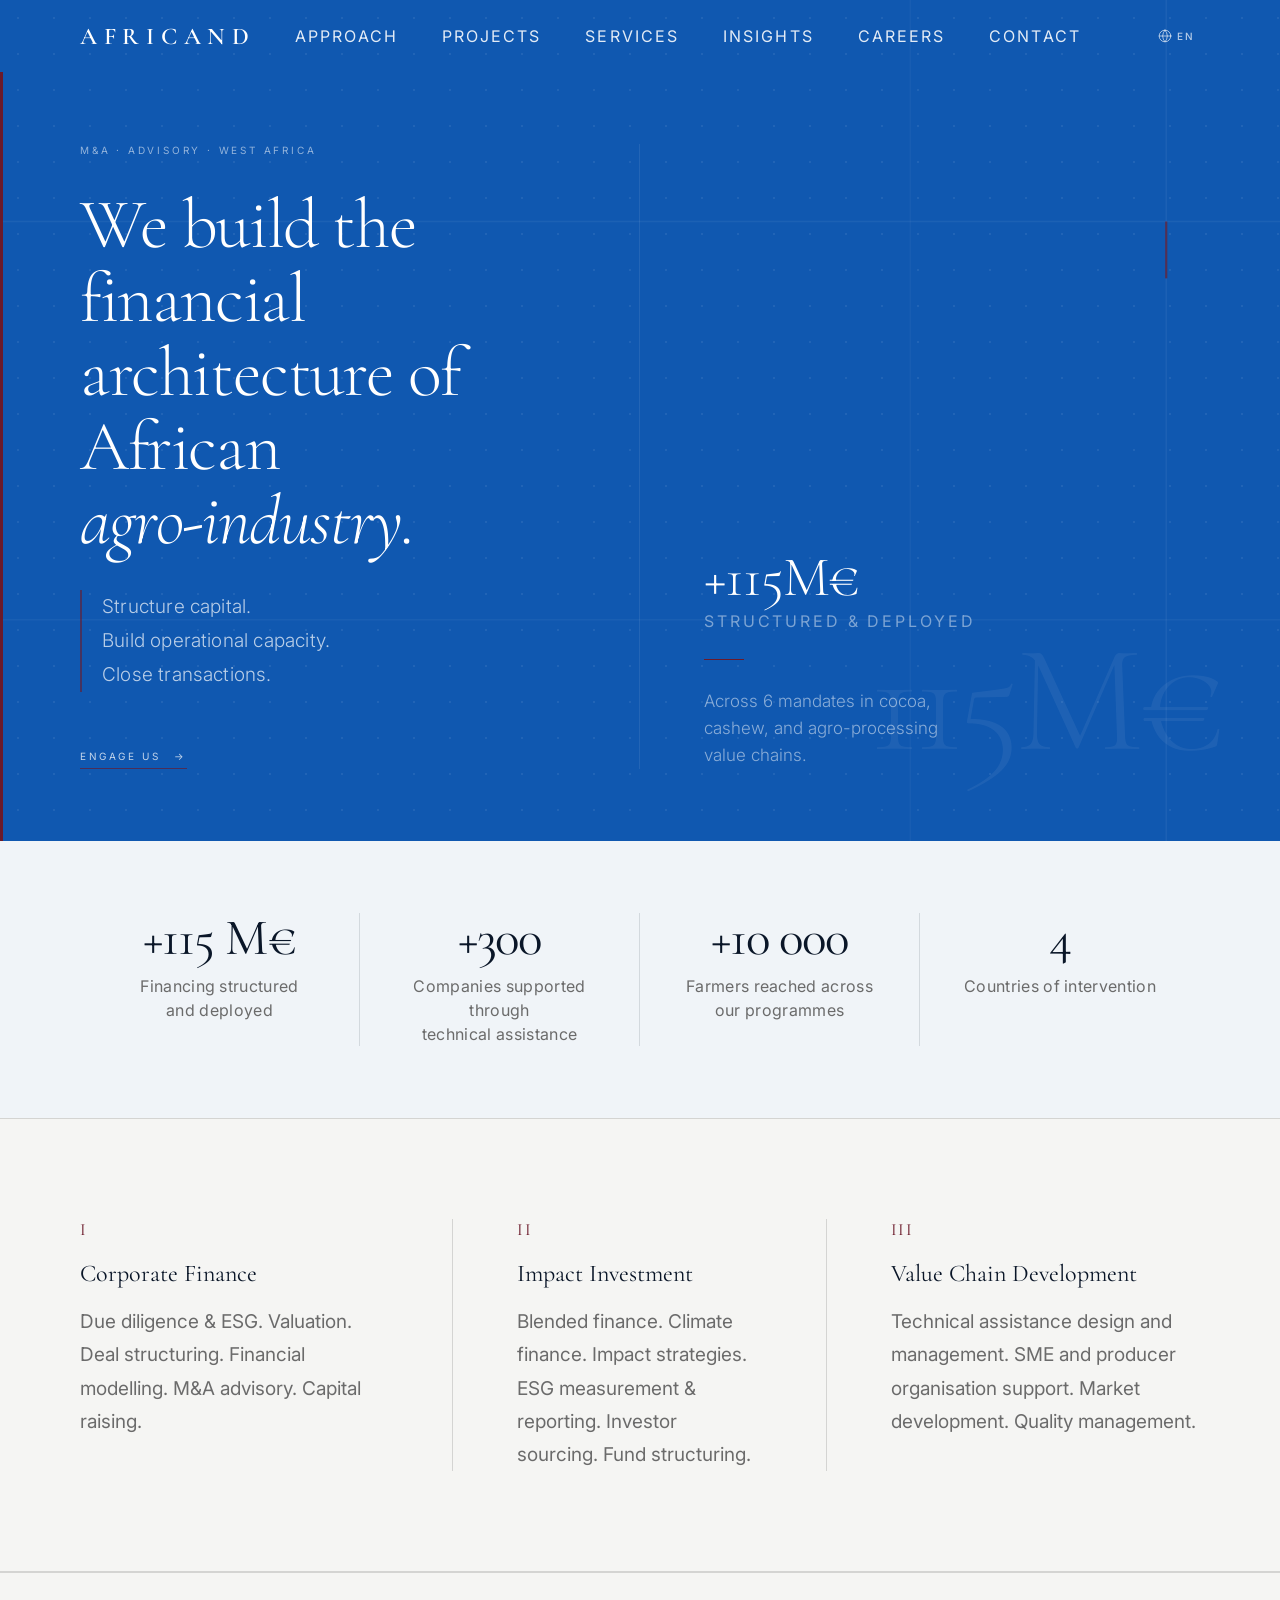
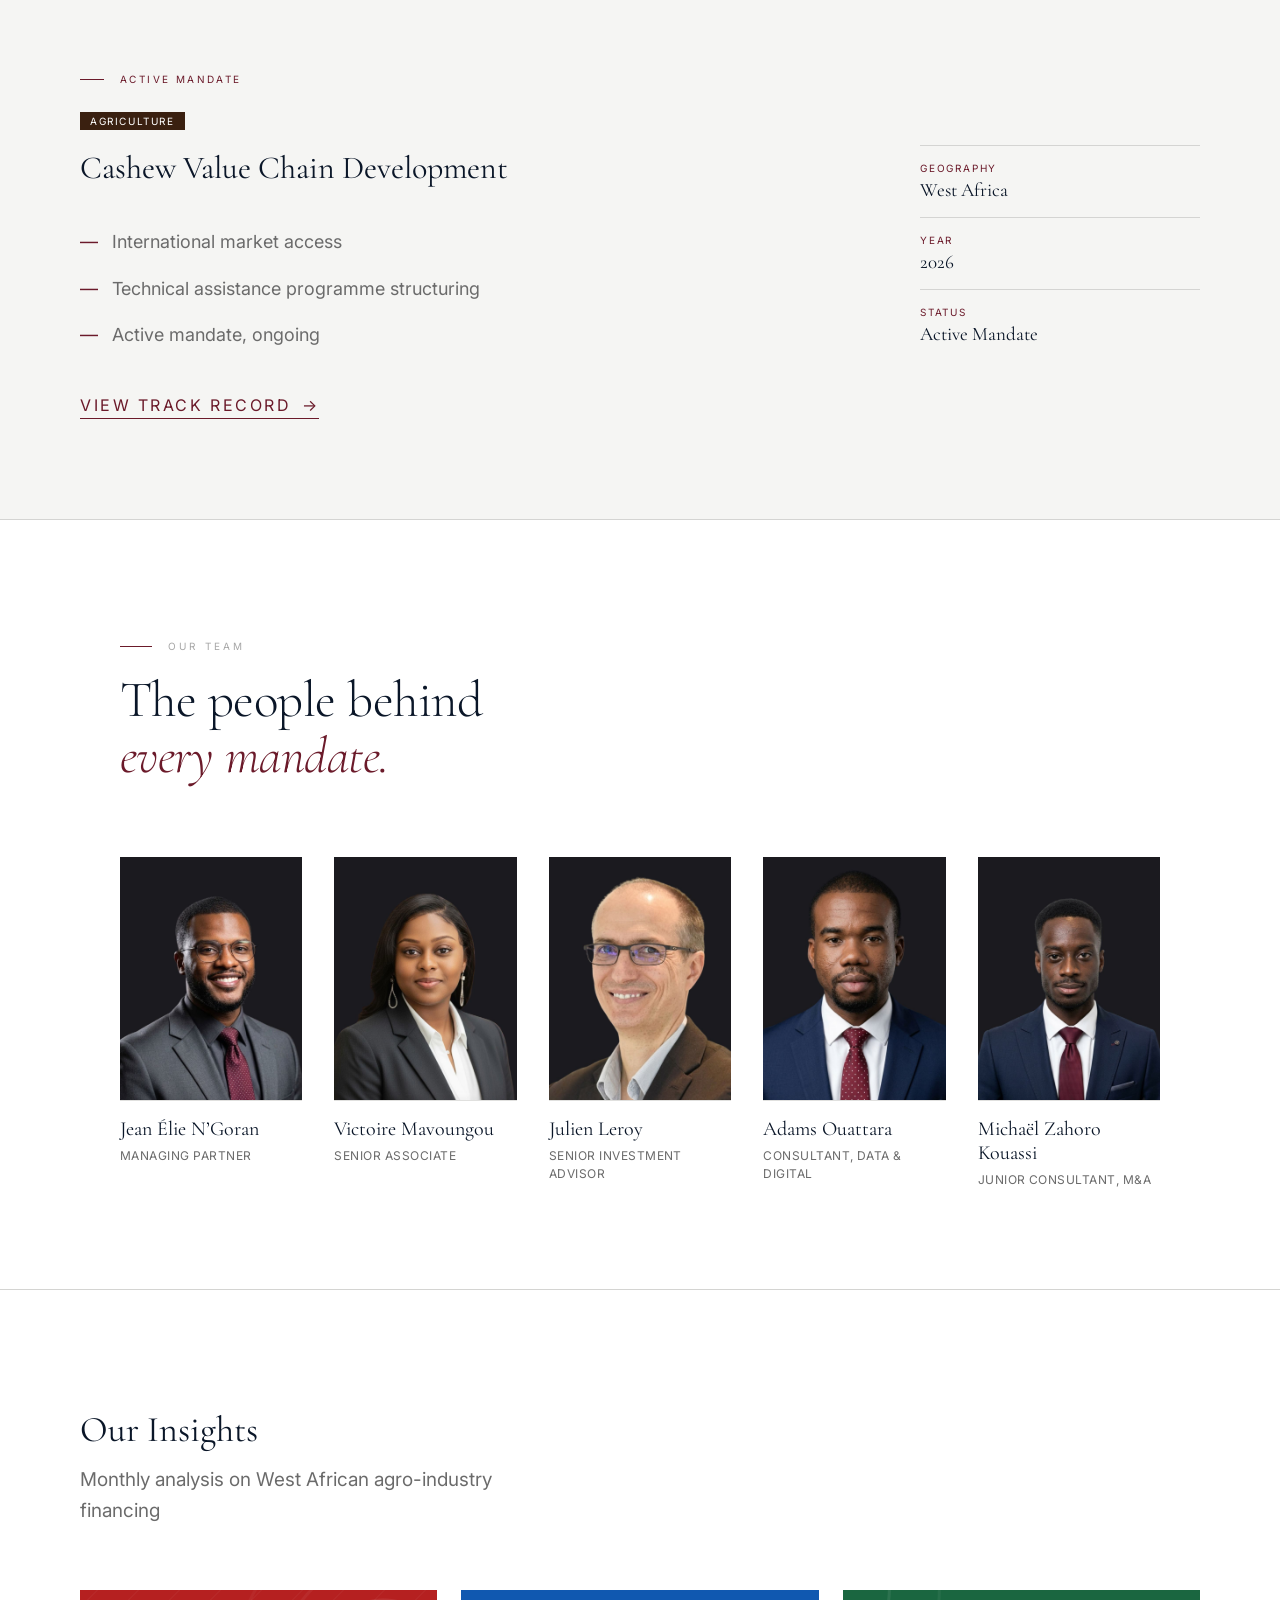
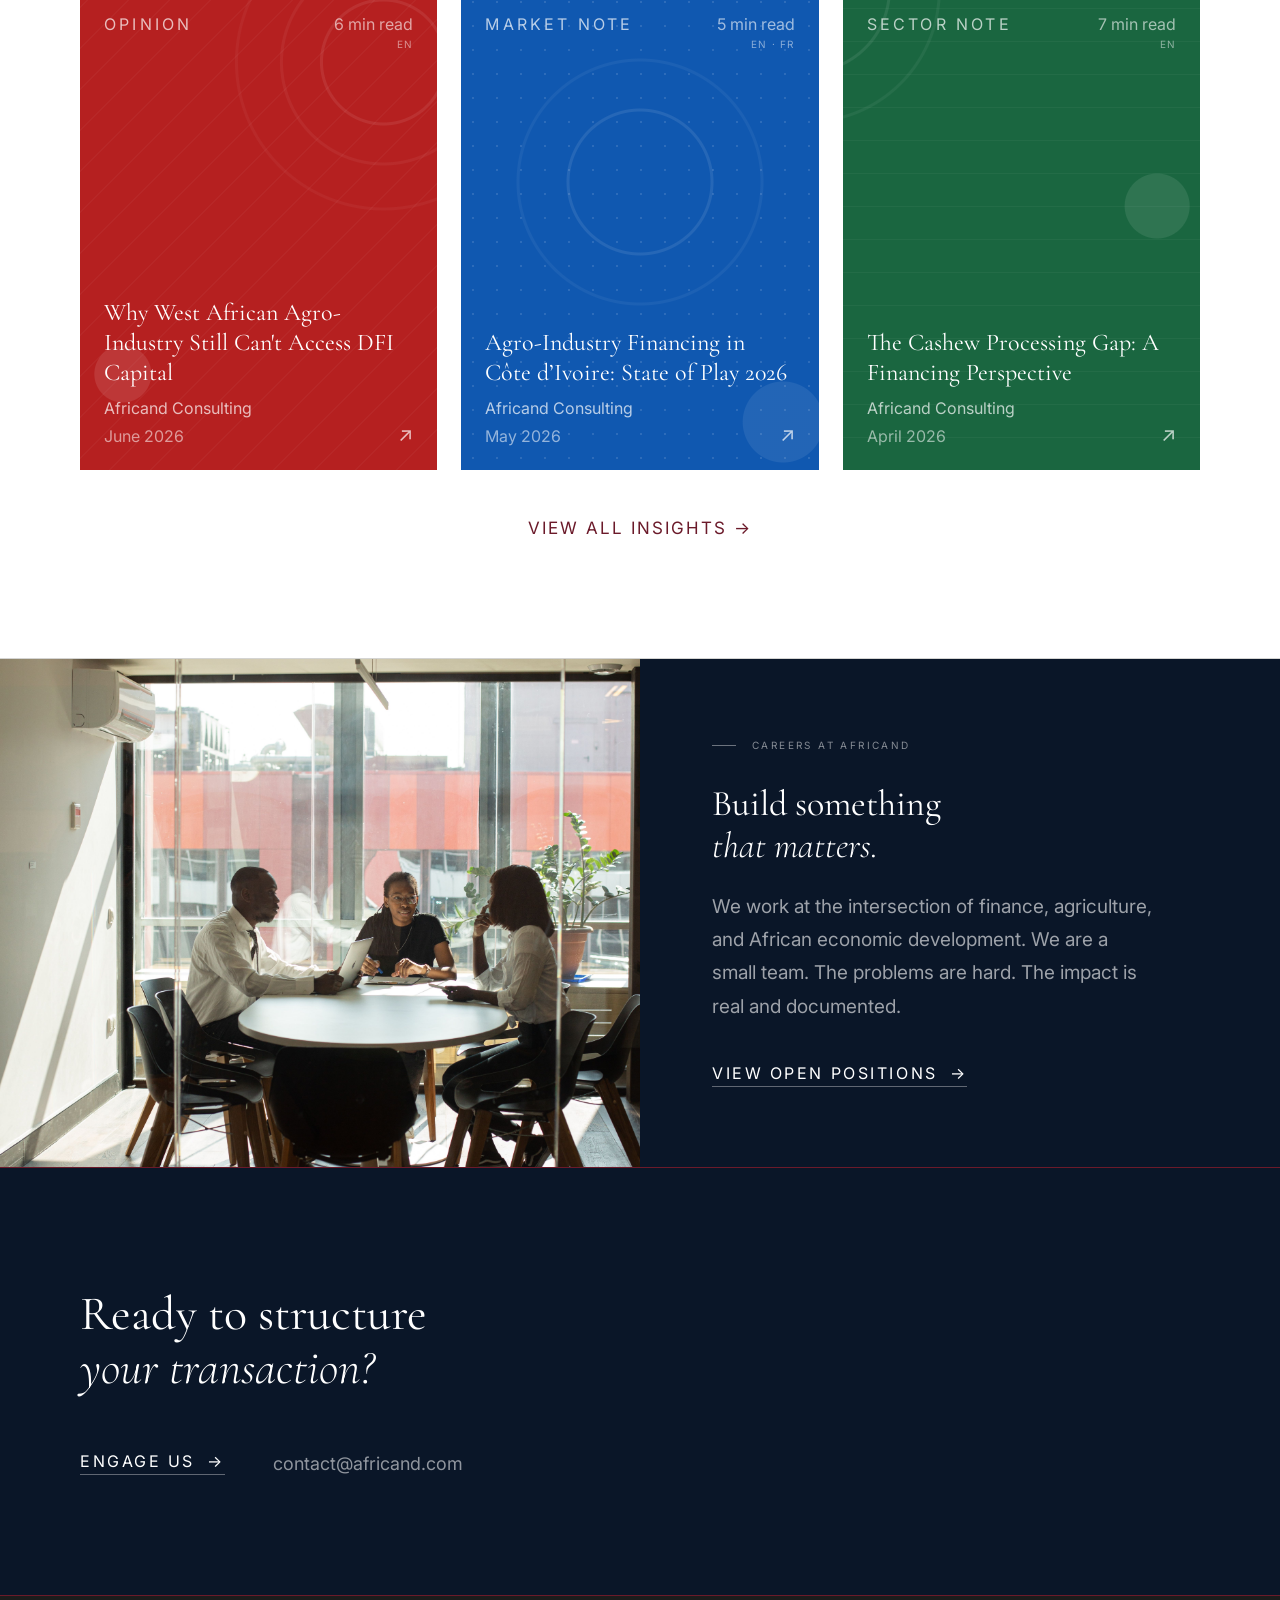
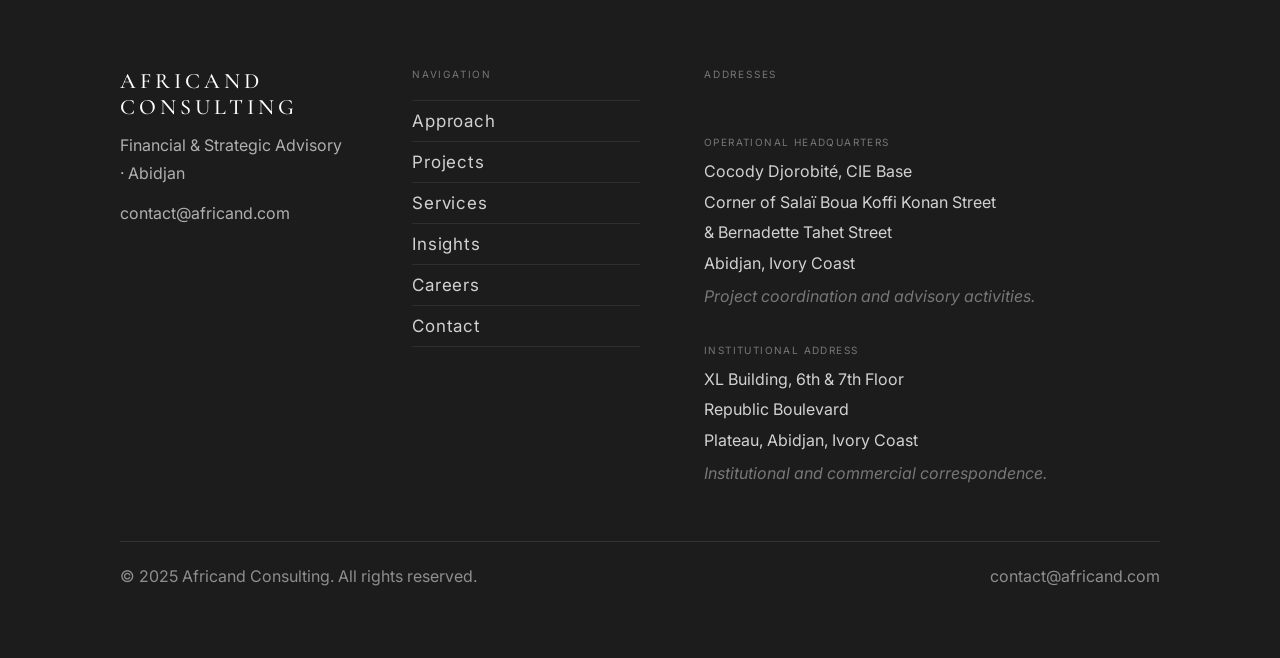
<file: Afrincand consulting final/index.html>
<!DOCTYPE html>
<html lang="en">

<head>
  <meta charset="UTF-8" />
  <meta name="viewport" content="width=device-width, initial-scale=1.0, viewport-fit=cover" />
  <meta name="description" content="M&A and strategic advisory for agro-industrial value chains across West Africa. We structure capital and build operational capacity." />
  <meta property="og:type"        content="website" />
  <meta property="og:title"       content="Africand Consulting — West Africa Agro-Industry Advisory" />
  <meta property="og:description" content="M&A and strategic advisory for agro-industrial value chains across West Africa. We structure capital and build operational capacity." />
  <meta property="og:image"       content="https://africand.com/images/og-cover.jpg" />
  <meta property="og:url"         content="https://africand.com/" />
  <meta name="twitter:card"        content="summary_large_image" />
  <meta name="twitter:title"       content="Africand Consulting — West Africa Agro-Industry Advisory" />
  <meta name="twitter:description" content="M&A and strategic advisory for agro-industrial value chains across West Africa. We structure capital and build operational capacity." />
  <link rel="canonical" href="https://africand.com/" />
  <title>Africand Consulting — West Africa Agro-Industry Advisory</title>
  <link rel="preconnect" href="https://fonts.googleapis.com" />
  <link rel="preconnect" href="https://fonts.gstatic.com" crossorigin />
  <link
    href="https://fonts.googleapis.com/css2?family=Cormorant+Garamond:ital,wght@0,300;0,400;0,500;0,600;1,300;1,400;1,500&family=Inter:wght@300;400;500&display=swap"
    rel="stylesheet" />
  <link rel="stylesheet" href="css/index.css">
  <link rel="stylesheet" href="css/nav-mobile.css">
</head>

<body>

  <!-- NAV -->
  <nav>
    <a href="index.html" class="nav-logo">Africand</a>
    <ul class="nav-links" id="navLinks">
      <li><a href="approach.html" data-en="Approach" data-fr="Approche">Approach</a></li>
      <li><a href="projects.html" data-en="Projects" data-fr="Projets">Projects</a></li>
      <li><a href="services.html" data-en="Services" data-fr="Services">Services</a></li>
      <li><a href="insights.html" data-en="Insights" data-fr="Publications">Insights</a></li>
      <li><a href="careers.html" data-en="Careers" data-fr="Carri&#232;res">Careers</a></li>
      <li><a href="contact.html" data-en="Contact" data-fr="Contact">Contact</a></li>
      <li class="nav-lang-mobile">
        <button class="nav-lang-btn" onclick="toggleLang()" aria-label="Switch language">
          <svg width="14" height="14" viewBox="0 0 24 24" fill="none" stroke="currentColor" stroke-width="1.5" stroke-linecap="round" stroke-linejoin="round"><circle cx="12" cy="12" r="10"/><path d="M2 12h20"/><path d="M12 2a15.3 15.3 0 0 1 4 10 15.3 15.3 0 0 1-4 10 15.3 15.3 0 0 1-4-10 15.3 15.3 0 0 1 4-10z"/></svg>
          <span data-en="Language" data-fr="Langue">Language</span>
          <span class="lang-current-mobile">EN</span>
        </button>
      </li>
    </ul>
    <button class="nav-burger" id="burger" aria-label="Menu">
      <span></span><span></span><span></span>
    </button>
    <div class="lang-switch">
      <button class="lang-toggle" id="langToggle" onclick="toggleLang()" aria-label="Switch language">
        <svg class="lang-globe" width="14" height="14" viewBox="0 0 24 24" fill="none" stroke="currentColor" stroke-width="1.5" stroke-linecap="round" stroke-linejoin="round" aria-hidden="true"><circle cx="12" cy="12" r="10"/><path d="M2 12h20"/><path d="M12 2a15.3 15.3 0 0 1 4 10 15.3 15.3 0 0 1-4 10 15.3 15.3 0 0 1-4-10 15.3 15.3 0 0 1 4-10z"/></svg>
        <span class="lang-current">EN</span>
      </button>
    </div>
  </nav>

  <!-- §1 HERO -->
  <section class="hero">
    <div class="hero-light" aria-hidden="true"></div>
    <div class="hero-vignette" aria-hidden="true"></div>

    <!-- Éléments décoratifs géométriques -->
    <div class="hero-deco" aria-hidden="true">
      <svg class="hero-deco-svg" viewBox="0 0 900 600" fill="none" xmlns="http://www.w3.org/2000/svg" preserveAspectRatio="xMidYMid slice">
        <!-- Trait vertical droit -->
        <line x1="820" y1="0" x2="820" y2="600" stroke="rgba(255,255,255,0.06)" stroke-width="1"/>
        <!-- Trait vertical secondaire -->
        <line x1="640" y1="0" x2="640" y2="600" stroke="rgba(255,255,255,0.04)" stroke-width="1"/>
        <!-- Trait horizontal haut -->
        <line x1="0" y1="160" x2="900" y2="160" stroke="rgba(255,255,255,0.05)" stroke-width="1"/>
        <!-- Trait horizontal bas -->
        <line x1="0" y1="440" x2="900" y2="440" stroke="rgba(255,255,255,0.04)" stroke-width="1"/>
        <!-- Accent bordeaux — petit trait vertical -->
        <line x1="820" y1="160" x2="820" y2="200" stroke="rgba(107,26,42,0.7)" stroke-width="1.5"/>
      </svg>
    </div>
    <div class="hero-inner">
      <p class="hero-label" data-en="M&amp;A · Advisory · West Africa" data-fr="M&amp;A · Conseil · Afrique de l&#8217;Ouest">M&amp;A · Advisory · West Africa</p>
      <h1 class="hero-title"
        data-en="We build the financial<br>architecture of African<br><em>agro-industry.</em>"
        data-fr="Nous construisons l&#8217;architecture<br>financi&#232;re de l&#8217;agro-industrie<br><em>africaine.</em>">
        We build the financial<br>architecture of African<br><em>agro-industry.</em>
      </h1>
      <div class="hero-taglines">
        <p data-en="Structure capital." data-fr="Structurer le capital.">Structure capital.</p>
        <p data-en="Build operational capacity." data-fr="Renforcer les capacit&#233;s.">Build operational capacity.</p>
        <p data-en="Close transactions." data-fr="Finaliser les transactions.">Close transactions.</p>
      </div>
      <a href="contact.html" class="hero-cta">
        <span data-en="Engage Us" data-fr="Nous Contacter">Engage Us</span> <span class="arrow">&#8594;</span>
      </a>
    </div>
    <div class="hero-stat-accent">
      <span class="has-number" aria-hidden="true">115M€</span>
      <div class="has-line">
        <span class="has-value">+115M€</span>
        <span class="has-desc" data-en="Structured &amp; deployed" data-fr="Structur&#233;s &amp; d&#233;ploy&#233;s">Structured &amp; deployed</span>
      </div>
      <div class="has-divider"></div>
      <p class="has-sub" data-en="Across 6 mandates in cocoa, cashew, and agro-processing value chains." data-fr="Sur 6 mandats dans les fili&#232;res cacao, noix de cajou et transformation agro-industrielle.">Across 6 mandates in cocoa, cashew, and agro-processing value chains.</p>
    </div>
  </section>

  <!-- §2 CHIFFRES CLÉS -->
  <section class="stats-bloc">
    <div class="stat-item" id="stat1">
      <p class="stat-number">+115 M€</p>
      <p class="stat-label" data-en="Financing structured<br>and deployed" data-fr="Financements octroy&#233;s<br>ou cibl&#233;s">Financing structured<br>and deployed</p>
    </div>
    <div class="stat-item" id="stat2">
      <p class="stat-number">+300</p>
      <p class="stat-label" data-en="Companies supported through<br>technical assistance" data-fr="Entreprises<br>accompagn&#233;es">Companies supported through<br>technical assistance</p>
    </div>
    <div class="stat-item" id="stat3">
      <p class="stat-number">+10 000</p>
      <p class="stat-label" data-en="Farmers reached across<br>our programmes" data-fr="Agriculteurs<br>impact&#233;s">Farmers reached across<br>our programmes</p>
    </div>
    <div class="stat-item" id="stat4">
      <p class="stat-number">4</p>
      <p class="stat-label" data-en="Countries of intervention" data-fr="Pays d'intervention">Countries of intervention</p>
    </div>
  </section>

  <!-- §3 EXPERTISE — TROIS DISCIPLINES -->
  <section class="values-bloc">
    <div class="values-grid" id="valuesGrid">
      <div class="value-col">
        <span class="val-num">I</span>
        <h3 class="val-title" data-en="Corporate Finance" data-fr="Finance d&#8217;Entreprise">Corporate Finance</h3>
        <p class="val-body" data-en="Due diligence &amp; ESG. Valuation. Deal structuring. Financial modelling. M&amp;A advisory. Capital raising." data-fr="Due diligence &amp; ESG. Valorisation. Structuration. Mod&eacute;lisation financi&egrave;re. Conseil M&amp;A. Lev&eacute;e de fonds.">Due diligence &amp; ESG. Valuation. Deal structuring. Financial modelling. M&amp;A advisory. Capital raising.</p>
      </div>
      <div class="value-col">
        <span class="val-num">II</span>
        <h3 class="val-title" data-en="Impact Investment" data-fr="Investissement &#224; Impact">Impact Investment</h3>
        <p class="val-body" data-en="Blended finance. Climate finance. Impact strategies. ESG measurement &amp; reporting. Investor sourcing. Fund structuring." data-fr="Finance mixte. Finance climatique. Strat&eacute;gies d&apos;impact. Mesure &amp; reporting ESG. Identification d&apos;investisseurs. Structuration de fonds.">Blended finance. Climate finance. Impact strategies. ESG measurement &amp; reporting. Investor sourcing. Fund structuring.</p>
      </div>
      <div class="value-col">
        <span class="val-num">III</span>
        <h3 class="val-title" data-en="Value Chain Development" data-fr="D&#233;veloppement de Fili&#232;res">Value Chain Development</h3>
        <p class="val-body" data-en="Technical assistance design and management. SME and producer organisation support. Market development. Quality management." data-fr="Conception et gestion de l&apos;assistance technique. Appui aux PME et aux organisations de producteurs. D&eacute;veloppement des march&eacute;s. Gestion de la qualit&eacute;.">Technical assistance design and management. SME and producer organisation support. Market development. Quality management.</p>
      </div>
    </div>
  </section>

  <!-- §4 TRACK RECORD -->
  <section class="latest-tx-bloc" id="latestTxEl">
    <div class="ltx-left">
      <p class="ltx-eyebrow" data-en="Active Mandate" data-fr="Mandat Actif">Active Mandate</p>
      <span class="ltx-tag">Agriculture</span>
      <h2 class="ltx-title" data-en="Cashew Value Chain Development" data-fr="D&#233;veloppement de la Fili&#232;re Cajou">Cashew Value Chain Development</h2>
      <ul class="ltx-points">
        <li data-en="International market access" data-fr="Acc&egrave;s au march&eacute; international">International market access</li>
        <li data-en="Technical assistance programme structuring" data-fr="Structuration d&apos;un programme d&apos;assistance technique">Technical assistance programme structuring</li>
        <li data-en="Active mandate, ongoing" data-fr="Mandat actif en cours">Active mandate, ongoing</li>
      </ul>
      <a href="projects.html" class="ltx-link"><span data-en="View Track Record" data-fr="Voir le Bilan de Transactions">View Track Record</span> <span class="arrow">&#8594;</span></a>
    </div>
    <div class="ltx-meta">
      <div class="ltx-meta-row">
        <span class="ltx-meta-key" data-en="Geography" data-fr="G&eacute;ographie">Geography</span>
        <span class="ltx-meta-val" data-en="West Africa" data-fr="Afrique de l&apos;Ouest">West Africa</span>
      </div>
      <div class="ltx-meta-row">
        <span class="ltx-meta-key" data-en="Year" data-fr="Ann&eacute;e">Year</span>
        <span class="ltx-meta-val">2026</span>
      </div>
      <div class="ltx-meta-row">
        <span class="ltx-meta-key" data-en="Status" data-fr="Statut">Status</span>
        <span class="ltx-meta-val" data-en="Active Mandate" data-fr="Mandat Actif">Active Mandate</span>
      </div>
    </div>
  </section>

  <!-- §5 TEAM -->
  <section class="team-section" id="teamEl">
    <div class="team-section-header">
      <p class="team-eyebrow" data-en="Our Team" data-fr="Notre &Eacute;quipe">Our Team</p>
      <h2 class="team-section-title" data-en="The people behind every mandate." data-fr="Les personnes derri&egrave;re chaque mandat.">The people behind<br><em>every mandate.</em></h2>
    </div>
    <div class="team-grid">
      <div class="team-card" data-reveal data-index="01">
        <div class="team-card-photo">
          <img loading="lazy" src="images/team/jean-elie-ngoran.jpeg" alt="Jean &Eacute;lie N'Goran" style="width:100%;height:100%;object-fit:cover;object-position:center top;" />
        </div>
        <div class="team-card-info">
          <h3 class="team-card-name">Jean &#201;lie N&#8217;Goran</h3>
          <p class="team-card-title" data-en="Managing Partner" data-fr="Associ&eacute; G&eacute;rant">Managing Partner</p>
        </div>
      </div>
      <div class="team-card" data-reveal data-index="02">
        <div class="team-card-photo">
          <img loading="lazy" src="images/team/victoire-mavoungou.jpeg" alt="Victoire Mavoungou" style="width:100%;height:100%;object-fit:cover;object-position:center top;" />
        </div>
        <div class="team-card-info">
          <h3 class="team-card-name">Victoire Mavoungou</h3>
          <p class="team-card-title" data-en="Senior Associate" data-fr="Senior Associate">Senior Associate</p>
        </div>
      </div>
      <div class="team-card" data-reveal data-index="03">
        <div class="team-card-photo">
          <img loading="lazy" src="images/team/julien-leroy.jpeg" alt="Julien Leroy" style="width:100%;height:100%;object-fit:cover;object-position:center top;" />
        </div>
        <div class="team-card-info">
          <h3 class="team-card-name">Julien Leroy</h3>
          <p class="team-card-title" data-en="Senior Investment Advisor" data-fr="Senior Investment Advisor">Senior Investment Advisor</p>
        </div>
      </div>
      <div class="team-card" data-reveal data-index="04">
        <div class="team-card-photo">
          <img loading="lazy" src="images/team/hamed-adam-ouattara.jpeg" alt="Adams Ouattara" style="width:100%;height:100%;object-fit:cover;object-position:center top;" />
        </div>
        <div class="team-card-info">
          <h3 class="team-card-name">Adams Ouattara</h3>
          <p class="team-card-title" data-en="Consultant, Data &amp; Digital" data-fr="Consultant, Data &amp; Digital">Consultant, Data &amp; Digital</p>
        </div>
      </div>
      <div class="team-card" data-reveal data-index="05">
        <div class="team-card-photo">
          <img loading="lazy" src="images/team/michael-kouassi.jpeg" alt="Micha&euml;l Zahoro Kouassi" style="width:100%;height:100%;object-fit:cover;object-position:center top;" />
        </div>
        <div class="team-card-info">
          <h3 class="team-card-name">Micha&#235;l Zahoro Kouassi</h3>
          <p class="team-card-title" data-en="Junior Consultant, M&amp;A" data-fr="Consultant Junior, M&amp;A">Junior Consultant, M&amp;A</p>
        </div>
      </div>
    </div>
  </section>

  <!-- §6 MANAGING PARTNER — CITATION -->

  <!-- §7 INSIGHTS -->
  <section class="insights-bloc">
    <div class="insights-header" id="insightsHeader">
      <h2 class="insights-section-title" data-en="Our Insights" data-fr="Nos Publications">Our Insights</h2>
      <p class="insights-section-sub" data-en="Monthly analysis on West African agro-industry financing" data-fr="Analyses mensuelles sur le financement de l&#8217;agro-industrie en Afrique de l&#8217;Ouest">Monthly analysis on West African agro-industry financing</p>
    </div>
    <div class="insights-grid">
      <a href="insights/why-west-african-agro-industry-cant-access-dfi-capital.html" class="insight-card" id="icard1">
        <div class="card-img"></div>
        <div class="card-overlay overlay-opinion"></div>
        <div class="card-content">
          <div class="card-top">
            <span class="card-tag">Opinion</span>
            <div class="card-top-right"><span class="card-readtime">6 min read</span><span class="card-lang">EN</span></div>
          </div>
          <div class="card-bottom">
            <h3 class="card-title" data-en="Why West African Agro-Industry Still Can't Access DFI Capital" data-fr="Pourquoi l&apos;Agro-industrie Ouest-Africaine ne Peut Toujours Pas Acc&eacute;der aux Capitaux des IFD">Why West African Agro-Industry Still Can't Access DFI Capital</h3>
            <p class="card-author">Africand Consulting</p>
            <p class="card-date">June 2026</p>
          </div>
        </div>
        <span class="card-arrow">&#8599;</span>
      </a>
      <a href="insights/agro-industry-financing-cote-divoire-2026.html" class="insight-card" id="icard2">
        <div class="card-img"></div>
        <div class="card-overlay overlay-market"></div>
        <div class="card-content">
          <div class="card-top">
            <span class="card-tag">Market Note</span>
            <div class="card-top-right"><span class="card-readtime">5 min read</span><span class="card-lang">EN &middot; FR</span></div>
          </div>
          <div class="card-bottom">
            <h3 class="card-title" data-en="Agro-Industry Financing in C&#244;te d&#8217;Ivoire: State of Play 2026" data-fr="Financement de l&apos;Agro-industrie en C&ocirc;te d&apos;Ivoire : &Eacute;tat des Lieux 2026">Agro-Industry Financing in C&#244;te d&#8217;Ivoire: State of Play 2026</h3>
            <p class="card-author">Africand Consulting</p>
            <p class="card-date">May 2026</p>
          </div>
        </div>
        <span class="card-arrow">&#8599;</span>
      </a>
      <a href="insights/cashew-processing-gap-financing.html" class="insight-card" id="icard3">
        <div class="card-img"></div>
        <div class="card-overlay overlay-sector"></div>
        <div class="card-content">
          <div class="card-top">
            <span class="card-tag">Sector Note</span>
            <div class="card-top-right"><span class="card-readtime">7 min read</span><span class="card-lang">EN</span></div>
          </div>
          <div class="card-bottom">
            <h3 class="card-title" data-en="The Cashew Processing Gap: A Financing Perspective" data-fr="Le D&eacute;ficit de Transformation du Cajou : Une Perspective de Financement">The Cashew Processing Gap: A Financing Perspective</h3>
            <p class="card-author">Africand Consulting</p>
            <p class="card-date">April 2026</p>
          </div>
        </div>
        <span class="card-arrow">&#8599;</span>
      </a>
    </div>
    <a href="insights.html" class="insights-viewall">
      <span data-en="View all Insights" data-fr="Voir toutes les Publications">View all Insights</span>&nbsp;<span>&#8594;</span>
    </a>
  </section>

  <!-- §8 CAREERS -->
  <section class="careers-bloc" id="careersEl">

    <div class="careers-photo" style="background-image:url('images/careers-office.jpg')"></div>
    <div class="careers-content">
      <p class="careers-eyebrow" data-en="Careers at Africand" data-fr="Carri&egrave;res chez Africand">Careers at Africand</p>
      <h2 class="careers-title" data-en="Build something<br><em>that matters.</em>" data-fr="Construire quelque chose<br><em>qui compte.</em>">Build something<br><em>that matters.</em></h2>
      <p class="careers-body"
        data-en="We work at the intersection of finance, agriculture, and African economic development. We are a small team. The problems are hard. The impact is real and documented."
        data-fr="Nous travaillons &agrave; l&apos;intersection de la finance, de l&apos;agriculture et du d&eacute;veloppement &eacute;conomique africain. Nous sommes une petite &eacute;quipe. Les probl&egrave;mes sont complexes. L&apos;impact est r&eacute;el et document&eacute;">
        We work at the intersection of finance, agriculture, and African economic development. We are a small team. The problems are hard. The impact is real and documented.
      </p>
      <a href="careers.html" class="careers-link">
        <span data-en="View Open Positions" data-fr="Voir les Postes Ouverts">View Open Positions</span> <span class="arrow">&#8594;</span>
      </a>
    </div>
  </section>

  <!-- §9 CTA FINAL -->
  <section class="cta-bloc">
    <h2 class="cta-title" data-en="Ready to structure<br><em>your transaction?</em>" data-fr="Pr&#234;t &#224; structurer<br><em>votre transaction&#160;?</em>">
      Ready to structure<br><em>your transaction?</em>
    </h2>
    <div class="cta-row">
      <a href="contact.html" class="cta-link">
        <span data-en="Engage Us" data-fr="Nous Contacter">Engage Us</span> <span class="arrow">&#8594;</span>
      </a>
      <span class="cta-email">contact@africand.com</span>
    </div>
  </section>

  <!-- FOOTER -->
  <footer>
    <div class="footer-inner">
      <div class="footer-brand">
        <p class="footer-logo">Africand Consulting</p>
        <p class="footer-tagline" data-en="Financial &amp; Strategic Advisory · Abidjan"
          data-fr="Conseil Financier &amp; Strat&#233;gique · Abidjan">Financial &amp; Strategic Advisory · Abidjan</p>
        <p class="footer-contact-email"><a href="mailto:contact@africand.com">contact@africand.com</a></p>
      </div>
      <div class="footer-nav-col">
        <p class="footer-col-label" data-en="Navigation" data-fr="Navigation">Navigation</p>
        <ul class="footer-links">
          <li><a href="approach.html" data-en="Approach" data-fr="Approche">Approach</a></li>
          <li><a href="projects.html" data-en="Projects" data-fr="Projets">Projects</a></li>
          <li><a href="services.html" data-en="Services" data-fr="Services">Services</a></li>
          <li><a href="insights.html" data-en="Insights" data-fr="Publications">Insights</a></li>
          <li><a href="careers.html" data-en="Careers" data-fr="Carri&#232;res">Careers</a></li>
          <li><a href="contact.html" data-en="Contact" data-fr="Contact">Contact</a></li>
        </ul>
      </div>
      <div class="footer-addr-col">
        <p class="footer-col-label" data-en="Addresses" data-fr="Adresses">Addresses</p>
        <div class="footer-addr-item">
          <p class="footer-addr-label" data-en="Operational Headquarters" data-fr="Si&#232;ge Op&#233;rationnel">
            Operational Headquarters</p>
          <p class="footer-addr-value">
            Cocody Djorobité, CIE Base<br>
            Corner of Salaï Boua Koffi Konan Street<br>
            &amp; Bernadette Tahet Street<br>
            Abidjan, Ivory Coast
          </p>
          <p class="footer-addr-note" data-en="Project coordination and advisory activities."
            data-fr="Coordination de projets et activit&#233;s de conseil.">Project coordination and advisory
            activities.</p>
        </div>
        <div class="footer-addr-item">
          <p class="footer-addr-label" data-en="Institutional Address" data-fr="Adresse Institutionnelle">Institutional
            Address</p>
          <p class="footer-addr-value">
            XL Building, 6th &amp; 7th Floor<br>
            Republic Boulevard<br>
            Plateau, Abidjan, Ivory Coast
          </p>
          <p class="footer-addr-note" data-en="Institutional and commercial correspondence."
            data-fr="Correspondance institutionnelle et commerciale.">Institutional and commercial correspondence.</p>
        </div>
      </div>
    </div>
    <div class="footer-bottom">
      <p class="footer-copy" data-en="© 2025 Africand Consulting. All rights reserved."
        data-fr="© 2025 Africand Consulting. Tous droits r&#233;serv&#233;s.">© 2025 Africand Consulting. All rights
        reserved.</p>
      <p class="footer-legal">contact@africand.com</p>
    </div>
  </footer>
  <script src="js/main.js" defer></script>
  <script src="js/index.js" defer></script>


</body>

</html>
</file>
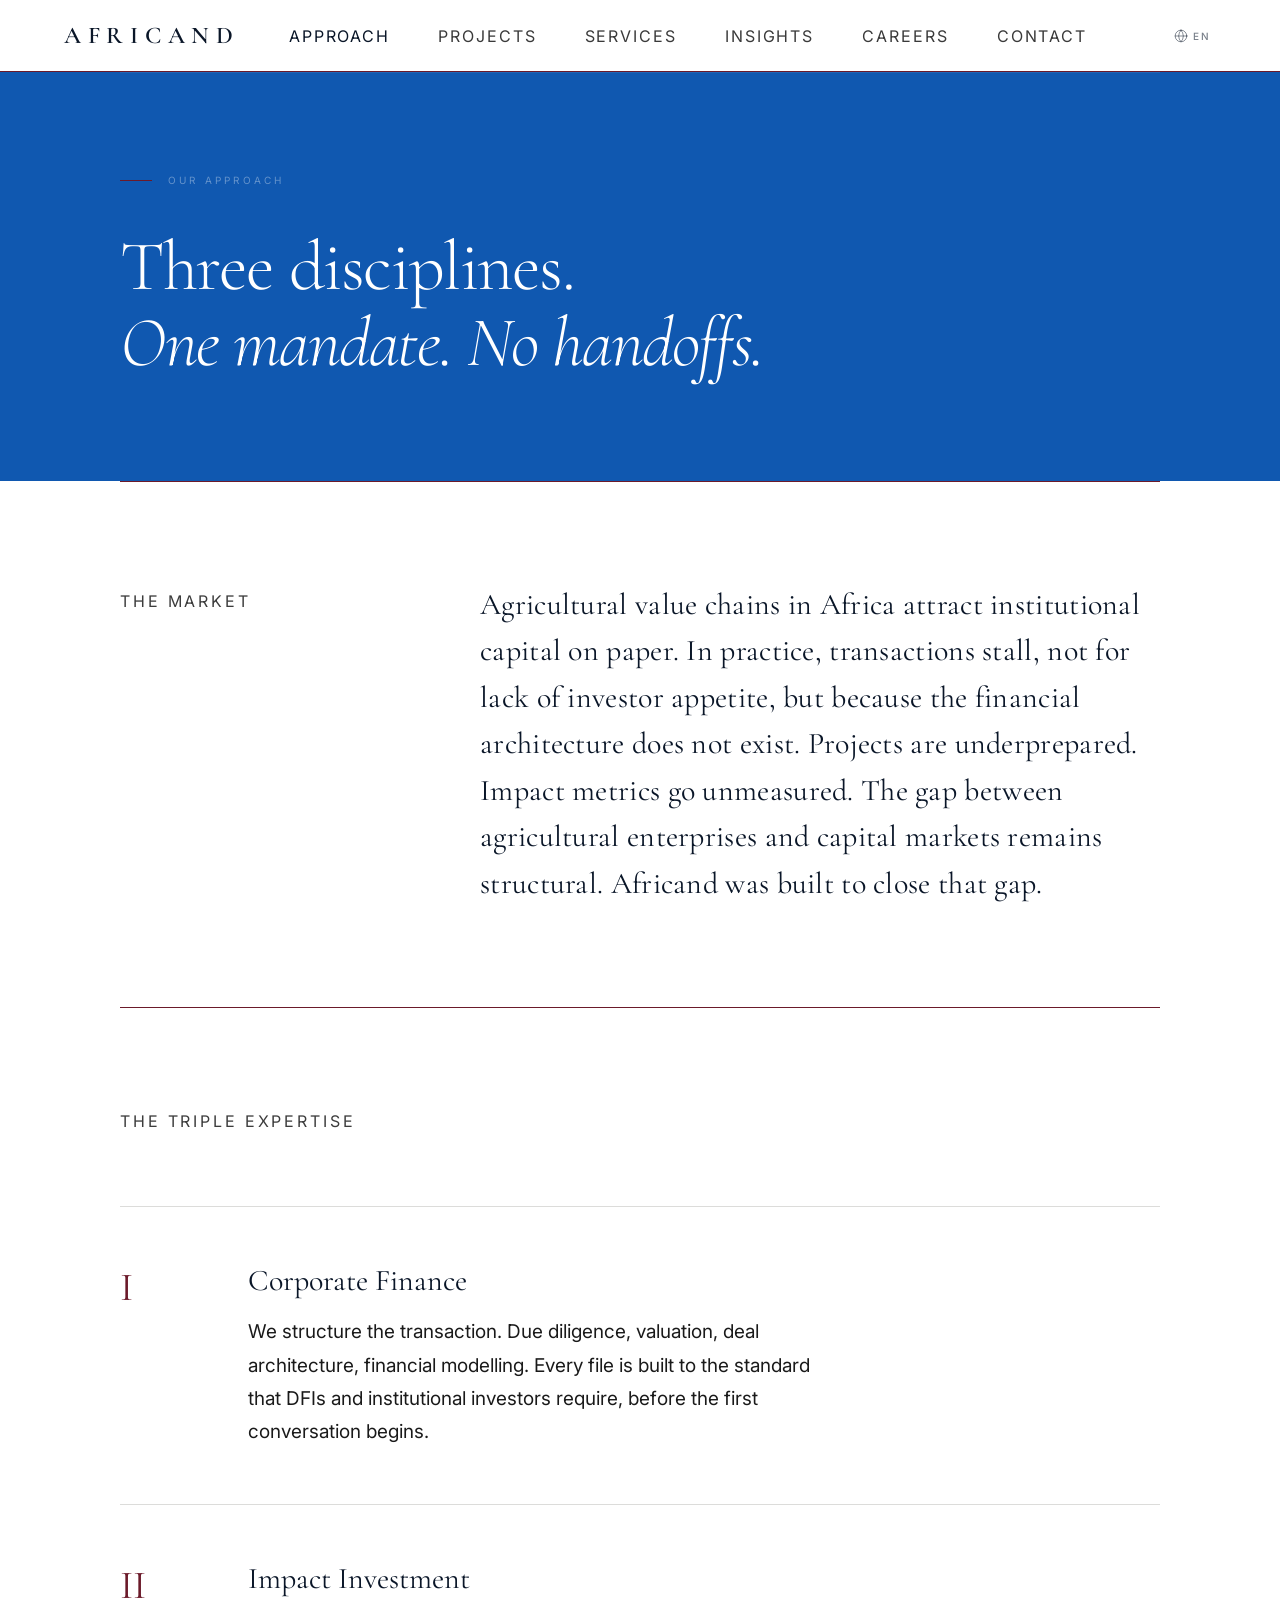
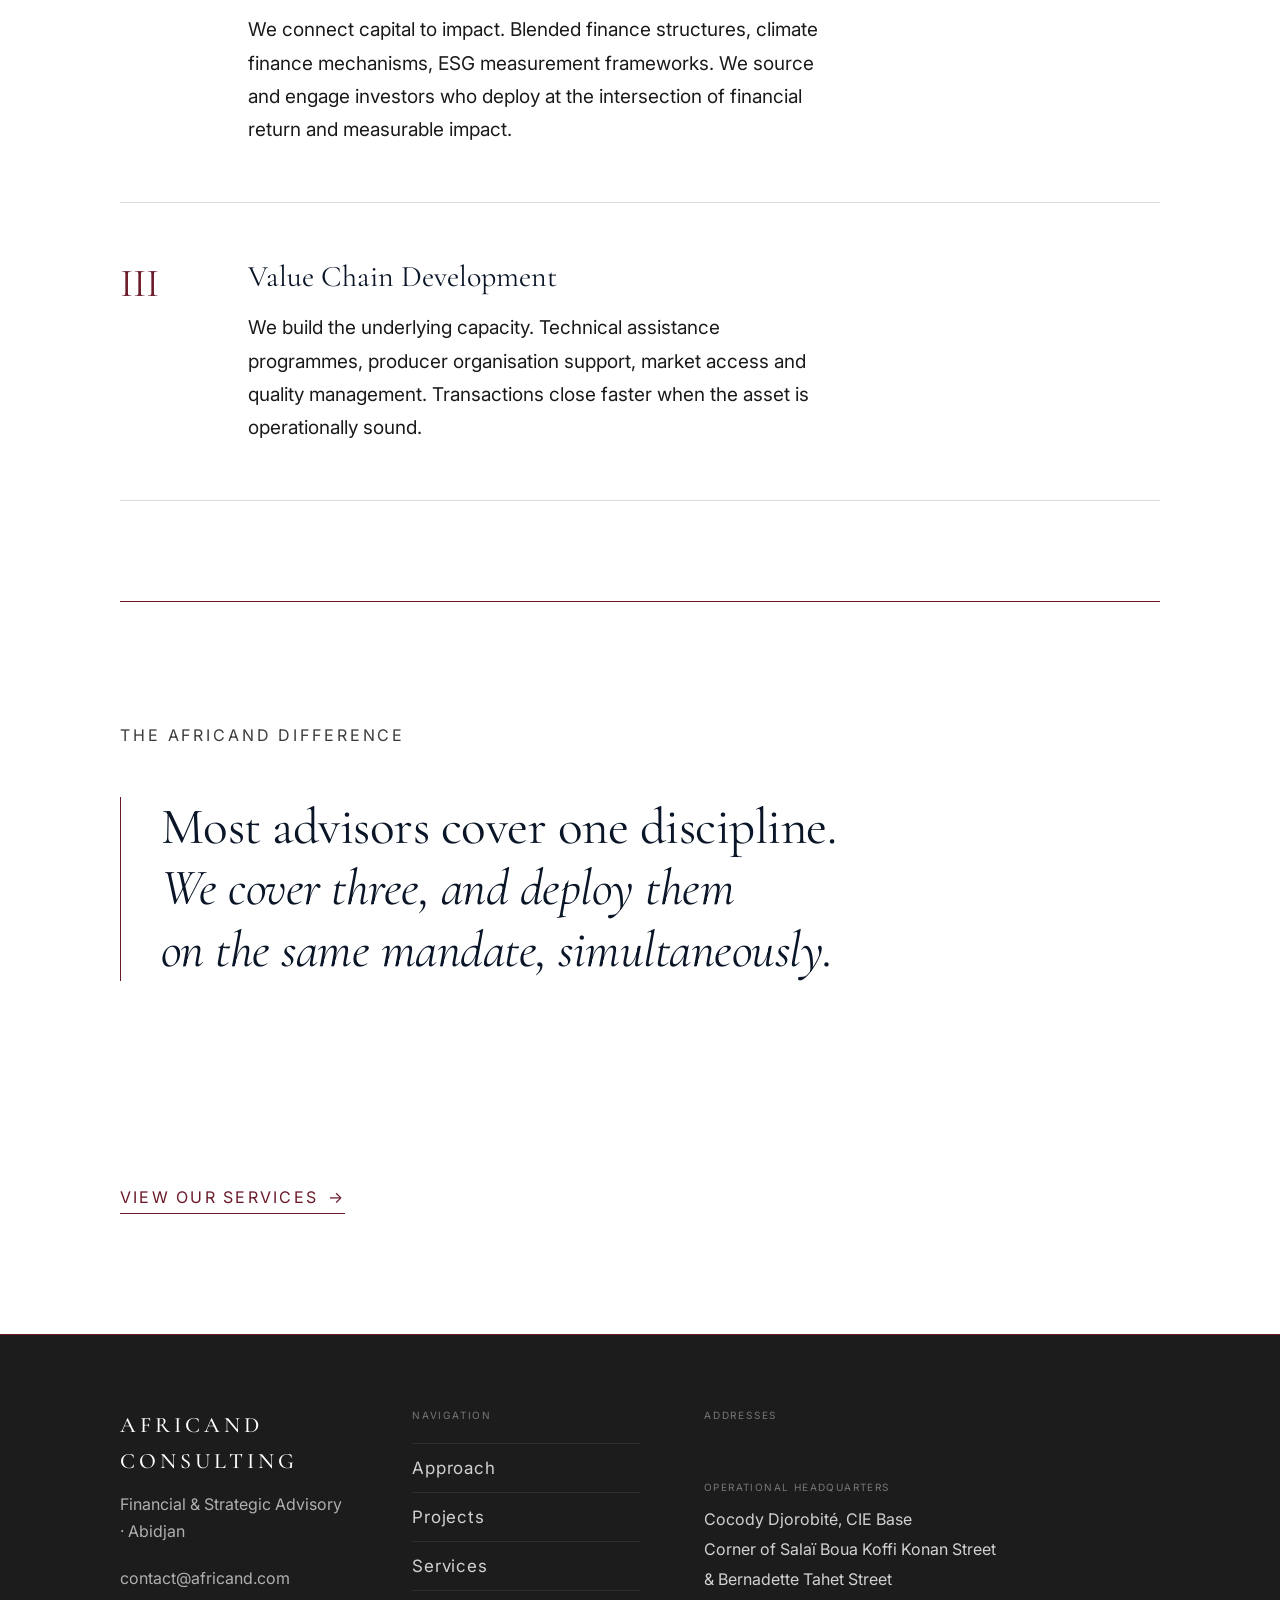
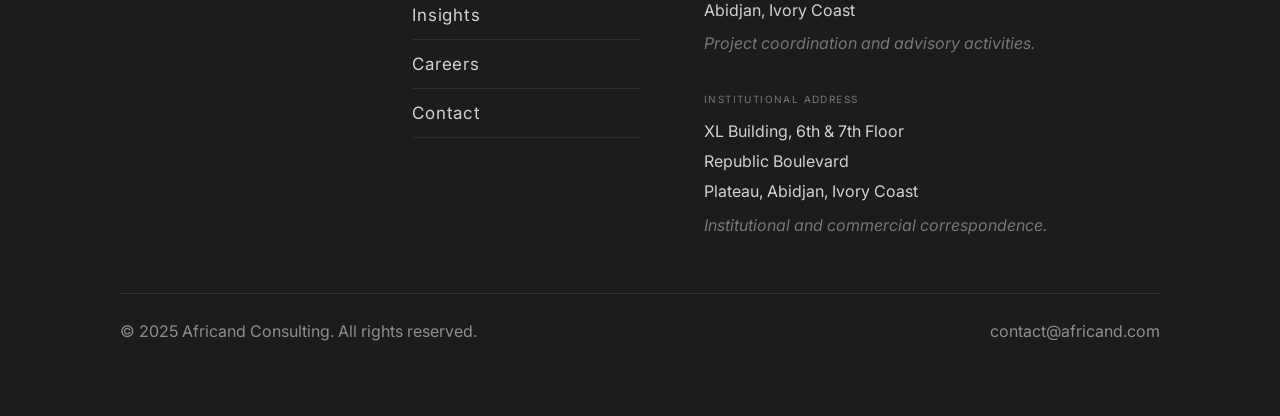
<file: Afrincand consulting final/approach.html>
<!DOCTYPE html>
<html lang="en">
<head>
  <meta charset="UTF-8" />
  <meta name="viewport" content="width=device-width, initial-scale=1.0, viewport-fit=cover" />
  <meta name="description" content="Rigorous financial analysis, deep sector expertise and hands-on execution for agro-industrial transactions in West Africa." />
  <meta property="og:type"        content="website" />
  <meta property="og:title"       content="Approach — Africand Consulting" />
  <meta property="og:description" content="Rigorous financial analysis, deep sector expertise and hands-on execution for agro-industrial transactions in West Africa." />
  <meta property="og:image"       content="https://africand.com/images/og-cover.jpg" />
  <meta property="og:url"         content="https://africand.com/approach.html" />
  <meta name="twitter:card"        content="summary_large_image" />
  <meta name="twitter:title"       content="Approach — Africand Consulting" />
  <meta name="twitter:description" content="Rigorous financial analysis, deep sector expertise and hands-on execution for agro-industrial transactions in West Africa." />
  <link rel="canonical" href="https://africand.com/approach.html" />
  <title>Our Approach — Africand Consulting</title>
  <link rel="preconnect" href="https://fonts.googleapis.com" />
  <link rel="preconnect" href="https://fonts.gstatic.com" crossorigin />
  <link href="https://fonts.googleapis.com/css2?family=Cormorant+Garamond:ital,wght@0,300;0,400;0,500;0,600;1,300;1,400;1,500&family=Inter:wght@300;400;500&display=swap" rel="stylesheet" />  <link rel="stylesheet" href="css/approach.css">
  <link rel="stylesheet" href="css/nav-mobile.css">
</head>
<body>

  <!-- ─── NAV ─────────────────────────────────────────────────── -->
  <nav>
    <a href="index.html" class="nav-logo">Africand</a>
    <ul class="nav-links" id="navLinks">
      <li><a href="approach.html" class="active" data-en="Approach" data-fr="Approche">Approach</a></li>
      <li><a href="projects.html" data-en="Projects" data-fr="Projets">Projects</a></li>
      <li><a href="services.html" data-en="Services" data-fr="Services">Services</a></li>
      <li><a href="insights.html" data-en="Insights" data-fr="Publications">Insights</a></li>
      <li><a href="careers.html" data-en="Careers" data-fr="Carri&#232;res">Careers</a></li>
      <li><a href="contact.html" data-en="Contact" data-fr="Contact">Contact</a></li>
      <li class="nav-lang-mobile">
        <button class="nav-lang-btn" onclick="toggleLang()" aria-label="Switch language">
          <svg width="14" height="14" viewBox="0 0 24 24" fill="none" stroke="currentColor" stroke-width="1.5" stroke-linecap="round" stroke-linejoin="round"><circle cx="12" cy="12" r="10"/><path d="M2 12h20"/><path d="M12 2a15.3 15.3 0 0 1 4 10 15.3 15.3 0 0 1-4 10 15.3 15.3 0 0 1-4-10 15.3 15.3 0 0 1 4-10z"/></svg>
          <span data-en="Language" data-fr="Langue">Language</span>
          <span class="lang-current-mobile">EN</span>
        </button>
      </li>
    </ul>
    <button class="nav-burger" id="burger" aria-label="Menu">
      <span></span><span></span><span></span>
    </button>
      <div class="lang-switch">
      <button class="lang-toggle" id="langToggle" onclick="toggleLang()" aria-label="Switch language">
        <svg class="lang-globe" width="14" height="14" viewBox="0 0 24 24" fill="none" stroke="currentColor" stroke-width="1.5" stroke-linecap="round" stroke-linejoin="round" aria-hidden="true"><circle cx="12" cy="12" r="10"/><path d="M2 12h20"/><path d="M12 2a15.3 15.3 0 0 1 4 10 15.3 15.3 0 0 1-4 10 15.3 15.3 0 0 1-4-10 15.3 15.3 0 0 1 4-10z"/></svg>
        <span class="lang-current">EN</span>
      </button>
    </div>
  </nav>

  <!-- ─── PAGE HEADER ───────────────────────────────────────────── -->
  <header class="page-header">
    <p class="page-label" data-en="Our Approach" data-fr="Notre Approche">Our Approach</p>
    <h1 class="page-title" data-en="Three disciplines.<br><em>One mandate. No handoffs.</em>" data-fr="Trois disciplines.<br><em>Un seul mandat. Z&eacute;ro transfert.</em>">Three disciplines.<br>
      <em>One mandate. No handoffs.</em>
    </h1>
  </header>

  <div class="section-divider"></div>

  <!-- ─── THE PROBLEM ───────────────────────────────────────────── -->
  <section class="problem-section">
    <p class="section-label" data-en="The Market" data-fr="Le March&#233;">The Market</p>
    <p class="problem-text" data-en="Agricultural value chains in Africa attract institutional capital on paper. In practice, transactions stall, not for lack of investor appetite, but because the financial architecture does not exist. Projects are underprepared. Impact metrics go unmeasured. The gap between agricultural enterprises and capital markets remains structural. Africand was built to close that gap." data-fr="Les fili&egrave;res agricoles africaines attirent les capitaux institutionnels sur le papier. En pratique, les transactions s&apos;enlisent, non par manque d&apos;app&eacute;tit des investisseurs, mais parce que l&apos;architecture financi&egrave;re n&apos;existe pas. Les projets sont insuffisamment pr&eacute;par&eacute;s. Les indicateurs d&apos;impact ne sont pas mesur&eacute;s. Le foss&eacute; entre les entreprises agricoles et les march&eacute;s de capitaux reste structurel. Africand a &eacute;t&eacute; cr&eacute;&eacute; pour combler ce foss&eacute;.">
      Agricultural value chains in Africa attract institutional capital on paper.
      In practice, transactions stall, not for lack of investor appetite,
      but because the financial architecture does not exist.
      Projects are underprepared. Impact metrics go unmeasured.
      The gap between agricultural enterprises and capital markets remains structural.
      Africand was built to close that gap.
    </p>
  </section>

  <div class="section-divider"></div>

  <!-- ─── THE METHOD ────────────────────────────────────────────── -->
  <section class="method-section">
    <p class="method-intro" data-en="The Triple Expertise" data-fr="La Triple Expertise">The Triple Expertise</p>
    <div class="method-steps">

      <div class="method-step">
        <span class="step-numeral">I</span>
        <div class="step-body">
          <h2 class="step-title" data-en="Corporate Finance" data-fr="Finance d&#8217;Entreprise">Corporate Finance</h2>
          <p class="step-text" data-en="We structure the transaction. Due diligence, valuation, deal architecture, financial modelling. Every file is built to the standard that DFIs and institutional investors require, before the first conversation begins." data-fr="Nous structurons la transaction. Due diligence, valorisation, architecture de l&apos;op&eacute;ration, mod&eacute;lisation financi&egrave;re. Chaque dossier est construit selon les standards exig&eacute;s par les IFD et les investisseurs institutionnels, avant m&ecirc;me la premi&egrave;re conversation.">
            We structure the transaction.
            Due diligence, valuation, deal architecture, financial modelling.
            Every file is built to the standard that DFIs
            and institutional investors require,
            before the first conversation begins.
          </p>
        </div>
      </div>

      <div class="method-step">
        <span class="step-numeral">II</span>
        <div class="step-body">
          <h2 class="step-title" data-en="Impact Investment" data-fr="Investissement &#224; Impact">Impact Investment</h2>
          <p class="step-text" data-en="We connect capital to impact. Blended finance structures, climate finance mechanisms, ESG measurement frameworks. We source and engage investors who deploy at the intersection of financial return and measurable impact." data-fr="Nous connectons le capital &agrave; l&apos;impact. Structures de finance mixte, m&eacute;canismes de finance climatique, cadres de mesure ESG. Nous identifions et mobilisons des investisseurs qui d&eacute;ploient &agrave; l&apos;intersection du rendement financier et de l&apos;impact mesurable.">
            We connect capital to impact.
            Blended finance structures, climate finance mechanisms,
            ESG measurement frameworks.
            We source and engage investors who deploy
            at the intersection of financial return and measurable impact.
          </p>
        </div>
      </div>

      <div class="method-step">
        <span class="step-numeral">III</span>
        <div class="step-body">
          <h2 class="step-title" data-en="Value Chain Development" data-fr="D&#233;veloppement de Fili&#232;res">Value Chain Development</h2>
          <p class="step-text" data-en="We build the underlying capacity. Technical assistance programmes, producer organisation support, market access and quality management. Transactions close faster when the asset is operationally sound." data-fr="Nous construisons les capacit&eacute;s op&eacute;rationnelles. Programmes d&apos;assistance technique, appui aux organisations de producteurs, acc&egrave;s aux march&eacute;s et gestion de la qualit&eacute;. Les transactions se cl&ocirc;turent plus rapidement lorsque l&apos;actif est op&eacute;rationnellement solide.">
            We build the underlying capacity.
            Technical assistance programmes, producer organisation support,
            market access and quality management.
            Transactions close faster when the asset is operationally sound.
          </p>
        </div>
      </div>

    </div>
  </section>

  <div class="section-divider"></div>

  <!-- ─── THE DIFFERENCE ────────────────────────────────────────── -->
  <section class="difference-section">
    <div class="difference-inner" id="differenceEl">
      <p class="difference-label" data-en="The Africand Difference" data-fr="La Diff&eacute;rence Africand">The Africand Difference</p>
      <p class="difference-statement" data-en="Most advisors cover one discipline.<br><em>We cover three, and deploy them<br>on the same mandate, simultaneously.</em>" data-fr="La plupart des conseillers couvrent une seule discipline.<br><em>Nous en couvrons trois, et les d&eacute;ployons sur le m&ecirc;me mandat, simultan&eacute;ment.</em>">
        Most advisors cover one discipline.<br>
        <em>We cover three, and deploy them<br>
        on the same mandate, simultaneously.</em>
      </p>
    </div>
  </section>

  <!-- ─── CTA ───────────────────────────────────────────────────── -->
  <div class="cta-strip">
    <a href="services.html" class="cta">
      <span data-en="View Our Services" data-fr="Voir Nos Services">View Our Services</span> <span class="cta-arrow">→</span>
    </a>
  </div>

  <!-- ─── FOOTER ────────────────────────────────────────────────── -->
    <footer>
    <div class="footer-inner">
      <div class="footer-brand">
        <p class="footer-logo">Africand Consulting</p>
        <p class="footer-tagline" data-en="Financial &amp; Strategic Advisory · Abidjan" data-fr="Conseil Financier &amp; Strat&#233;gique · Abidjan">Financial &amp; Strategic Advisory · Abidjan</p>
        <p class="footer-contact-email"><a href="mailto:contact@africand.com">contact@africand.com</a></p>
      </div>
      <div class="footer-nav-col">
        <p class="footer-col-label" data-en="Navigation" data-fr="Navigation">Navigation</p>
        <ul class="footer-links">
          <li><a href="approach.html" data-en="Approach" data-fr="Approche">Approach</a></li>
          <li><a href="projects.html" data-en="Projects" data-fr="Projets">Projects</a></li>
          <li><a href="services.html" data-en="Services" data-fr="Services">Services</a></li>
          <li><a href="insights.html" data-en="Insights" data-fr="Publications">Insights</a></li>
          <li><a href="careers.html" data-en="Careers" data-fr="Carri&#232;res">Careers</a></li>
          <li><a href="contact.html" data-en="Contact" data-fr="Contact">Contact</a></li>
        </ul>
      </div>
      <div class="footer-addr-col">
        <p class="footer-col-label" data-en="Addresses" data-fr="Adresses">Addresses</p>
        <div class="footer-addr-item">
          <p class="footer-addr-label" data-en="Operational Headquarters" data-fr="Si&#232;ge Op&#233;rationnel">Operational Headquarters</p>
          <p class="footer-addr-value">
            Cocody Djorobité, CIE Base<br>
            Corner of Salaï Boua Koffi Konan Street<br>
            &amp; Bernadette Tahet Street<br>
            Abidjan, Ivory Coast
          </p>
          <p class="footer-addr-note" data-en="Project coordination and advisory activities." data-fr="Coordination de projets et activit&#233;s de conseil.">Project coordination and advisory activities.</p>
        </div>
        <div class="footer-addr-item">
          <p class="footer-addr-label" data-en="Institutional Address" data-fr="Adresse Institutionnelle">Institutional Address</p>
          <p class="footer-addr-value">
            XL Building, 6th &amp; 7th Floor<br>
            Republic Boulevard<br>
            Plateau, Abidjan, Ivory Coast
          </p>
          <p class="footer-addr-note" data-en="Institutional and commercial correspondence." data-fr="Correspondance institutionnelle et commerciale.">Institutional and commercial correspondence.</p>
        </div>
      </div>
    </div>
    <div class="footer-bottom">
      <p class="footer-copy" data-en="© 2025 Africand Consulting. All rights reserved." data-fr="© 2025 Africand Consulting. Tous droits r&#233;serv&#233;s.">© 2025 Africand Consulting. All rights reserved.</p>
      <p class="footer-legal">contact@africand.com</p>
    </div>
  </footer>
  <script src="js/main.js" defer></script>


</body>
</html>
</file>
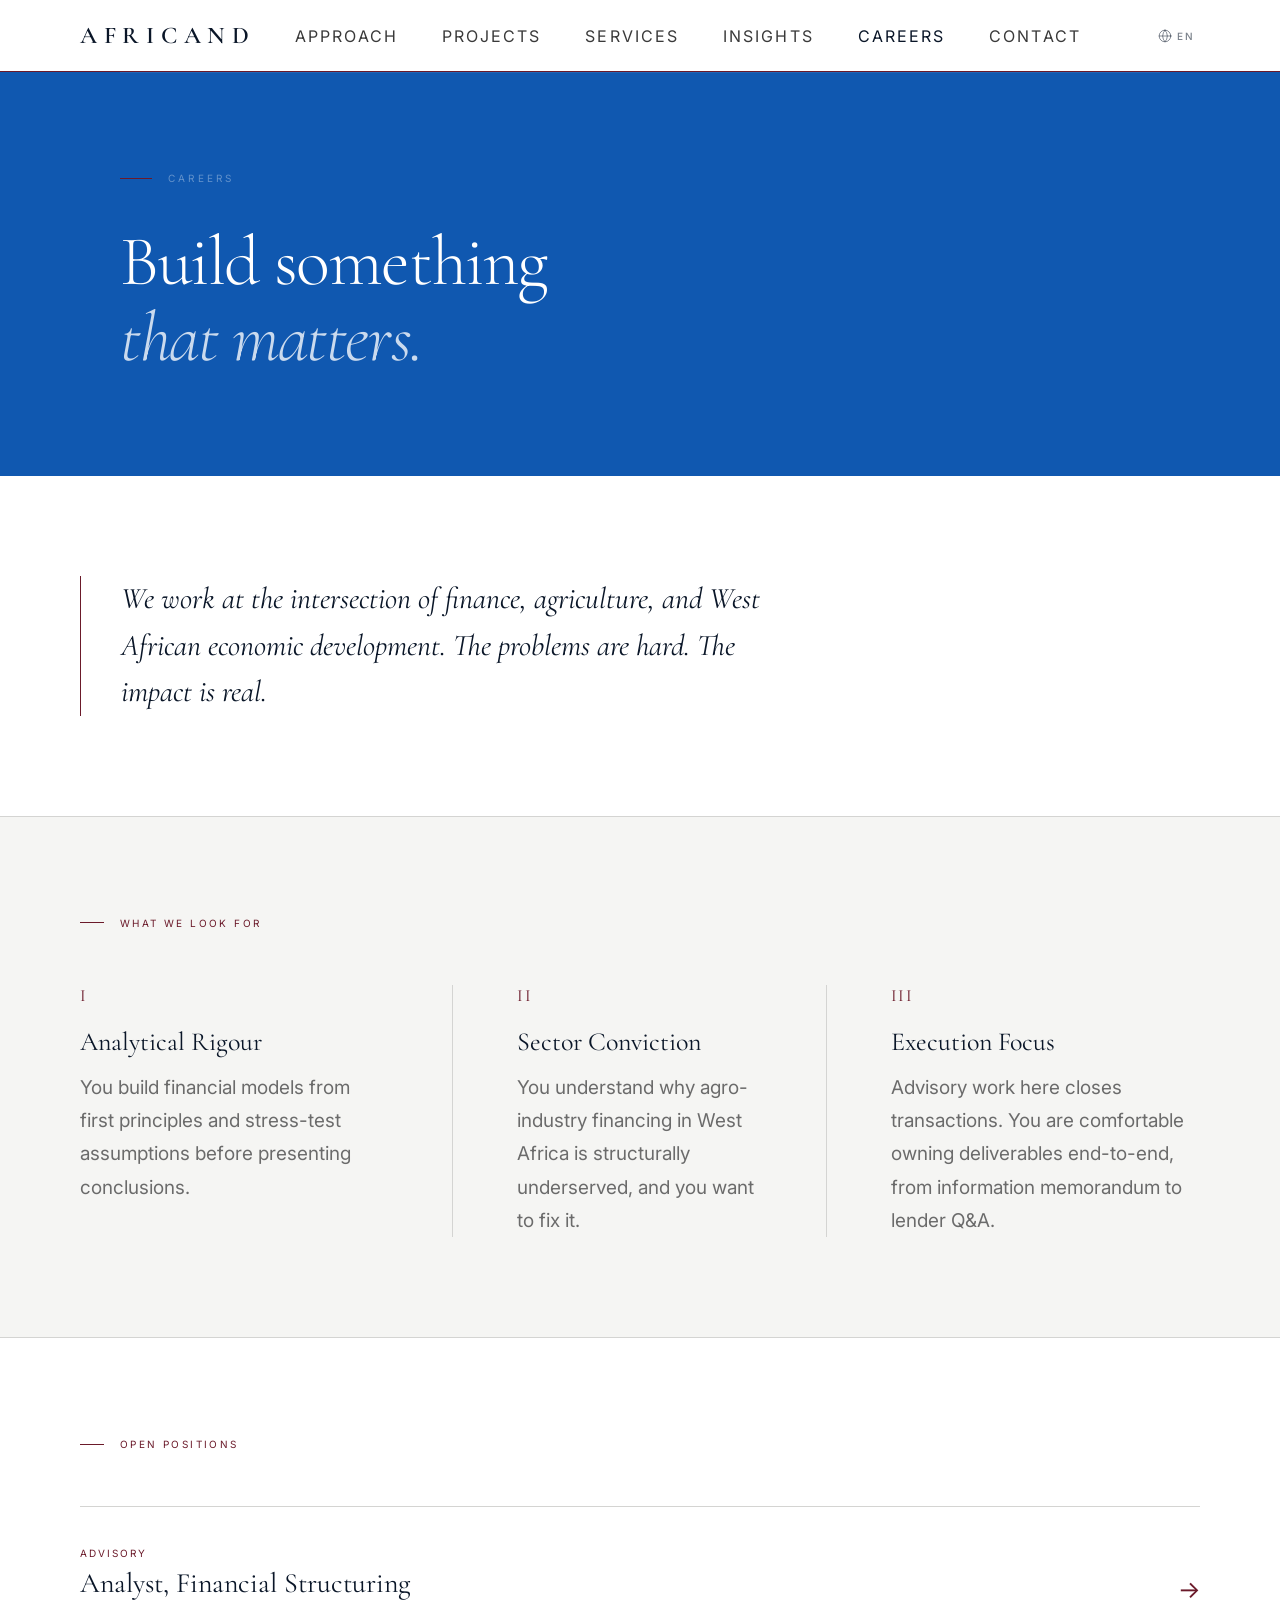
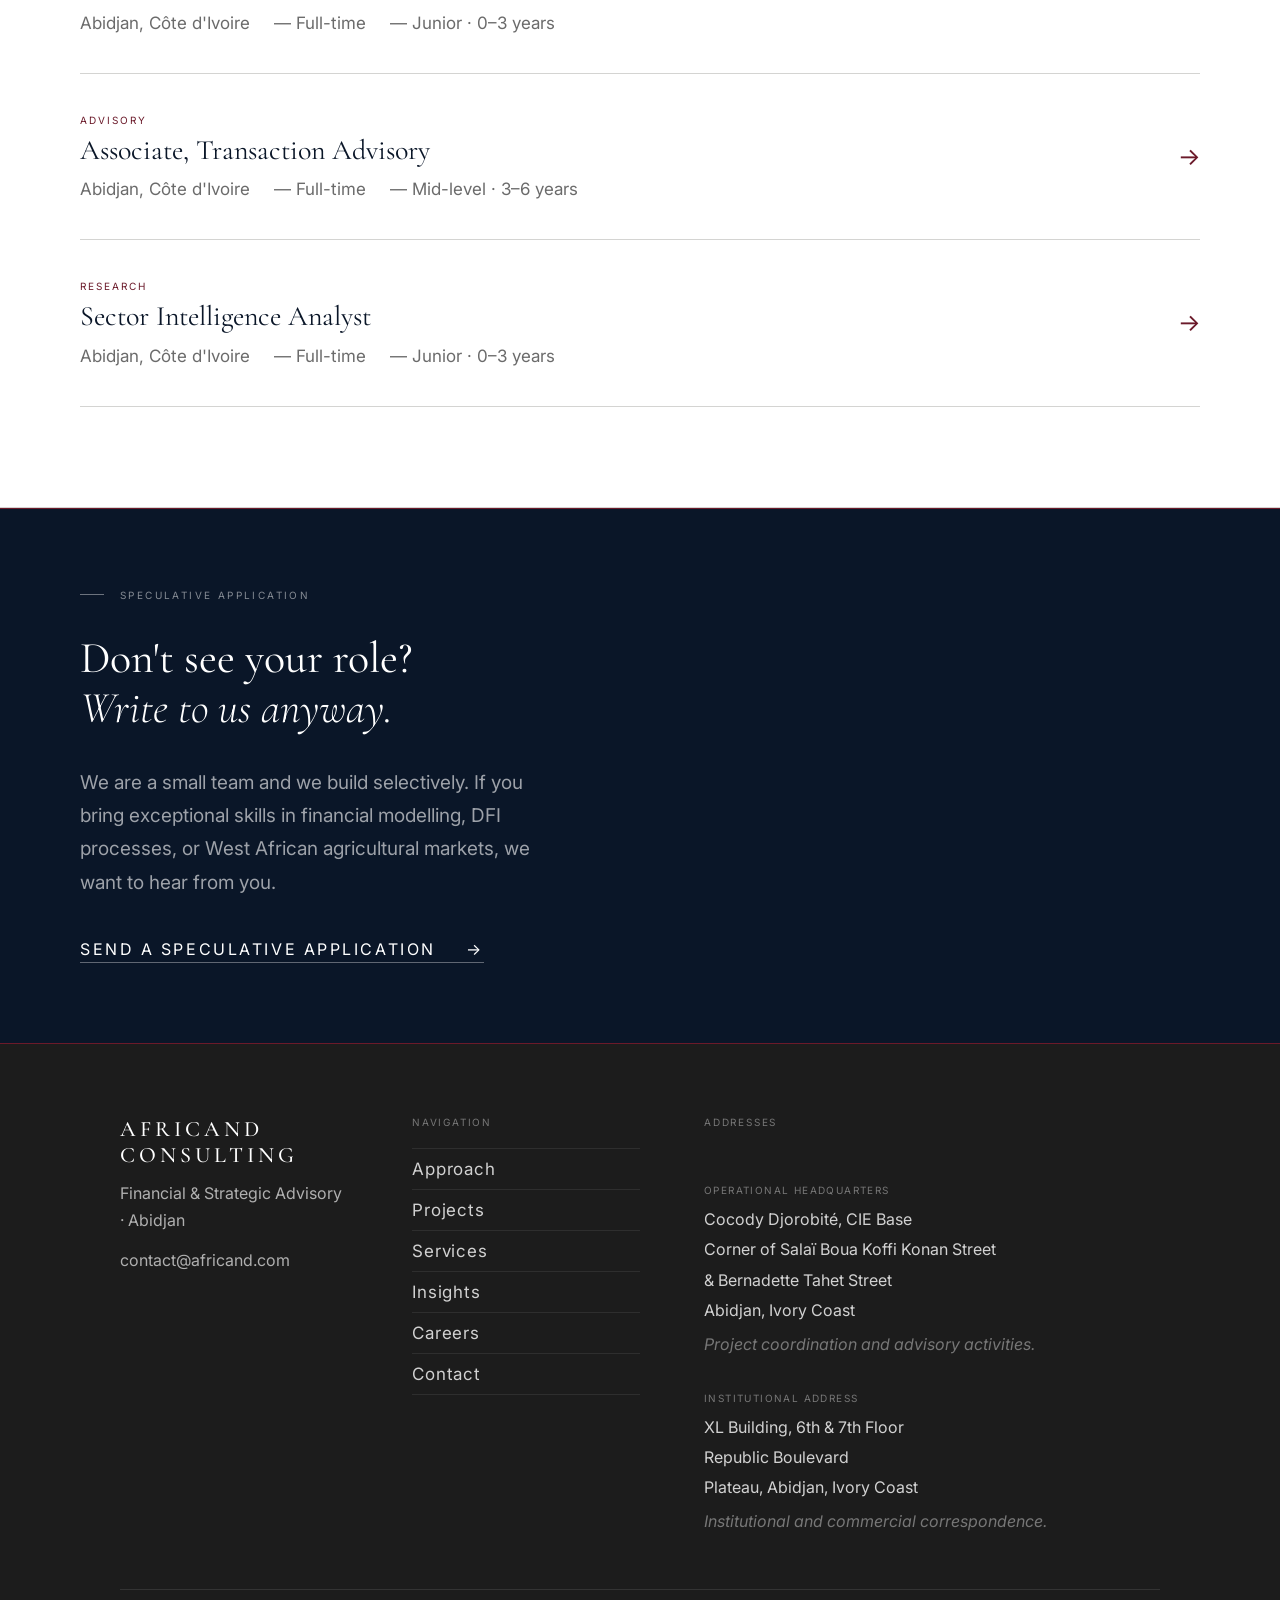
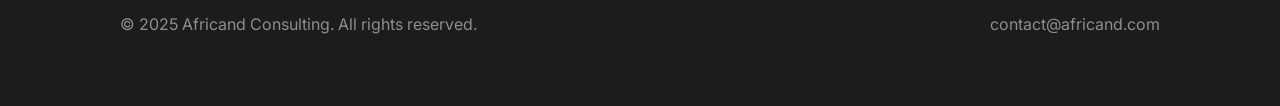
<file: Afrincand consulting final/careers.html>
<!DOCTYPE html>
<html lang="en">
<head>
  <meta charset="UTF-8" />
  <meta name="viewport" content="width=device-width, initial-scale=1.0, viewport-fit=cover" />
  <meta name="description" content="Join Africand Consulting. We work on complex agro-industrial transactions across West Africa and look for exceptional talent." />
  <meta property="og:type"        content="website" />
  <meta property="og:title"       content="Careers — Africand Consulting" />
  <meta property="og:description" content="Join Africand Consulting. We work on complex agro-industrial transactions across West Africa and look for exceptional talent." />
  <meta property="og:image"       content="https://africand.com/images/og-cover.jpg" />
  <meta property="og:url"         content="https://africand.com/careers.html" />
  <meta name="twitter:card"        content="summary_large_image" />
  <meta name="twitter:title"       content="Careers — Africand Consulting" />
  <meta name="twitter:description" content="Join Africand Consulting. We work on complex agro-industrial transactions across West Africa and look for exceptional talent." />
  <link rel="canonical" href="https://africand.com/careers.html" />
  <title>Careers — Africand Consulting</title>
  <link rel="preconnect" href="https://fonts.googleapis.com" />
  <link rel="preconnect" href="https://fonts.gstatic.com" crossorigin />
  <link href="https://fonts.googleapis.com/css2?family=Cormorant+Garamond:ital,wght@0,300;0,400;0,500;0,600;1,300;1,400;1,500&family=Inter:wght@300;400;500&display=swap" rel="stylesheet" />  <link rel="stylesheet" href="css/careers.css">
  <link rel="stylesheet" href="css/nav-mobile.css">
</head>
<body>

  <!-- NAV -->
  <nav>
    <a href="index.html" class="nav-logo">Africand</a>
    <ul class="nav-links" id="navLinks">
      <li><a href="approach.html" data-en="Approach" data-fr="Approche">Approach</a></li>
      <li><a href="projects.html" data-en="Projects" data-fr="Projets">Projects</a></li>
      <li><a href="services.html" data-en="Services" data-fr="Services">Services</a></li>
      <li><a href="insights.html" data-en="Insights" data-fr="Publications">Insights</a></li>
      <li><a href="careers.html" class="active" data-en="Careers" data-fr="Carri&#232;res">Careers</a></li>
      <li><a href="contact.html" data-en="Contact" data-fr="Contact">Contact</a></li>
      <li class="nav-lang-mobile">
        <button class="nav-lang-btn" onclick="toggleLang()" aria-label="Switch language">
          <svg width="14" height="14" viewBox="0 0 24 24" fill="none" stroke="currentColor" stroke-width="1.5" stroke-linecap="round" stroke-linejoin="round"><circle cx="12" cy="12" r="10"/><path d="M2 12h20"/><path d="M12 2a15.3 15.3 0 0 1 4 10 15.3 15.3 0 0 1-4 10 15.3 15.3 0 0 1-4-10 15.3 15.3 0 0 1 4-10z"/></svg>
          <span data-en="Language" data-fr="Langue">Language</span>
          <span class="lang-current-mobile">EN</span>
        </button>
      </li>
    </ul>
    <button class="nav-burger" id="burger" aria-label="Menu">
      <span></span><span></span><span></span>
    </button>
      <div class="lang-switch">
      <button class="lang-toggle" id="langToggle" onclick="toggleLang()" aria-label="Switch language">
        <svg class="lang-globe" width="14" height="14" viewBox="0 0 24 24" fill="none" stroke="currentColor" stroke-width="1.5" stroke-linecap="round" stroke-linejoin="round" aria-hidden="true"><circle cx="12" cy="12" r="10"/><path d="M2 12h20"/><path d="M12 2a15.3 15.3 0 0 1 4 10 15.3 15.3 0 0 1-4 10 15.3 15.3 0 0 1-4-10 15.3 15.3 0 0 1 4-10z"/></svg>
        <span class="lang-current">EN</span>
      </button>
    </div>
  </nav>

  <!-- PAGE HEADER -->
  <header class="page-header">
    <p class="page-label" data-en="Careers" data-fr="Carri&#232;res">Careers</p>
    <h1 class="page-title" data-en="Build something<br><em>that matters.</em>" data-fr="Construire quelque chose<br><em>qui compte.</em>">Build something<br>
      <em>that matters.</em>
    </h1>
  </header>

  <!-- STATEMENT -->
  <section class="statement-bloc" id="stmtEl">
    <div class="statement-inner">
      <p class="statement-text" data-en="We work at the intersection of finance, agriculture, and West African economic development. The problems are hard. The impact is real." data-fr="Nous travaillons &agrave; l&apos;intersection de la finance, de l&apos;agriculture et du d&eacute;veloppement &eacute;conomique en Afrique de l&apos;Ouest. Les probl&egrave;mes sont complexes. L&apos;impact est r&eacute;el.">
        We work at the intersection of finance, agriculture, and West African economic development.
        The problems are hard. The impact is real.
      </p>
    </div>
  </section>

  <!-- WHAT WE LOOK FOR -->
  <section class="criteria-bloc">
    <p class="section-label" data-en="What We Look For" data-fr="Ce que Nous Recherchons">What We Look For</p>
    <div class="criteria-grid">
      <div class="criteria-item" id="crit1">
        <span class="crit-num">I</span>
        <h3 class="crit-title" data-en="Analytical Rigour" data-fr="Rigueur Analytique">Analytical Rigour</h3>
        <p class="crit-body" data-en="You build financial models from first principles and stress-test assumptions before presenting conclusions." data-fr="Vous construisez des mod&egrave;les financiers &agrave; partir de principes fondamentaux et testez les hypoth&egrave;ses avant de pr&eacute;senter vos conclusions.">You build financial models from first principles and stress-test assumptions before presenting conclusions.</p>
      </div>
      <div class="criteria-item" id="crit2">
        <span class="crit-num">II</span>
        <h3 class="crit-title" data-en="Sector Conviction" data-fr="Conviction Sectorielle">Sector Conviction</h3>
        <p class="crit-body" data-en="You understand why agro-industry financing in West Africa is structurally underserved, and you want to fix it." data-fr="Vous comprenez pourquoi le financement de l&apos;agro-industrie en Afrique de l&apos;Ouest est structurellement insuffisant, et vous voulez y rem&eacute;dier.">You understand why agro-industry financing in West Africa is structurally underserved, and you want to fix it.</p>
      </div>
      <div class="criteria-item" id="crit3">
        <span class="crit-num">III</span>
        <h3 class="crit-title" data-en="Execution Focus" data-fr="Focus sur l&apos;Ex&eacute;cution">Execution Focus</h3>
        <p class="crit-body" data-en="Advisory work here closes transactions. You are comfortable owning deliverables end-to-end, from information memorandum to lender Q&amp;A." data-fr="Le travail de conseil ici cl&ocirc;ture des transactions. Vous &ecirc;tes &agrave; l&apos;aise pour assumer la responsabilit&eacute; des livrables de bout en bout, du m&eacute;morandum d&apos;information aux questions-r&eacute;ponses avec les pr&ecirc;teurs.">Advisory work here closes transactions. You are comfortable owning deliverables end-to-end, from information memorandum to lender Q&amp;A.</p>
      </div>
    </div>
  </section>

  <!-- OPEN POSITIONS -->
  <section class="positions-bloc">
    <p class="section-label" data-en="Open Positions" data-fr="Postes Ouverts">Open Positions</p>
    <div class="positions-list">

      <a href="careers/analyst-financial-structuring.html" class="position-item" id="pos1">
        <div class="pos-left">
          <span class="pos-tag" data-en="Advisory" data-fr="Conseil">Advisory</span>
          <h3 class="pos-title" data-en="Analyst, Financial Structuring" data-fr="Analyste, Structuration Financi&#232;re">Analyst, Financial Structuring</h3>
          <div class="pos-meta">
            <span>Abidjan, Côte d'Ivoire</span>
            <span data-en="Full-time" data-fr="Temps plein">Full-time</span>
            <span data-en="Junior · 0–3 years" data-fr="Junior · 0–3 ans">Junior · 0–3 years</span>
          </div>
        </div>
        <span class="pos-arrow">&#8594;</span>
      </a>

      <a href="careers/associate-transaction-advisory.html" class="position-item" id="pos2">
        <div class="pos-left">
          <span class="pos-tag" data-en="Advisory" data-fr="Conseil">Advisory</span>
          <h3 class="pos-title" data-en="Associate, Transaction Advisory" data-fr="Charg&#233; de Mission, Conseil en Transactions">Associate, Transaction Advisory</h3>
          <div class="pos-meta">
            <span>Abidjan, Côte d'Ivoire</span>
            <span data-en="Full-time" data-fr="Temps plein">Full-time</span>
            <span data-en="Mid-level · 3–6 years" data-fr="Confirmé · 3–6 ans">Mid-level · 3–6 years</span>
          </div>
        </div>
        <span class="pos-arrow">&#8594;</span>
      </a>

      <a href="careers/sector-intelligence-analyst.html" class="position-item" id="pos3">
        <div class="pos-left">
          <span class="pos-tag" data-en="Research" data-fr="Recherche">Research</span>
          <h3 class="pos-title" data-en="Sector Intelligence Analyst" data-fr="Analyste en Intelligence Sectorielle">Sector Intelligence Analyst</h3>
          <div class="pos-meta">
            <span>Abidjan, Côte d'Ivoire</span>
            <span data-en="Full-time" data-fr="Temps plein">Full-time</span>
            <span data-en="Junior · 0–3 years" data-fr="Junior · 0–3 ans">Junior · 0–3 years</span>
          </div>
        </div>
        <span class="pos-arrow">&#8594;</span>
      </a>

    </div>
  </section>

  <!-- SPECULATIVE APPLICATION -->
  <section class="speculative-bloc" id="specEl">
    <p class="spec-label" data-en="Speculative Application" data-fr="Candidature Spontan&eacute;e">Speculative Application</p>
    <h2 class="spec-title" data-en="Don't see your role?<br><em>Write to us anyway.</em>" data-fr="Vous ne trouvez pas votre poste ?<br><em>&Eacute;crivez-nous quand m&ecirc;me.</em>">Don't see your role?<br>
      <em>Write to us anyway.</em>
    </h2>
    <p class="spec-body" data-en="We are a small team and we build selectively. If you bring exceptional skills in financial modelling, DFI processes, or West African agricultural markets, we want to hear from you." data-fr="Nous sommes une petite &eacute;quipe et nous recrutrons s&eacute;lectivement. Si vous apportez des comp&eacute;tences exceptionnelles en mod&eacute;lisation financi&egrave;re, processus IFD ou march&eacute;s agricoles ouest-africains, nous souhaitons vous rencontrer.">
      We are a small team and we build selectively. If you bring exceptional skills in financial modelling, DFI processes, or West African agricultural markets, we want to hear from you.
    </p>
    <a href="contact.html" class="spec-link">
      <span data-en="Send a Speculative Application" data-fr="Envoyer une Candidature Spontan&eacute;e">Send a Speculative Application</span> &nbsp;<span class="arrow">&#8594;</span>
    </a>
  </section>

  <!-- FOOTER -->
    <footer>
    <div class="footer-inner">
      <div class="footer-brand">
        <p class="footer-logo">Africand Consulting</p>
        <p class="footer-tagline" data-en="Financial &amp; Strategic Advisory · Abidjan" data-fr="Conseil Financier &amp; Strat&#233;gique · Abidjan">Financial &amp; Strategic Advisory · Abidjan</p>
        <p class="footer-contact-email"><a href="mailto:contact@africand.com">contact@africand.com</a></p>
      </div>
      <div class="footer-nav-col">
        <p class="footer-col-label" data-en="Navigation" data-fr="Navigation">Navigation</p>
        <ul class="footer-links">
          <li><a href="approach.html" data-en="Approach" data-fr="Approche">Approach</a></li>
          <li><a href="projects.html" data-en="Projects" data-fr="Projets">Projects</a></li>
          <li><a href="services.html" data-en="Services" data-fr="Services">Services</a></li>
          <li><a href="insights.html" data-en="Insights" data-fr="Publications">Insights</a></li>
          <li><a href="careers.html" data-en="Careers" data-fr="Carri&#232;res">Careers</a></li>
          <li><a href="contact.html" data-en="Contact" data-fr="Contact">Contact</a></li>
        </ul>
      </div>
      <div class="footer-addr-col">
        <p class="footer-col-label" data-en="Addresses" data-fr="Adresses">Addresses</p>
        <div class="footer-addr-item">
          <p class="footer-addr-label" data-en="Operational Headquarters" data-fr="Si&#232;ge Op&#233;rationnel">Operational Headquarters</p>
          <p class="footer-addr-value">
            Cocody Djorobité, CIE Base<br>
            Corner of Salaï Boua Koffi Konan Street<br>
            &amp; Bernadette Tahet Street<br>
            Abidjan, Ivory Coast
          </p>
          <p class="footer-addr-note" data-en="Project coordination and advisory activities." data-fr="Coordination de projets et activit&#233;s de conseil.">Project coordination and advisory activities.</p>
        </div>
        <div class="footer-addr-item">
          <p class="footer-addr-label" data-en="Institutional Address" data-fr="Adresse Institutionnelle">Institutional Address</p>
          <p class="footer-addr-value">
            XL Building, 6th &amp; 7th Floor<br>
            Republic Boulevard<br>
            Plateau, Abidjan, Ivory Coast
          </p>
          <p class="footer-addr-note" data-en="Institutional and commercial correspondence." data-fr="Correspondance institutionnelle et commerciale.">Institutional and commercial correspondence.</p>
        </div>
      </div>
    </div>
    <div class="footer-bottom">
      <p class="footer-copy" data-en="© 2025 Africand Consulting. All rights reserved." data-fr="© 2025 Africand Consulting. Tous droits r&#233;serv&#233;s.">© 2025 Africand Consulting. All rights reserved.</p>
      <p class="footer-legal">contact@africand.com</p>
    </div>
  </footer>
  <script src="js/main.js" defer></script>


</body>
</html>
</file>
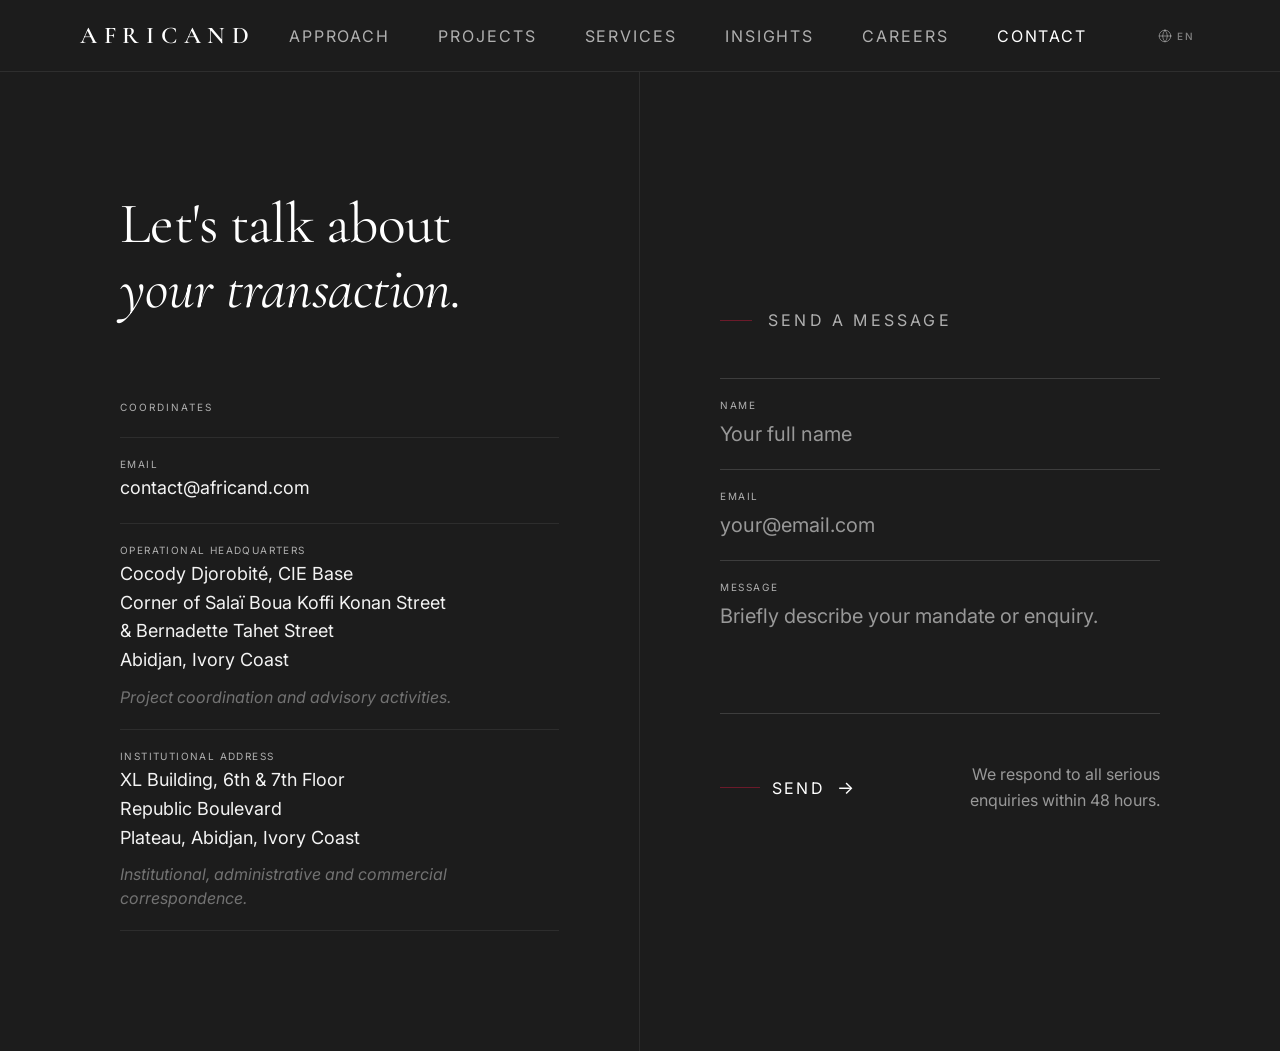
<file: Afrincand consulting final/contact.html>
<!DOCTYPE html>
<html lang="en">
<head>
  <meta charset="UTF-8" />
  <meta name="viewport" content="width=device-width, initial-scale=1.0, viewport-fit=cover" />
  <meta name="description" content="Contact Africand Consulting to discuss your M&A mandate or financing need in West Africa's agro-industrial sector." />
  <meta property="og:type"        content="website" />
  <meta property="og:title"       content="Contact — Africand Consulting" />
  <meta property="og:description" content="Contact Africand Consulting to discuss your M&A mandate or financing need in West Africa's agro-industrial sector." />
  <meta property="og:image"       content="https://africand.com/images/og-cover.jpg" />
  <meta property="og:url"         content="https://africand.com/contact.html" />
  <meta name="twitter:card"        content="summary_large_image" />
  <meta name="twitter:title"       content="Contact — Africand Consulting" />
  <meta name="twitter:description" content="Contact Africand Consulting to discuss your M&A mandate or financing need in West Africa's agro-industrial sector." />
  <link rel="canonical" href="https://africand.com/contact.html" />
  <title>Contact — Africand Consulting</title>
  <link rel="preconnect" href="https://fonts.googleapis.com" />
  <link rel="preconnect" href="https://fonts.gstatic.com" crossorigin />
  <link href="https://fonts.googleapis.com/css2?family=Cormorant+Garamond:ital,wght@0,300;0,400;0,500;0,600;1,300;1,400;1,500&family=Inter:wght@300;400;500&display=swap" rel="stylesheet" />  <link rel="stylesheet" href="css/contact.css">
  <link rel="stylesheet" href="css/nav-mobile.css">
</head>
<body>

  <nav class="nav-dark">
    <a href="index.html" class="nav-logo">Africand</a>
    <ul class="nav-links" id="navLinks">
      <li><a href="approach.html" data-en="Approach" data-fr="Approche">Approach</a></li>
      <li><a href="projects.html" data-en="Projects" data-fr="Projets">Projects</a></li>
      <li><a href="services.html" data-en="Services" data-fr="Services">Services</a></li>
      <li><a href="insights.html" data-en="Insights" data-fr="Publications">Insights</a></li>
      <li><a href="careers.html" data-en="Careers" data-fr="Carri&#232;res">Careers</a></li>
      <li><a href="contact.html" class="active" data-en="Contact" data-fr="Contact">Contact</a></li>
      <li class="nav-lang-mobile">
        <button class="nav-lang-btn" onclick="toggleLang()" aria-label="Switch language">
          <svg width="14" height="14" viewBox="0 0 24 24" fill="none" stroke="currentColor" stroke-width="1.5" stroke-linecap="round" stroke-linejoin="round"><circle cx="12" cy="12" r="10"/><path d="M2 12h20"/><path d="M12 2a15.3 15.3 0 0 1 4 10 15.3 15.3 0 0 1-4 10 15.3 15.3 0 0 1-4-10 15.3 15.3 0 0 1 4-10z"/></svg>
          <span data-en="Language" data-fr="Langue">Language</span>
          <span class="lang-current-mobile">EN</span>
        </button>
      </li>
    </ul>
    <button class="nav-burger" id="burger" aria-label="Menu">
      <span></span><span></span><span></span>
    </button>
      <div class="lang-switch">
      <button class="lang-toggle" id="langToggle" onclick="toggleLang()" aria-label="Switch language">
        <svg class="lang-globe" width="14" height="14" viewBox="0 0 24 24" fill="none" stroke="currentColor" stroke-width="1.5" stroke-linecap="round" stroke-linejoin="round" aria-hidden="true"><circle cx="12" cy="12" r="10"/><path d="M2 12h20"/><path d="M12 2a15.3 15.3 0 0 1 4 10 15.3 15.3 0 0 1-4 10 15.3 15.3 0 0 1-4-10 15.3 15.3 0 0 1 4-10z"/></svg>
        <span class="lang-current">EN</span>
      </button>
    </div>
  </nav>

  <div class="contact-page">

    <!-- LEFT -->
    <div class="contact-left">
      <h1 class="contact-headline" data-en="Let's talk about<br><em>your transaction.</em>" data-fr="Parlons de<br><em>votre transaction.</em>">
        Let's talk about<br>
        <em>your transaction.</em>
      </h1>
      <div class="contact-coordinates">
        <p class="coord-label" data-en="Coordinates" data-fr="Coordonn&eacute;es">Coordinates</p>

        <div class="coord-item">
          <span class="coord-key" data-en="Email" data-fr="Email">Email</span>
          <span class="coord-value">
            <a href="mailto:contact@africand.com">contact@africand.com</a>
          </span>
        </div>

        <div class="coord-item">
          <span class="coord-key" data-en="Operational Headquarters" data-fr="Si&egrave;ge Op&eacute;rationnel">Operational Headquarters</span>
          <span class="coord-value">
            Cocody Djorobité, CIE Base<br>
            Corner of Salaï Boua Koffi Konan Street<br>
            &amp; Bernadette Tahet Street<br>
            Abidjan, Ivory Coast
          </span>
          <span class="coord-note" data-en="Project coordination and advisory activities." data-fr="Coordination de projets et activit&eacute;s de conseil.">Project coordination and advisory activities.</span>
        </div>

        <div class="coord-item">
          <span class="coord-key" data-en="Institutional Address" data-fr="Adresse Institutionnelle">Institutional Address</span>
          <span class="coord-value">
            XL Building, 6th &amp; 7th Floor<br>
            Republic Boulevard<br>
            Plateau, Abidjan, Ivory Coast
          </span>
          <span class="coord-note" data-en="Institutional, administrative and commercial correspondence." data-fr="Correspondances institutionnelles, administratives et commerciales.">Institutional, administrative and commercial correspondence.</span>
        </div>

      </div>
    </div>

    <!-- RIGHT -->
    <div class="contact-right">
      <p class="form-label-top" data-en="Send a Message" data-fr="Envoyer un Message">Send a Message</p>

      <form class="contact-form" id="contactForm" novalidate>

        <div class="form-field">
          <label for="name" data-en="Name" data-fr="Nom">Name</label>
          <input type="text" id="name" name="name" placeholder="Your full name" autocomplete="name" />
        </div>

        <div class="form-field">
          <label for="email" data-en="Email" data-fr="Email">Email</label>
          <input type="email" id="email" name="email" placeholder="your@email.com" autocomplete="email" />
        </div>

        <div class="form-field">
          <label for="message" data-en="Message" data-fr="Message">Message</label>
          <textarea id="message" name="message" placeholder="Briefly describe your mandate or enquiry."></textarea>
        </div>

        <div class="form-submit">
          <button type="submit" class="btn-submit">
            <span class="btn-line"></span>
            <span data-en="Send" data-fr="Envoyer">Send</span>
            <span class="btn-arrow">→</span>
          </button>
          <p class="form-note" data-en="We respond to all serious enquiries within 48 hours." data-fr="Nous r&eacute;pondons &agrave; toutes les demandes s&eacute;rieuses dans les 48 heures.">
            We respond to all serious enquiries within 48 hours.
          </p>
        </div>

      </form>

      <div class="form-success" id="formSuccess">
        <p class="success-mark">—</p>
        <p class="success-text" data-en="Message received.<br><em>We will be in touch.</em>" data-fr="Message re&ccedil;u.<br><em>Nous prendrons contact avec vous.</em>">
          Message received.<br>
          <em>We will be in touch.</em>
        </p>
      </div>

    </div>

  </div>
  <script src="js/main.js" defer></script>
  <script src="js/contact.js" defer></script>


</body>
</html>
</file>
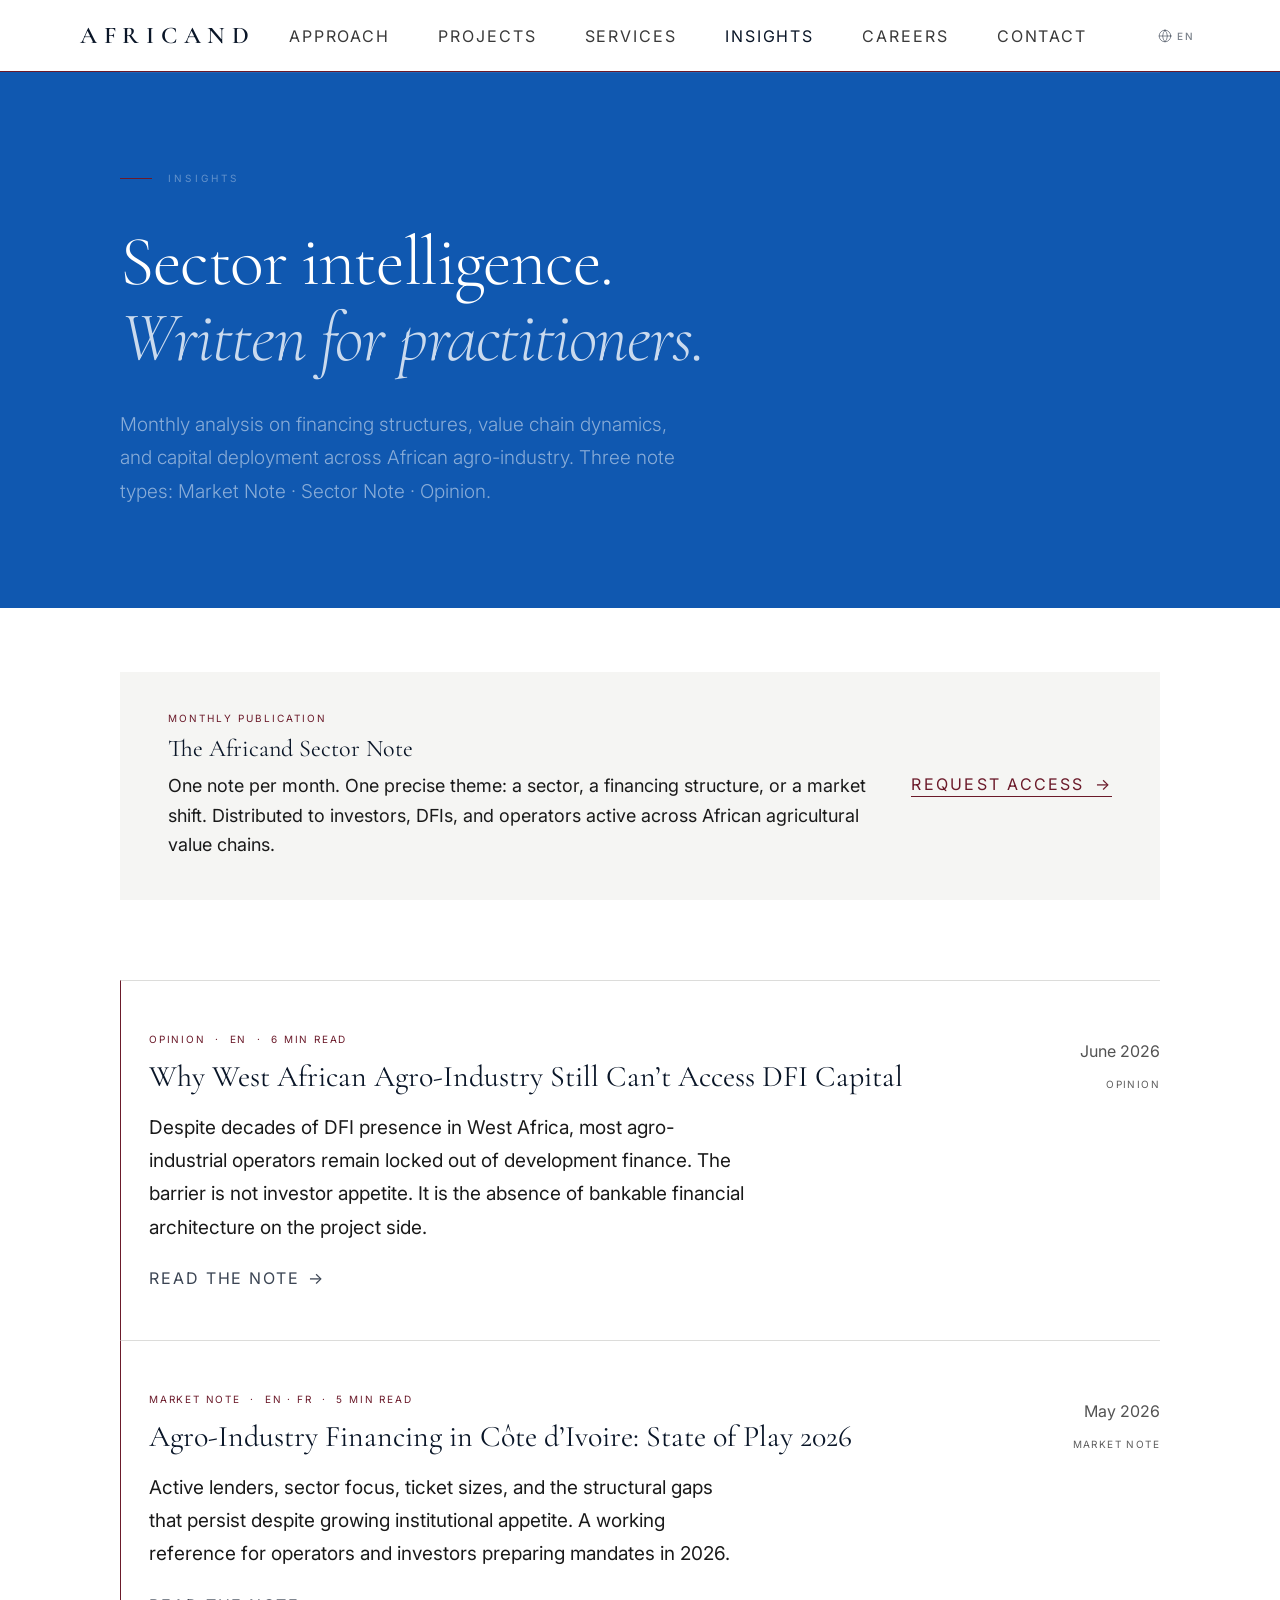
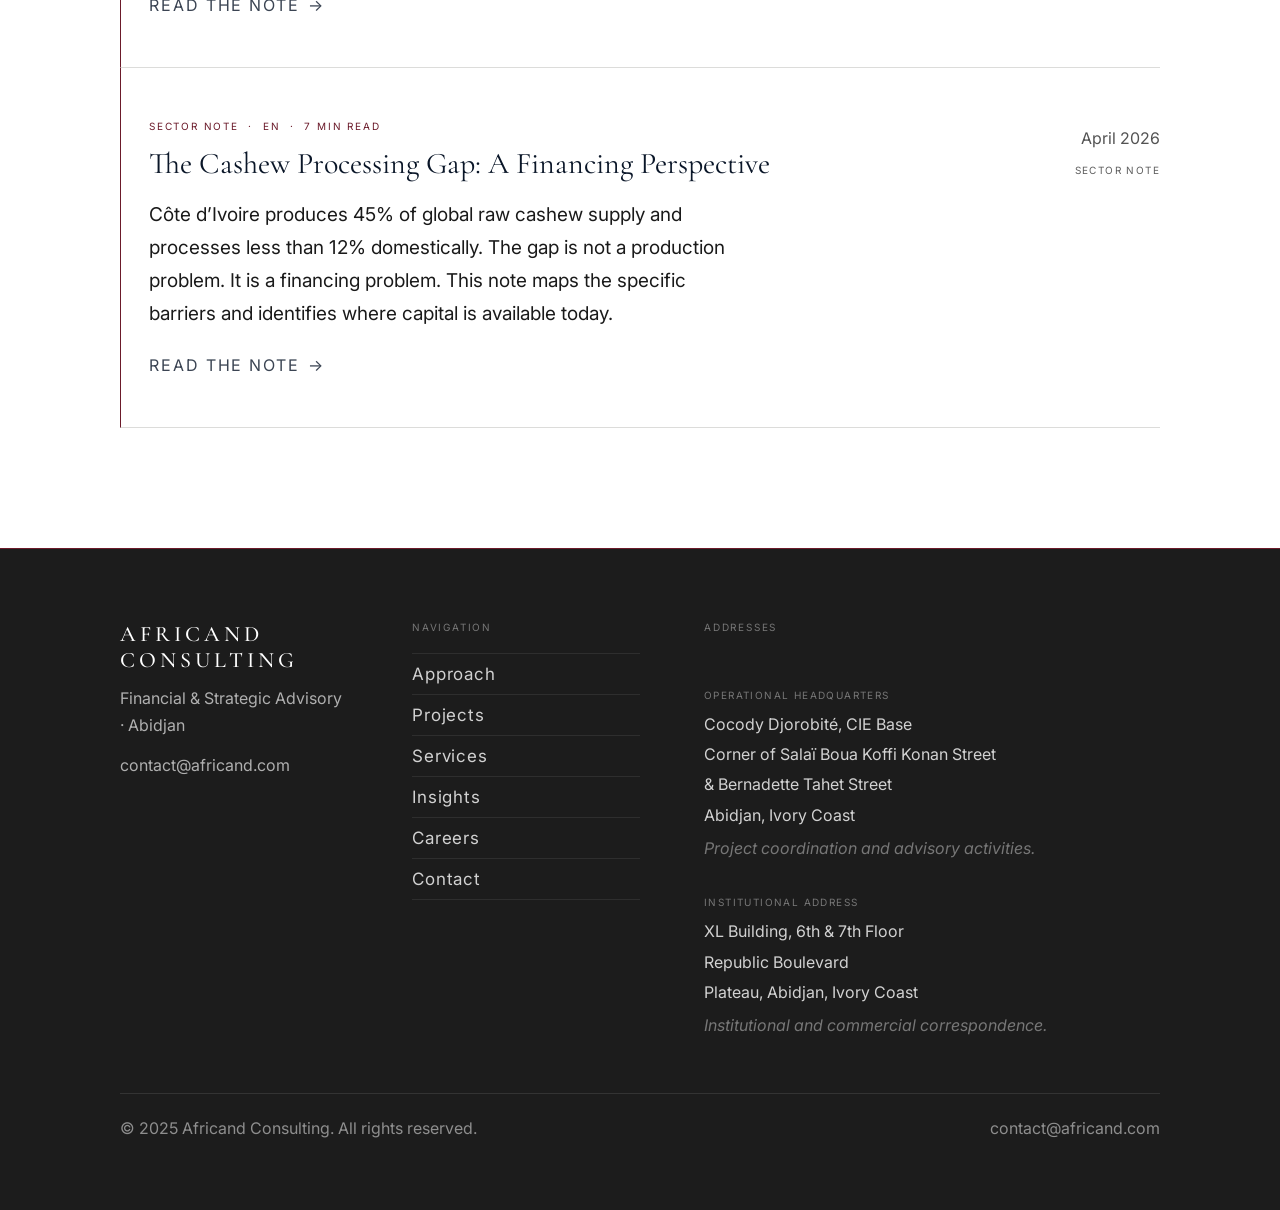
<file: Afrincand consulting final/insights.html>
<!DOCTYPE html>
<html lang="en">
<head>
  <meta charset="UTF-8" />
  <meta name="viewport" content="width=device-width, initial-scale=1.0, viewport-fit=cover" />
  <meta name="description" content="Research, market notes and sector intelligence on agro-industrial financing and investment across West Africa." />
  <meta property="og:type"        content="website" />
  <meta property="og:title"       content="Insights — Africand Consulting" />
  <meta property="og:description" content="Research, market notes and sector intelligence on agro-industrial financing and investment across West Africa." />
  <meta property="og:image"       content="https://africand.com/images/og-cover.jpg" />
  <meta property="og:url"         content="https://africand.com/insights.html" />
  <meta name="twitter:card"        content="summary_large_image" />
  <meta name="twitter:title"       content="Insights — Africand Consulting" />
  <meta name="twitter:description" content="Research, market notes and sector intelligence on agro-industrial financing and investment across West Africa." />
  <link rel="canonical" href="https://africand.com/insights.html" />
  <title>Insights — Africand Consulting</title>
  <link rel="preconnect" href="https://fonts.googleapis.com" />
  <link rel="preconnect" href="https://fonts.gstatic.com" crossorigin />
  <link href="https://fonts.googleapis.com/css2?family=Cormorant+Garamond:ital,wght@0,300;0,400;0,500;0,600;1,300;1,400;1,500&family=Inter:wght@300;400;500&display=swap" rel="stylesheet" />  <link rel="stylesheet" href="css/insights.css">
  <link rel="stylesheet" href="css/nav-mobile.css">
</head>
<body>

  <nav>
    <a href="index.html" class="nav-logo">Africand</a>
    <ul class="nav-links" id="navLinks">
      <li><a href="approach.html" data-en="Approach" data-fr="Approche">Approach</a></li>
      <li><a href="projects.html" data-en="Projects" data-fr="Projets">Projects</a></li>
      <li><a href="services.html" data-en="Services" data-fr="Services">Services</a></li>
      <li><a href="insights.html" class="active" data-en="Insights" data-fr="Publications">Insights</a></li>
      <li><a href="careers.html" data-en="Careers" data-fr="Carri&#232;res">Careers</a></li>
      <li><a href="contact.html" data-en="Contact" data-fr="Contact">Contact</a></li>
      <li class="nav-lang-mobile">
        <button class="nav-lang-btn" onclick="toggleLang()" aria-label="Switch language">
          <svg width="14" height="14" viewBox="0 0 24 24" fill="none" stroke="currentColor" stroke-width="1.5" stroke-linecap="round" stroke-linejoin="round"><circle cx="12" cy="12" r="10"/><path d="M2 12h20"/><path d="M12 2a15.3 15.3 0 0 1 4 10 15.3 15.3 0 0 1-4 10 15.3 15.3 0 0 1-4-10 15.3 15.3 0 0 1 4-10z"/></svg>
          <span data-en="Language" data-fr="Langue">Language</span>
          <span class="lang-current-mobile">EN</span>
        </button>
      </li>
    </ul>
    <button class="nav-burger" id="burger" aria-label="Menu">
      <span></span><span></span><span></span>
    </button>
      <div class="lang-switch">
      <button class="lang-toggle" id="langToggle" onclick="toggleLang()" aria-label="Switch language">
        <svg class="lang-globe" width="14" height="14" viewBox="0 0 24 24" fill="none" stroke="currentColor" stroke-width="1.5" stroke-linecap="round" stroke-linejoin="round" aria-hidden="true"><circle cx="12" cy="12" r="10"/><path d="M2 12h20"/><path d="M12 2a15.3 15.3 0 0 1 4 10 15.3 15.3 0 0 1-4 10 15.3 15.3 0 0 1-4-10 15.3 15.3 0 0 1 4-10z"/></svg>
        <span class="lang-current">EN</span>
      </button>
    </div>
  </nav>

  <header class="page-header">
    <p class="page-label" data-en="Insights" data-fr="Publications">Insights</p>
    <h1 class="page-title" data-en="Sector intelligence.<br><em>Written for practitioners.</em>" data-fr="Intelligence sectorielle.<br><em>R&eacute;dig&eacute;e pour les praticiens.</em>">Sector intelligence.<br>
      <em>Written for practitioners.</em>
    </h1>
    <p class="page-intro" data-en="Monthly analysis on financing structures, value chain dynamics, and capital deployment across African agro-industry. Three note types: Market Note &middot; Sector Note &middot; Opinion." data-fr="Analyses mensuelles sur les structures de financement, la dynamique des fili&egrave;res et le d&eacute;ploiement de capitaux dans l&apos;agro-industrie africaine. Trois types de notes : Note de March&eacute; &middot; Note Sectorielle &middot; Opinion.">
      Monthly analysis on financing structures, value chain dynamics,
      and capital deployment across African agro-industry.
      Three note types: Market Note &middot; Sector Note &middot; Opinion.
    </p>
  </header>

  <!-- PUBLICATION BAND -->
  <div class="publication-band">
    <div class="pub-text">
      <p class="pub-label" data-en="Monthly Publication" data-fr="Publication Mensuelle">Monthly Publication</p>
      <p class="pub-title" data-en="The Africand Sector Note" data-fr="La Note Sectorielle Africand">The Africand Sector Note</p>
      <p class="pub-desc" data-en="One note per month. One precise theme: a sector, a financing structure, or a market shift. Distributed to investors, DFIs, and operators active across African agricultural value chains." data-fr="Une note par mois. Un th&egrave;me pr&eacute;cis : une fili&egrave;re, une structure de financement ou une &eacute;volution de march&eacute;. Distribu&eacute;e aux investisseurs, IFD et op&eacute;rateurs actifs dans les fili&egrave;res agricoles africaines.">
        One note per month. One precise theme: a sector, a financing structure, or a market shift.
        Distributed to investors, DFIs, and operators active across African agricultural value chains.
      </p>
    </div>
    <a href="contact.html" class="cta">
      <span data-en="Request Access" data-fr="Demander l'Accès">Request Access</span> <span class="cta-arrow">→</span>
    </a>
  </div>

  <!-- INSIGHTS LIST -->
  <div class="insights-list">

    <div class="insight-item">
      <div>
        <p class="insight-category">Opinion &nbsp;&#183;&nbsp; EN &nbsp;&#183;&nbsp; 6 min read</p>
        <h2 class="insight-title" data-en="Why West African Agro-Industry Still Can&#8217;t Access DFI Capital" data-fr="Pourquoi l&apos;Agro-industrie Ouest-Africaine ne Peut Toujours Pas Acc&eacute;der aux Capitaux des IFD">
          Why West African Agro-Industry
          Still Can&#8217;t Access DFI Capital
        </h2>
        <p class="insight-excerpt" data-en="Despite decades of DFI presence in West Africa, most agro-industrial operators remain locked out of development finance. The barrier is not investor appetite. It is the absence of bankable financial architecture on the project side." data-fr="Malgr&eacute; des d&eacute;cennies de pr&eacute;sence des IFD en Afrique de l&apos;Ouest, la plupart des op&eacute;rateurs agro-industriels restent exclus du financement du d&eacute;veloppement. L&apos;obstacle n&apos;est pas l&apos;app&eacute;tit des investisseurs. C&apos;est l&apos;absence d&apos;architecture financi&egrave;re bancable du c&ocirc;t&eacute; du projet.">
          Despite decades of DFI presence in West Africa, most agro-industrial operators
          remain locked out of development finance. The barrier is not investor appetite.
          It is the absence of bankable financial architecture on the project side.
        </p>
        <a href="insights/why-west-african-agro-industry-cant-access-dfi-capital.html" class="insight-read"><span data-en="Read the Note" data-fr="Lire la Note">Read the Note</span> <span class="cta-arrow">&#8594;</span></a>
      </div>
      <div class="insight-meta">
        <span class="insight-date">June 2026</span>
        <span class="insight-type">Opinion</span>
      </div>
    </div>

    <div class="insight-item">
      <div>
        <p class="insight-category">Market Note &nbsp;&#183;&nbsp; EN &middot; FR &nbsp;&#183;&nbsp; 5 min read</p>
        <h2 class="insight-title" data-en="Agro-Industry Financing in C&#244;te d&#8217;Ivoire: State of Play 2026" data-fr="Financement de l&apos;Agro-industrie en C&ocirc;te d&apos;Ivoire : &Eacute;tat des Lieux 2026">
          Agro-Industry Financing in C&#244;te d&#8217;Ivoire:
          State of Play 2026
        </h2>
        <p class="insight-excerpt" data-en="Active lenders, sector focus, ticket sizes, and the structural gaps that persist despite growing institutional appetite. A working reference for operators and investors preparing mandates in 2026." data-fr="Pr&ecirc;teurs actifs, secteurs prioritaires, tailles de tickets et lacunes structurelles qui persistent malgr&eacute; l&apos;int&eacute;r&ecirc;t institutionnel croissant. Un r&eacute;f&eacute;rentiel pratique pour les op&eacute;rateurs et investisseurs pr&eacute;parant des mandats en 2026.">
          Active lenders, sector focus, ticket sizes, and the structural gaps
          that persist despite growing institutional appetite.
          A working reference for operators and investors preparing mandates in 2026.
        </p>
        <a href="insights/agro-industry-financing-cote-divoire-2026.html" class="insight-read"><span data-en="Read the Note" data-fr="Lire la Note">Read the Note</span> <span class="cta-arrow">&#8594;</span></a>
      </div>
      <div class="insight-meta">
        <span class="insight-date">May 2026</span>
        <span class="insight-type">Market Note</span>
      </div>
    </div>

    <div class="insight-item">
      <div>
        <p class="insight-category">Sector Note &nbsp;&#183;&nbsp; EN &nbsp;&#183;&nbsp; 7 min read</p>
        <h2 class="insight-title" data-en="The Cashew Processing Gap: A Financing Perspective" data-fr="Le D&eacute;ficit de Transformation du Cajou : Une Perspective de Financement">
          The Cashew Processing Gap:
          A Financing Perspective
        </h2>
        <p class="insight-excerpt" data-en="C&#244;te d&#8217;Ivoire produces 45% of global raw cashew supply and processes less than 12% domestically. The gap is not a production problem. It is a financing problem. This note maps the specific barriers and identifies where capital is available today." data-fr="La C&ocirc;te d&apos;Ivoire produit 45 % de l&apos;offre mondiale de noix de cajou brutes et en transforme moins de 12 % localement. Le d&eacute;ficit n&apos;est pas un probl&egrave;me de production. C&apos;est un probl&egrave;me de financement. Cette note cartographie les obstacles sp&eacute;cifiques et identifie o&ugrave; les capitaux sont disponibles aujourd&apos;hui.">
          C&#244;te d&#8217;Ivoire produces 45% of global raw cashew supply
          and processes less than 12% domestically.
          The gap is not a production problem. It is a financing problem.
          This note maps the specific barriers and identifies where capital is available today.
        </p>
        <a href="insights/cashew-processing-gap-financing.html" class="insight-read"><span data-en="Read the Note" data-fr="Lire la Note">Read the Note</span> <span class="cta-arrow">&#8594;</span></a>
      </div>
      <div class="insight-meta">
        <span class="insight-date">April 2026</span>
        <span class="insight-type">Sector Note</span>
      </div>
    </div>

  </div>

    <footer>
    <div class="footer-inner">
      <div class="footer-brand">
        <p class="footer-logo">Africand Consulting</p>
        <p class="footer-tagline" data-en="Financial &amp; Strategic Advisory · Abidjan" data-fr="Conseil Financier &amp; Strat&#233;gique · Abidjan">Financial &amp; Strategic Advisory · Abidjan</p>
        <p class="footer-contact-email"><a href="mailto:contact@africand.com">contact@africand.com</a></p>
      </div>
      <div class="footer-nav-col">
        <p class="footer-col-label" data-en="Navigation" data-fr="Navigation">Navigation</p>
        <ul class="footer-links">
          <li><a href="approach.html" data-en="Approach" data-fr="Approche">Approach</a></li>
          <li><a href="projects.html" data-en="Projects" data-fr="Projets">Projects</a></li>
          <li><a href="services.html" data-en="Services" data-fr="Services">Services</a></li>
          <li><a href="insights.html" data-en="Insights" data-fr="Publications">Insights</a></li>
          <li><a href="careers.html" data-en="Careers" data-fr="Carri&#232;res">Careers</a></li>
          <li><a href="contact.html" data-en="Contact" data-fr="Contact">Contact</a></li>
        </ul>
      </div>
      <div class="footer-addr-col">
        <p class="footer-col-label" data-en="Addresses" data-fr="Adresses">Addresses</p>
        <div class="footer-addr-item">
          <p class="footer-addr-label" data-en="Operational Headquarters" data-fr="Si&#232;ge Op&#233;rationnel">Operational Headquarters</p>
          <p class="footer-addr-value">
            Cocody Djorobité, CIE Base<br>
            Corner of Salaï Boua Koffi Konan Street<br>
            &amp; Bernadette Tahet Street<br>
            Abidjan, Ivory Coast
          </p>
          <p class="footer-addr-note" data-en="Project coordination and advisory activities." data-fr="Coordination de projets et activit&#233;s de conseil.">Project coordination and advisory activities.</p>
        </div>
        <div class="footer-addr-item">
          <p class="footer-addr-label" data-en="Institutional Address" data-fr="Adresse Institutionnelle">Institutional Address</p>
          <p class="footer-addr-value">
            XL Building, 6th &amp; 7th Floor<br>
            Republic Boulevard<br>
            Plateau, Abidjan, Ivory Coast
          </p>
          <p class="footer-addr-note" data-en="Institutional and commercial correspondence." data-fr="Correspondance institutionnelle et commerciale.">Institutional and commercial correspondence.</p>
        </div>
      </div>
    </div>
    <div class="footer-bottom">
      <p class="footer-copy" data-en="© 2025 Africand Consulting. All rights reserved." data-fr="© 2025 Africand Consulting. Tous droits r&#233;serv&#233;s.">© 2025 Africand Consulting. All rights reserved.</p>
      <p class="footer-legal">contact@africand.com</p>
    </div>
  </footer>
  <script src="js/main.js" defer></script>


</body>
</html>
</file>
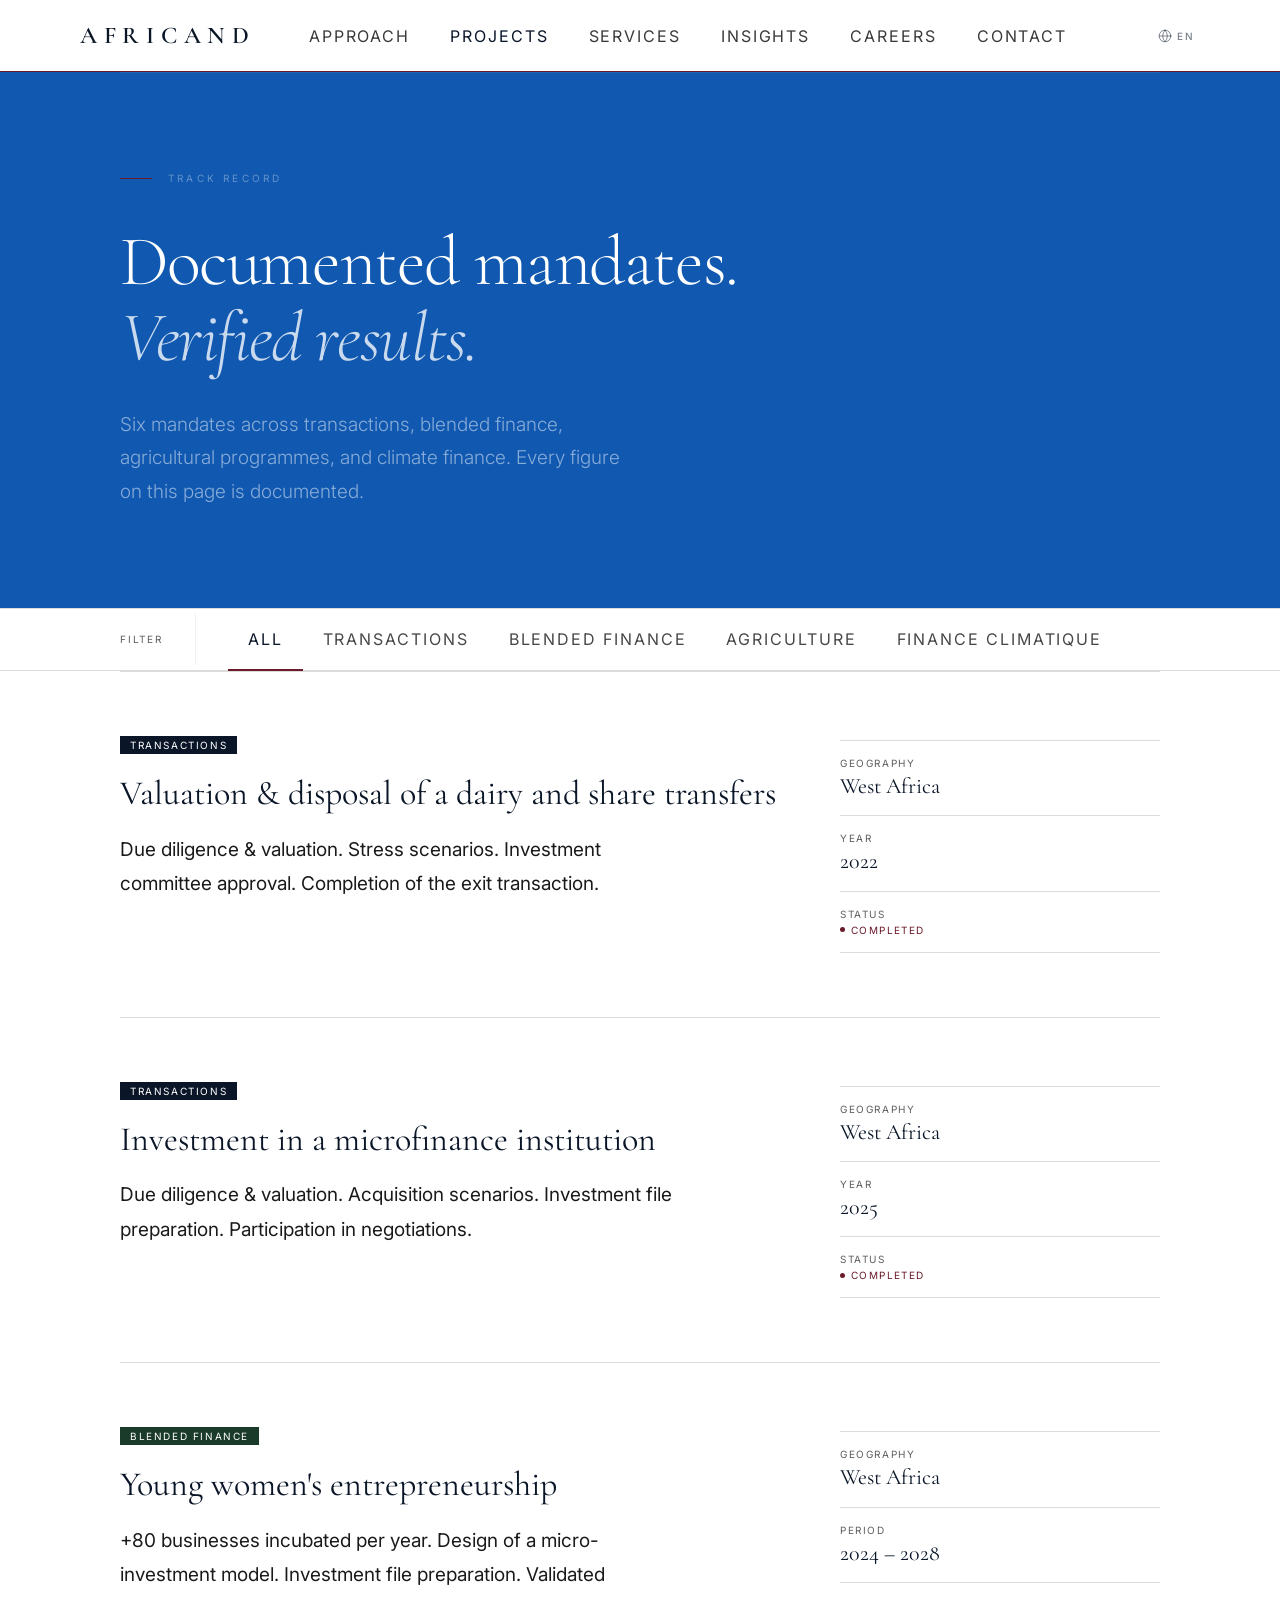
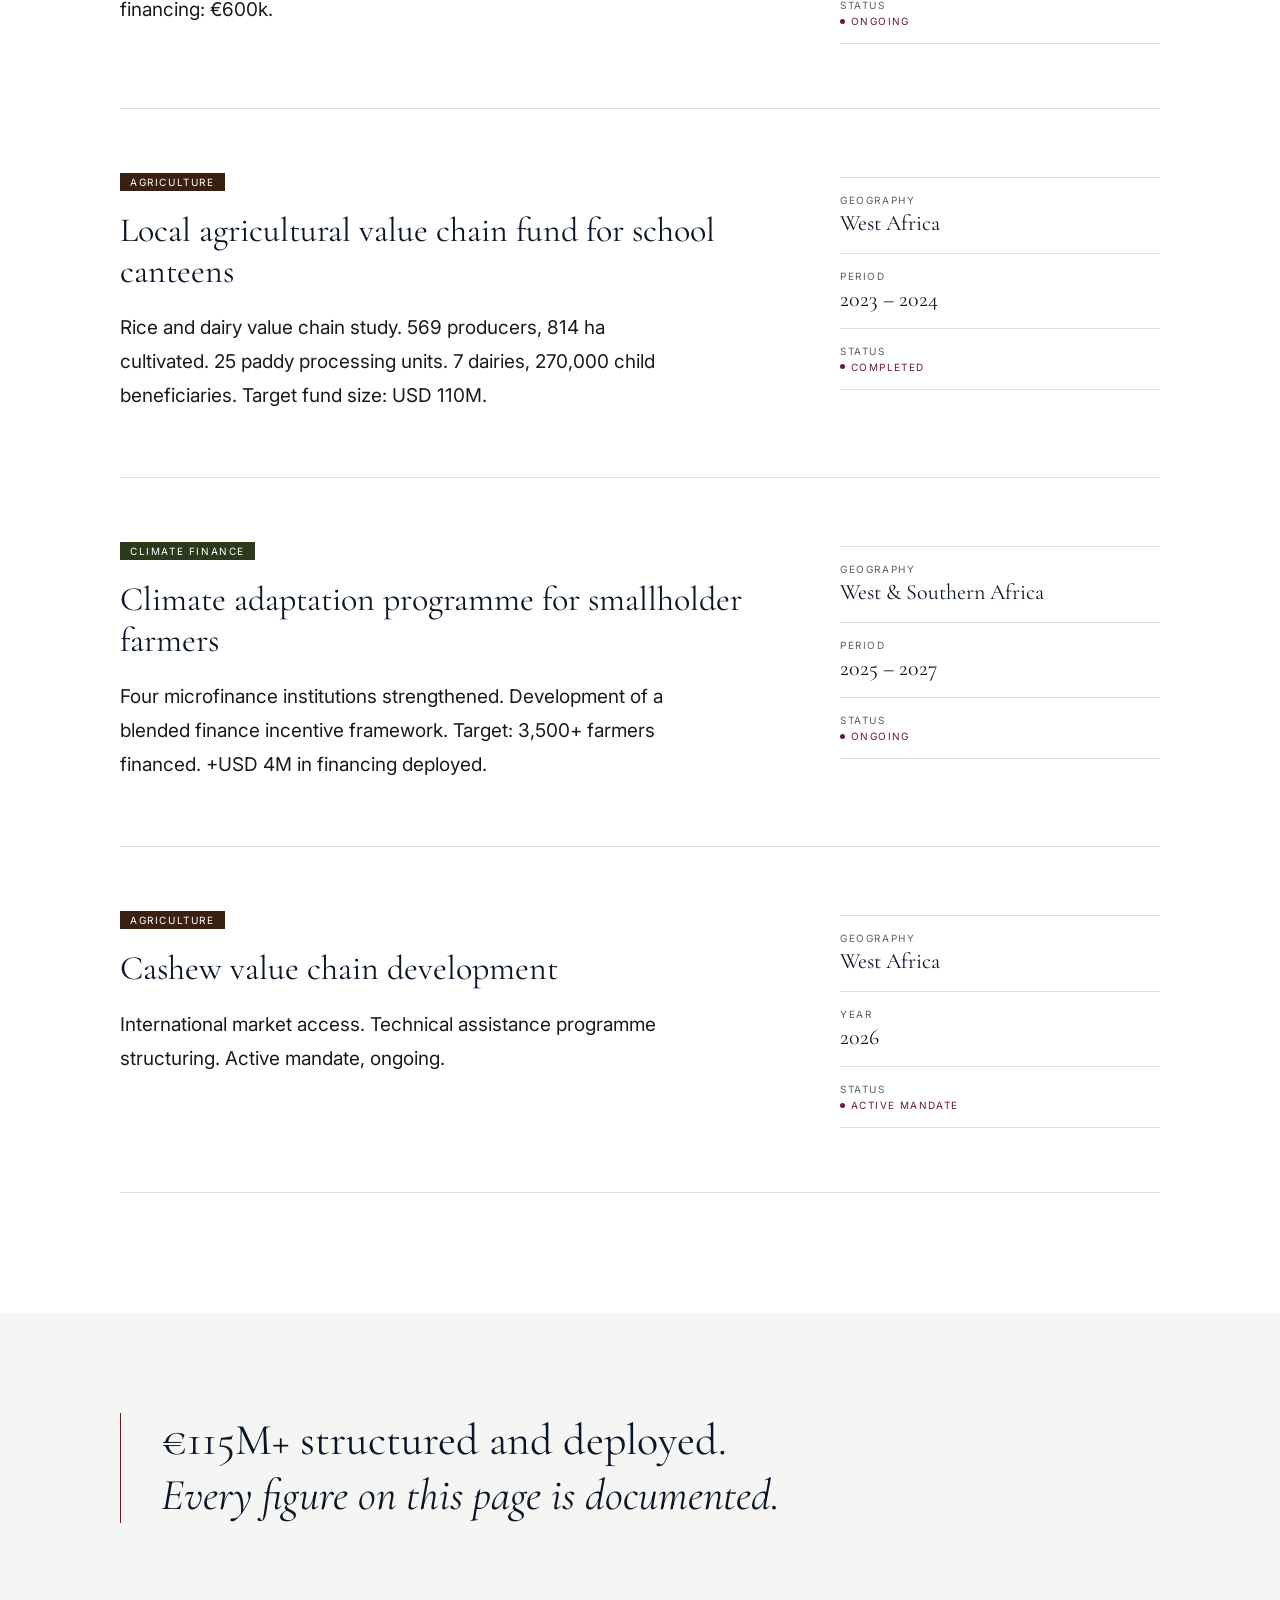
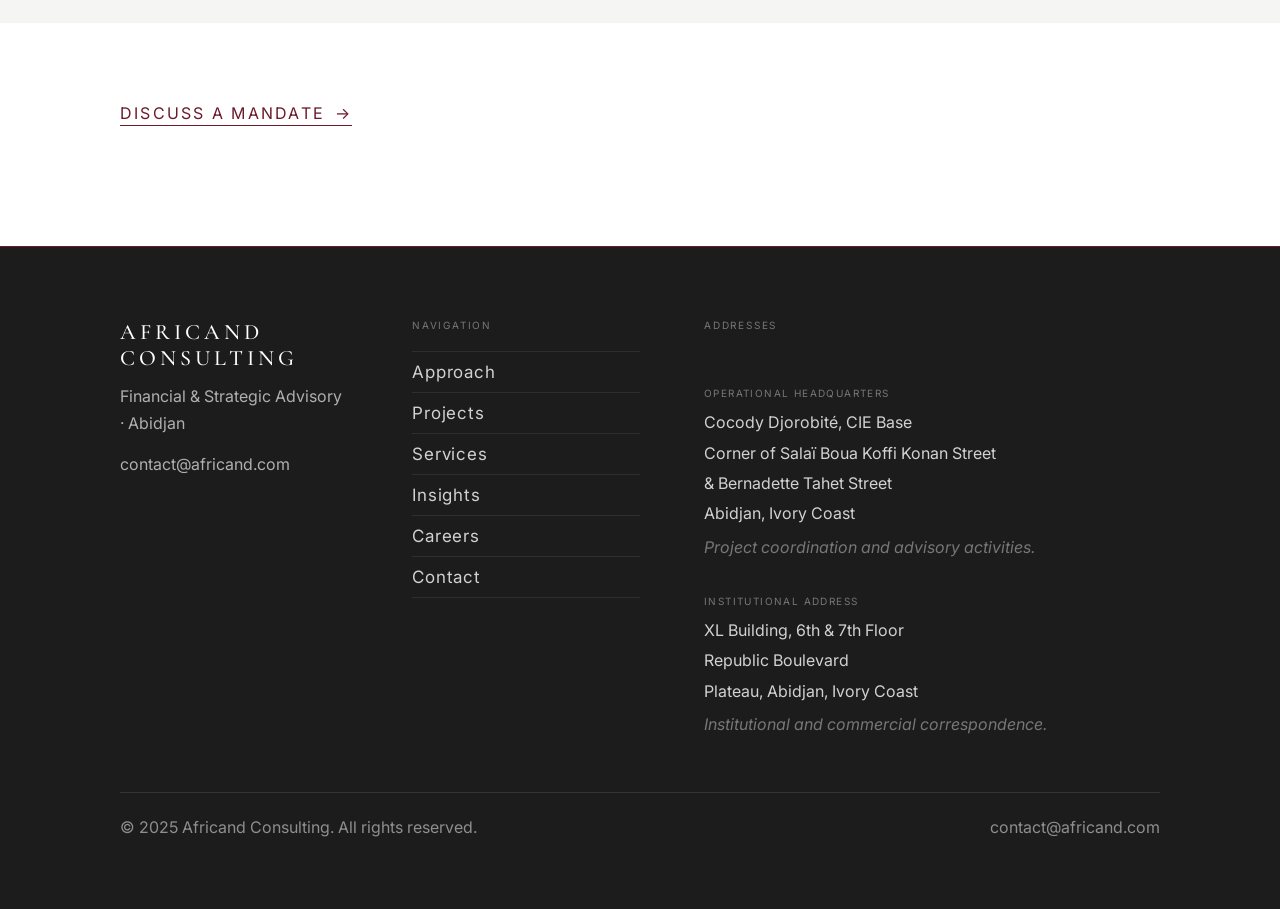
<file: Afrincand consulting final/projects.html>
<!DOCTYPE html>
<html lang="en">
<head>
  <meta charset="UTF-8" />
  <meta name="viewport" content="width=device-width, initial-scale=1.0, viewport-fit=cover" />
  <meta name="description" content="Selected mandates and transactions advised by Africand Consulting across agro-industrial value chains in West Africa." />
  <meta property="og:type"        content="website" />
  <meta property="og:title"       content="Projects — Africand Consulting" />
  <meta property="og:description" content="Selected mandates and transactions advised by Africand Consulting across agro-industrial value chains in West Africa." />
  <meta property="og:image"       content="https://africand.com/images/og-cover.jpg" />
  <meta property="og:url"         content="https://africand.com/projects.html" />
  <meta name="twitter:card"        content="summary_large_image" />
  <meta name="twitter:title"       content="Projects — Africand Consulting" />
  <meta name="twitter:description" content="Selected mandates and transactions advised by Africand Consulting across agro-industrial value chains in West Africa." />
  <link rel="canonical" href="https://africand.com/projects.html" />
  <title>Selected Transactions — Africand Consulting</title>
  <link rel="preconnect" href="https://fonts.googleapis.com" />
  <link rel="preconnect" href="https://fonts.gstatic.com" crossorigin />
  <link href="https://fonts.googleapis.com/css2?family=Cormorant+Garamond:ital,wght@0,300;0,400;0,500;0,600;1,300;1,400;1,500&family=Inter:wght@300;400;500&display=swap" rel="stylesheet" />  <link rel="stylesheet" href="css/projects.css">
  <link rel="stylesheet" href="css/nav-mobile.css">
</head>
<body>

  <nav>
    <a href="index.html" class="nav-logo">Africand</a>
    <ul class="nav-links" id="navLinks">
      <li><a href="approach.html" data-en="Approach" data-fr="Approche">Approach</a></li>
      <li><a href="projects.html" class="active" data-en="Projects" data-fr="Projets">Projects</a></li>
      <li><a href="services.html" data-en="Services" data-fr="Services">Services</a></li>
      <li><a href="insights.html" data-en="Insights" data-fr="Publications">Insights</a></li>
      <li><a href="careers.html" data-en="Careers" data-fr="Carri&#232;res">Careers</a></li>
      <li><a href="contact.html" data-en="Contact" data-fr="Contact">Contact</a></li>
      <li class="nav-lang-mobile">
        <button class="nav-lang-btn" onclick="toggleLang()" aria-label="Switch language">
          <svg width="14" height="14" viewBox="0 0 24 24" fill="none" stroke="currentColor" stroke-width="1.5" stroke-linecap="round" stroke-linejoin="round"><circle cx="12" cy="12" r="10"/><path d="M2 12h20"/><path d="M12 2a15.3 15.3 0 0 1 4 10 15.3 15.3 0 0 1-4 10 15.3 15.3 0 0 1-4-10 15.3 15.3 0 0 1 4-10z"/></svg>
          <span data-en="Language" data-fr="Langue">Language</span>
          <span class="lang-current-mobile">EN</span>
        </button>
      </li>
    </ul>
    <button class="nav-burger" id="burger" aria-label="Menu">
      <span></span><span></span><span></span>
    </button>
      <div class="lang-switch">
      <button class="lang-toggle" id="langToggle" onclick="toggleLang()" aria-label="Switch language">
        <svg class="lang-globe" width="14" height="14" viewBox="0 0 24 24" fill="none" stroke="currentColor" stroke-width="1.5" stroke-linecap="round" stroke-linejoin="round" aria-hidden="true"><circle cx="12" cy="12" r="10"/><path d="M2 12h20"/><path d="M12 2a15.3 15.3 0 0 1 4 10 15.3 15.3 0 0 1-4 10 15.3 15.3 0 0 1-4-10 15.3 15.3 0 0 1 4-10z"/></svg>
        <span class="lang-current">EN</span>
      </button>
    </div>
  </nav>

  <header class="page-header">
    <p class="page-label" data-en="Track Record" data-fr="Bilan de Transactions">Track Record</p>
    <h1 class="page-title" data-en="Documented mandates.<br><em>Verified results.</em>" data-fr="Mandats document&eacute;s.<br><em>R&eacute;sultats v&eacute;rifi&eacute;s.</em>">Documented mandates.<br>
      <em>Verified results.</em>
    </h1>
    <p class="page-intro" data-en="Six mandates across transactions, blended finance, agricultural programmes, and climate finance. Every figure on this page is documented." data-fr="Six mandats couvrant des transactions, la finance mixte, des programmes agricoles et la finance climatique. Chaque chiffre sur cette page est document&eacute;">
      Six mandates across transactions, blended finance,
      agricultural programmes, and climate finance.
      Every figure on this page is documented.
    </p>
  </header>

  <!-- FILTER BAR -->
  <div class="filter-bar">
    <span class="filter-label" data-en="Filter" data-fr="Filtrer">Filter</span>
    <button class="filter-btn active" data-filter="all" data-en="All" data-fr="Tout">All</button>
    <button class="filter-btn" data-filter="transaction" data-en="Transactions" data-fr="Transactions">Transactions</button>
    <button class="filter-btn" data-filter="blended" data-en="Blended Finance" data-fr="Finance Mixte">Blended Finance</button>
    <button class="filter-btn" data-filter="agriculture" data-en="Agriculture" data-fr="Agriculture">Agriculture</button>
    <button class="filter-btn" data-filter="climate" data-en="Climate Finance" data-fr="Finance Climatique">Finance Climatique</button>
  </div>

  <!-- TRANSACTIONS -->
  <div class="transactions-list" id="txList">

    <!-- 1 -->
    <div class="transaction-item" data-category="transaction">
      <div class="tx-main">
        <div class="tx-tags">
          <span class="tx-type type-transaction" data-en="Transactions" data-fr="Transactions">Transactions</span>
        </div>
        <h2 class="tx-title" data-en="Valuation &amp; disposal of a dairy and share transfers" data-fr="Valorisation &amp; cession d'une laiterie et cessions de parts">Valuation &amp; disposal of a dairy and share transfers</h2>
        <p class="tx-description" data-en="Due diligence &amp; valuation. Stress scenarios. Investment committee approval. Completion of the exit transaction." data-fr="Due diligence &amp; valorisation. Stress scenarios. Validation du comit&eacute; d&apos;investissement. R&eacute;alisation de la transaction de sortie.">
          Due diligence &amp; valuation. Stress scenarios. Investment committee approval. Completion of the exit transaction.
        </p>
      </div>
      <div class="tx-meta">
        <div class="tx-meta-row">
          <span class="tx-meta-key" data-en="Geography" data-fr="G&eacute;ographie">Geography</span>
          <span class="tx-meta-value" data-en="West Africa" data-fr="Afrique de l'Ouest">West Africa</span>
        </div>
        <div class="tx-meta-row">
          <span class="tx-meta-key" data-en="Year" data-fr="Ann&eacute;e">Year</span>
          <span class="tx-meta-value">2022</span>
        </div>
        <div class="tx-meta-row">
          <span class="tx-meta-key" data-en="Status" data-fr="Statut">Status</span>
          <span class="tx-meta-value tx-status closed" data-en="Completed" data-fr="R&eacute;alis&eacute;">Completed</span>
        </div>
      </div>
    </div>

    <!-- 2 -->
    <div class="transaction-item" data-category="transaction">
      <div class="tx-main">
        <div class="tx-tags">
          <span class="tx-type type-transaction" data-en="Transactions" data-fr="Transactions">Transactions</span>
        </div>
        <h2 class="tx-title" data-en="Investment in a microfinance institution" data-fr="Investissement dans une institution de microfinance">Investment in a microfinance institution</h2>
        <p class="tx-description" data-en="Due diligence &amp; valuation. Acquisition scenarios. Investment file preparation. Participation in negotiations." data-fr="Due diligence &amp; valorisation. Sc&eacute;narios d&apos;acquisition. Pr&eacute;paration du dossier d&apos;investissement. Participation aux n&eacute;gociations.">
          Due diligence &amp; valuation. Acquisition scenarios. Investment file preparation. Participation in negotiations.
        </p>
      </div>
      <div class="tx-meta">
        <div class="tx-meta-row">
          <span class="tx-meta-key" data-en="Geography" data-fr="G&eacute;ographie">Geography</span>
          <span class="tx-meta-value" data-en="West Africa" data-fr="Afrique de l'Ouest">West Africa</span>
        </div>
        <div class="tx-meta-row">
          <span class="tx-meta-key" data-en="Year" data-fr="Ann&eacute;e">Year</span>
          <span class="tx-meta-value">2025</span>
        </div>
        <div class="tx-meta-row">
          <span class="tx-meta-key" data-en="Status" data-fr="Statut">Status</span>
          <span class="tx-meta-value tx-status closed" data-en="Completed" data-fr="R&eacute;alis&eacute;">Completed</span>
        </div>
      </div>
    </div>

    <!-- 3 -->
    <div class="transaction-item" data-category="blended">
      <div class="tx-main">
        <div class="tx-tags">
          <span class="tx-type type-blended" data-en="Blended Finance" data-fr="Finance Mixte">Blended Finance</span>
        </div>
        <h2 class="tx-title" data-en="Young women's entrepreneurship" data-fr="Entrepreneuriat des jeunes femmes">Young women's entrepreneurship</h2>
        <p class="tx-description" data-en="+80 businesses incubated per year. Design of a micro-investment model. Investment file preparation. Validated financing: €600k." data-fr="+80 entreprises incub&eacute;es par an. Conception d&apos;un mod&egrave;le de micro-investissement. Pr&eacute;paration de dossier d&apos;investissement. Financement valid&eacute;&nbsp;: 600 k&euro;.">
          +80 businesses incubated per year. Design of a micro-investment model. Investment file preparation. Validated financing: €600k.
        </p>
      </div>
      <div class="tx-meta">
        <div class="tx-meta-row">
          <span class="tx-meta-key" data-en="Geography" data-fr="G&eacute;ographie">Geography</span>
          <span class="tx-meta-value" data-en="West Africa" data-fr="Afrique de l'Ouest">West Africa</span>
        </div>
        <div class="tx-meta-row">
          <span class="tx-meta-key" data-en="Period" data-fr="P&eacute;riode">Period</span>
          <span class="tx-meta-value">2024 – 2028</span>
        </div>
        <div class="tx-meta-row">
          <span class="tx-meta-key" data-en="Status" data-fr="Statut">Status</span>
          <span class="tx-meta-value tx-status closed" data-en="Ongoing" data-fr="En cours">Ongoing</span>
        </div>
      </div>
    </div>

    <!-- 4 -->
    <div class="transaction-item" data-category="agriculture">
      <div class="tx-main">
        <div class="tx-tags">
          <span class="tx-type type-agriculture" data-en="Agriculture" data-fr="Agriculture">Agriculture</span>
        </div>
        <h2 class="tx-title" data-en="Local agricultural value chain fund for school canteens" data-fr="Fonds cha&icirc;nes de valeur agricoles locales pour cantines scolaires">Local agricultural value chain fund for school canteens</h2>
        <p class="tx-description" data-en="Rice and dairy value chain study. 569 producers, 814 ha cultivated. 25 paddy processing units. 7 dairies, 270,000 child beneficiaries. Target fund size: USD 110M." data-fr="&Eacute;tude des fili&egrave;res riz et lait. 569 producteurs, 814 ha cultiv&eacute;s. 25 unit&eacute;s de transformation de paddy. 7 laiteries, 270&nbsp;000 enfants b&eacute;n&eacute;ficiaires. Taille cible du fonds&nbsp;: USD 110M.">
          Rice and dairy value chain study. 569 producers, 814 ha cultivated. 25 paddy processing units. 7 dairies, 270,000 child beneficiaries. Target fund size: USD 110M.
        </p>
      </div>
      <div class="tx-meta">
        <div class="tx-meta-row">
          <span class="tx-meta-key" data-en="Geography" data-fr="G&eacute;ographie">Geography</span>
          <span class="tx-meta-value" data-en="West Africa" data-fr="Afrique de l'Ouest">West Africa</span>
        </div>
        <div class="tx-meta-row">
          <span class="tx-meta-key" data-en="Period" data-fr="P&eacute;riode">Period</span>
          <span class="tx-meta-value">2023 – 2024</span>
        </div>
        <div class="tx-meta-row">
          <span class="tx-meta-key" data-en="Status" data-fr="Statut">Status</span>
          <span class="tx-meta-value tx-status closed" data-en="Completed" data-fr="R&eacute;alis&eacute;">Completed</span>
        </div>
      </div>
    </div>

    <!-- 5 -->
    <div class="transaction-item" data-category="climate">
      <div class="tx-main">
        <div class="tx-tags">
          <span class="tx-type type-climate" data-en="Climate Finance" data-fr="Finance Climatique">Climate Finance</span>
        </div>
        <h2 class="tx-title" data-en="Climate adaptation programme for smallholder farmers" data-fr="Programme d&apos;adaptation climatique des petits producteurs">Climate adaptation programme for smallholder farmers</h2>
        <p class="tx-description" data-en="Four microfinance institutions strengthened. Development of a blended finance incentive framework. Target: 3,500+ farmers financed. +USD 4M in financing deployed." data-fr="Quatre institutions de microfinance renforc&eacute;es. D&eacute;veloppement d&apos;un cadre incitatif de blended finance. Cible&nbsp;: 3&nbsp;500+ producteurs financ&eacute;s. +USD 4M de financements octroy&eacute;s.">
          Four microfinance institutions strengthened. Development of a blended finance incentive framework. Target: 3,500+ farmers financed. +USD 4M in financing deployed.
        </p>
      </div>
      <div class="tx-meta">
        <div class="tx-meta-row">
          <span class="tx-meta-key" data-en="Geography" data-fr="G&eacute;ographie">Geography</span>
          <span class="tx-meta-value" data-en="West &amp; Southern Africa" data-fr="Afrique de l'Ouest &amp; Australe">West &amp; Southern Africa</span>
        </div>
        <div class="tx-meta-row">
          <span class="tx-meta-key" data-en="Period" data-fr="P&eacute;riode">Period</span>
          <span class="tx-meta-value">2025 – 2027</span>
        </div>
        <div class="tx-meta-row">
          <span class="tx-meta-key" data-en="Status" data-fr="Statut">Status</span>
          <span class="tx-meta-value tx-status closed" data-en="Ongoing" data-fr="En cours">Ongoing</span>
        </div>
      </div>
    </div>

    <!-- 6 -->
    <div class="transaction-item" data-category="agriculture">
      <div class="tx-main">
        <div class="tx-tags">
          <span class="tx-type type-agriculture" data-en="Agriculture" data-fr="Agriculture">Agriculture</span>
        </div>
        <h2 class="tx-title" data-en="Cashew value chain development" data-fr="Renforcement de la fili&egrave;re noix de cajou">Cashew value chain development</h2>
        <p class="tx-description" data-en="International market access. Technical assistance programme structuring. Active mandate, ongoing." data-fr="Acc&egrave;s au march&eacute; international. Structuration d&apos;un programme d&apos;assistance technique. Mandat actif en cours.">
          International market access. Technical assistance programme structuring. Active mandate, ongoing.
        </p>
      </div>
      <div class="tx-meta">
        <div class="tx-meta-row">
          <span class="tx-meta-key" data-en="Geography" data-fr="G&eacute;ographie">Geography</span>
          <span class="tx-meta-value" data-en="West Africa" data-fr="Afrique de l'Ouest">West Africa</span>
        </div>
        <div class="tx-meta-row">
          <span class="tx-meta-key" data-en="Year" data-fr="Ann&eacute;e">Year</span>
          <span class="tx-meta-value">2026</span>
        </div>
        <div class="tx-meta-row">
          <span class="tx-meta-key" data-en="Status" data-fr="Statut">Status</span>
          <span class="tx-meta-value tx-status closed" data-en="Active mandate" data-fr="Mandat actif">Active mandate</span>
        </div>
      </div>
    </div>

  </div>

  <!-- STATEMENT BREAK -->
  <div class="statement-break" id="statementEl">
    <p class="statement-text">
      <span data-en="€115M+ structured and deployed.<br><em>Every figure on this page is documented.</em>" data-fr="115M€+ structurés et déployés.<br><em>Chaque chiffre sur cette page est documenté.</em>">€115M+ structured and deployed.<br>
      <em>Every figure on this page is documented.</em>
    </p>
  </div>

  <!-- CTA -->
  <section class="cta-section">
    <a href="contact.html" class="cta">
      <span data-en="Discuss a Mandate" data-fr="Discuter d'un Mandat">Discuss a Mandate</span> <span class="cta-arrow">→</span>
    </a>
  </section>

    <footer>
    <div class="footer-inner">
      <div class="footer-brand">
        <p class="footer-logo">Africand Consulting</p>
        <p class="footer-tagline" data-en="Financial &amp; Strategic Advisory · Abidjan" data-fr="Conseil Financier &amp; Strat&#233;gique · Abidjan">Financial &amp; Strategic Advisory · Abidjan</p>
        <p class="footer-contact-email"><a href="mailto:contact@africand.com">contact@africand.com</a></p>
      </div>
      <div class="footer-nav-col">
        <p class="footer-col-label" data-en="Navigation" data-fr="Navigation">Navigation</p>
        <ul class="footer-links">
          <li><a href="approach.html" data-en="Approach" data-fr="Approche">Approach</a></li>
          <li><a href="projects.html" data-en="Projects" data-fr="Projets">Projects</a></li>
          <li><a href="services.html" data-en="Services" data-fr="Services">Services</a></li>
          <li><a href="insights.html" data-en="Insights" data-fr="Publications">Insights</a></li>
          <li><a href="careers.html" data-en="Careers" data-fr="Carri&#232;res">Careers</a></li>
          <li><a href="contact.html" data-en="Contact" data-fr="Contact">Contact</a></li>
        </ul>
      </div>
      <div class="footer-addr-col">
        <p class="footer-col-label" data-en="Addresses" data-fr="Adresses">Addresses</p>
        <div class="footer-addr-item">
          <p class="footer-addr-label" data-en="Operational Headquarters" data-fr="Si&#232;ge Op&#233;rationnel">Operational Headquarters</p>
          <p class="footer-addr-value">
            Cocody Djorobité, CIE Base<br>
            Corner of Salaï Boua Koffi Konan Street<br>
            &amp; Bernadette Tahet Street<br>
            Abidjan, Ivory Coast
          </p>
          <p class="footer-addr-note" data-en="Project coordination and advisory activities." data-fr="Coordination de projets et activit&#233;s de conseil.">Project coordination and advisory activities.</p>
        </div>
        <div class="footer-addr-item">
          <p class="footer-addr-label" data-en="Institutional Address" data-fr="Adresse Institutionnelle">Institutional Address</p>
          <p class="footer-addr-value">
            XL Building, 6th &amp; 7th Floor<br>
            Republic Boulevard<br>
            Plateau, Abidjan, Ivory Coast
          </p>
          <p class="footer-addr-note" data-en="Institutional and commercial correspondence." data-fr="Correspondance institutionnelle et commerciale.">Institutional and commercial correspondence.</p>
        </div>
      </div>
    </div>
    <div class="footer-bottom">
      <p class="footer-copy" data-en="© 2025 Africand Consulting. All rights reserved." data-fr="© 2025 Africand Consulting. Tous droits r&#233;serv&#233;s.">© 2025 Africand Consulting. All rights reserved.</p>
      <p class="footer-legal">contact@africand.com</p>
    </div>
  </footer>
  <script src="js/main.js" defer></script>
  <script src="js/projects.js" defer></script>


</body>
</html>
</file>
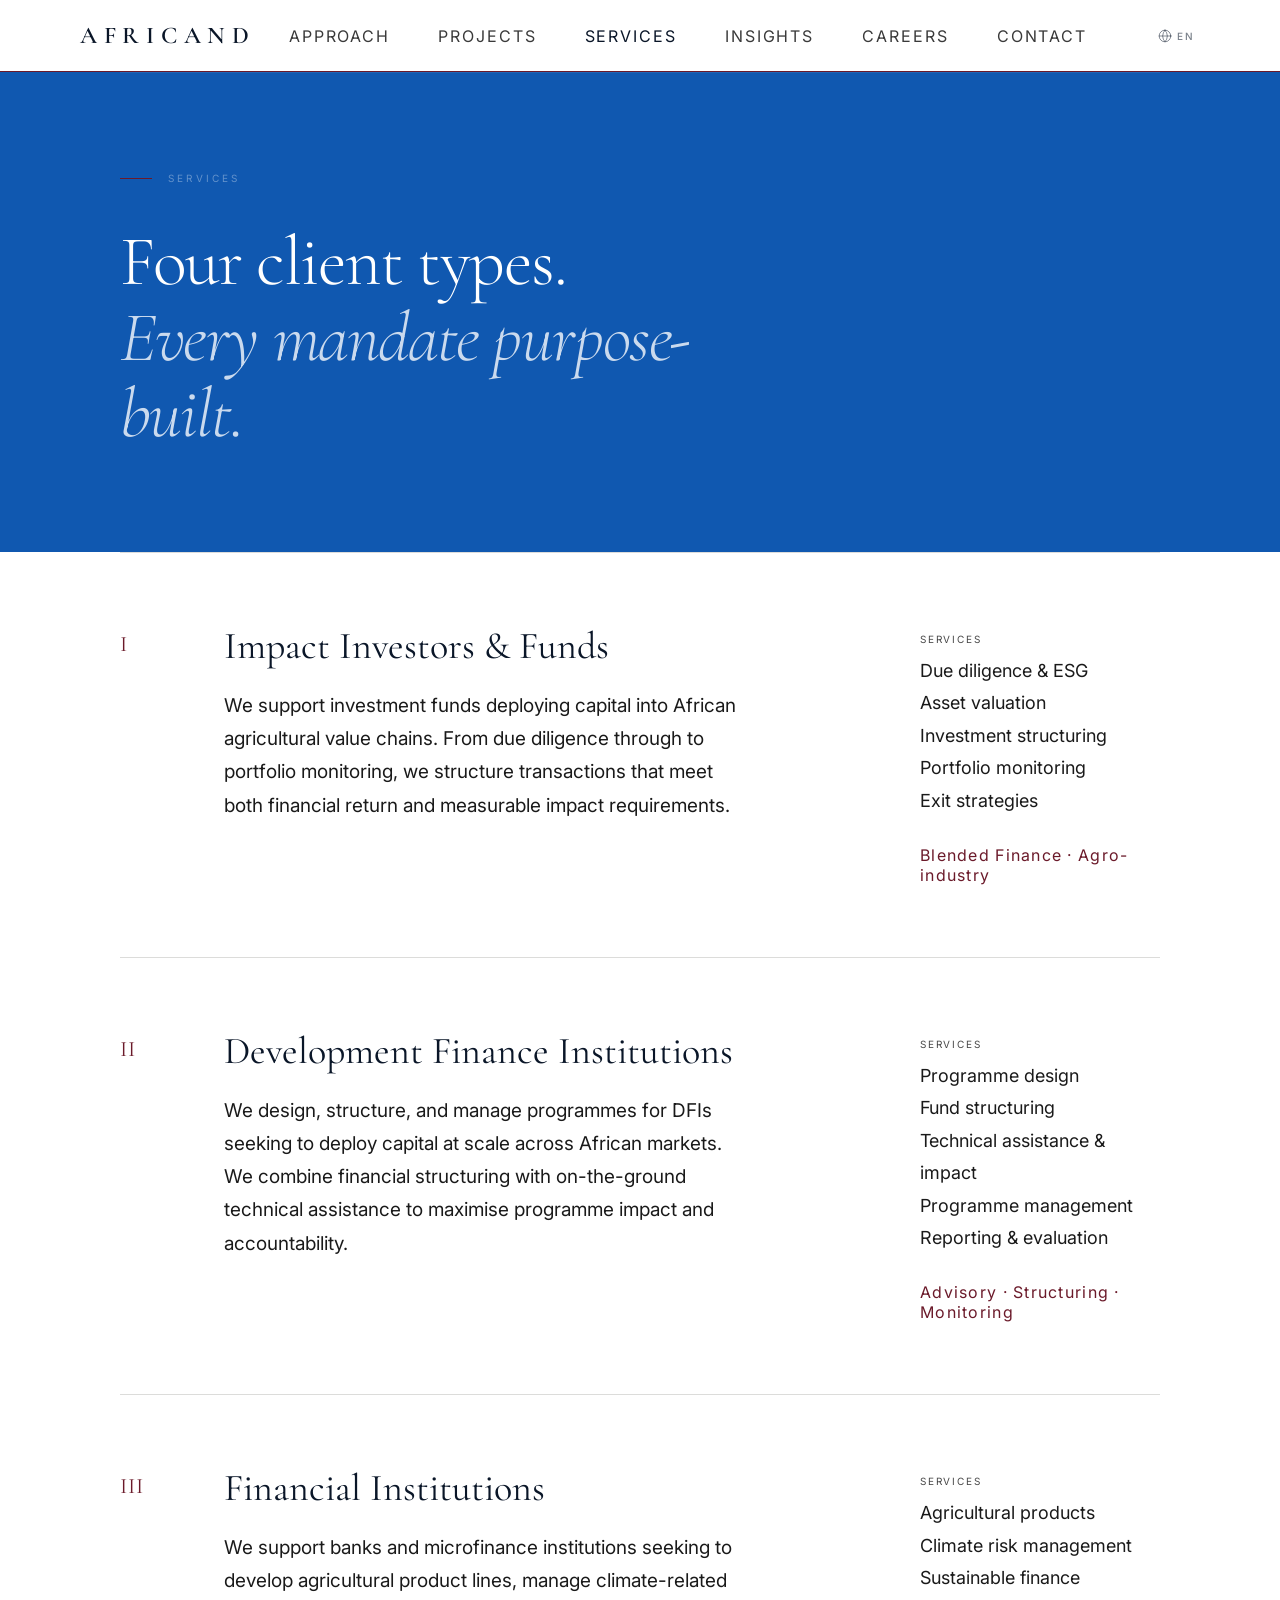
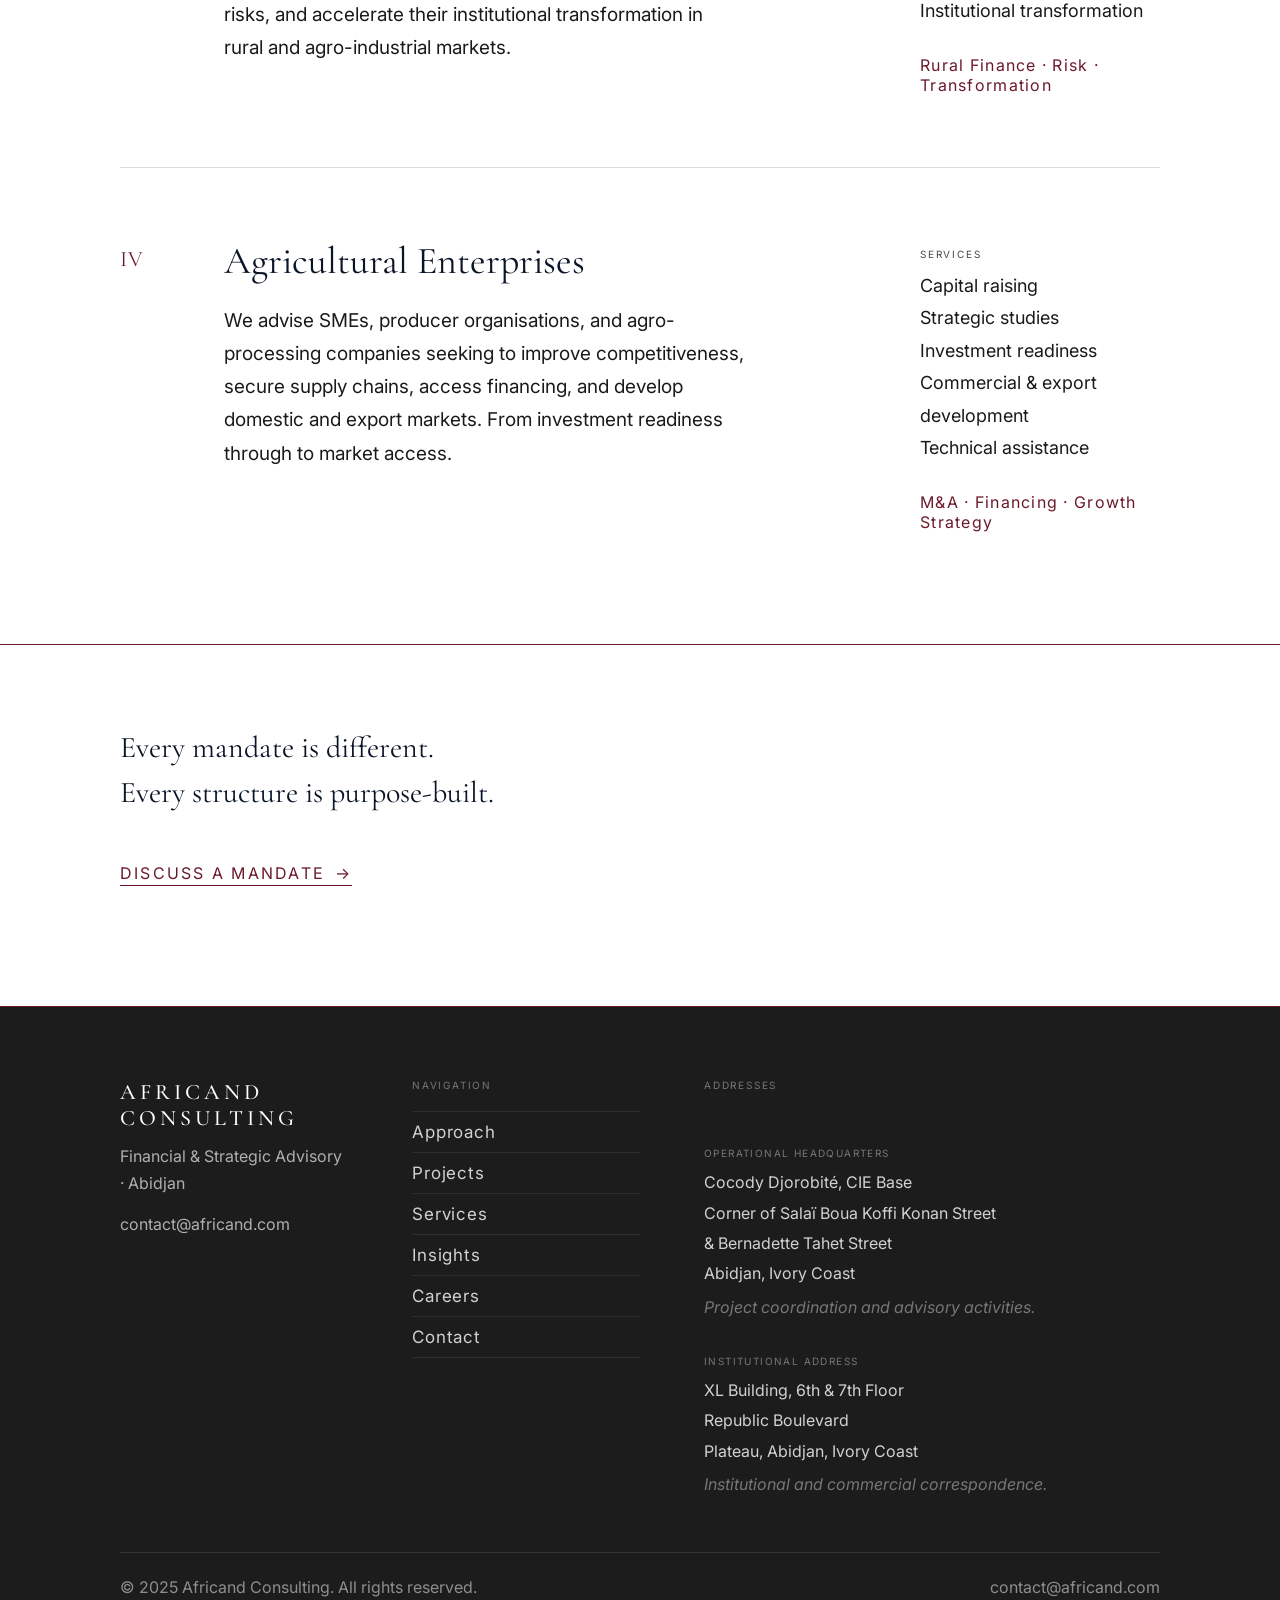
<file: Afrincand consulting final/services.html>
<!DOCTYPE html>
<html lang="en">
<head>
  <meta charset="UTF-8" />
  <meta name="viewport" content="width=device-width, initial-scale=1.0, viewport-fit=cover" />
  <meta name="description" content="M&A advisory, financial structuring, due diligence and capacity building for agro-industrial operators across West Africa." />
  <meta property="og:type"        content="website" />
  <meta property="og:title"       content="Services — Africand Consulting" />
  <meta property="og:description" content="M&A advisory, financial structuring, due diligence and capacity building for agro-industrial operators across West Africa." />
  <meta property="og:image"       content="https://africand.com/images/og-cover.jpg" />
  <meta property="og:url"         content="https://africand.com/services.html" />
  <meta name="twitter:card"        content="summary_large_image" />
  <meta name="twitter:title"       content="Services — Africand Consulting" />
  <meta name="twitter:description" content="M&A advisory, financial structuring, due diligence and capacity building for agro-industrial operators across West Africa." />
  <link rel="canonical" href="https://africand.com/services.html" />
  <title>Services — Africand Consulting</title>
  <link rel="preconnect" href="https://fonts.googleapis.com" />
  <link rel="preconnect" href="https://fonts.gstatic.com" crossorigin />
  <link href="https://fonts.googleapis.com/css2?family=Cormorant+Garamond:ital,wght@0,300;0,400;0,500;0,600;1,300;1,400;1,500&family=Inter:wght@300;400;500&display=swap" rel="stylesheet" />  <link rel="stylesheet" href="css/services.css">
  <link rel="stylesheet" href="css/nav-mobile.css">
</head>
<body>

  <nav>
    <a href="index.html" class="nav-logo">Africand</a>
    <ul class="nav-links" id="navLinks">
      <li><a href="approach.html" data-en="Approach" data-fr="Approche">Approach</a></li>
      <li><a href="projects.html" data-en="Projects" data-fr="Projets">Projects</a></li>
      <li><a href="services.html" class="active" data-en="Services" data-fr="Services">Services</a></li>
      <li><a href="insights.html" data-en="Insights" data-fr="Publications">Insights</a></li>
      <li><a href="careers.html" data-en="Careers" data-fr="Carri&#232;res">Careers</a></li>
      <li><a href="contact.html" data-en="Contact" data-fr="Contact">Contact</a></li>
      <li class="nav-lang-mobile">
        <button class="nav-lang-btn" onclick="toggleLang()" aria-label="Switch language">
          <svg width="14" height="14" viewBox="0 0 24 24" fill="none" stroke="currentColor" stroke-width="1.5" stroke-linecap="round" stroke-linejoin="round"><circle cx="12" cy="12" r="10"/><path d="M2 12h20"/><path d="M12 2a15.3 15.3 0 0 1 4 10 15.3 15.3 0 0 1-4 10 15.3 15.3 0 0 1-4-10 15.3 15.3 0 0 1 4-10z"/></svg>
          <span data-en="Language" data-fr="Langue">Language</span>
          <span class="lang-current-mobile">EN</span>
        </button>
      </li>
    </ul>
    <button class="nav-burger" id="burger" aria-label="Menu">
      <span></span><span></span><span></span>
    </button>
      <div class="lang-switch">
      <button class="lang-toggle" id="langToggle" onclick="toggleLang()" aria-label="Switch language">
        <svg class="lang-globe" width="14" height="14" viewBox="0 0 24 24" fill="none" stroke="currentColor" stroke-width="1.5" stroke-linecap="round" stroke-linejoin="round" aria-hidden="true"><circle cx="12" cy="12" r="10"/><path d="M2 12h20"/><path d="M12 2a15.3 15.3 0 0 1 4 10 15.3 15.3 0 0 1-4 10 15.3 15.3 0 0 1-4-10 15.3 15.3 0 0 1 4-10z"/></svg>
        <span class="lang-current">EN</span>
      </button>
    </div>
  </nav>

  <header class="page-header">
    <p class="page-label" data-en="Services" data-fr="Services">Services</p>
    <h1 class="page-title" data-en="Four client types.<br><em>Every mandate purpose-built.</em>" data-fr="Quatre types de clients.<br><em>Chaque mandat sur mesure.</em>">Four client types.<br>
      <em>Every mandate purpose-built.</em>
    </h1>
  </header>

  <div class="services-list">

    <!-- I -->
    <div class="service-item">
      <span class="service-numeral">I</span>
      <div class="service-body">
        <h2 class="service-title" data-en="Impact Investors &amp; Funds" data-fr="Investisseurs &agrave; Impact &amp; Fonds">Impact Investors &amp; Funds</h2>
        <p class="service-desc" data-en="We support investment funds deploying capital into African agricultural value chains. From due diligence through to portfolio monitoring, we structure transactions that meet both financial return and measurable impact requirements." data-fr="Nous accompagnons les fonds d&apos;investissement d&eacute;ployant des capitaux dans les fili&egrave;res agricoles africaines. De la due diligence au suivi de portefeuille, nous structurons des transactions r&eacute;pondant aux exigences de rendement financier et d&apos;impact mesurable.">
          We support investment funds deploying capital into African agricultural value chains.
          From due diligence through to portfolio monitoring,
          we structure transactions that meet both financial return
          and measurable impact requirements.
        </p>
      </div>
      <div class="service-meta">
        <p class="meta-label" data-en="Services" data-fr="Services">Services</p>
        <ul class="meta-items">
          <li data-en="Due diligence &amp; ESG" data-fr="Due diligence &amp; ESG">Due diligence &amp; ESG</li>
          <li data-en="Asset valuation" data-fr="Valorisation d&apos;actifs">Asset valuation</li>
          <li data-en="Investment structuring" data-fr="Structuration d&apos;investissements">Investment structuring</li>
          <li data-en="Portfolio monitoring" data-fr="Suivi de portefeuille">Portfolio monitoring</li>
          <li data-en="Exit strategies" data-fr="Strat&eacute;gies de sortie">Exit strategies</li>
        </ul>
        <p class="meta-duration" data-en="Blended Finance · Agro-industry" data-fr="Finance Mixte · Agro-industrie">Blended Finance · Agro-industry</p>
      </div>
    </div>

    <!-- II -->
    <div class="service-item">
      <span class="service-numeral">II</span>
      <div class="service-body">
        <h2 class="service-title" data-en="Development Finance Institutions" data-fr="Institutions de Financement du D&eacute;veloppement">Development Finance Institutions</h2>
        <p class="service-desc" data-en="We design, structure, and manage programmes for DFIs seeking to deploy capital at scale across African markets. We combine financial structuring with on-the-ground technical assistance to maximise programme impact and accountability." data-fr="Nous concevons, structurons et g&eacute;rons des programmes pour les IFD souhaitant d&eacute;ployer des capitaux &agrave; grande &eacute;chelle sur les march&eacute;s africains. Nous combinons la structuration financi&egrave;re et l&apos;assistance technique sur le terrain pour maximiser l&apos;impact et la redevabilit&eacute; des programmes.">
          We design, structure, and manage programmes for DFIs
          seeking to deploy capital at scale across African markets.
          We combine financial structuring with on-the-ground
          technical assistance to maximise programme impact and accountability.
        </p>
      </div>
      <div class="service-meta">
        <p class="meta-label" data-en="Services" data-fr="Services">Services</p>
        <ul class="meta-items">
          <li data-en="Programme design" data-fr="Conception de programmes">Programme design</li>
          <li data-en="Fund structuring" data-fr="Structuration de fonds">Fund structuring</li>
          <li data-en="Technical assistance &amp; impact" data-fr="Assistance technique &amp; impact">Technical assistance &amp; impact</li>
          <li data-en="Programme management" data-fr="Gestion de programmes">Programme management</li>
          <li data-en="Reporting &amp; evaluation" data-fr="Reporting &amp; &eacute;valuation">Reporting &amp; evaluation</li>
        </ul>
        <p class="meta-duration" data-en="Advisory · Structuring · Monitoring" data-fr="Conseil · Structuration · Suivi">Advisory · Structuring · Monitoring</p>
      </div>
    </div>

    <!-- III -->
    <div class="service-item">
      <span class="service-numeral">III</span>
      <div class="service-body">
        <h2 class="service-title" data-en="Financial Institutions" data-fr="Institutions Financi&egrave;res">Financial Institutions</h2>
        <p class="service-desc" data-en="We support banks and microfinance institutions seeking to develop agricultural product lines, manage climate-related risks, and accelerate their institutional transformation in rural and agro-industrial markets." data-fr="Nous accompagnons les banques et institutions de microfinance souhaitant d&eacute;velopper des lignes de produits agricoles, g&eacute;rer les risques climatiques et acc&eacute;l&eacute;rer leur transformation institutionnelle sur les march&eacute;s ruraux et agro-industriels.">
          We support banks and microfinance institutions seeking to develop
          agricultural product lines, manage climate-related risks,
          and accelerate their institutional transformation
          in rural and agro-industrial markets.
        </p>
      </div>
      <div class="service-meta">
        <p class="meta-label" data-en="Services" data-fr="Services">Services</p>
        <ul class="meta-items">
          <li data-en="Agricultural products" data-fr="Produits agricoles">Agricultural products</li>
          <li data-en="Climate risk management" data-fr="Gestion du risque climatique">Climate risk management</li>
          <li data-en="Sustainable finance" data-fr="Finance durable">Sustainable finance</li>
          <li data-en="Institutional transformation" data-fr="Transformation institutionnelle">Institutional transformation</li>
        </ul>
        <p class="meta-duration" data-en="Rural Finance · Risk · Transformation" data-fr="Finance Rurale · Risque · Transformation">Rural Finance · Risk · Transformation</p>
      </div>
    </div>

    <!-- IV -->
    <div class="service-item">
      <span class="service-numeral">IV</span>
      <div class="service-body">
        <h2 class="service-title" data-en="Agricultural Enterprises" data-fr="Entreprises Agricoles">Agricultural Enterprises</h2>
        <p class="service-desc" data-en="We advise SMEs, producer organisations, and agro-processing companies seeking to improve competitiveness, secure supply chains, access financing, and develop domestic and export markets. From investment readiness through to market access." data-fr="Nous conseillons les PME, organisations de producteurs et entreprises de transformation agro-alimentaire souhaitant am&eacute;liorer leur comp&eacute;titivit&eacute;, s&eacute;curiser leurs cha&icirc;nes d&apos;approvisionnement, acc&eacute;der au financement et d&eacute;velopper leurs march&eacute;s nationaux et d&apos;exportation.">
          We advise SMEs, producer organisations, and agro-processing companies
          seeking to improve competitiveness, secure supply chains,
          access financing, and develop domestic and export markets.
          From investment readiness through to market access.
        </p>
      </div>
      <div class="service-meta">
        <p class="meta-label" data-en="Services" data-fr="Services">Services</p>
        <ul class="meta-items">
          <li data-en="Capital raising" data-fr="Lev&eacute;e de fonds">Capital raising</li>
          <li data-en="Strategic studies" data-fr="&Eacute;tudes strat&eacute;giques">Strategic studies</li>
          <li data-en="Investment readiness" data-fr="Pr&eacute;paration &agrave; l&apos;investissement">Investment readiness</li>
          <li data-en="Commercial &amp; export development" data-fr="D&eacute;veloppement commercial &amp; export">Commercial &amp; export development</li>
          <li data-en="Technical assistance" data-fr="Assistance technique">Technical assistance</li>
        </ul>
        <p class="meta-duration" data-en="M&amp;A · Financing · Growth Strategy" data-fr="M&amp;A · Financement · Stratégie de Croissance">M&amp;A · Financing · Growth Strategy</p>
      </div>
    </div>

  </div>

  <section class="cta-section">
    <p data-en="Every mandate is different.<br>Every structure is purpose-built." data-fr="Chaque mandat est diff&eacute;rent.<br>Chaque structure est sur mesure.">Every mandate is different.<br>Every structure is purpose-built.</p>
    <a href="contact.html" class="cta">
      <span data-en="Discuss a Mandate" data-fr="Discuter d'un Mandat">Discuss a Mandate</span> <span class="cta-arrow">→</span>
    </a>
  </section>

    <footer>
    <div class="footer-inner">
      <div class="footer-brand">
        <p class="footer-logo">Africand Consulting</p>
        <p class="footer-tagline" data-en="Financial &amp; Strategic Advisory · Abidjan" data-fr="Conseil Financier &amp; Strat&#233;gique · Abidjan">Financial &amp; Strategic Advisory · Abidjan</p>
        <p class="footer-contact-email"><a href="mailto:contact@africand.com">contact@africand.com</a></p>
      </div>
      <div class="footer-nav-col">
        <p class="footer-col-label" data-en="Navigation" data-fr="Navigation">Navigation</p>
        <ul class="footer-links">
          <li><a href="approach.html" data-en="Approach" data-fr="Approche">Approach</a></li>
          <li><a href="projects.html" data-en="Projects" data-fr="Projets">Projects</a></li>
          <li><a href="services.html" data-en="Services" data-fr="Services">Services</a></li>
          <li><a href="insights.html" data-en="Insights" data-fr="Publications">Insights</a></li>
          <li><a href="careers.html" data-en="Careers" data-fr="Carri&#232;res">Careers</a></li>
          <li><a href="contact.html" data-en="Contact" data-fr="Contact">Contact</a></li>
        </ul>
      </div>
      <div class="footer-addr-col">
        <p class="footer-col-label" data-en="Addresses" data-fr="Adresses">Addresses</p>
        <div class="footer-addr-item">
          <p class="footer-addr-label" data-en="Operational Headquarters" data-fr="Si&#232;ge Op&#233;rationnel">Operational Headquarters</p>
          <p class="footer-addr-value">
            Cocody Djorobité, CIE Base<br>
            Corner of Salaï Boua Koffi Konan Street<br>
            &amp; Bernadette Tahet Street<br>
            Abidjan, Ivory Coast
          </p>
          <p class="footer-addr-note" data-en="Project coordination and advisory activities." data-fr="Coordination de projets et activit&#233;s de conseil.">Project coordination and advisory activities.</p>
        </div>
        <div class="footer-addr-item">
          <p class="footer-addr-label" data-en="Institutional Address" data-fr="Adresse Institutionnelle">Institutional Address</p>
          <p class="footer-addr-value">
            XL Building, 6th &amp; 7th Floor<br>
            Republic Boulevard<br>
            Plateau, Abidjan, Ivory Coast
          </p>
          <p class="footer-addr-note" data-en="Institutional and commercial correspondence." data-fr="Correspondance institutionnelle et commerciale.">Institutional and commercial correspondence.</p>
        </div>
      </div>
    </div>
    <div class="footer-bottom">
      <p class="footer-copy" data-en="© 2025 Africand Consulting. All rights reserved." data-fr="© 2025 Africand Consulting. Tous droits r&#233;serv&#233;s.">© 2025 Africand Consulting. All rights reserved.</p>
      <p class="footer-legal">contact@africand.com</p>
    </div>
  </footer>
  <script src="js/main.js" defer></script>


</body>
</html>
</file>
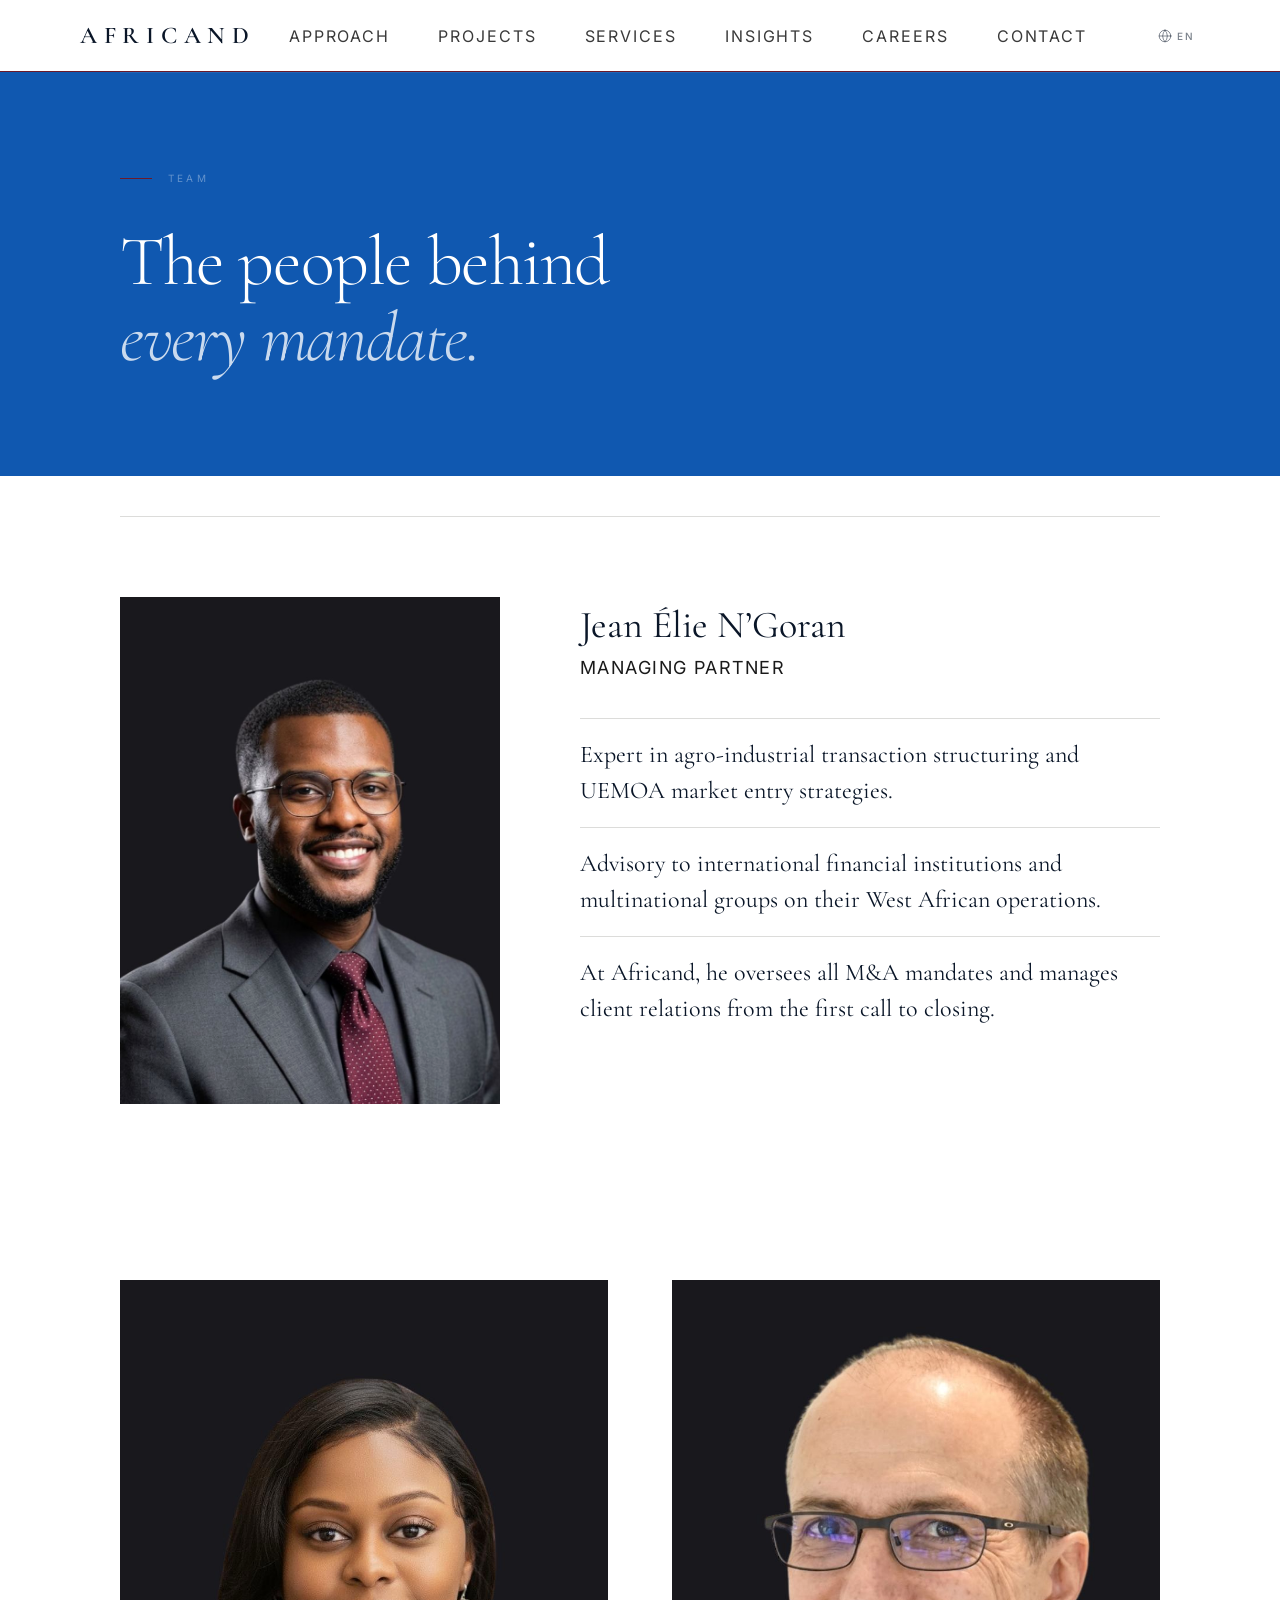
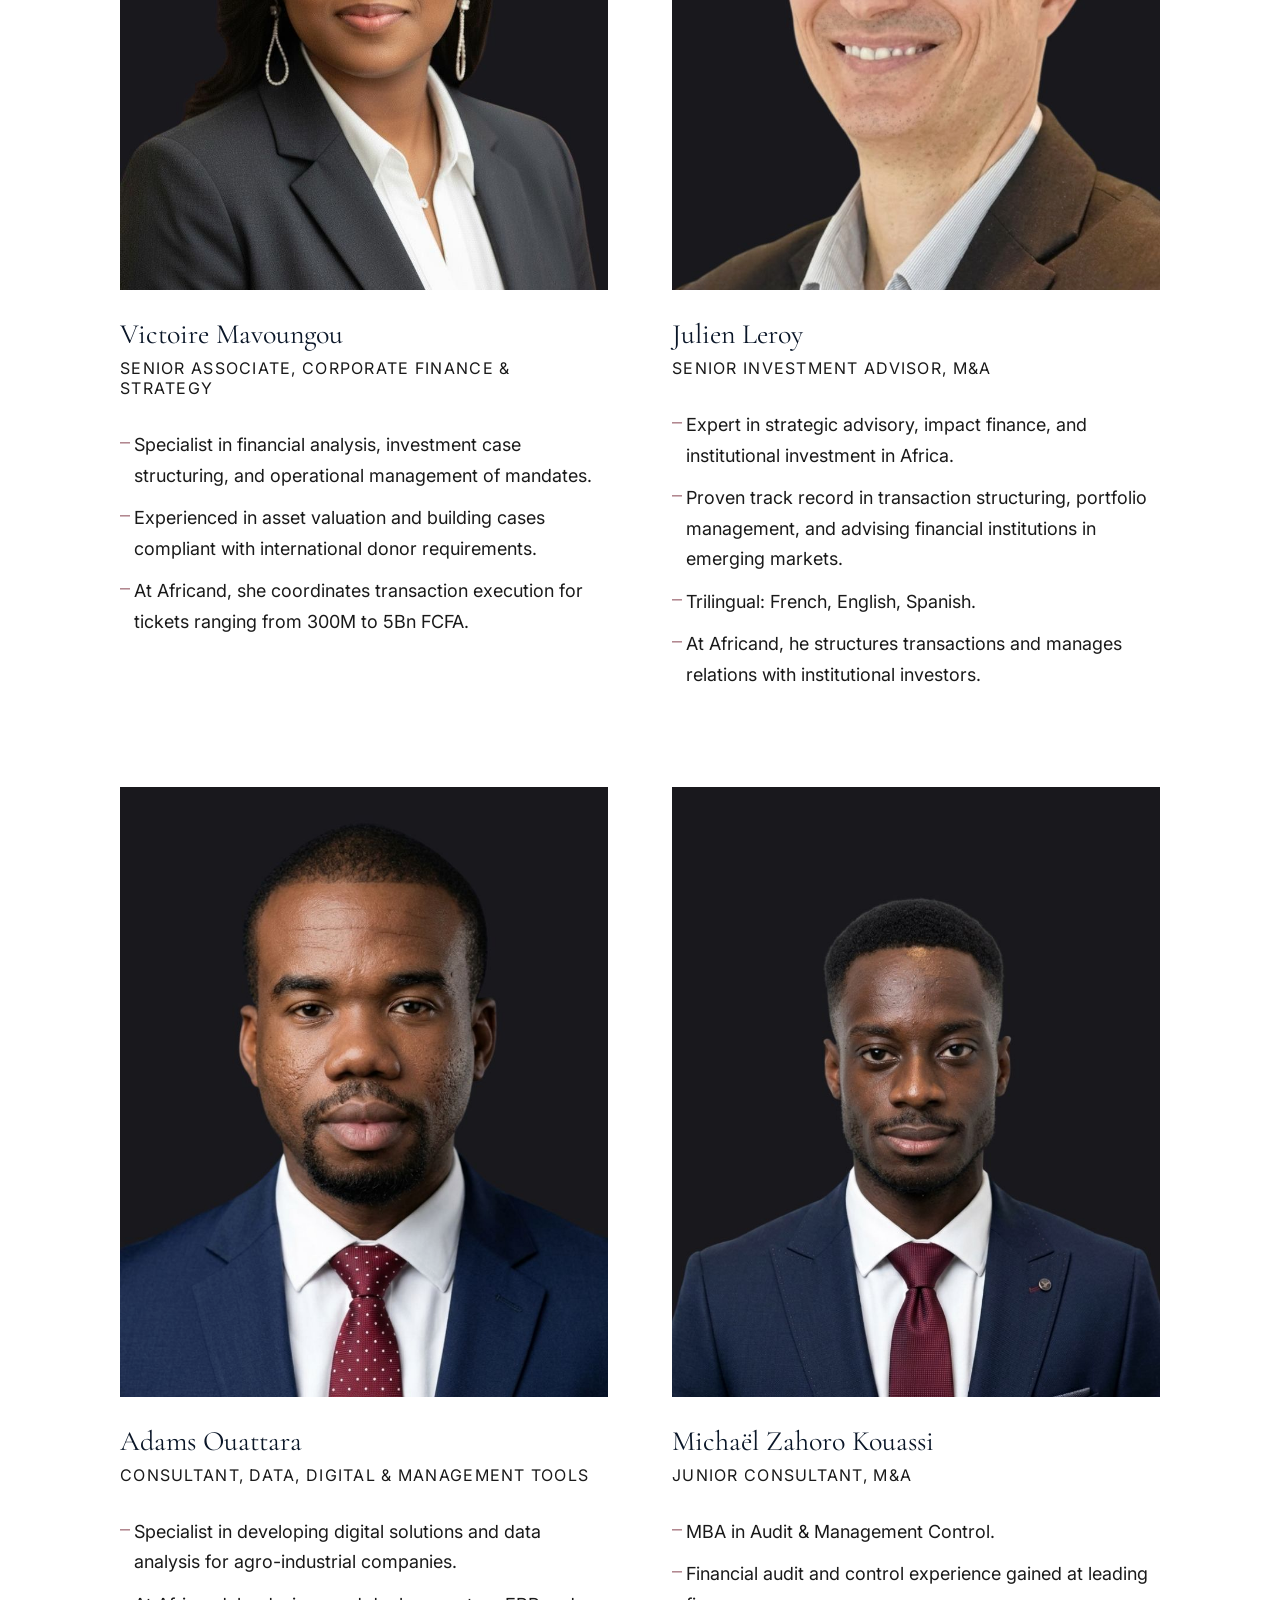
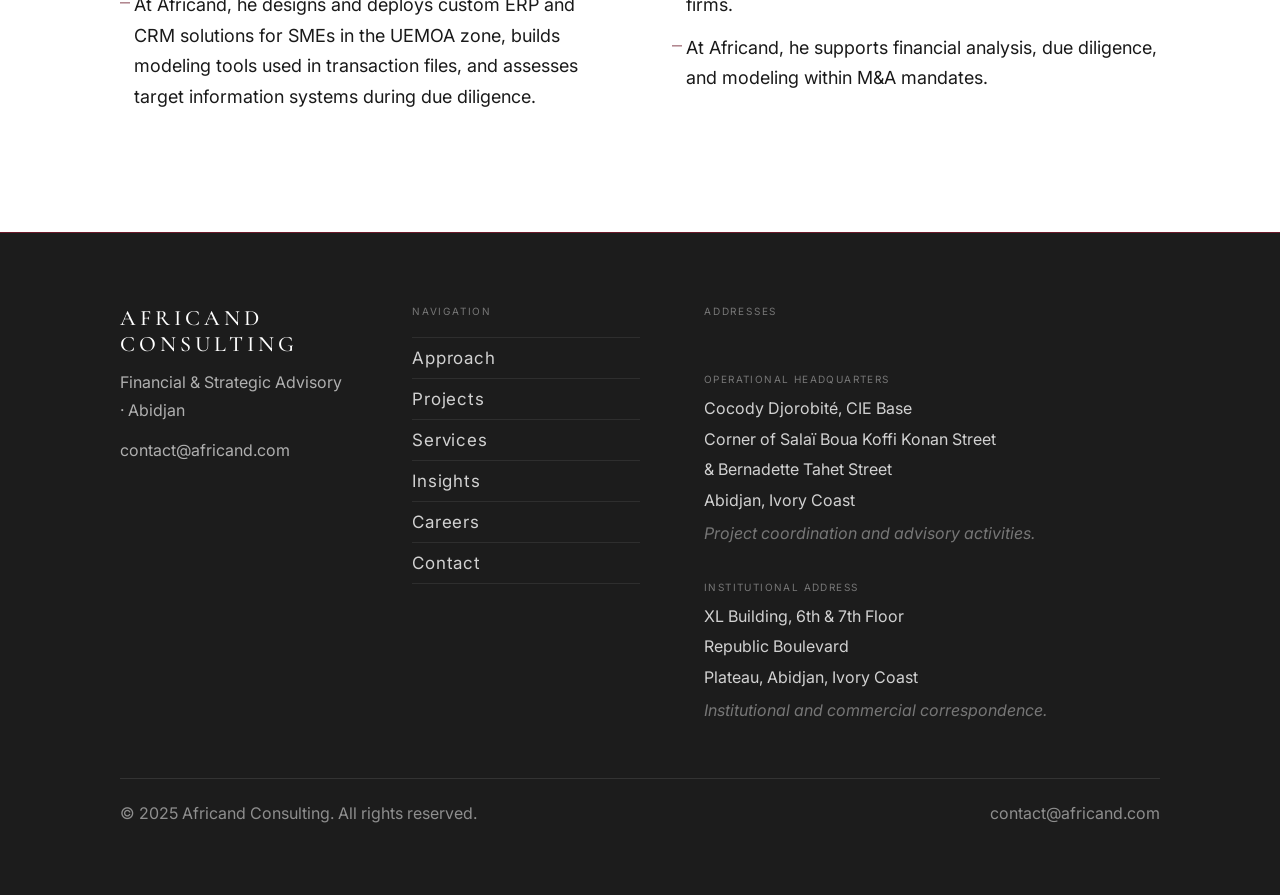
<file: Afrincand consulting final/team.html>
<!DOCTYPE html>
<html lang="en">

<head>
  <meta charset="UTF-8" />
  <meta name="viewport" content="width=device-width, initial-scale=1.0, viewport-fit=cover" />
  <meta name="description" content="Meet the Africand Consulting team — financial and strategic advisors specialized in West African agro-industrial markets." />
  <meta property="og:type"        content="website" />
  <meta property="og:title"       content="Team — Africand Consulting" />
  <meta property="og:description" content="Meet the Africand Consulting team — financial and strategic advisors specialized in West African agro-industrial markets." />
  <meta property="og:image"       content="https://africand.com/images/og-cover.jpg" />
  <meta property="og:url"         content="https://africand.com/team.html" />
  <meta name="twitter:card"        content="summary_large_image" />
  <meta name="twitter:title"       content="Team — Africand Consulting" />
  <meta name="twitter:description" content="Meet the Africand Consulting team — financial and strategic advisors specialized in West African agro-industrial markets." />
  <link rel="canonical" href="https://africand.com/team.html" />
  <title>Team — Africand Consulting</title>
  <link rel="preconnect" href="https://fonts.googleapis.com" />
  <link rel="preconnect" href="https://fonts.gstatic.com" crossorigin />
  <link
    href="https://fonts.googleapis.com/css2?family=Cormorant+Garamond:ital,wght@0,300;0,400;0,500;0,600;1,300;1,400;1,500&family=Inter:wght@300;400;500&display=swap"
    rel="stylesheet" />
  <link rel="stylesheet" href="css/team.css">
</head>

<body>

  <nav>
    <a href="index.html" class="nav-logo">Africand</a>
    <ul class="nav-links" id="navLinks">
      <li><a href="approach.html" data-en="Approach" data-fr="Approche">Approach</a></li>
      <li><a href="projects.html" data-en="Projects" data-fr="Projets">Projects</a></li>
      <li><a href="services.html" data-en="Services" data-fr="Services">Services</a></li>
      <li><a href="insights.html" data-en="Insights" data-fr="Publications">Insights</a></li>
      <li><a href="careers.html" data-en="Careers" data-fr="Carri&#232;res">Careers</a></li>
      <li><a href="contact.html" data-en="Contact" data-fr="Contact">Contact</a></li>
    </ul>
    <button class="nav-burger" id="burger" aria-label="Menu">
      <span></span><span></span><span></span>
    </button>
    <div class="lang-switch">
      <button class="lang-toggle" id="langToggle" onclick="toggleLang()" aria-label="Switch language">
        <svg class="lang-globe" width="14" height="14" viewBox="0 0 24 24" fill="none" stroke="currentColor" stroke-width="1.5" stroke-linecap="round" stroke-linejoin="round" aria-hidden="true"><circle cx="12" cy="12" r="10"/><path d="M2 12h20"/><path d="M12 2a15.3 15.3 0 0 1 4 10 15.3 15.3 0 0 1-4 10 15.3 15.3 0 0 1-4-10 15.3 15.3 0 0 1 4-10z"/></svg>
        <span class="lang-current">EN</span>
      </button>
    </div>
  </nav>

  <header class="page-header">
    <p class="page-label" data-en="Team" data-fr="&#201;quipe">Team</p>
    <h1 class="page-title" data-en="The people behind<br><em>every mandate.</em>"
      data-fr="Les personnes derri&egrave;re<br><em>chaque mandat.</em>">The people behind<br>
      <em>every mandate.</em>
    </h1>
  </header>

  <section class="team-section">

    <!-- LEAD PROFILE — Jean Élie N'Goran -->
    <div class="profile-lead" id="p1">
      <div class="profile-photo">
        <div class="profile-photo-inner" style="background:none;">
          <img loading="lazy" src="images/team/jean-elie-ngoran.jpeg" alt="Jean Élie N'Goran"
            style="width:100%;height:100%;object-fit:cover;object-position:center top;filter:contrast(1.02) brightness(1.0);" />
        </div>
      </div>
      <div class="profile-info">
        <h2 class="profile-name">Jean &#201;lie N&#8217;Goran</h2>
        <p class="profile-title" data-en="Managing Partner" data-fr="Associ&#233; G&#233;rant">Managing Partner</p>
        <ul class="profile-values">
          <li
            data-en="Expert in agro-industrial transaction structuring and UEMOA market entry strategies."
            data-fr="Expert en structuration de transactions agro-industrielles et en strat&eacute;gies d'entr&eacute;e sur le march&eacute; UEMOA.">
            Expert in agro-industrial transaction structuring and UEMOA market entry strategies.</li>
          <li
            data-en="Advisory to international financial institutions and multinational groups on their West African operations."
            data-fr="Conseil aupr&egrave;s d'institutions financi&egrave;res internationales et de groupes multinationaux sur leurs op&eacute;rations en Afrique de l'Ouest.">
            Advisory to international financial institutions and multinational groups on their West African operations.
          </li>
          <li
            data-en="At Africand, he oversees all M&amp;A mandates and manages client relations from the first call to closing."
            data-fr="Chez Africand, il supervise l'ensemble des mandats M&amp;A et pilote la relation client du premier appel au closing.">
            At Africand, he oversees all M&amp;A mandates and manages client relations from the first call to closing.
          </li>
        </ul>
      </div>
    </div>

    <!-- SECONDARY PROFILES -->
    <div class="profiles-secondary">

      <div class="profile-secondary" id="p2">
        <div class="profile-photo-sm" style="background:none;">
          <img loading="lazy" src="images/team/victoire-mavoungou.jpeg" alt="Victoire Mavoungou"
            style="width:100%;height:100%;object-fit:cover;object-position:center top;filter:contrast(1.02) brightness(1.0);" />
        </div>
        <h3 class="profile-name-sm">Victoire Mavoungou</h3>
        <p class="profile-title-sm" data-en="Senior Associate, Corporate Finance &amp; Strategy"
          data-fr="Senior Associate, Corporate Finance &amp; Strat&eacute;gie">Senior Associate, Corporate Finance &amp;
          Strategy</p>
        <ul class="profile-values-sm">
          <li
            data-en="Specialist in financial analysis, investment case structuring, and operational management of mandates."
            data-fr="Sp&eacute;cialiste en analyse financi&egrave;re, structuration de dossiers d'investissement et gestion op&eacute;rationnelle de mandats.">
            Specialist in financial analysis, investment case structuring, and operational management of mandates.</li>
          <li
            data-en="Experienced in asset valuation and building cases compliant with international donor requirements."
            data-fr="Exp&eacute;rience en &eacute;valuation d'actifs et construction de dossiers conformes aux exigences des bailleurs internationaux.">
            Experienced in asset valuation and building cases compliant with international donor requirements.</li>
          <li
            data-en="At Africand, she coordinates transaction execution for tickets ranging from 300M to 5Bn FCFA."
            data-fr="Chez Africand, elle coordonne l'ex&eacute;cution des transactions sur des tickets de 300M &agrave; 5Mds FCFA.">
            At Africand, she coordinates transaction execution for tickets ranging from 300M to 5Bn FCFA.</li>
        </ul>
        
      </div>

      <div class="profile-secondary" id="p3">
        <div class="profile-photo-sm" style="background:none;">
          <img loading="lazy" src="images/team/julien-leroy.jpeg" alt="Julien Leroy"
            style="width:100%;height:100%;object-fit:cover;object-position:center top;filter:contrast(1.02) brightness(1.0);" />
        </div>
        <h3 class="profile-name-sm">Julien Leroy</h3>
        <p class="profile-title-sm" data-en="Senior Investment Advisor, M&amp;A"
          data-fr="Senior Investment Advisor, M&amp;A">Senior Investment Advisor, M&amp;A</p>
        <ul class="profile-values-sm">
          <li
            data-en="Expert in strategic advisory, impact finance, and institutional investment in Africa."
            data-fr="Expert en conseil strat&eacute;gique, finance d'impact et investissement institutionnel en Afrique.">
            Expert in strategic advisory, impact finance, and institutional investment in Africa.</li>
          <li
            data-en="Proven track record in transaction structuring, portfolio management, and advising financial institutions in emerging markets."
            data-fr="Exp&eacute;rience confirm&eacute;e en structuration de transactions, gestion de portefeuille et accompagnement d'institutions financi&egrave;res sur les march&eacute;s &eacute;mergents.">
            Proven track record in transaction structuring, portfolio management, and advising financial institutions in emerging markets.</li>
          <li data-en="Trilingual: French, English, Spanish." data-fr="Trilingue : fran&ccedil;ais, anglais, espagnol.">
            Trilingual: French, English, Spanish.</li>
          <li data-en="At Africand, he structures transactions and manages relations with institutional investors."
            data-fr="Chez Africand, il structure les transactions et pilote les relations avec les investisseurs institutionnels.">
            At Africand, he structures transactions and manages relations with institutional investors.</li>
        </ul>
       
      </div>

    </div>



    <div class="profiles-secondary">

      <div class="profile-secondary" id="p4">
        <div class="profile-photo-sm" style="background:none;">
          <img loading="lazy" src="images/team/hamed-adam-ouattara.jpeg" alt="Hamed Adam Ouattara"
            style="width:100%;height:100%;object-fit:cover;object-position:center top;filter:contrast(1.02) brightness(1.0);" />
        </div>
        <h3 class="profile-name-sm">Adams Ouattara</h3>
        <p class="profile-title-sm" data-en="Consultant, Data, Digital &amp; Management Tools"
          data-fr="Consultant, Data, Digital &amp; Outils de Gestion">Consultant, Data, Digital &amp; Management Tools</p>
        <ul class="profile-values-sm">
          <li
            data-en="Specialist in developing digital solutions and data analysis for agro-industrial companies."
            data-fr="Sp&eacute;cialiste en d&eacute;veloppement de solutions digitales et d'analyse de donn&eacute;es pour les entreprises agro-industrielles.">
            Specialist in developing digital solutions and data analysis for agro-industrial companies.
          </li>
          <li
            data-en="At Africand, he designs and deploys custom ERP and CRM solutions for SMEs in the UEMOA zone, builds modeling tools used in transaction files, and assesses target information systems during due diligence."
            data-fr="Chez Africand, il con&ccedil;oit et d&eacute;ploie les solutions ERP et CRM sur mesure destin&eacute;es aux PME de la zone UEMOA, construit les outils de mod&eacute;lisation utilis&eacute;s dans les dossiers de transaction et &eacute;value les syst&egrave;mes d'information des cibles en due diligence.">
            At Africand, he designs and deploys custom ERP and CRM solutions for SMEs in the UEMOA zone, builds modeling tools used in transaction files, and assesses target information systems during due diligence.</li>
        </ul>
        
      </div>

      <div class="profile-secondary" id="p5">
        <div class="profile-photo-sm" style="background:none;">
          <img loading="lazy" src="images/team/michael-kouassi.jpeg" alt="Michaël Zahoro Kouassi"
            style="width:100%;height:100%;object-fit:cover;object-position:center top;filter:contrast(1.02) brightness(1.0);" />
        </div>
        <h3 class="profile-name-sm">Micha&#235;l Zahoro Kouassi</h3>
        <p class="profile-title-sm" data-en="Junior Consultant, M&amp;A" data-fr="Consultant Junior, M&amp;A">Junior
          Consultant, M&amp;A</p>
        <ul class="profile-values-sm">
          <li
            data-en="MBA in Audit &amp; Management Control."
            data-fr="MBA Audit &amp; Contr&ocirc;le de Gestion.">
            MBA in Audit &amp; Management Control.</li>
          <li
            data-en="Financial audit and control experience gained at leading firms."
            data-fr="Exp&eacute;rience en audit et contr&ocirc;le financier acquise aupr&egrave;s de cabinets de r&eacute;f&eacute;rence.">
            Financial audit and control experience gained at leading firms.</li>
          <li
            data-en="At Africand, he supports financial analysis, due diligence, and modeling within M&amp;A mandates."
            data-fr="Chez Africand, il intervient en appui sur l'analyse financi&egrave;re, la due diligence et la mod&eacute;lisation dans le cadre des mandats M&amp;A.">
            At Africand, he supports financial analysis, due diligence, and modeling within M&amp;A mandates.
          </li>
        </ul>
        
      </div>

    </div>

  </section>

  <footer>
    <div class="footer-inner">
      <div class="footer-brand">
        <p class="footer-logo">Africand Consulting</p>
        <p class="footer-tagline" data-en="Financial &amp; Strategic Advisory · Abidjan"
          data-fr="Conseil Financier &amp; Strat&#233;gique · Abidjan">Financial &amp; Strategic Advisory · Abidjan</p>
        <p class="footer-contact-email"><a href="mailto:contact@africand.com">contact@africand.com</a></p>
      </div>
      <div class="footer-nav-col">
        <p class="footer-col-label" data-en="Navigation" data-fr="Navigation">Navigation</p>
        <ul class="footer-links">
          <li><a href="approach.html" data-en="Approach" data-fr="Approche">Approach</a></li>
          <li><a href="projects.html" data-en="Projects" data-fr="Projets">Projects</a></li>
          <li><a href="services.html" data-en="Services" data-fr="Services">Services</a></li>
          <li><a href="insights.html" data-en="Insights" data-fr="Publications">Insights</a></li>
          <li><a href="careers.html" data-en="Careers" data-fr="Carri&#232;res">Careers</a></li>
          <li><a href="contact.html" data-en="Contact" data-fr="Contact">Contact</a></li>
        </ul>
      </div>
      <div class="footer-addr-col">
        <p class="footer-col-label" data-en="Addresses" data-fr="Adresses">Addresses</p>
        <div class="footer-addr-item">
          <p class="footer-addr-label" data-en="Operational Headquarters" data-fr="Si&#232;ge Op&#233;rationnel">
            Operational Headquarters</p>
          <p class="footer-addr-value">
            Cocody Djorobité, CIE Base<br>
            Corner of Salaï Boua Koffi Konan Street<br>
            &amp; Bernadette Tahet Street<br>
            Abidjan, Ivory Coast
          </p>
          <p class="footer-addr-note" data-en="Project coordination and advisory activities."
            data-fr="Coordination de projets et activit&#233;s de conseil.">Project coordination and advisory
            activities.</p>
        </div>
        <div class="footer-addr-item">
          <p class="footer-addr-label" data-en="Institutional Address" data-fr="Adresse Institutionnelle">Institutional
            Address</p>
          <p class="footer-addr-value">
            XL Building, 6th &amp; 7th Floor<br>
            Republic Boulevard<br>
            Plateau, Abidjan, Ivory Coast
          </p>
          <p class="footer-addr-note" data-en="Institutional and commercial correspondence."
            data-fr="Correspondance institutionnelle et commerciale.">Institutional and commercial correspondence.</p>
        </div>
      </div>
    </div>
    <div class="footer-bottom">
      <p class="footer-copy" data-en="© 2025 Africand Consulting. All rights reserved."
        data-fr="© 2025 Africand Consulting. Tous droits r&#233;serv&#233;s.">© 2025 Africand Consulting. All rights
        reserved.</p>
      <p class="footer-legal">contact@africand.com</p>
    </div>
  </footer>
  <script src="js/main.js" defer></script>


</body>

</html>
</file>
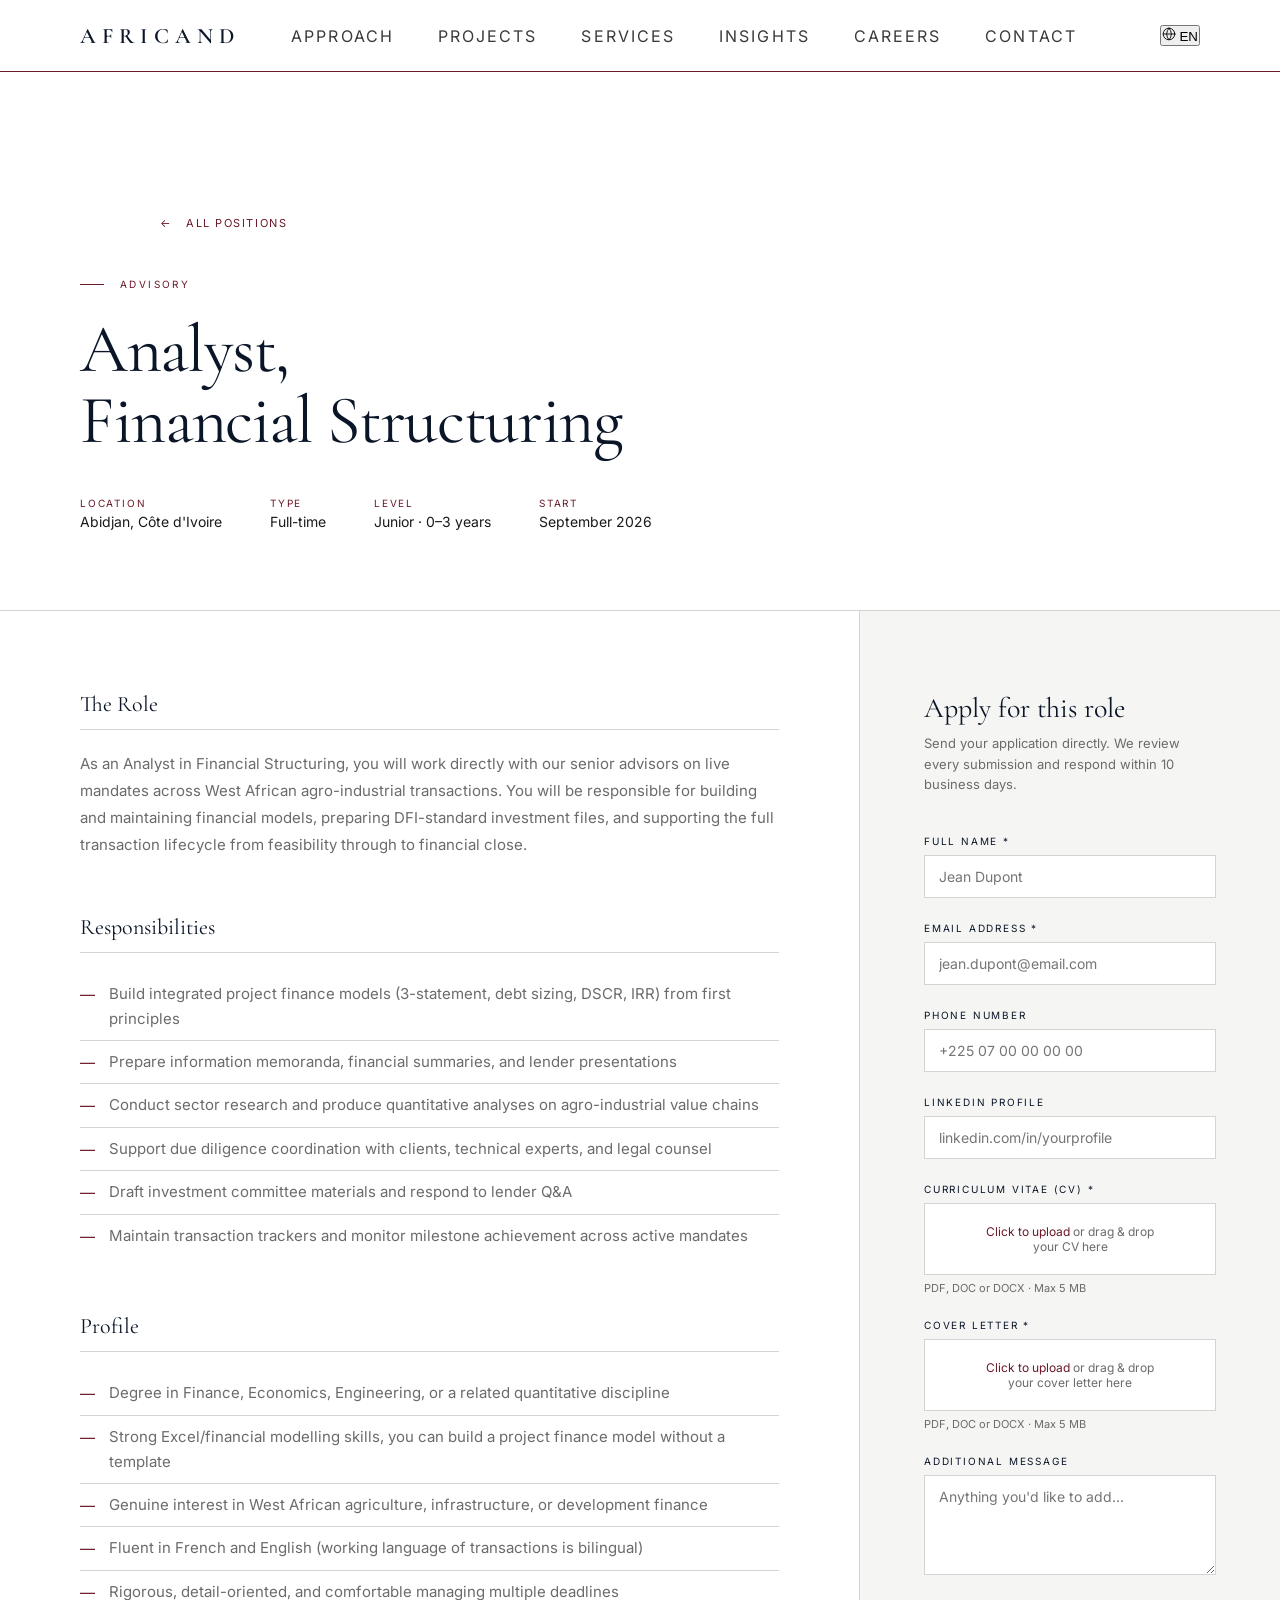
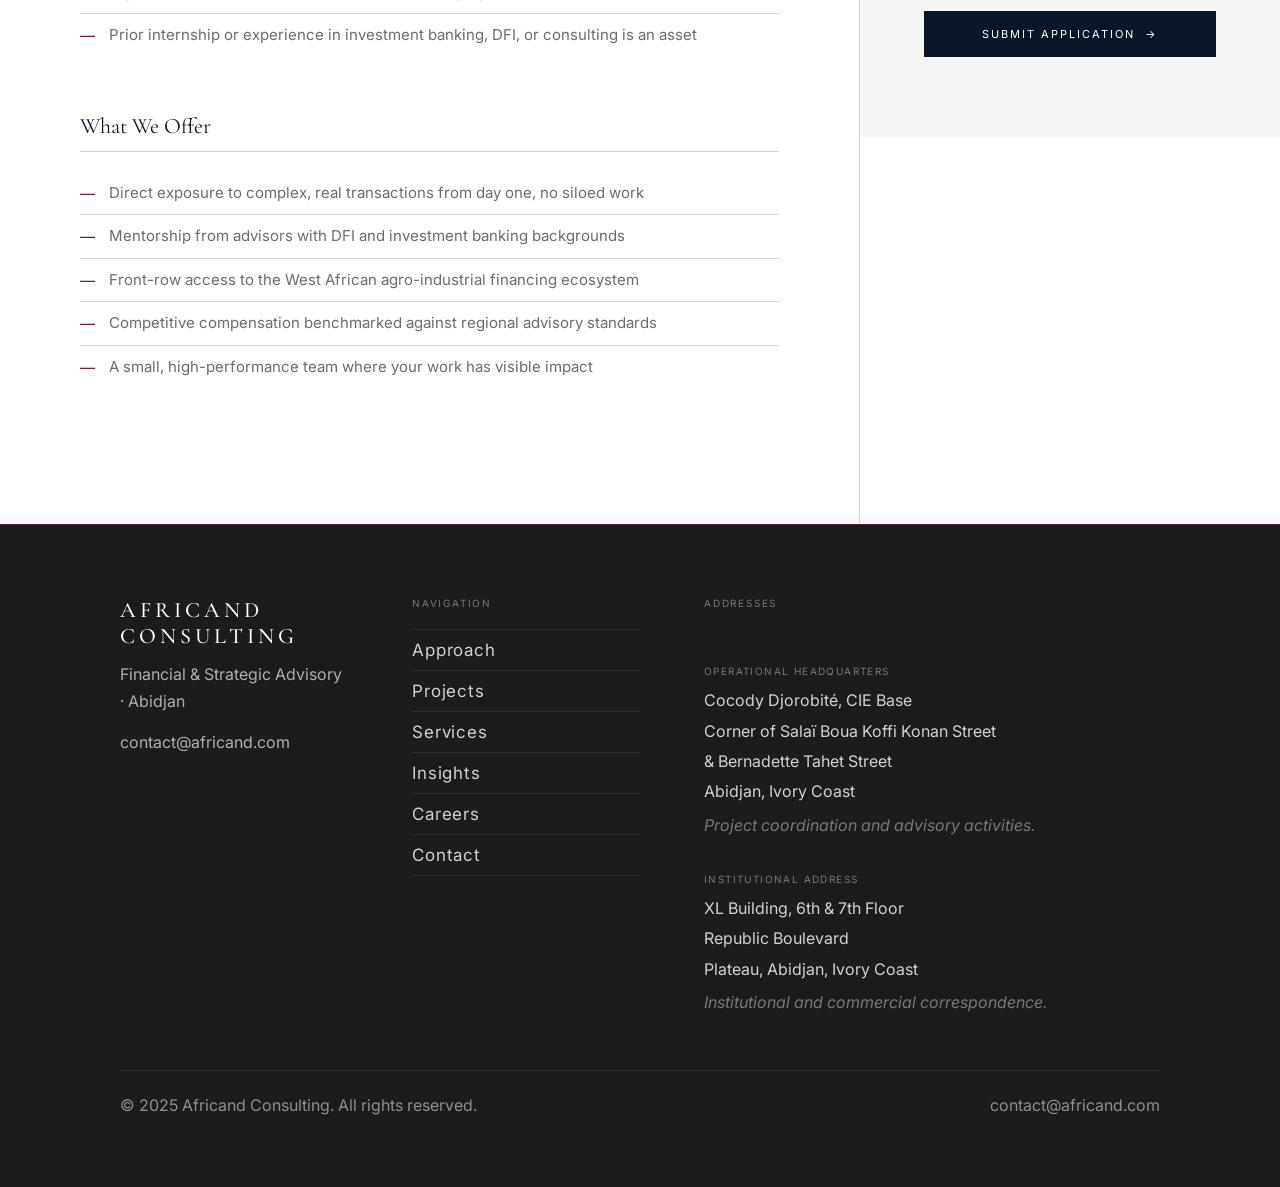
<file: Afrincand consulting final/careers/analyst-financial-structuring.html>
<!DOCTYPE html>
<html lang="en">
<head>
  <meta charset="UTF-8" />
  <meta name="viewport" content="width=device-width, initial-scale=1.0, viewport-fit=cover" />
  <meta name="description" content="Join Africand Consulting as an Analyst in Financial Structuring. Abidjan, Côte d'Ivoire." />
  <meta property="og:type"        content="website" />
  <meta property="og:title"       content="Analyst, Financial Structuring · Africand Consulting" />
  <meta property="og:description" content="Join Africand Consulting as an Analyst in Financial Structuring. Abidjan, Côte d'Ivoire." />
  <meta property="og:image"       content="https://africand.com/images/og-cover.jpg" />
  <meta property="og:url"         content="https://africand.com/careers/analyst-financial-structuring.html" />
  <meta name="twitter:card"        content="summary_large_image" />
  <meta name="twitter:title"       content="Analyst, Financial Structuring · Africand Consulting" />
  <meta name="twitter:description" content="Join Africand Consulting as an Analyst in Financial Structuring. Abidjan, Côte d'Ivoire." />
  <link rel="canonical" href="https://africand.com/careers/analyst-financial-structuring.html" />
  <title>Analyst, Financial Structuring · Africand Consulting</title>
  <link rel="preconnect" href="https://fonts.googleapis.com" />
  <link rel="preconnect" href="https://fonts.gstatic.com" crossorigin />
  <link href="https://fonts.googleapis.com/css2?family=Cormorant+Garamond:ital,wght@0,300;0,400;0,500;0,600;1,300;1,400;1,500&family=Inter:wght@300;400;500&display=swap" rel="stylesheet" />  <link rel="stylesheet" href="css/analyst-financial-structuring.css">
  <link rel="stylesheet" href="../css/nav-mobile.css">
</head>
<body>

  <nav>
    <a href="../index.html" class="nav-logo">Africand</a>
    <ul class="nav-links" id="navLinks">
      <li><a href="../approach.html" data-en="Approach" data-fr="Approche">Approach</a></li>
      <li><a href="../projects.html" data-en="Projects" data-fr="Projets">Projects</a></li>
      <li><a href="../services.html" data-en="Services" data-fr="Services">Services</a></li>
      <li><a href="../insights.html" data-en="Insights" data-fr="Publications">Insights</a></li>
      <li><a href="../careers.html" data-en="Careers" data-fr="Carri&#232;res">Careers</a></li>
      <li><a href="../contact.html" data-en="Contact" data-fr="Contact">Contact</a></li>
      <li class="nav-lang-mobile">
        <button class="nav-lang-btn" onclick="toggleLang()" aria-label="Switch language">
          <svg width="14" height="14" viewBox="0 0 24 24" fill="none" stroke="currentColor" stroke-width="1.5" stroke-linecap="round" stroke-linejoin="round"><circle cx="12" cy="12" r="10"/><path d="M2 12h20"/><path d="M12 2a15.3 15.3 0 0 1 4 10 15.3 15.3 0 0 1-4 10 15.3 15.3 0 0 1-4-10 15.3 15.3 0 0 1 4-10z"/></svg>
          <span data-en="Language" data-fr="Langue">Language</span>
          <span class="lang-current-mobile">EN</span>
        </button>
      </li>
    </ul>
    <button class="nav-burger" id="burger" aria-label="Menu"><span></span><span></span><span></span></button>
      <div class="lang-switch">
      <button class="lang-toggle" id="langToggle" onclick="toggleLang()" aria-label="Switch language">
        <svg class="lang-globe" width="14" height="14" viewBox="0 0 24 24" fill="none" stroke="currentColor" stroke-width="1.5" stroke-linecap="round" stroke-linejoin="round" aria-hidden="true"><circle cx="12" cy="12" r="10"/><path d="M2 12h20"/><path d="M12 2a15.3 15.3 0 0 1 4 10 15.3 15.3 0 0 1-4 10 15.3 15.3 0 0 1-4-10 15.3 15.3 0 0 1 4-10z"/></svg>
        <span class="lang-current">EN</span>
      </button>
    </div>
  </nav>

  <a href="../careers.html" class="back-link"><span data-en="&#8592; &nbsp; All Positions" data-fr="&#8592; &nbsp; Tous les Postes">&#8592; &nbsp; All Positions</span></a>

  <header class="job-header">
    <p class="job-tag" data-en="Advisory" data-fr="Conseil">Advisory</p>
    <h1 class="job-title" data-en="Analyst,<br>Financial Structuring" data-fr="Analyste,<br>Structuration Financière">Analyst,<br>Financial Structuring</h1>
    <div class="job-meta">
      <div class="meta-item"><span class="meta-label" data-en="Location" data-fr="Lieu">Location</span><span class="meta-value">Abidjan, Côte d'Ivoire</span></div>
      <div class="meta-item"><span class="meta-label" data-en="Type" data-fr="Type">Type</span><span class="meta-value" data-en="Full-time" data-fr="Temps plein">Full-time</span></div>
      <div class="meta-item"><span class="meta-label" data-en="Level" data-fr="Niveau">Level</span><span class="meta-value" data-en="Junior · 0–3 years" data-fr="Junior · 0–3 ans">Junior · 0–3 years</span></div>
      <div class="meta-item"><span class="meta-label" data-en="Start" data-fr="Début">Start</span><span class="meta-value">September 2026</span></div>
    </div>
  </header>

  <div class="job-layout">

    <div class="job-description">

      <div class="desc-section" id="ds1">
        <h2 class="desc-section-title" data-en="The Role" data-fr="Le Poste">The Role</h2>
        <p class="desc-body">
          As an Analyst in Financial Structuring, you will work directly with our senior advisors on live mandates across West African agro-industrial transactions. You will be responsible for building and maintaining financial models, preparing DFI-standard investment files, and supporting the full transaction lifecycle from feasibility through to financial close.
        </p>
      </div>

      <div class="desc-section" id="ds2">
        <h2 class="desc-section-title" data-en="Responsibilities" data-fr="Vos Missions">Responsibilities</h2>
        <ul class="desc-list">
          <li>Build integrated project finance models (3-statement, debt sizing, DSCR, IRR) from first principles</li>
          <li>Prepare information memoranda, financial summaries, and lender presentations</li>
          <li>Conduct sector research and produce quantitative analyses on agro-industrial value chains</li>
          <li>Support due diligence coordination with clients, technical experts, and legal counsel</li>
          <li>Draft investment committee materials and respond to lender Q&amp;A</li>
          <li>Maintain transaction trackers and monitor milestone achievement across active mandates</li>
        </ul>
      </div>

      <div class="desc-section" id="ds3">
        <h2 class="desc-section-title" data-en="Profile" data-fr="Ce que Nous Recherchons">Profile</h2>
        <ul class="desc-list">
          <li>Degree in Finance, Economics, Engineering, or a related quantitative discipline</li>
          <li>Strong Excel/financial modelling skills, you can build a project finance model without a template</li>
          <li>Genuine interest in West African agriculture, infrastructure, or development finance</li>
          <li>Fluent in French and English (working language of transactions is bilingual)</li>
          <li>Rigorous, detail-oriented, and comfortable managing multiple deadlines</li>
          <li>Prior internship or experience in investment banking, DFI, or consulting is an asset</li>
        </ul>
      </div>

      <div class="desc-section" id="ds4">
        <h2 class="desc-section-title" data-en="What We Offer" data-fr="Ce que Vous Obtiendrez">What We Offer</h2>
        <ul class="desc-list">
          <li>Direct exposure to complex, real transactions from day one, no siloed work</li>
          <li>Mentorship from advisors with DFI and investment banking backgrounds</li>
          <li>Front-row access to the West African agro-industrial financing ecosystem</li>
          <li>Competitive compensation benchmarked against regional advisory standards</li>
          <li>A small, high-performance team where your work has visible impact</li>
        </ul>
      </div>

    </div>

    <!-- APPLICATION FORM -->
    <aside class="form-panel">
      <div id="formWrap">
        <h2 class="form-title" data-en="Apply for this role" data-fr="Postuler pour ce poste">Apply for this role</h2>
        <p class="form-sub" data-en="Send your application directly. We review every submission and respond within 10 business days." data-fr="Envoyez votre candidature directement. Nous examinons chaque dossier et répondons dans les 10 jours ouvrables.">Send your application directly. We review every submission and respond within 10 business days.</p>

        <form id="applyForm" novalidate>

          <div class="form-group">
            <label class="form-label" for="fullName">Full Name *</label>
            <input class="form-input" type="text" id="fullName" name="fullName" placeholder="Jean Dupont" required />
          </div>

          <div class="form-group">
            <label class="form-label" for="email">Email Address *</label>
            <input class="form-input" type="email" id="email" name="email" placeholder="jean.dupont@email.com" required />
          </div>

          <div class="form-group">
            <label class="form-label" for="phone">Phone Number</label>
            <input class="form-input" type="tel" id="phone" name="phone" placeholder="+225 07 00 00 00 00" />
          </div>

          <div class="form-group">
            <label class="form-label" for="linkedin">LinkedIn Profile</label>
            <input class="form-input" type="url" id="linkedin" name="linkedin" placeholder="linkedin.com/in/yourprofile" />
          </div>

          <!-- CV UPLOAD -->
          <div class="file-upload-group">
            <label class="file-upload-label" data-en="Curriculum Vitae (CV) *" data-fr="Votre CV *">Curriculum Vitae (CV) *</label>
            <div class="file-upload-box" id="cvBox">
              <input type="file" id="cvFile" name="cvFile" accept=".pdf,.doc,.docx" required />

              <p class="file-instruction">
                <strong>Click to upload</strong> or drag &amp; drop<br>your CV here
              </p>
              <p class="file-name" id="cvName">—</p>
            </div>
            <p class="file-hint">PDF, DOC or DOCX · Max 5 MB</p>
          </div>

          <!-- COVER LETTER UPLOAD -->
          <div class="file-upload-group">
            <label class="file-upload-label" data-en="Cover Letter *" data-fr="Lettre de Motivation *">Cover Letter *</label>
            <div class="file-upload-box" id="clBox">
              <input type="file" id="clFile" name="clFile" accept=".pdf,.doc,.docx" required />

              <p class="file-instruction">
                <strong>Click to upload</strong> or drag &amp; drop<br>your cover letter here
              </p>
              <p class="file-name" id="clName">—</p>
            </div>
            <p class="file-hint">PDF, DOC or DOCX · Max 5 MB</p>
          </div>

          <div class="form-group">
            <label class="form-label" for="message">Additional Message</label>
            <textarea class="form-textarea" id="message" name="message" placeholder="Anything you'd like to add…"></textarea>
          </div>

          <button type="submit" class="form-submit" data-en="Submit Application" data-fr="Soumettre ma Candidature">Submit Application &nbsp;&#8594;</button>
        </form>
      </div>

      <div class="form-success" id="successMsg">
        <div class="success-icon">&#10003;</div>
        <h3 class="success-title" data-en="Application received." data-fr="Candidature reçue.">Application received.</h3>
        <p class="success-body" data-en="Thank you for your interest in joining Africand Consulting. We will review your file and be in touch within 10 business days." data-fr="Merci de votre intérêt pour Africand Consulting. Nous examinerons votre dossier et prendrons contact avec vous dans les 10 jours ouvrables.">Thank you for your interest in joining Africand Consulting. We will review your file and be in touch within 10 business days.</p>
      </div>
    </aside>

  </div>

    <footer>
    <div class="footer-inner">
      <div class="footer-brand">
        <p class="footer-logo">Africand Consulting</p>
        <p class="footer-tagline" data-en="Financial &amp; Strategic Advisory · Abidjan" data-fr="Conseil Financier &amp; Strat&#233;gique · Abidjan">Financial &amp; Strategic Advisory · Abidjan</p>
        <p class="footer-contact-email"><a href="mailto:contact@africand.com">contact@africand.com</a></p>
      </div>
      <div class="footer-nav-col">
        <p class="footer-col-label" data-en="Navigation" data-fr="Navigation">Navigation</p>
        <ul class="footer-links">
          <li><a href="../approach.html" data-en="Approach" data-fr="Approche">Approach</a></li>
          <li><a href="../projects.html" data-en="Projects" data-fr="Projets">Projects</a></li>
          <li><a href="../services.html" data-en="Services" data-fr="Services">Services</a></li>
          <li><a href="../insights.html" data-en="Insights" data-fr="Publications">Insights</a></li>
          <li><a href="../careers.html" data-en="Careers" data-fr="Carri&#232;res">Careers</a></li>
          <li><a href="../contact.html" data-en="Contact" data-fr="Contact">Contact</a></li>
        </ul>
      </div>
      <div class="footer-addr-col">
        <p class="footer-col-label" data-en="Addresses" data-fr="Adresses">Addresses</p>
        <div class="footer-addr-item">
          <p class="footer-addr-label" data-en="Operational Headquarters" data-fr="Si&#232;ge Op&#233;rationnel">Operational Headquarters</p>
          <p class="footer-addr-value">
            Cocody Djorobité, CIE Base<br>
            Corner of Salaï Boua Koffi Konan Street<br>
            &amp; Bernadette Tahet Street<br>
            Abidjan, Ivory Coast
          </p>
          <p class="footer-addr-note" data-en="Project coordination and advisory activities." data-fr="Coordination de projets et activit&#233;s de conseil.">Project coordination and advisory activities.</p>
        </div>
        <div class="footer-addr-item">
          <p class="footer-addr-label" data-en="Institutional Address" data-fr="Adresse Institutionnelle">Institutional Address</p>
          <p class="footer-addr-value">
            XL Building, 6th &amp; 7th Floor<br>
            Republic Boulevard<br>
            Plateau, Abidjan, Ivory Coast
          </p>
          <p class="footer-addr-note" data-en="Institutional and commercial correspondence." data-fr="Correspondance institutionnelle et commerciale.">Institutional and commercial correspondence.</p>
        </div>
      </div>
    </div>
    <div class="footer-bottom">
      <p class="footer-copy" data-en="© 2025 Africand Consulting. All rights reserved." data-fr="© 2025 Africand Consulting. Tous droits r&#233;serv&#233;s.">© 2025 Africand Consulting. All rights reserved.</p>
      <p class="footer-legal">contact@africand.com</p>
    </div>
  </footer>
  <script src="../js/main.js" defer></script>
  <script src="../js/career-page.js" defer></script>


</body>
</html>
</file>
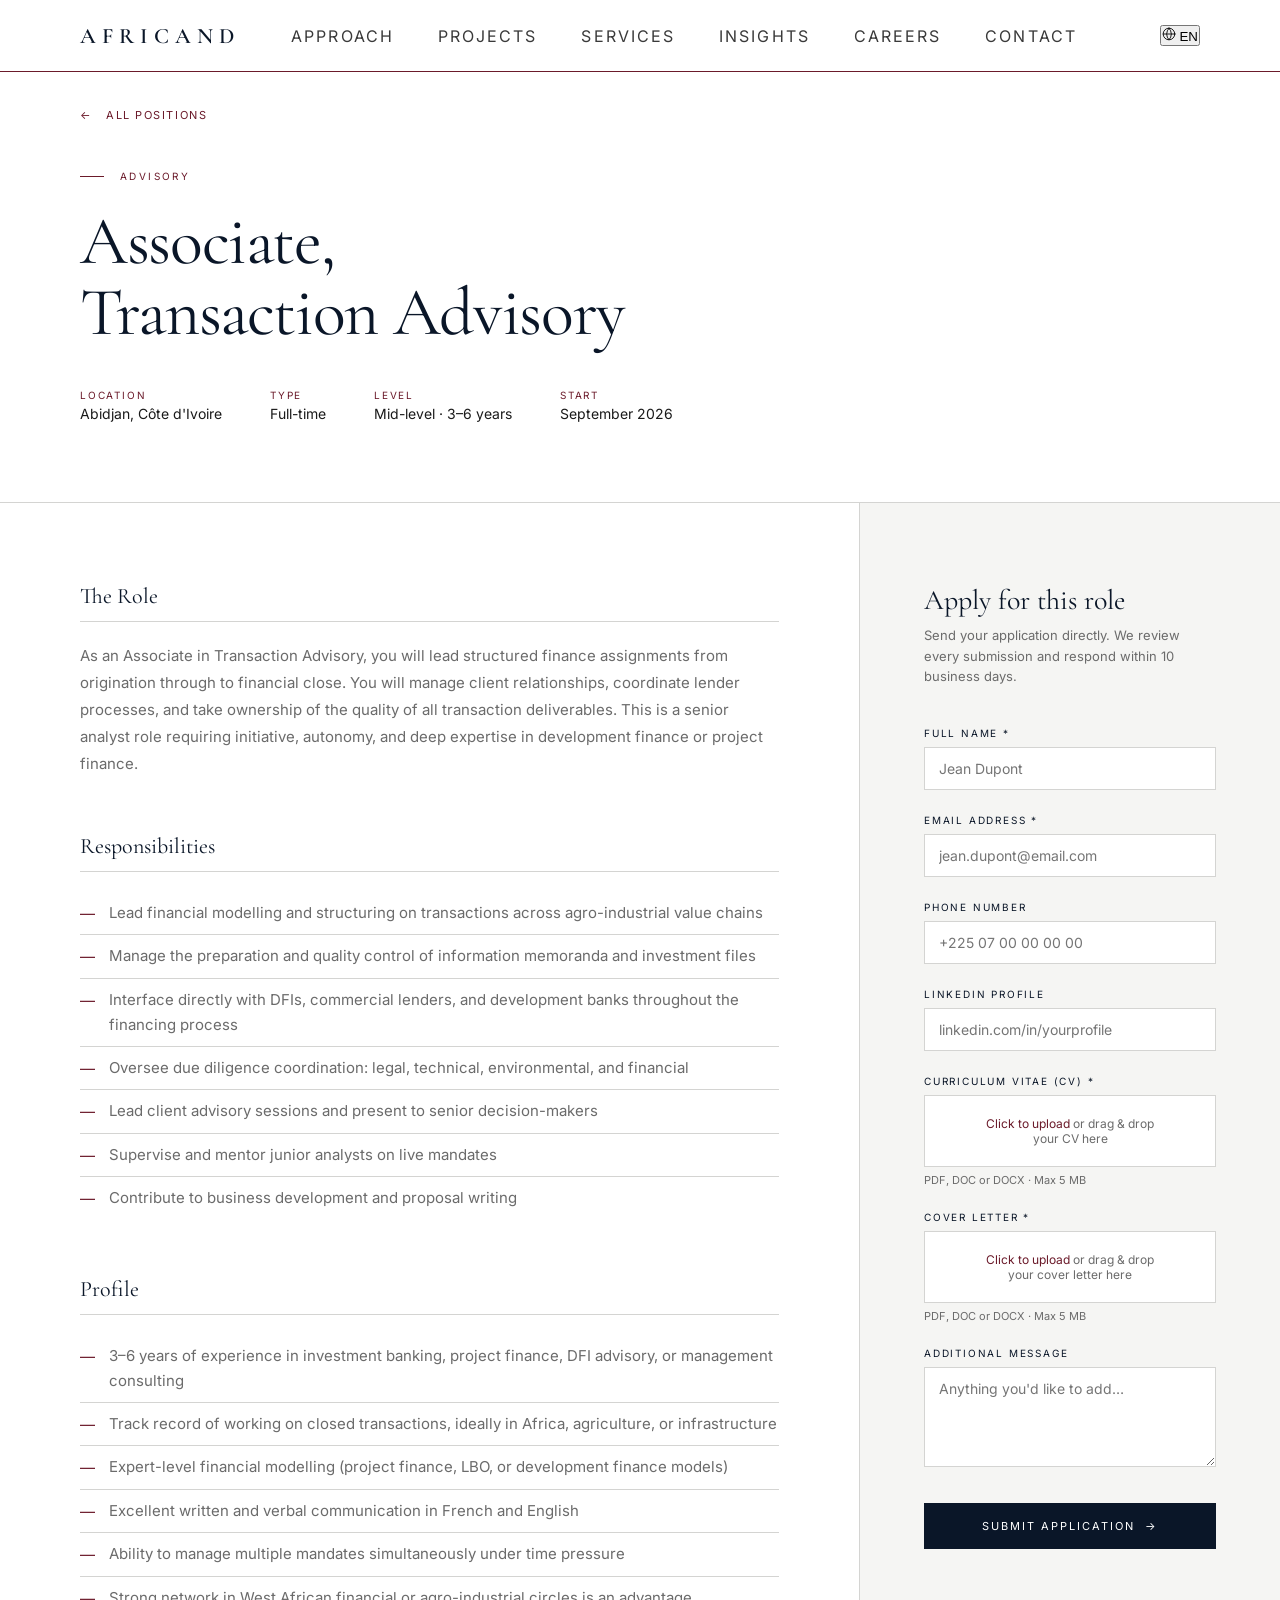
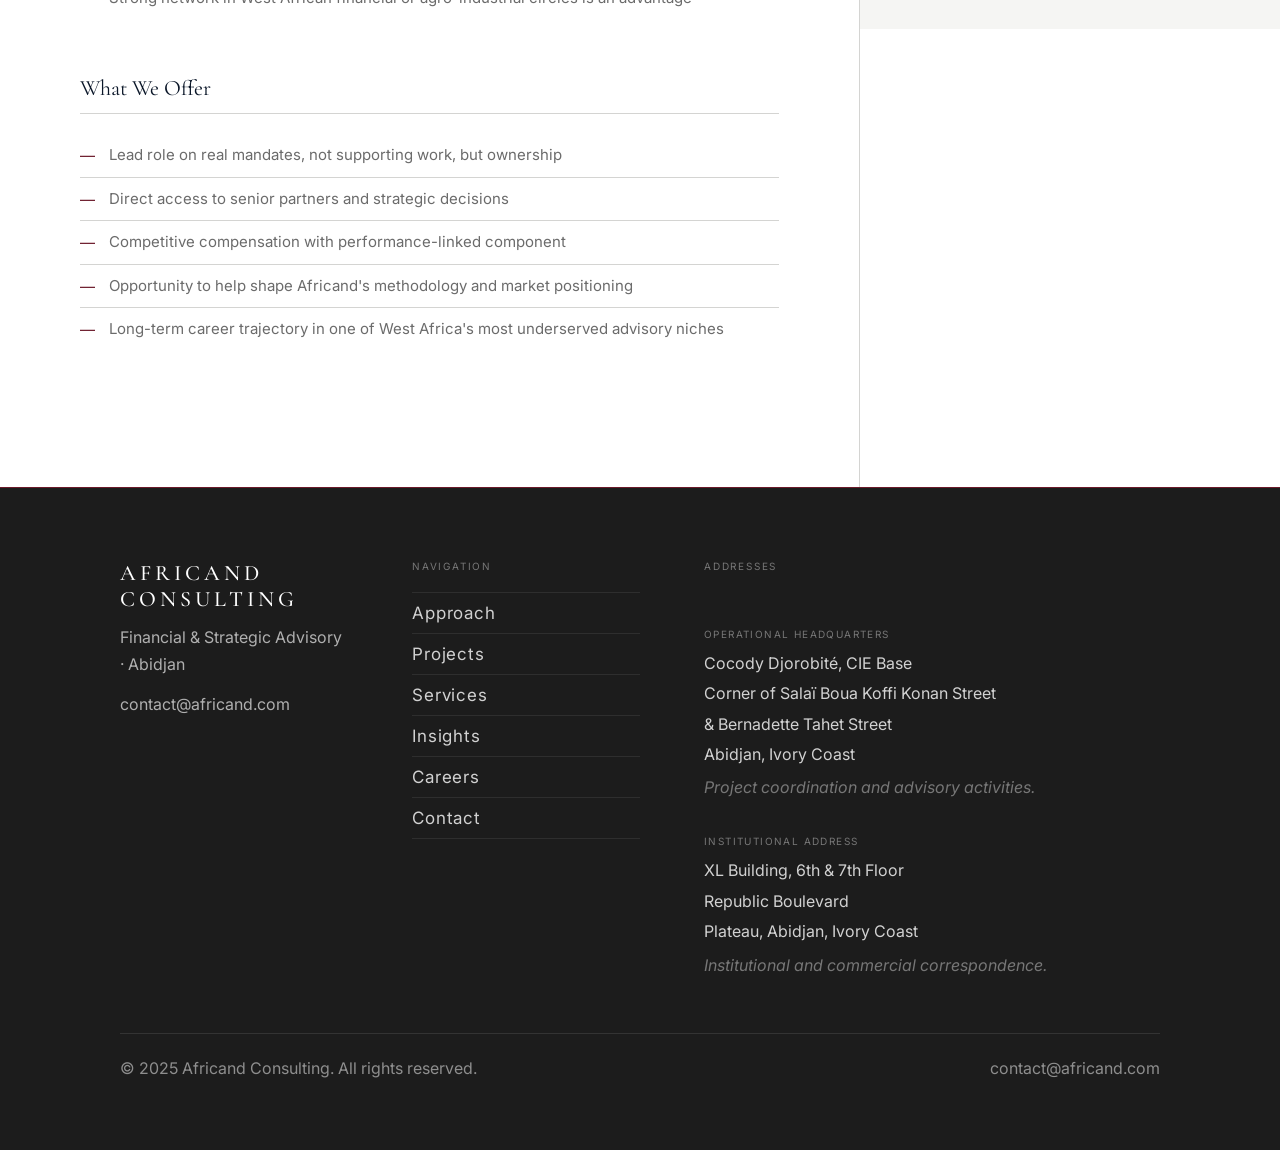
<file: Afrincand consulting final/careers/associate-transaction-advisory.html>
<!DOCTYPE html>
<html lang="en">
<head>
  <meta charset="UTF-8" />
  <meta name="viewport" content="width=device-width, initial-scale=1.0, viewport-fit=cover" />
  <meta name="description" content="Join Africand Consulting as an Associate in Transaction Advisory. Abidjan, Côte d'Ivoire." />
  <meta property="og:type"        content="website" />
  <meta property="og:title"       content="Associate, Transaction Advisory · Africand Consulting" />
  <meta property="og:description" content="Join Africand Consulting as an Associate in Transaction Advisory. Abidjan, Côte d'Ivoire." />
  <meta property="og:image"       content="https://africand.com/images/og-cover.jpg" />
  <meta property="og:url"         content="https://africand.com/careers/associate-transaction-advisory.html" />
  <meta name="twitter:card"        content="summary_large_image" />
  <meta name="twitter:title"       content="Associate, Transaction Advisory · Africand Consulting" />
  <meta name="twitter:description" content="Join Africand Consulting as an Associate in Transaction Advisory. Abidjan, Côte d'Ivoire." />
  <link rel="canonical" href="https://africand.com/careers/associate-transaction-advisory.html" />
  <title>Associate, Transaction Advisory · Africand Consulting</title>
  <link rel="preconnect" href="https://fonts.googleapis.com" />
  <link rel="preconnect" href="https://fonts.gstatic.com" crossorigin />
  <link href="https://fonts.googleapis.com/css2?family=Cormorant+Garamond:ital,wght@0,300;0,400;0,500;0,600;1,300;1,400;1,500&family=Inter:wght@300;400;500&display=swap" rel="stylesheet" />  <link rel="stylesheet" href="css/associate-transaction-advisory.css">
  <link rel="stylesheet" href="../css/nav-mobile.css">
</head>
<body>

  <nav>
    <a href="../index.html" class="nav-logo">Africand</a>
    <ul class="nav-links" id="navLinks">
      <li><a href="../approach.html" data-en="Approach" data-fr="Approche">Approach</a></li>
      <li><a href="../projects.html" data-en="Projects" data-fr="Projets">Projects</a></li>
      <li><a href="../services.html" data-en="Services" data-fr="Services">Services</a></li>
      <li><a href="../insights.html" data-en="Insights" data-fr="Publications">Insights</a></li>
      <li><a href="../careers.html" data-en="Careers" data-fr="Carri&#232;res">Careers</a></li>
      <li><a href="../contact.html" data-en="Contact" data-fr="Contact">Contact</a></li>
      <li class="nav-lang-mobile">
        <button class="nav-lang-btn" onclick="toggleLang()" aria-label="Switch language">
          <svg width="14" height="14" viewBox="0 0 24 24" fill="none" stroke="currentColor" stroke-width="1.5" stroke-linecap="round" stroke-linejoin="round"><circle cx="12" cy="12" r="10"/><path d="M2 12h20"/><path d="M12 2a15.3 15.3 0 0 1 4 10 15.3 15.3 0 0 1-4 10 15.3 15.3 0 0 1-4-10 15.3 15.3 0 0 1 4-10z"/></svg>
          <span data-en="Language" data-fr="Langue">Language</span>
          <span class="lang-current-mobile">EN</span>
        </button>
      </li>
    </ul>
    <button class="nav-burger" id="burger" aria-label="Menu"><span></span><span></span><span></span></button>
      <div class="lang-switch">
      <button class="lang-toggle" id="langToggle" onclick="toggleLang()" aria-label="Switch language">
        <svg class="lang-globe" width="14" height="14" viewBox="0 0 24 24" fill="none" stroke="currentColor" stroke-width="1.5" stroke-linecap="round" stroke-linejoin="round" aria-hidden="true"><circle cx="12" cy="12" r="10"/><path d="M2 12h20"/><path d="M12 2a15.3 15.3 0 0 1 4 10 15.3 15.3 0 0 1-4 10 15.3 15.3 0 0 1-4-10 15.3 15.3 0 0 1 4-10z"/></svg>
        <span class="lang-current">EN</span>
      </button>
    </div>
  </nav>

  <a href="../careers.html" class="back-link"><span data-en="&#8592; &nbsp; All Positions" data-fr="&#8592; &nbsp; Tous les Postes">&#8592; &nbsp; All Positions</span></a>

  <header class="job-header">
    <p class="job-tag" data-en="Advisory" data-fr="Conseil">Advisory</p>
    <h1 class="job-title" data-en="Associate,<br>Transaction Advisory" data-fr="Chargé de Mission,<br>Conseil en Transactions">Associate,<br>Transaction Advisory</h1>
    <div class="job-meta">
      <div class="meta-item"><span class="meta-label" data-en="Location" data-fr="Lieu">Location</span><span class="meta-value">Abidjan, Côte d'Ivoire</span></div>
      <div class="meta-item"><span class="meta-label" data-en="Type" data-fr="Type">Type</span><span class="meta-value" data-en="Full-time" data-fr="Temps plein">Full-time</span></div>
      <div class="meta-item"><span class="meta-label" data-en="Level" data-fr="Niveau">Level</span><span class="meta-value" data-en="Mid-level · 3–6 years" data-fr="Confirmé · 3–6 ans">Mid-level · 3–6 years</span></div>
      <div class="meta-item"><span class="meta-label" data-en="Start" data-fr="Début">Start</span><span class="meta-value">September 2026</span></div>
    </div>
  </header>

  <div class="job-layout">
    <div class="job-description">

      <div class="desc-section" id="ds1">
        <h2 class="desc-section-title" data-en="The Role" data-fr="Le Poste">The Role</h2>
        <p class="desc-body">
          As an Associate in Transaction Advisory, you will lead structured finance assignments from origination through to financial close. You will manage client relationships, coordinate lender processes, and take ownership of the quality of all transaction deliverables. This is a senior analyst role requiring initiative, autonomy, and deep expertise in development finance or project finance.
        </p>
      </div>

      <div class="desc-section" id="ds2">
        <h2 class="desc-section-title" data-en="Responsibilities" data-fr="Vos Missions">Responsibilities</h2>
        <ul class="desc-list">
          <li>Lead financial modelling and structuring on transactions across agro-industrial value chains</li>
          <li>Manage the preparation and quality control of information memoranda and investment files</li>
          <li>Interface directly with DFIs, commercial lenders, and development banks throughout the financing process</li>
          <li>Oversee due diligence coordination: legal, technical, environmental, and financial</li>
          <li>Lead client advisory sessions and present to senior decision-makers</li>
          <li>Supervise and mentor junior analysts on live mandates</li>
          <li>Contribute to business development and proposal writing</li>
        </ul>
      </div>

      <div class="desc-section" id="ds3">
        <h2 class="desc-section-title" data-en="Profile" data-fr="Ce que Nous Recherchons">Profile</h2>
        <ul class="desc-list">
          <li>3–6 years of experience in investment banking, project finance, DFI advisory, or management consulting</li>
          <li>Track record of working on closed transactions, ideally in Africa, agriculture, or infrastructure</li>
          <li>Expert-level financial modelling (project finance, LBO, or development finance models)</li>
          <li>Excellent written and verbal communication in French and English</li>
          <li>Ability to manage multiple mandates simultaneously under time pressure</li>
          <li>Strong network in West African financial or agro-industrial circles is an advantage</li>
        </ul>
      </div>

      <div class="desc-section" id="ds4">
        <h2 class="desc-section-title" data-en="What We Offer" data-fr="Ce que Vous Obtiendrez">What We Offer</h2>
        <ul class="desc-list">
          <li>Lead role on real mandates, not supporting work, but ownership</li>
          <li>Direct access to senior partners and strategic decisions</li>
          <li>Competitive compensation with performance-linked component</li>
          <li>Opportunity to help shape Africand's methodology and market positioning</li>
          <li>Long-term career trajectory in one of West Africa's most underserved advisory niches</li>
        </ul>
      </div>

    </div>

    <aside class="form-panel">
      <div id="formWrap">
        <h2 class="form-title" data-en="Apply for this role" data-fr="Postuler pour ce poste">Apply for this role</h2>
        <p class="form-sub" data-en="Send your application directly. We review every submission and respond within 10 business days." data-fr="Envoyez votre candidature directement. Nous examinons chaque dossier et répondons dans les 10 jours ouvrables.">Send your application directly. We review every submission and respond within 10 business days.</p>
        <form id="applyForm" novalidate>
          <div class="form-group">
            <label class="form-label" for="fullName">Full Name *</label>
            <input class="form-input" type="text" id="fullName" name="fullName" placeholder="Jean Dupont" required />
          </div>
          <div class="form-group">
            <label class="form-label" for="email">Email Address *</label>
            <input class="form-input" type="email" id="email" name="email" placeholder="jean.dupont@email.com" required />
          </div>
          <div class="form-group">
            <label class="form-label" for="phone">Phone Number</label>
            <input class="form-input" type="tel" id="phone" name="phone" placeholder="+225 07 00 00 00 00" />
          </div>
          <div class="form-group">
            <label class="form-label" for="linkedin">LinkedIn Profile</label>
            <input class="form-input" type="url" id="linkedin" name="linkedin" placeholder="linkedin.com/in/yourprofile" />
          </div>
          <div class="file-upload-group">
            <label class="file-upload-label" data-en="Curriculum Vitae (CV) *" data-fr="Votre CV *">Curriculum Vitae (CV) *</label>
            <div class="file-upload-box" id="cvBox">
              <input type="file" id="cvFile" name="cvFile" accept=".pdf,.doc,.docx" required />

              <p class="file-instruction"><strong>Click to upload</strong> or drag &amp; drop<br>your CV here</p>
              <p class="file-name" id="cvName">—</p>
            </div>
            <p class="file-hint">PDF, DOC or DOCX · Max 5 MB</p>
          </div>
          <div class="file-upload-group">
            <label class="file-upload-label" data-en="Cover Letter *" data-fr="Lettre de Motivation *">Cover Letter *</label>
            <div class="file-upload-box" id="clBox">
              <input type="file" id="clFile" name="clFile" accept=".pdf,.doc,.docx" required />

              <p class="file-instruction"><strong>Click to upload</strong> or drag &amp; drop<br>your cover letter here</p>
              <p class="file-name" id="clName">—</p>
            </div>
            <p class="file-hint">PDF, DOC or DOCX · Max 5 MB</p>
          </div>
          <div class="form-group">
            <label class="form-label" for="message">Additional Message</label>
            <textarea class="form-textarea" id="message" name="message" placeholder="Anything you'd like to add…"></textarea>
          </div>
          <button type="submit" class="form-submit" data-en="Submit Application" data-fr="Soumettre ma Candidature">Submit Application &nbsp;&#8594;</button>
        </form>
      </div>
      <div class="form-success" id="successMsg">
        <div class="success-icon">&#10003;</div>
        <h3 class="success-title" data-en="Application received." data-fr="Candidature reçue.">Application received.</h3>
        <p class="success-body" data-en="Thank you for your interest in joining Africand Consulting. We will review your file and be in touch within 10 business days." data-fr="Merci de votre intérêt pour Africand Consulting. Nous examinerons votre dossier et prendrons contact avec vous dans les 10 jours ouvrables.">Thank you for your interest in joining Africand Consulting. We will review your file and be in touch within 10 business days.</p>
      </div>
    </aside>
  </div>

    <footer>
    <div class="footer-inner">
      <div class="footer-brand">
        <p class="footer-logo">Africand Consulting</p>
        <p class="footer-tagline" data-en="Financial &amp; Strategic Advisory · Abidjan" data-fr="Conseil Financier &amp; Strat&#233;gique · Abidjan">Financial &amp; Strategic Advisory · Abidjan</p>
        <p class="footer-contact-email"><a href="mailto:contact@africand.com">contact@africand.com</a></p>
      </div>
      <div class="footer-nav-col">
        <p class="footer-col-label" data-en="Navigation" data-fr="Navigation">Navigation</p>
        <ul class="footer-links">
          <li><a href="../approach.html" data-en="Approach" data-fr="Approche">Approach</a></li>
          <li><a href="../projects.html" data-en="Projects" data-fr="Projets">Projects</a></li>
          <li><a href="../services.html" data-en="Services" data-fr="Services">Services</a></li>
          <li><a href="../insights.html" data-en="Insights" data-fr="Publications">Insights</a></li>
          <li><a href="../careers.html" data-en="Careers" data-fr="Carri&#232;res">Careers</a></li>
          <li><a href="../contact.html" data-en="Contact" data-fr="Contact">Contact</a></li>
        </ul>
      </div>
      <div class="footer-addr-col">
        <p class="footer-col-label" data-en="Addresses" data-fr="Adresses">Addresses</p>
        <div class="footer-addr-item">
          <p class="footer-addr-label" data-en="Operational Headquarters" data-fr="Si&#232;ge Op&#233;rationnel">Operational Headquarters</p>
          <p class="footer-addr-value">
            Cocody Djorobité, CIE Base<br>
            Corner of Salaï Boua Koffi Konan Street<br>
            &amp; Bernadette Tahet Street<br>
            Abidjan, Ivory Coast
          </p>
          <p class="footer-addr-note" data-en="Project coordination and advisory activities." data-fr="Coordination de projets et activit&#233;s de conseil.">Project coordination and advisory activities.</p>
        </div>
        <div class="footer-addr-item">
          <p class="footer-addr-label" data-en="Institutional Address" data-fr="Adresse Institutionnelle">Institutional Address</p>
          <p class="footer-addr-value">
            XL Building, 6th &amp; 7th Floor<br>
            Republic Boulevard<br>
            Plateau, Abidjan, Ivory Coast
          </p>
          <p class="footer-addr-note" data-en="Institutional and commercial correspondence." data-fr="Correspondance institutionnelle et commerciale.">Institutional and commercial correspondence.</p>
        </div>
      </div>
    </div>
    <div class="footer-bottom">
      <p class="footer-copy" data-en="© 2025 Africand Consulting. All rights reserved." data-fr="© 2025 Africand Consulting. Tous droits r&#233;serv&#233;s.">© 2025 Africand Consulting. All rights reserved.</p>
      <p class="footer-legal">contact@africand.com</p>
    </div>
  </footer>
  <script src="../js/main.js" defer></script>
  <script src="../js/career-page.js" defer></script>

</body>
</html>
</file>
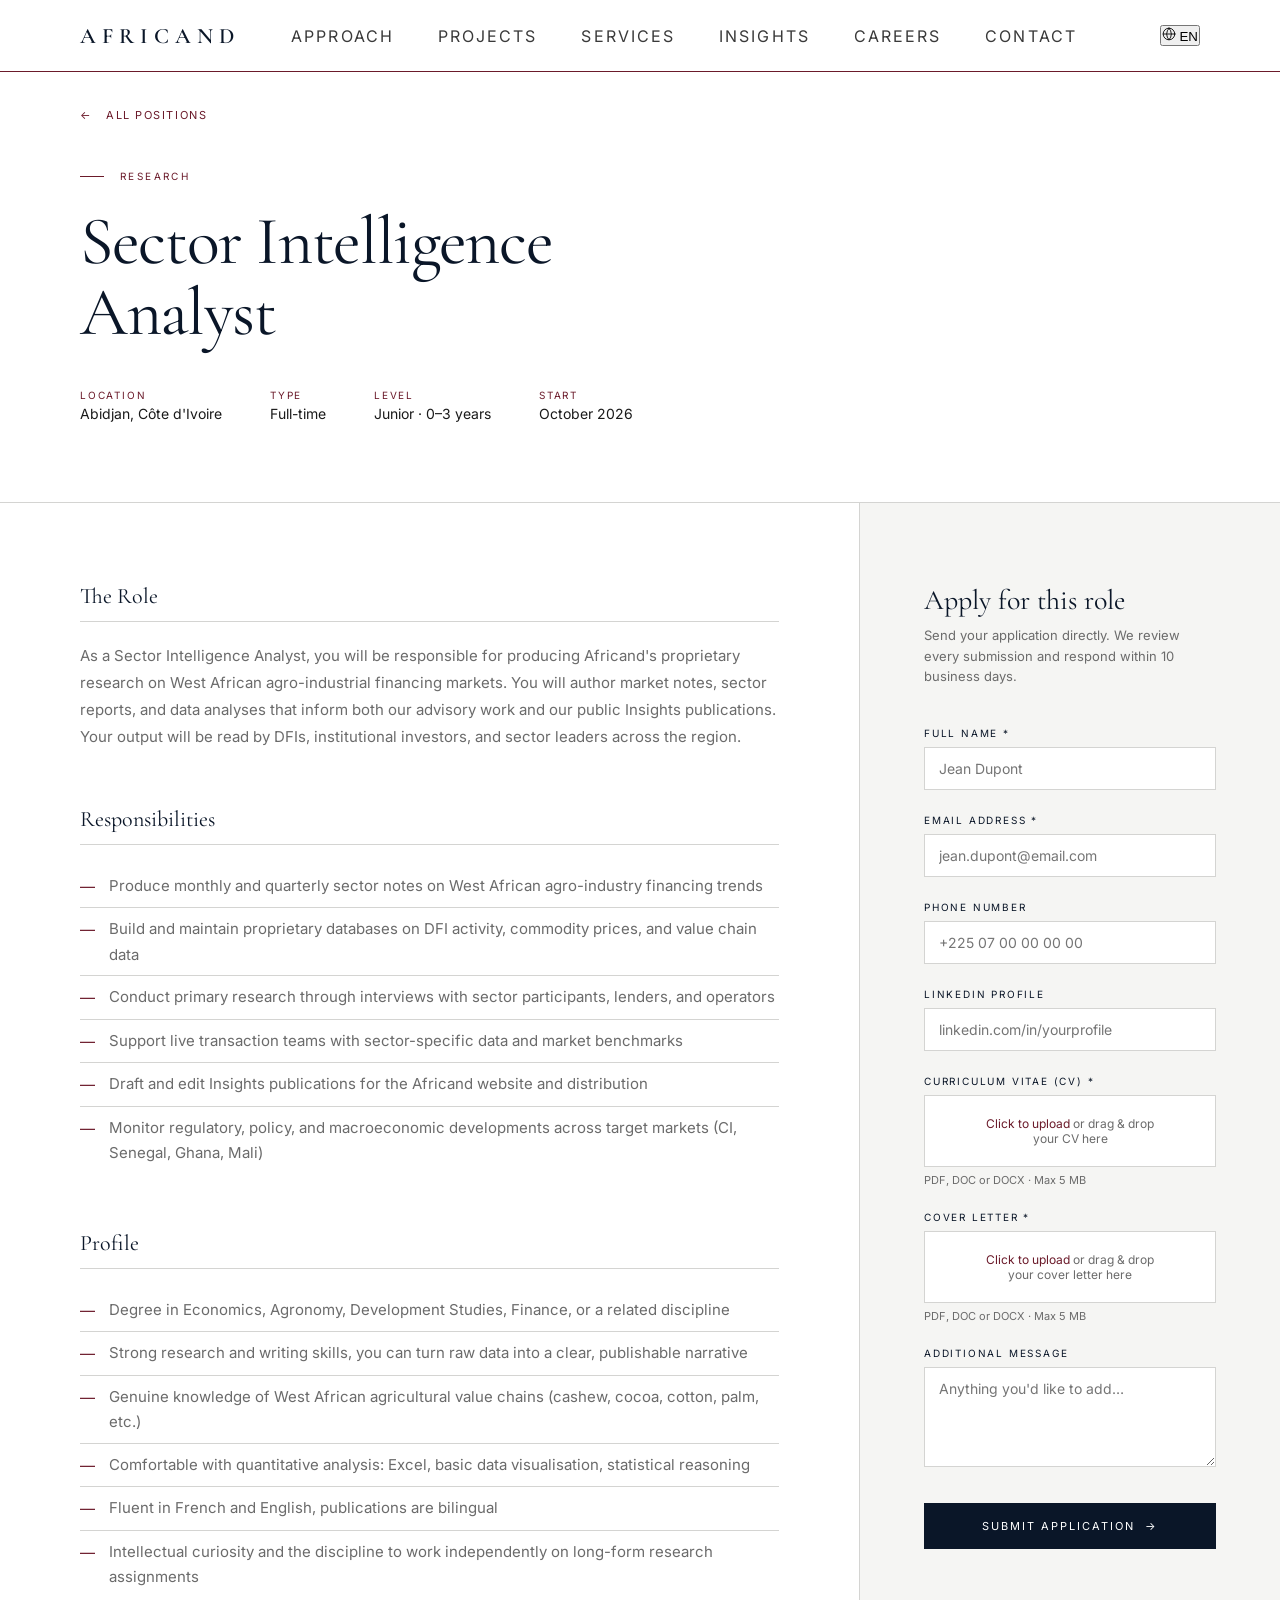
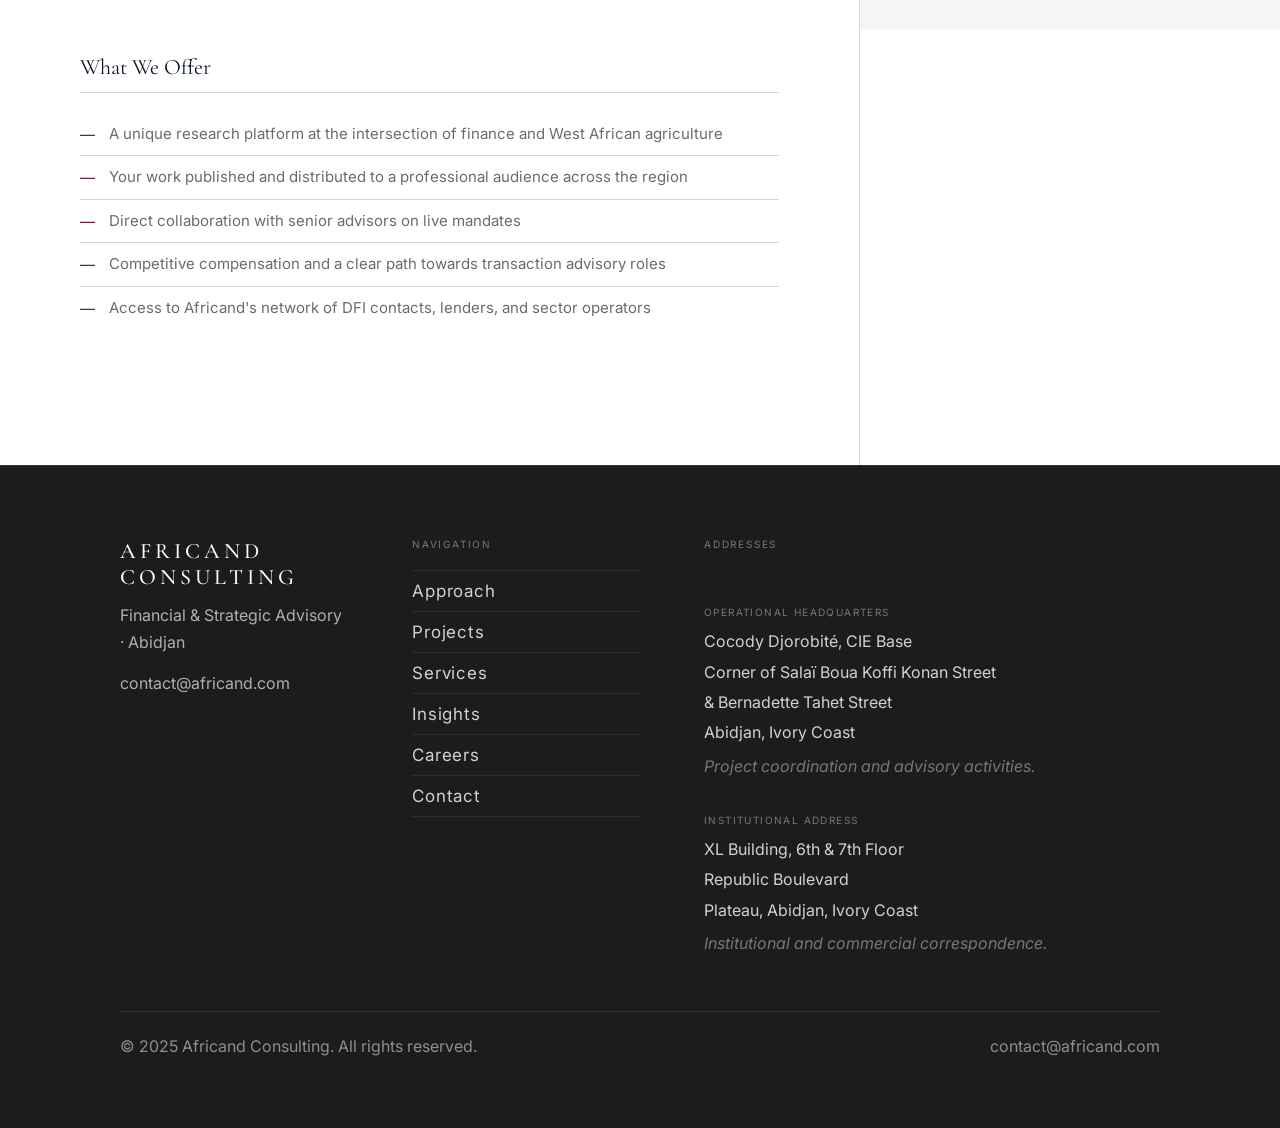
<file: Afrincand consulting final/careers/sector-intelligence-analyst.html>
<!DOCTYPE html>
<html lang="en">
<head>
  <meta charset="UTF-8" />
  <meta name="viewport" content="width=device-width, initial-scale=1.0, viewport-fit=cover" />
  <meta name="description" content="Join Africand Consulting as a Sector Intelligence Analyst. Abidjan, Côte d'Ivoire." />
  <meta property="og:type"        content="website" />
  <meta property="og:title"       content="Sector Intelligence Analyst · Africand Consulting" />
  <meta property="og:description" content="Join Africand Consulting as a Sector Intelligence Analyst. Abidjan, Côte d'Ivoire." />
  <meta property="og:image"       content="https://africand.com/images/og-cover.jpg" />
  <meta property="og:url"         content="https://africand.com/careers/sector-intelligence-analyst.html" />
  <meta name="twitter:card"        content="summary_large_image" />
  <meta name="twitter:title"       content="Sector Intelligence Analyst · Africand Consulting" />
  <meta name="twitter:description" content="Join Africand Consulting as a Sector Intelligence Analyst. Abidjan, Côte d'Ivoire." />
  <link rel="canonical" href="https://africand.com/careers/sector-intelligence-analyst.html" />
  <title>Sector Intelligence Analyst · Africand Consulting</title>
  <link rel="preconnect" href="https://fonts.googleapis.com" />
  <link rel="preconnect" href="https://fonts.gstatic.com" crossorigin />
  <link href="https://fonts.googleapis.com/css2?family=Cormorant+Garamond:ital,wght@0,300;0,400;0,500;0,600;1,300;1,400;1,500&family=Inter:wght@300;400;500&display=swap" rel="stylesheet" />  <link rel="stylesheet" href="css/sector-intelligence-analyst.css">
  <link rel="stylesheet" href="../css/nav-mobile.css">
</head>
<body>

  <nav>
    <a href="../index.html" class="nav-logo">Africand</a>
    <ul class="nav-links" id="navLinks">
      <li><a href="../approach.html" data-en="Approach" data-fr="Approche">Approach</a></li>
      <li><a href="../projects.html" data-en="Projects" data-fr="Projets">Projects</a></li>
      <li><a href="../services.html" data-en="Services" data-fr="Services">Services</a></li>
      <li><a href="../insights.html" data-en="Insights" data-fr="Publications">Insights</a></li>
      <li><a href="../careers.html" data-en="Careers" data-fr="Carri&#232;res">Careers</a></li>
      <li><a href="../contact.html" data-en="Contact" data-fr="Contact">Contact</a></li>
      <li class="nav-lang-mobile">
        <button class="nav-lang-btn" onclick="toggleLang()" aria-label="Switch language">
          <svg width="14" height="14" viewBox="0 0 24 24" fill="none" stroke="currentColor" stroke-width="1.5" stroke-linecap="round" stroke-linejoin="round"><circle cx="12" cy="12" r="10"/><path d="M2 12h20"/><path d="M12 2a15.3 15.3 0 0 1 4 10 15.3 15.3 0 0 1-4 10 15.3 15.3 0 0 1-4-10 15.3 15.3 0 0 1 4-10z"/></svg>
          <span data-en="Language" data-fr="Langue">Language</span>
          <span class="lang-current-mobile">EN</span>
        </button>
      </li>
    </ul>
    <button class="nav-burger" id="burger" aria-label="Menu"><span></span><span></span><span></span></button>
      <div class="lang-switch">
      <button class="lang-toggle" id="langToggle" onclick="toggleLang()" aria-label="Switch language">
        <svg class="lang-globe" width="14" height="14" viewBox="0 0 24 24" fill="none" stroke="currentColor" stroke-width="1.5" stroke-linecap="round" stroke-linejoin="round" aria-hidden="true"><circle cx="12" cy="12" r="10"/><path d="M2 12h20"/><path d="M12 2a15.3 15.3 0 0 1 4 10 15.3 15.3 0 0 1-4 10 15.3 15.3 0 0 1-4-10 15.3 15.3 0 0 1 4-10z"/></svg>
        <span class="lang-current">EN</span>
      </button>
    </div>
  </nav>

  <a href="../careers.html" class="back-link"><span data-en="&#8592; &nbsp; All Positions" data-fr="&#8592; &nbsp; Tous les Postes">&#8592; &nbsp; All Positions</span></a>

  <header class="job-header">
    <p class="job-tag" data-en="Research" data-fr="Recherche">Research</p>
    <h1 class="job-title" data-en="Sector Intelligence<br>Analyst" data-fr="Analyste en Intelligence<br>Sectorielle">Sector Intelligence<br>Analyst</h1>
    <div class="job-meta">
      <div class="meta-item"><span class="meta-label" data-en="Location" data-fr="Lieu">Location</span><span class="meta-value">Abidjan, Côte d'Ivoire</span></div>
      <div class="meta-item"><span class="meta-label" data-en="Type" data-fr="Type">Type</span><span class="meta-value" data-en="Full-time" data-fr="Temps plein">Full-time</span></div>
      <div class="meta-item"><span class="meta-label" data-en="Level" data-fr="Niveau">Level</span><span class="meta-value" data-en="Junior · 0–3 years" data-fr="Junior · 0–3 ans">Junior · 0–3 years</span></div>
      <div class="meta-item"><span class="meta-label" data-en="Start" data-fr="Début">Start</span><span class="meta-value">October 2026</span></div>
    </div>
  </header>

  <div class="job-layout">
    <div class="job-description">

      <div class="desc-section" id="ds1">
        <h2 class="desc-section-title" data-en="The Role" data-fr="Le Poste">The Role</h2>
        <p class="desc-body">
          As a Sector Intelligence Analyst, you will be responsible for producing Africand's proprietary research on West African agro-industrial financing markets. You will author market notes, sector reports, and data analyses that inform both our advisory work and our public Insights publications. Your output will be read by DFIs, institutional investors, and sector leaders across the region.
        </p>
      </div>

      <div class="desc-section" id="ds2">
        <h2 class="desc-section-title" data-en="Responsibilities" data-fr="Vos Missions">Responsibilities</h2>
        <ul class="desc-list">
          <li>Produce monthly and quarterly sector notes on West African agro-industry financing trends</li>
          <li>Build and maintain proprietary databases on DFI activity, commodity prices, and value chain data</li>
          <li>Conduct primary research through interviews with sector participants, lenders, and operators</li>
          <li>Support live transaction teams with sector-specific data and market benchmarks</li>
          <li>Draft and edit Insights publications for the Africand website and distribution</li>
          <li>Monitor regulatory, policy, and macroeconomic developments across target markets (CI, Senegal, Ghana, Mali)</li>
        </ul>
      </div>

      <div class="desc-section" id="ds3">
        <h2 class="desc-section-title" data-en="Profile" data-fr="Ce que Nous Recherchons">Profile</h2>
        <ul class="desc-list">
          <li>Degree in Economics, Agronomy, Development Studies, Finance, or a related discipline</li>
          <li>Strong research and writing skills, you can turn raw data into a clear, publishable narrative</li>
          <li>Genuine knowledge of West African agricultural value chains (cashew, cocoa, cotton, palm, etc.)</li>
          <li>Comfortable with quantitative analysis: Excel, basic data visualisation, statistical reasoning</li>
          <li>Fluent in French and English, publications are bilingual</li>
          <li>Intellectual curiosity and the discipline to work independently on long-form research assignments</li>
        </ul>
      </div>

      <div class="desc-section" id="ds4">
        <h2 class="desc-section-title" data-en="What We Offer" data-fr="Ce que Vous Obtiendrez">What We Offer</h2>
        <ul class="desc-list">
          <li>A unique research platform at the intersection of finance and West African agriculture</li>
          <li>Your work published and distributed to a professional audience across the region</li>
          <li>Direct collaboration with senior advisors on live mandates</li>
          <li>Competitive compensation and a clear path towards transaction advisory roles</li>
          <li>Access to Africand's network of DFI contacts, lenders, and sector operators</li>
        </ul>
      </div>

    </div>

    <aside class="form-panel">
      <div id="formWrap">
        <h2 class="form-title" data-en="Apply for this role" data-fr="Postuler pour ce poste">Apply for this role</h2>
        <p class="form-sub" data-en="Send your application directly. We review every submission and respond within 10 business days." data-fr="Envoyez votre candidature directement. Nous examinons chaque dossier et répondons dans les 10 jours ouvrables.">Send your application directly. We review every submission and respond within 10 business days.</p>
        <form id="applyForm" novalidate>
          <div class="form-group">
            <label class="form-label" for="fullName">Full Name *</label>
            <input class="form-input" type="text" id="fullName" name="fullName" placeholder="Jean Dupont" required />
          </div>
          <div class="form-group">
            <label class="form-label" for="email">Email Address *</label>
            <input class="form-input" type="email" id="email" name="email" placeholder="jean.dupont@email.com" required />
          </div>
          <div class="form-group">
            <label class="form-label" for="phone">Phone Number</label>
            <input class="form-input" type="tel" id="phone" name="phone" placeholder="+225 07 00 00 00 00" />
          </div>
          <div class="form-group">
            <label class="form-label" for="linkedin">LinkedIn Profile</label>
            <input class="form-input" type="url" id="linkedin" name="linkedin" placeholder="linkedin.com/in/yourprofile" />
          </div>
          <div class="file-upload-group">
            <label class="file-upload-label" data-en="Curriculum Vitae (CV) *" data-fr="Votre CV *">Curriculum Vitae (CV) *</label>
            <div class="file-upload-box" id="cvBox">
              <input type="file" id="cvFile" name="cvFile" accept=".pdf,.doc,.docx" required />

              <p class="file-instruction"><strong>Click to upload</strong> or drag &amp; drop<br>your CV here</p>
              <p class="file-name" id="cvName">—</p>
            </div>
            <p class="file-hint">PDF, DOC or DOCX · Max 5 MB</p>
          </div>
          <div class="file-upload-group">
            <label class="file-upload-label" data-en="Cover Letter *" data-fr="Lettre de Motivation *">Cover Letter *</label>
            <div class="file-upload-box" id="clBox">
              <input type="file" id="clFile" name="clFile" accept=".pdf,.doc,.docx" required />

              <p class="file-instruction"><strong>Click to upload</strong> or drag &amp; drop<br>your cover letter here</p>
              <p class="file-name" id="clName">—</p>
            </div>
            <p class="file-hint">PDF, DOC or DOCX · Max 5 MB</p>
          </div>
          <div class="form-group">
            <label class="form-label" for="message">Additional Message</label>
            <textarea class="form-textarea" id="message" name="message" placeholder="Anything you'd like to add…"></textarea>
          </div>
          <button type="submit" class="form-submit" data-en="Submit Application" data-fr="Soumettre ma Candidature">Submit Application &nbsp;&#8594;</button>
        </form>
      </div>
      <div class="form-success" id="successMsg">
        <div class="success-icon">&#10003;</div>
        <h3 class="success-title" data-en="Application received." data-fr="Candidature reçue.">Application received.</h3>
        <p class="success-body" data-en="Thank you for your interest in joining Africand Consulting. We will review your file and be in touch within 10 business days." data-fr="Merci de votre intérêt pour Africand Consulting. Nous examinerons votre dossier et prendrons contact avec vous dans les 10 jours ouvrables.">Thank you for your interest in joining Africand Consulting. We will review your file and be in touch within 10 business days.</p>
      </div>
    </aside>
  </div>

    <footer>
    <div class="footer-inner">
      <div class="footer-brand">
        <p class="footer-logo">Africand Consulting</p>
        <p class="footer-tagline" data-en="Financial &amp; Strategic Advisory · Abidjan" data-fr="Conseil Financier &amp; Strat&#233;gique · Abidjan">Financial &amp; Strategic Advisory · Abidjan</p>
        <p class="footer-contact-email"><a href="mailto:contact@africand.com">contact@africand.com</a></p>
      </div>
      <div class="footer-nav-col">
        <p class="footer-col-label" data-en="Navigation" data-fr="Navigation">Navigation</p>
        <ul class="footer-links">
          <li><a href="../approach.html" data-en="Approach" data-fr="Approche">Approach</a></li>
          <li><a href="../projects.html" data-en="Projects" data-fr="Projets">Projects</a></li>
          <li><a href="../services.html" data-en="Services" data-fr="Services">Services</a></li>
          <li><a href="../insights.html" data-en="Insights" data-fr="Publications">Insights</a></li>
          <li><a href="../careers.html" data-en="Careers" data-fr="Carri&#232;res">Careers</a></li>
          <li><a href="../contact.html" data-en="Contact" data-fr="Contact">Contact</a></li>
        </ul>
      </div>
      <div class="footer-addr-col">
        <p class="footer-col-label" data-en="Addresses" data-fr="Adresses">Addresses</p>
        <div class="footer-addr-item">
          <p class="footer-addr-label" data-en="Operational Headquarters" data-fr="Si&#232;ge Op&#233;rationnel">Operational Headquarters</p>
          <p class="footer-addr-value">
            Cocody Djorobité, CIE Base<br>
            Corner of Salaï Boua Koffi Konan Street<br>
            &amp; Bernadette Tahet Street<br>
            Abidjan, Ivory Coast
          </p>
          <p class="footer-addr-note" data-en="Project coordination and advisory activities." data-fr="Coordination de projets et activit&#233;s de conseil.">Project coordination and advisory activities.</p>
        </div>
        <div class="footer-addr-item">
          <p class="footer-addr-label" data-en="Institutional Address" data-fr="Adresse Institutionnelle">Institutional Address</p>
          <p class="footer-addr-value">
            XL Building, 6th &amp; 7th Floor<br>
            Republic Boulevard<br>
            Plateau, Abidjan, Ivory Coast
          </p>
          <p class="footer-addr-note" data-en="Institutional and commercial correspondence." data-fr="Correspondance institutionnelle et commerciale.">Institutional and commercial correspondence.</p>
        </div>
      </div>
    </div>
    <div class="footer-bottom">
      <p class="footer-copy" data-en="© 2025 Africand Consulting. All rights reserved." data-fr="© 2025 Africand Consulting. Tous droits r&#233;serv&#233;s.">© 2025 Africand Consulting. All rights reserved.</p>
      <p class="footer-legal">contact@africand.com</p>
    </div>
  </footer>
  <script src="../js/main.js" defer></script>
  <script src="../js/career-page.js" defer></script>

</body>
</html>
</file>
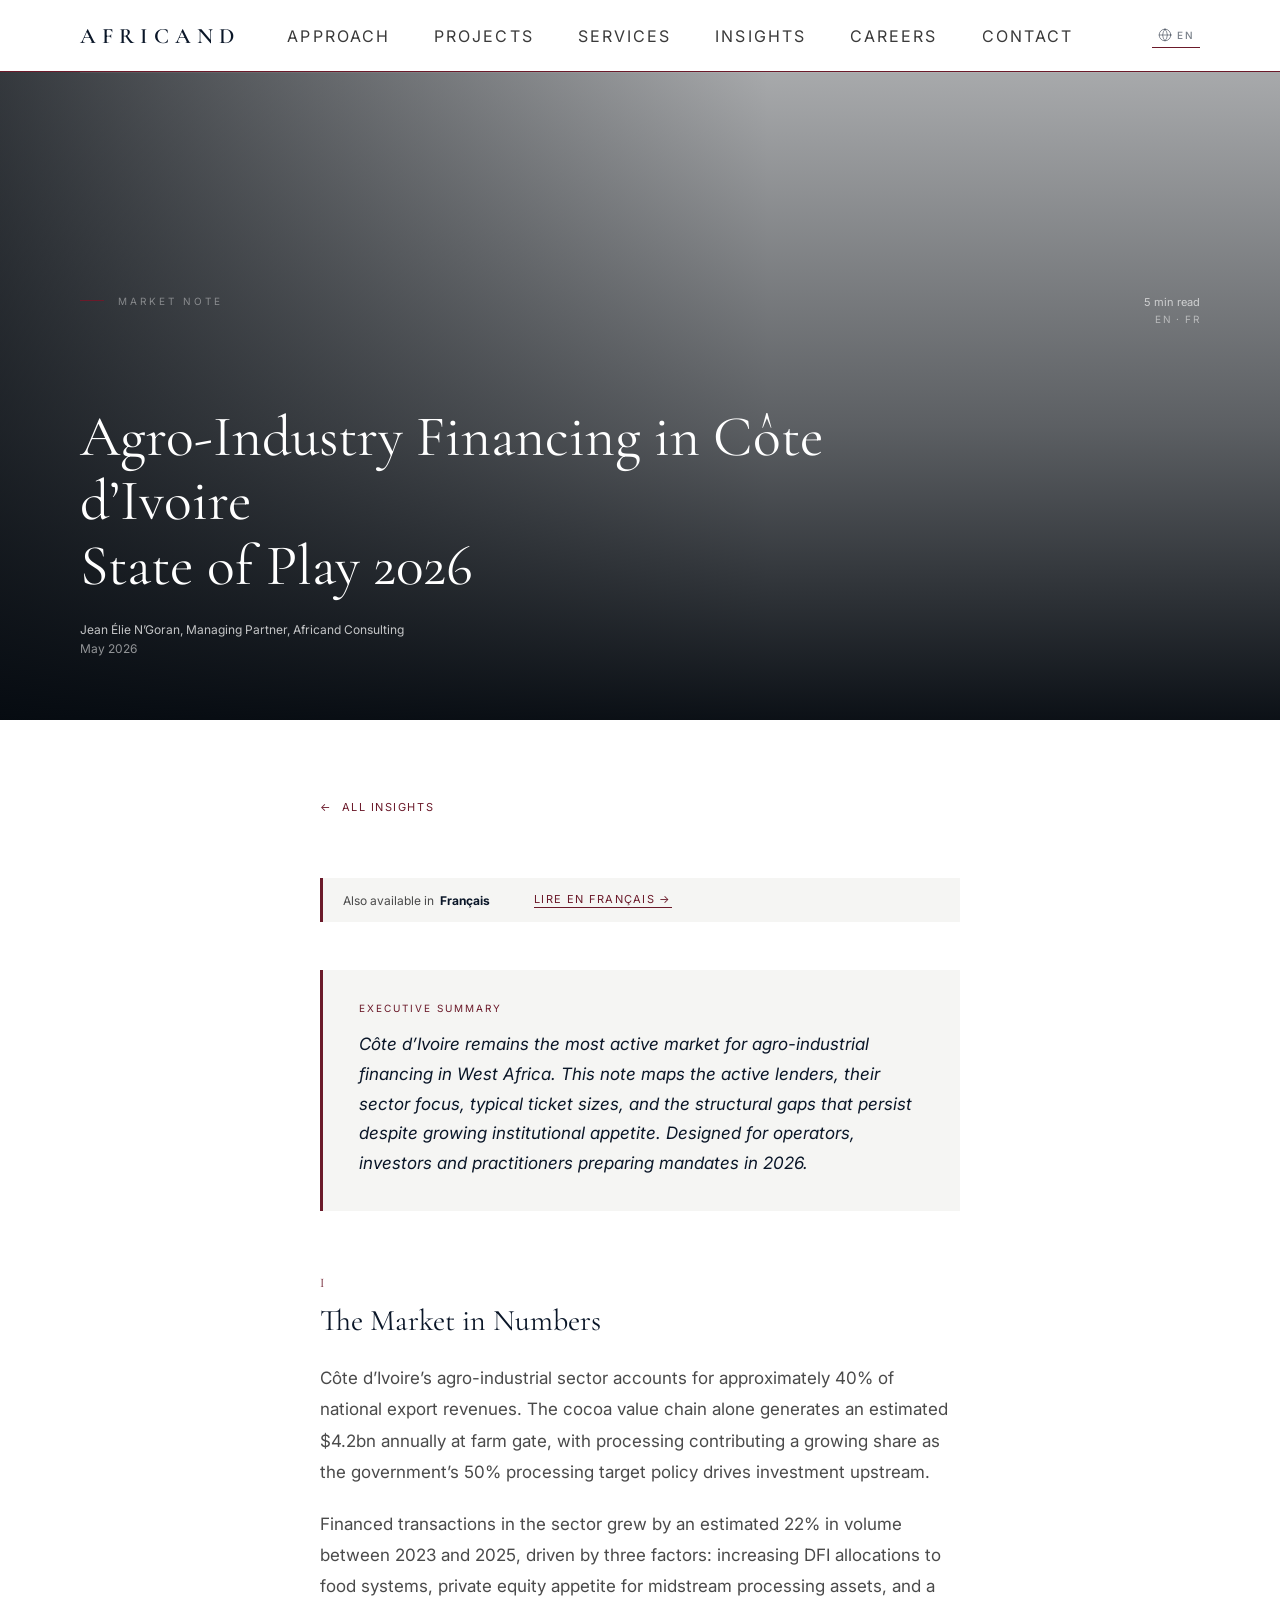
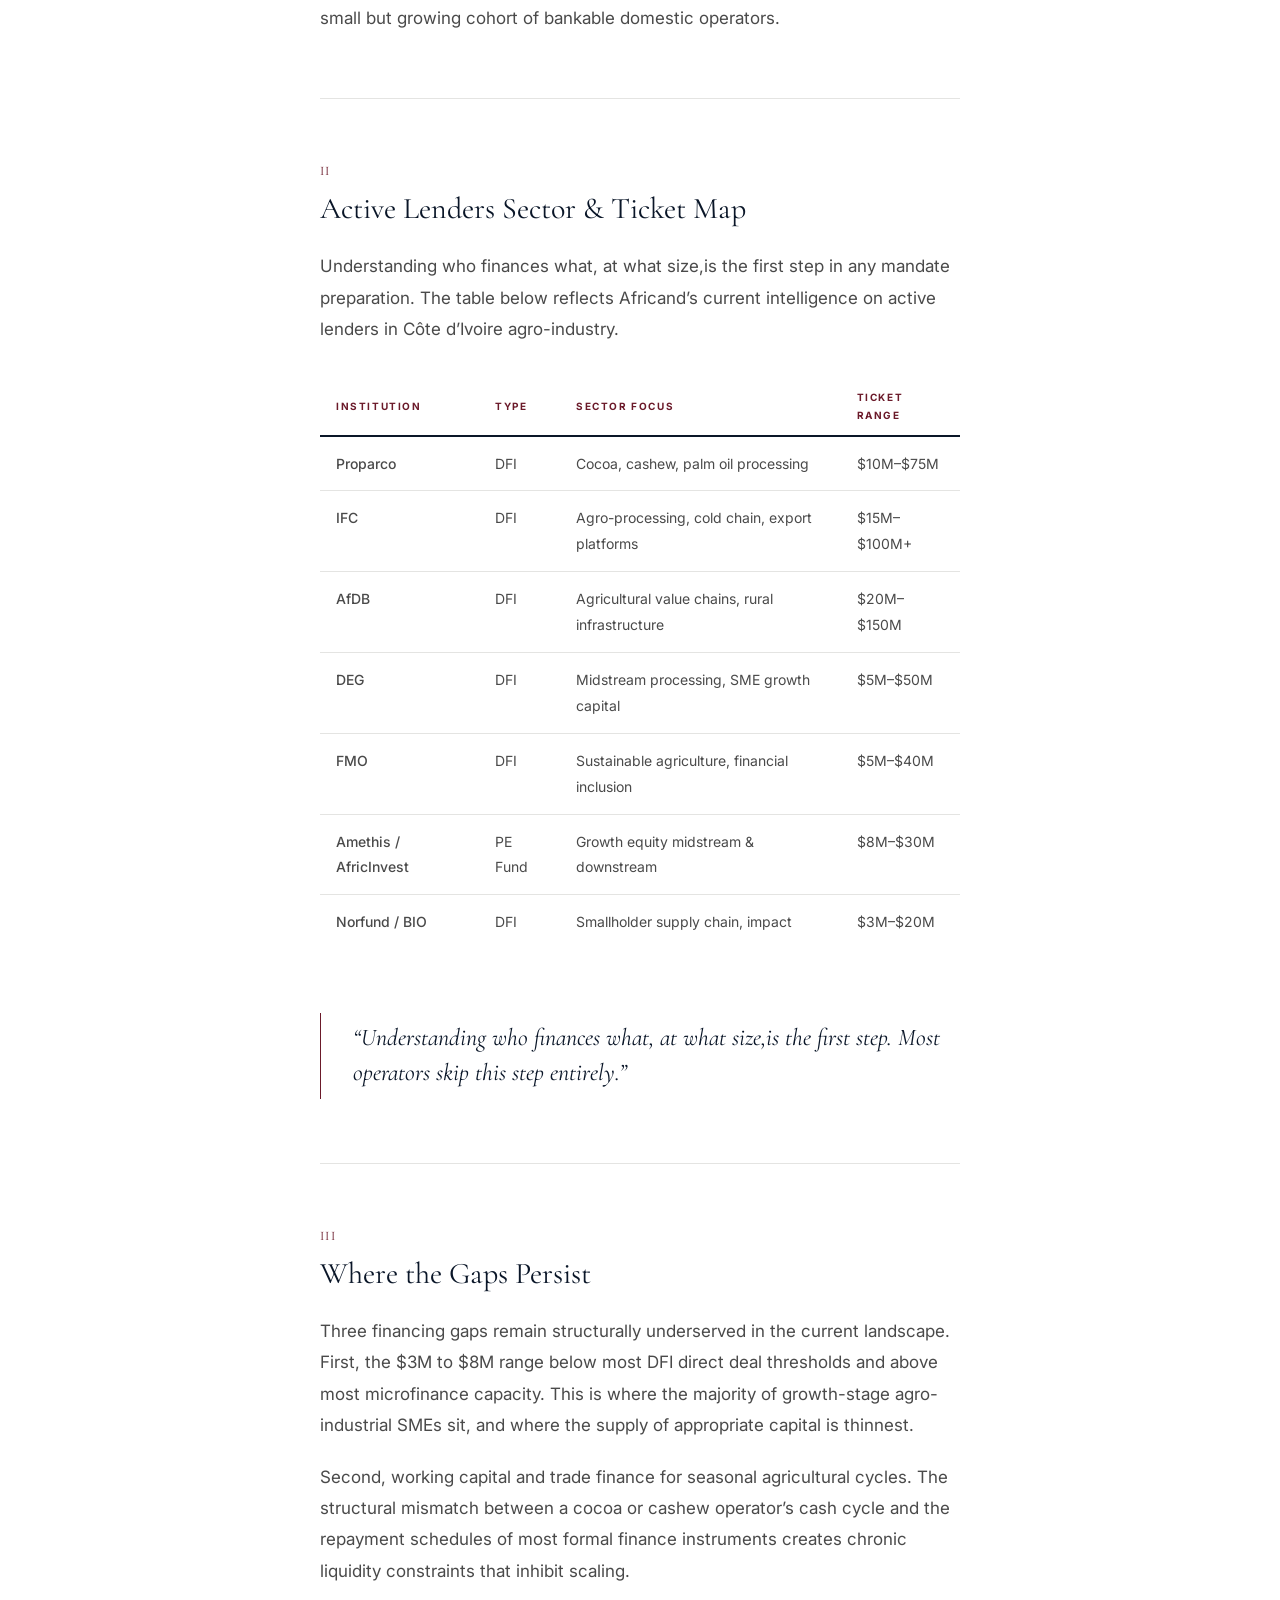
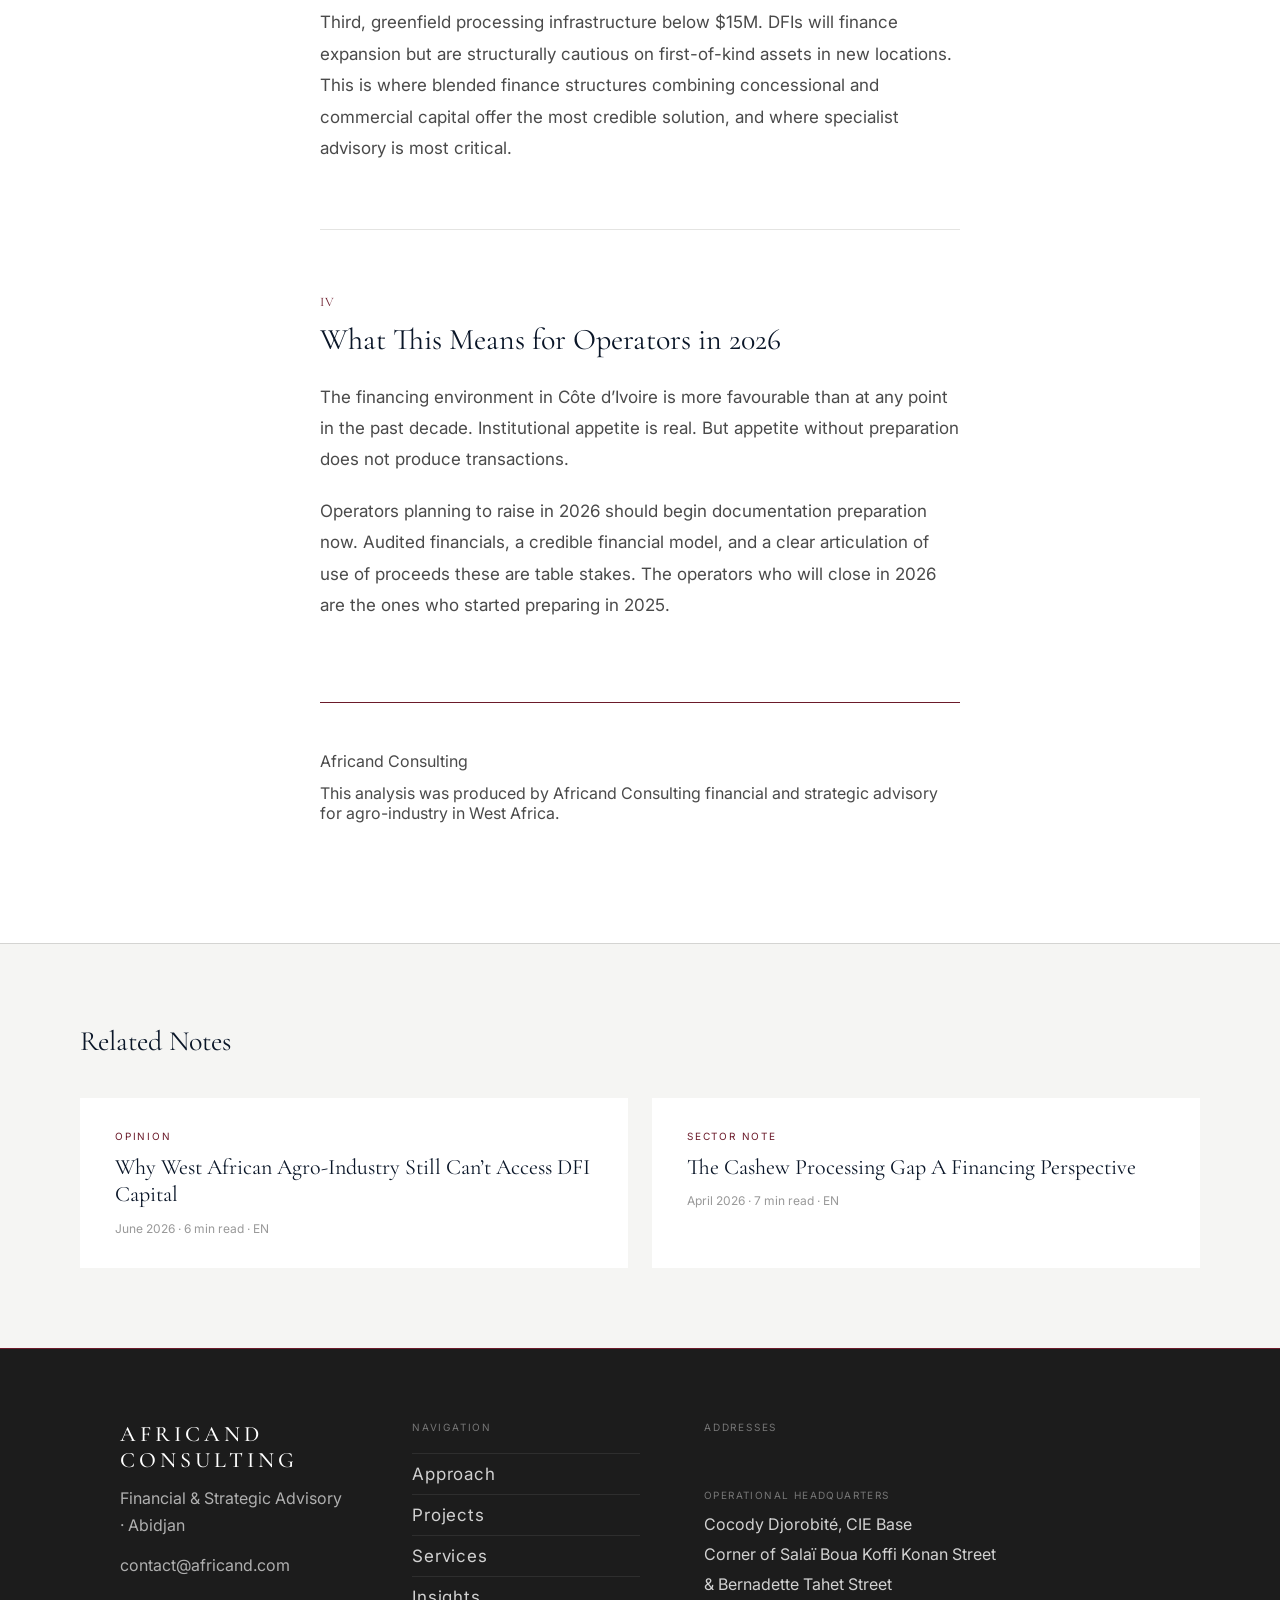
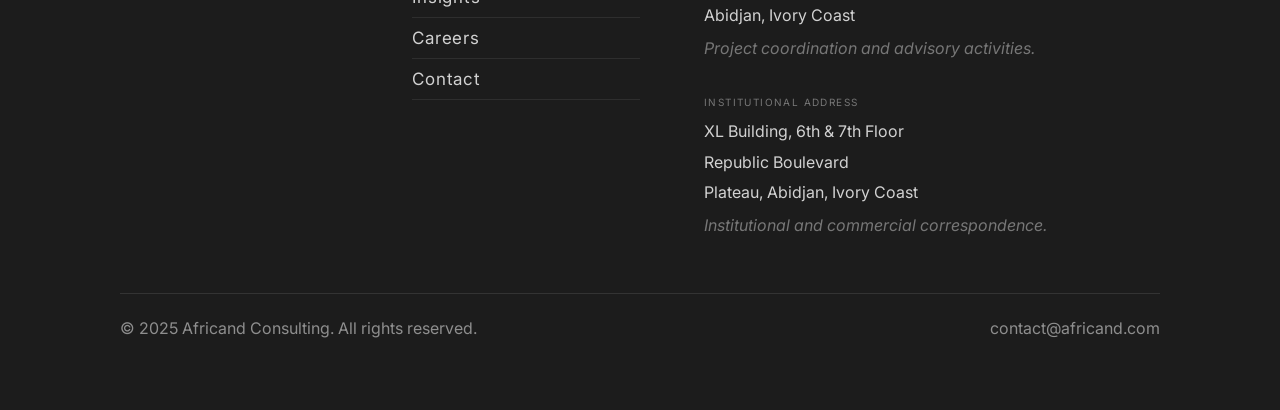
<file: Afrincand consulting final/insights/agro-industry-financing-cote-divoire-2026.html>
<!DOCTYPE html>
<html lang="en">
<head>
  <meta charset="UTF-8" />
  <meta name="viewport" content="width=device-width, initial-scale=1.0, viewport-fit=cover" />
  <meta name="description" content="Africand Consulting maps the financing landscape for agro-industrial operators in Côte d'Ivoire: active lenders, ticket sizes and structural gaps in 2026." />
  <meta property="og:type"        content="website" />
  <meta property="og:title"       content="Agro-Industry Financing in Côte d'Ivoire: State of Play 2026 · Africand" />
  <meta property="og:description" content="Africand Consulting maps the financing landscape for agro-industrial operators in Côte d'Ivoire: active lenders, ticket sizes and structural gaps in 2026." />
  <meta property="og:image"       content="https://africand.com/images/og-cover.jpg" />
  <meta property="og:url"         content="https://africand.com/insights/agro-industry-financing-cote-divoire-2026.html" />
  <meta name="twitter:card"        content="summary_large_image" />
  <meta name="twitter:title"       content="Agro-Industry Financing in Côte d'Ivoire: State of Play 2026 · Africand" />
  <meta name="twitter:description" content="Africand Consulting maps the financing landscape for agro-industrial operators in Côte d'Ivoire: active lenders, ticket sizes and structural gaps in 2026." />
  <link rel="canonical" href="https://africand.com/insights/agro-industry-financing-cote-divoire-2026.html" />
  <title>Agro-Industry Financing in Côte d'Ivoire State of Play 2026 | Africand Consulting</title>
  <link rel="preconnect" href="https://fonts.googleapis.com" />
  <link rel="preconnect" href="https://fonts.gstatic.com" crossorigin />
  <link href="https://fonts.googleapis.com/css2?family=Cormorant+Garamond:ital,wght@0,300;0,400;0,500;1,300;1,400;1,500&family=Inter:wght@300;400;500&display=swap" rel="stylesheet" />  <link rel="stylesheet" href="css/agro-industry-financing-cote-divoire-2026.css">
  <link rel="stylesheet" href="../css/nav-mobile.css">
</head>
<body>

  <nav>
    <a href="../index.html" class="nav-logo">Africand</a>
    <ul class="nav-links" id="navLinks">
      <li><a href="../approach.html" data-en="Approach" data-fr="Approche">Approach</a></li>
      <li><a href="../projects.html" data-en="Projects" data-fr="Projets">Projects</a></li>
      <li><a href="../services.html" data-en="Services" data-fr="Services">Services</a></li>
      <li><a href="../insights.html" data-en="Insights" data-fr="Publications">Insights</a></li>
      <li><a href="../careers.html" data-en="Careers" data-fr="Carrières">Careers</a></li>
      <li><a href="../contact.html" data-en="Contact" data-fr="Contact">Contact</a></li>
      <li class="nav-lang-mobile">
        <button class="nav-lang-btn" onclick="toggleLang()" aria-label="Switch language">
          <svg width="14" height="14" viewBox="0 0 24 24" fill="none" stroke="currentColor" stroke-width="1.5" stroke-linecap="round" stroke-linejoin="round"><circle cx="12" cy="12" r="10"/><path d="M2 12h20"/><path d="M12 2a15.3 15.3 0 0 1 4 10 15.3 15.3 0 0 1-4 10 15.3 15.3 0 0 1-4-10 15.3 15.3 0 0 1 4-10z"/></svg>
          <span data-en="Language" data-fr="Langue">Language</span>
          <span class="lang-current-mobile">EN</span>
        </button>
      </li>
    </ul>
    <button class="nav-burger" id="burger"><span></span><span></span><span></span></button>
      <div class="lang-switch">
      <button class="lang-toggle" id="langToggle" onclick="toggleLang()" aria-label="Switch language">
        <svg class="lang-globe" width="14" height="14" viewBox="0 0 24 24" fill="none" stroke="currentColor" stroke-width="1.5" stroke-linecap="round" stroke-linejoin="round" aria-hidden="true"><circle cx="12" cy="12" r="10"/><path d="M2 12h20"/><path d="M12 2a15.3 15.3 0 0 1 4 10 15.3 15.3 0 0 1-4 10 15.3 15.3 0 0 1-4-10 15.3 15.3 0 0 1 4-10z"/></svg>
        <span class="lang-current">EN</span>
      </button>
    </div>
  </nav>

  <header class="article-header">
    <div class="header-img"></div>
    <div class="header-overlay"></div>
    <div class="header-content">
      <div class="header-top">
        <span class="header-tag" data-en="Market Note" data-fr="Note de Marché">Market Note</span>
        <div class="header-top-right">
          <span class="header-readtime">5 min read</span>
          <span class="header-lang">EN &middot; FR</span>
        </div>
      </div>
      <h1 class="header-title" data-en="Agro-Industry Financing in Côte d’Ivoire<br>State of Play 2026" data-fr="Financement de l'Agro-industrie en Côte d'Ivoire : État des Lieux 2026">Agro-Industry Financing in C&#244;te d&#8217;Ivoire<br>
        State of Play 2026
      </h1>
      <div class="header-meta">
        <span class="header-author">Jean &#201;lie N&#8217;Goran, <span data-en="Managing Partner, Africand Consulting" data-fr="Associé Gérant, Africand Consulting">Managing Partner, Africand Consulting</span></span>
        <span class="header-date">May 2026</span>
      </div>
    </div>
  </header>

  <article class="article-body">

    <div class="breadcrumb">
      <a href="../insights.html"><span data-en="&#8592; &nbsp;All Insights" data-fr="&#8592; &nbsp;Retour aux Publications">&#8592; &nbsp;All Insights</span></a>
    </div>

    <div class="lang-banner">
      <span>Also available in &nbsp;<strong>Fran&#231;ais</strong></span>
      <a href="#" class="lang-switch">Lire en Fran&#231;ais &#8594;</a>
    </div>

    <div class="exec-summary">
      <p class="exec-label" data-en="Executive Summary" data-fr="Résumé Exécutif">Executive Summary</p>
      <p class="exec-text">
        C&#244;te d&#8217;Ivoire remains the most active market for agro-industrial
        financing in West Africa. This note maps the active lenders, their sector focus,
        typical ticket sizes, and the structural gaps that persist despite growing
        institutional appetite. Designed for operators, investors and practitioners
        preparing mandates in 2026.
      </p>
    </div>

    <div class="article-section">
      <span class="section-num">I</span>
      <h2 class="section-title" data-en="The Market in Numbers" data-fr="Le Marché en Chiffres">The Market in Numbers</h2>
      <div class="section-body">
        <p>
          C&#244;te d&#8217;Ivoire&#8217;s agro-industrial sector accounts for approximately
          40% of national export revenues. The cocoa value chain alone generates
          an estimated $4.2bn annually at farm gate, with processing
          contributing a growing share as the government&#8217;s 50% processing
          target policy drives investment upstream.
        </p>
        <p>
          Financed transactions in the sector grew by an estimated 22% in volume
          between 2023 and 2025, driven by three factors: increasing DFI allocations
          to food systems, private equity appetite for midstream processing assets,
          and a small but growing cohort of bankable domestic operators.
        </p>
      </div>
    </div>

    <div class="section-sep"></div>

    <div class="article-section">
      <span class="section-num">II</span>
      <h2 class="section-title" data-en="Active Lenders Sector &amp; Ticket Map" data-fr="Carte des Prêteurs Actifs par Secteur et Ticket">Active Lenders Sector &amp; Ticket Map</h2>
      <div class="section-body">
        <p>Understanding who finances what, at what size,is the first step in any mandate preparation. The table below reflects Africand&#8217;s current intelligence on active lenders in C&#244;te d&#8217;Ivoire agro-industry.</p>

        <table class="data-table">
          <thead>
            <tr>
              <th data-en="Institution" data-fr="Institution">Institution</th>
              <th data-en="Type" data-fr="Type">Type</th>
              <th data-en="Sector Focus" data-fr="Secteur">Sector Focus</th>
              <th data-en="Ticket Range" data-fr="Fourchette de Ticket">Ticket Range</th>
            </tr>
          </thead>
          <tbody>
            <tr>
              <td class="td-inst">Proparco</td>
              <td>DFI</td>
              <td>Cocoa, cashew, palm oil processing</td>
              <td>$10M&#8211;$75M</td>
            </tr>
            <tr>
              <td class="td-inst">IFC</td>
              <td>DFI</td>
              <td>Agro-processing, cold chain, export platforms</td>
              <td>$15M&#8211;$100M+</td>
            </tr>
            <tr>
              <td class="td-inst">AfDB</td>
              <td>DFI</td>
              <td>Agricultural value chains, rural infrastructure</td>
              <td>$20M&#8211;$150M</td>
            </tr>
            <tr>
              <td class="td-inst">DEG</td>
              <td>DFI</td>
              <td>Midstream processing, SME growth capital</td>
              <td>$5M&#8211;$50M</td>
            </tr>
            <tr>
              <td class="td-inst">FMO</td>
              <td>DFI</td>
              <td>Sustainable agriculture, financial inclusion</td>
              <td>$5M&#8211;$40M</td>
            </tr>
            <tr>
              <td class="td-inst">Amethis / AfricInvest</td>
              <td>PE Fund</td>
              <td>Growth equity midstream &amp; downstream</td>
              <td>$8M&#8211;$30M</td>
            </tr>
            <tr>
              <td class="td-inst">Norfund / BIO</td>
              <td>DFI</td>
              <td>Smallholder supply chain, impact</td>
              <td>$3M&#8211;$20M</td>
            </tr>
          </tbody>
        </table>
      </div>
    </div>

    <div class="pull-quote">
      <p>&#8220;Understanding who finances what, at what size,is the first step. Most operators skip this step entirely.&#8221;</p>
    </div>

    <div class="section-sep"></div>

    <div class="article-section">
      <span class="section-num">III</span>
      <h2 class="section-title" data-en="Where the Gaps Persist" data-fr="Où Persistent les Lacunes">Where the Gaps Persist</h2>
      <div class="section-body">
        <p>
          Three financing gaps remain structurally underserved in the current landscape.
          First, the $3M to $8M range below most DFI direct deal thresholds
          and above most microfinance capacity. This is where the majority of
          growth-stage agro-industrial SMEs sit, and where the supply of
          appropriate capital is thinnest.
        </p>
        <p>
          Second, working capital and trade finance for seasonal agricultural cycles.
          The structural mismatch between a cocoa or cashew operator&#8217;s cash cycle
          and the repayment schedules of most formal finance instruments
          creates chronic liquidity constraints that inhibit scaling.
        </p>
        <p>
          Third, greenfield processing infrastructure below $15M. DFIs will finance
          expansion but are structurally cautious on first-of-kind assets in new locations.
          This is where blended finance structures combining concessional and commercial
          capital offer the most credible solution, and where specialist advisory
          is most critical.
        </p>
      </div>
    </div>

    <div class="section-sep"></div>

    <div class="article-section">
      <span class="section-num">IV</span>
      <h2 class="section-title" data-en="What This Means for Operators in 2026" data-fr="Ce que Cela Signifie pour les Opérateurs en 2026">What This Means for Operators in 2026</h2>
      <div class="section-body">
        <p>
          The financing environment in C&#244;te d&#8217;Ivoire is more favourable than
          at any point in the past decade. Institutional appetite is real.
          But appetite without preparation does not produce transactions.
        </p>
        <p>
          Operators planning to raise in 2026 should begin documentation
          preparation now. Audited financials, a credible financial model,
          and a clear articulation of use of proceeds these are table stakes.
          The operators who will close in 2026 are the ones who started preparing in 2025.
        </p>
      </div>
    </div>

    <div class="article-footer">
      <p class="footer-note-logo">Africand Consulting</p>
      <p class="footer-note-text" data-en="This analysis was produced by Africand Consulting financial and strategic advisory for agro-industry in West Africa." data-fr="Cette analyse a été produite par Africand Consulting, conseil financier et stratégique pour l'agro-industrie en Afrique de l'Ouest.">
        This analysis was produced by Africand Consulting financial and strategic
        advisory for agro-industry in West Africa.
      </p>
    </div>

  </article>

  <section class="related-section">
    <h2 class="related-title" data-en="Related Notes" data-fr="Notes Liées">Related Notes</h2>
    <div class="related-grid">
      <a href="why-west-african-agro-industry-cant-access-dfi-capital.html" class="related-card">
        <span class="related-tag">Opinion</span>
        <p class="related-card-title" data-en="Why West African Agro-Industry Still Can't Access DFI Capital" data-fr="Pourquoi l'Agro-industrie Ouest-Africaine ne Peut Toujours Pas Accéder aux Capitaux des IFD">Why West African Agro-Industry Still Can&#8217;t Access DFI Capital</p>
        <span class="related-meta">June 2026 &#183; 6 min read &#183; EN</span>
      </a>
      <a href="cashew-processing-gap-financing.html" class="related-card">
        <span class="related-tag">Sector Note</span>
        <p class="related-card-title">The Cashew Processing Gap A Financing Perspective</p>
        <span class="related-meta">April 2026 &#183; 7 min read &#183; EN</span>
      </a>
    </div>
  </section>

    <footer>
    <div class="footer-inner">
      <div class="footer-brand">
        <p class="footer-logo">Africand Consulting</p>
        <p class="footer-tagline" data-en="Financial &amp; Strategic Advisory · Abidjan" data-fr="Conseil Financier &amp; Strat&#233;gique · Abidjan">Financial &amp; Strategic Advisory · Abidjan</p>
        <p class="footer-contact-email"><a href="mailto:contact@africand.com">contact@africand.com</a></p>
      </div>
      <div class="footer-nav-col">
        <p class="footer-col-label" data-en="Navigation" data-fr="Navigation">Navigation</p>
        <ul class="footer-links">
          <li><a href="../approach.html" data-en="Approach" data-fr="Approche">Approach</a></li>
          <li><a href="../projects.html" data-en="Projects" data-fr="Projets">Projects</a></li>
          <li><a href="../services.html" data-en="Services" data-fr="Services">Services</a></li>
          <li><a href="../insights.html" data-en="Insights" data-fr="Publications">Insights</a></li>
          <li><a href="../careers.html" data-en="Careers" data-fr="Carri&#232;res">Careers</a></li>
          <li><a href="../contact.html" data-en="Contact" data-fr="Contact">Contact</a></li>
        </ul>
      </div>
      <div class="footer-addr-col">
        <p class="footer-col-label" data-en="Addresses" data-fr="Adresses">Addresses</p>
        <div class="footer-addr-item">
          <p class="footer-addr-label" data-en="Operational Headquarters" data-fr="Si&#232;ge Op&#233;rationnel">Operational Headquarters</p>
          <p class="footer-addr-value">
            Cocody Djorobité, CIE Base<br>
            Corner of Salaï Boua Koffi Konan Street<br>
            &amp; Bernadette Tahet Street<br>
            Abidjan, Ivory Coast
          </p>
          <p class="footer-addr-note" data-en="Project coordination and advisory activities." data-fr="Coordination de projets et activit&#233;s de conseil.">Project coordination and advisory activities.</p>
        </div>
        <div class="footer-addr-item">
          <p class="footer-addr-label" data-en="Institutional Address" data-fr="Adresse Institutionnelle">Institutional Address</p>
          <p class="footer-addr-value">
            XL Building, 6th &amp; 7th Floor<br>
            Republic Boulevard<br>
            Plateau, Abidjan, Ivory Coast
          </p>
          <p class="footer-addr-note" data-en="Institutional and commercial correspondence." data-fr="Correspondance institutionnelle et commerciale.">Institutional and commercial correspondence.</p>
        </div>
      </div>
    </div>
    <div class="footer-bottom">
      <p class="footer-copy" data-en="© 2025 Africand Consulting. All rights reserved." data-fr="© 2025 Africand Consulting. Tous droits r&#233;serv&#233;s.">© 2025 Africand Consulting. All rights reserved.</p>
      <p class="footer-legal">contact@africand.com</p>
    </div>
  </footer>
  <script src="../js/main.js" defer></script>

</body>
</html>
</file>
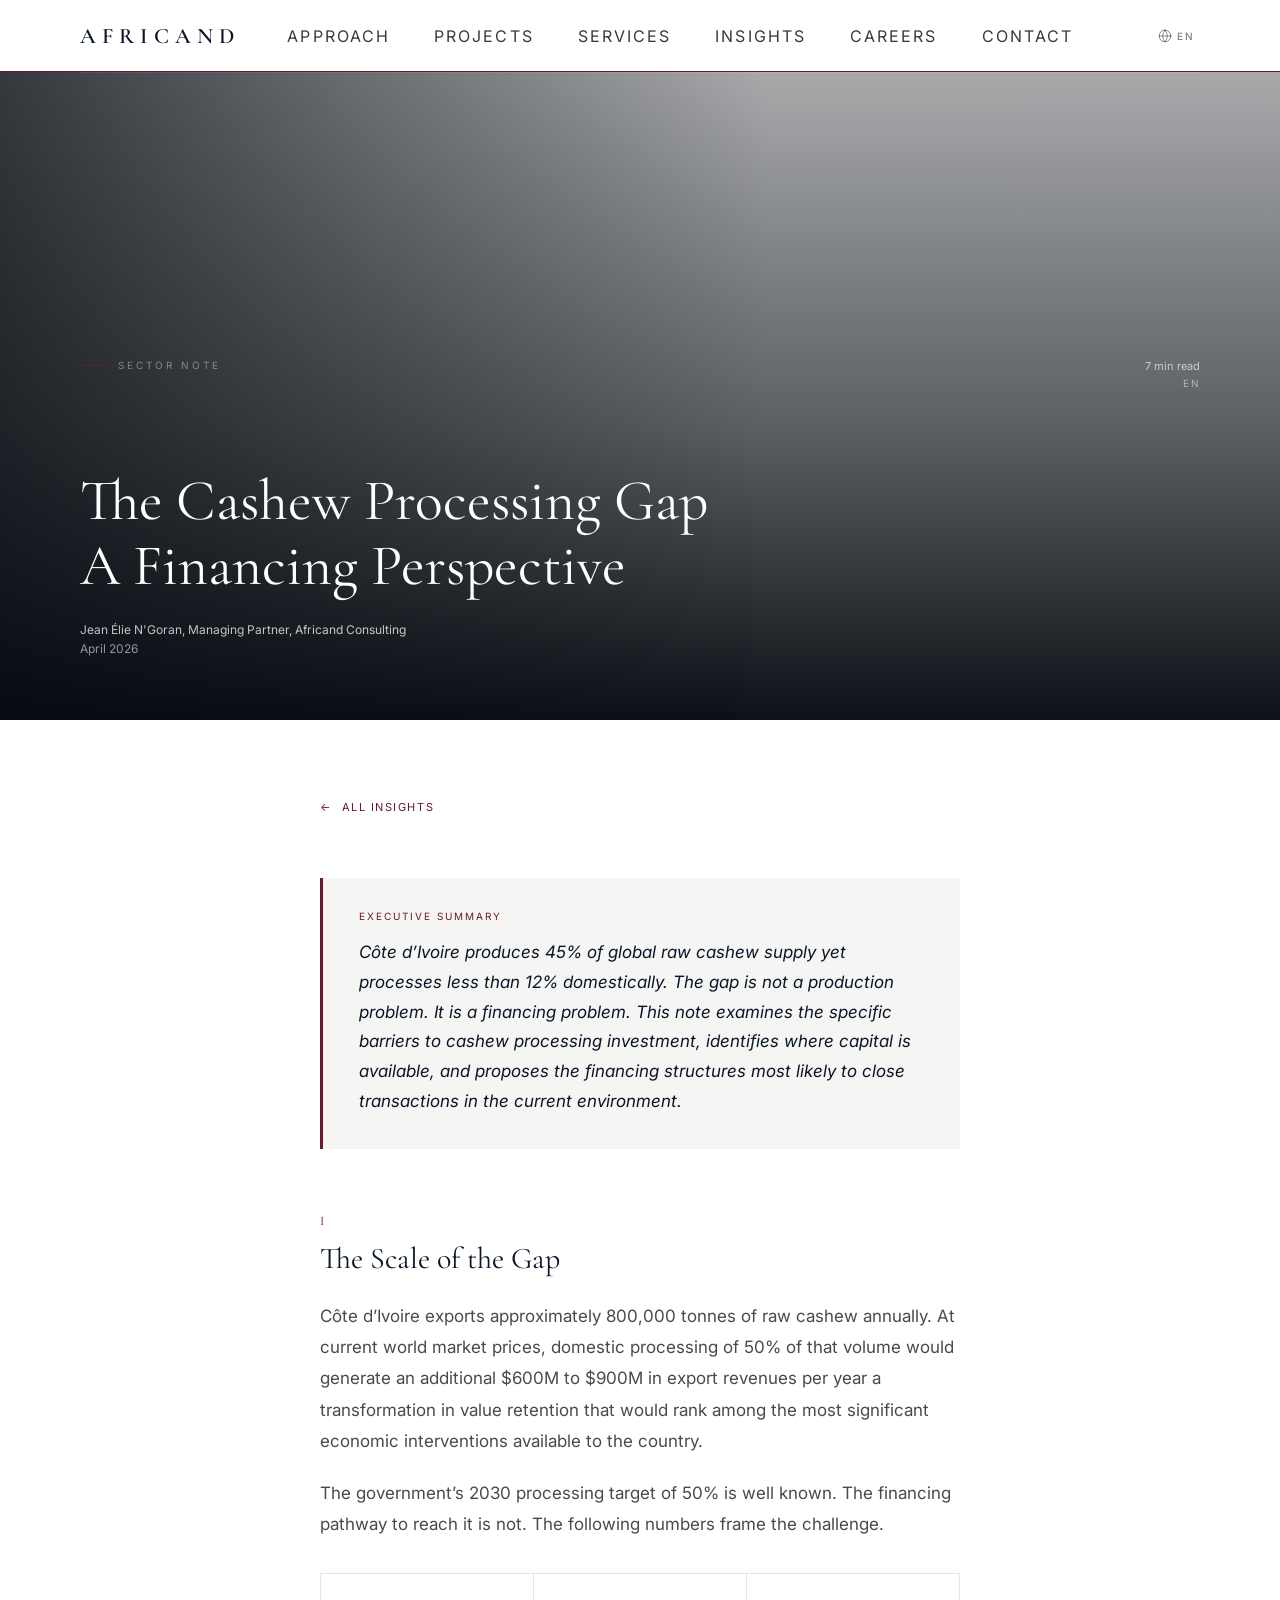
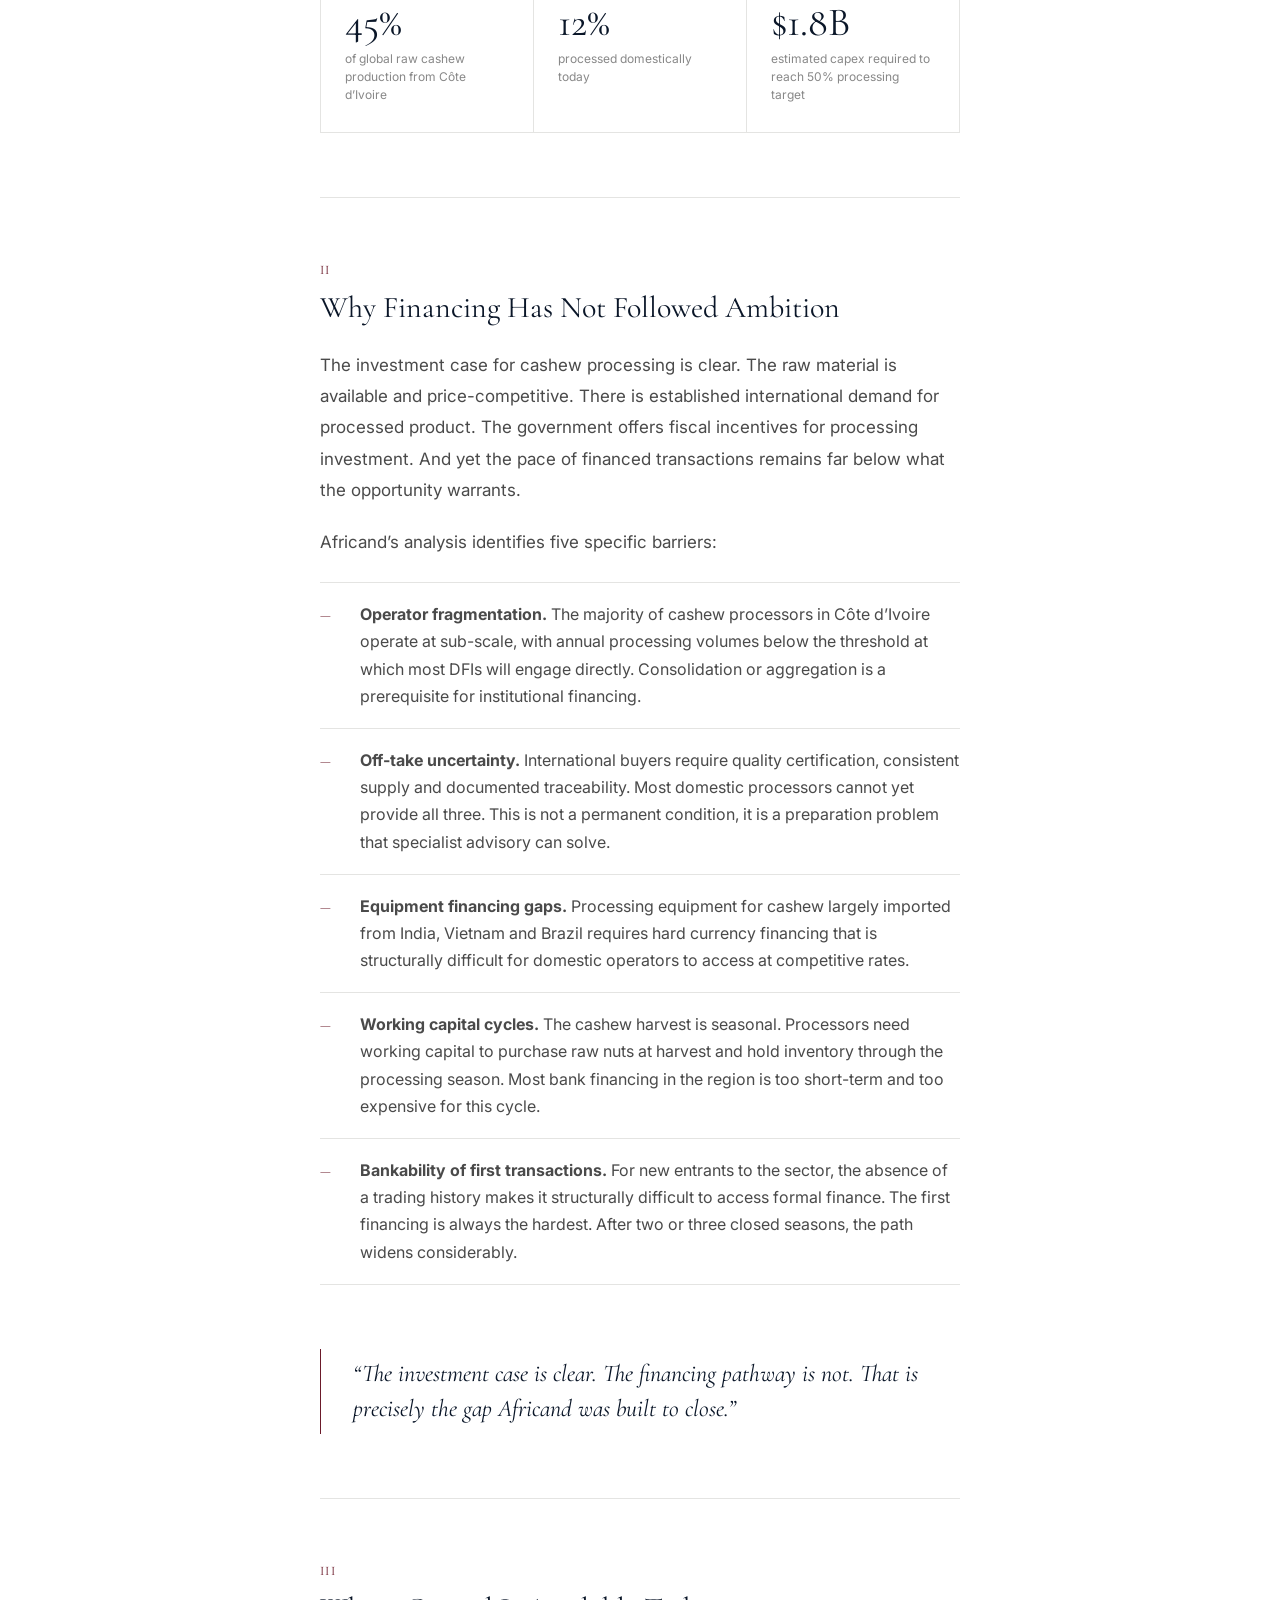
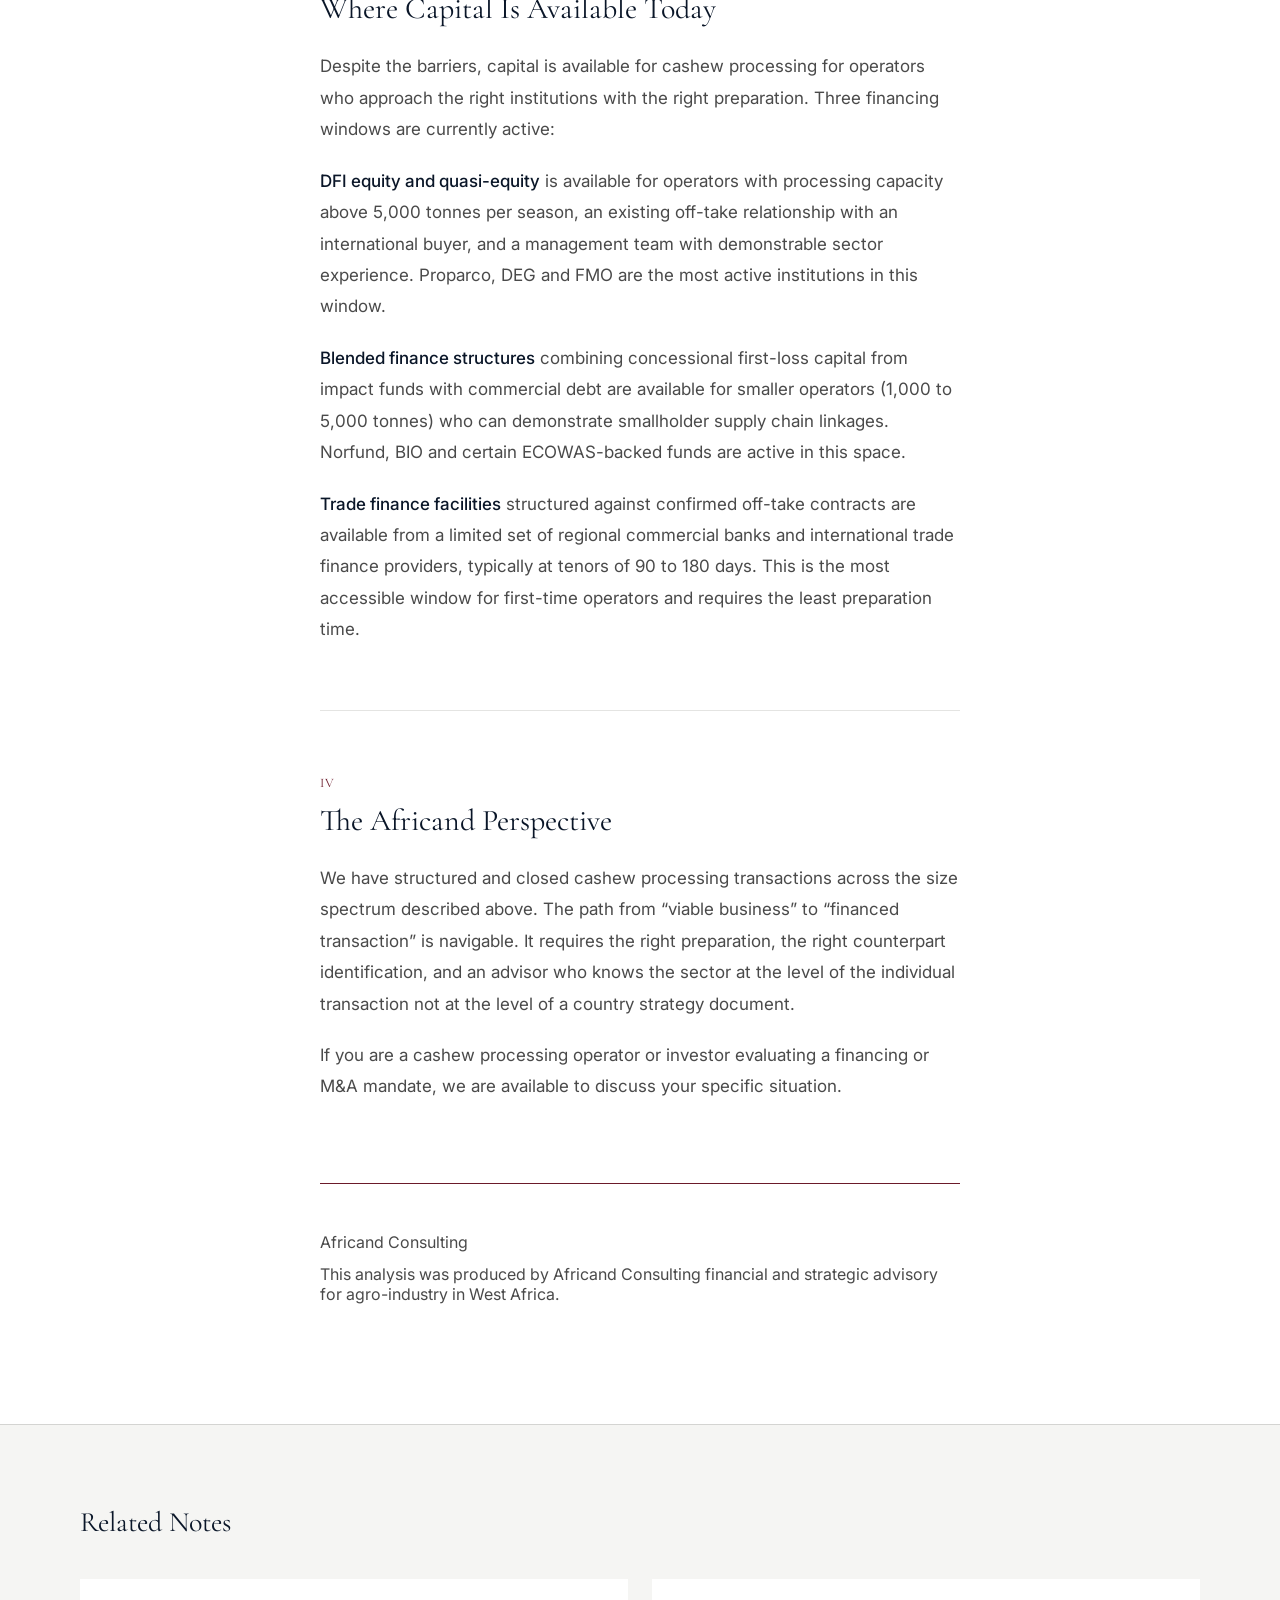
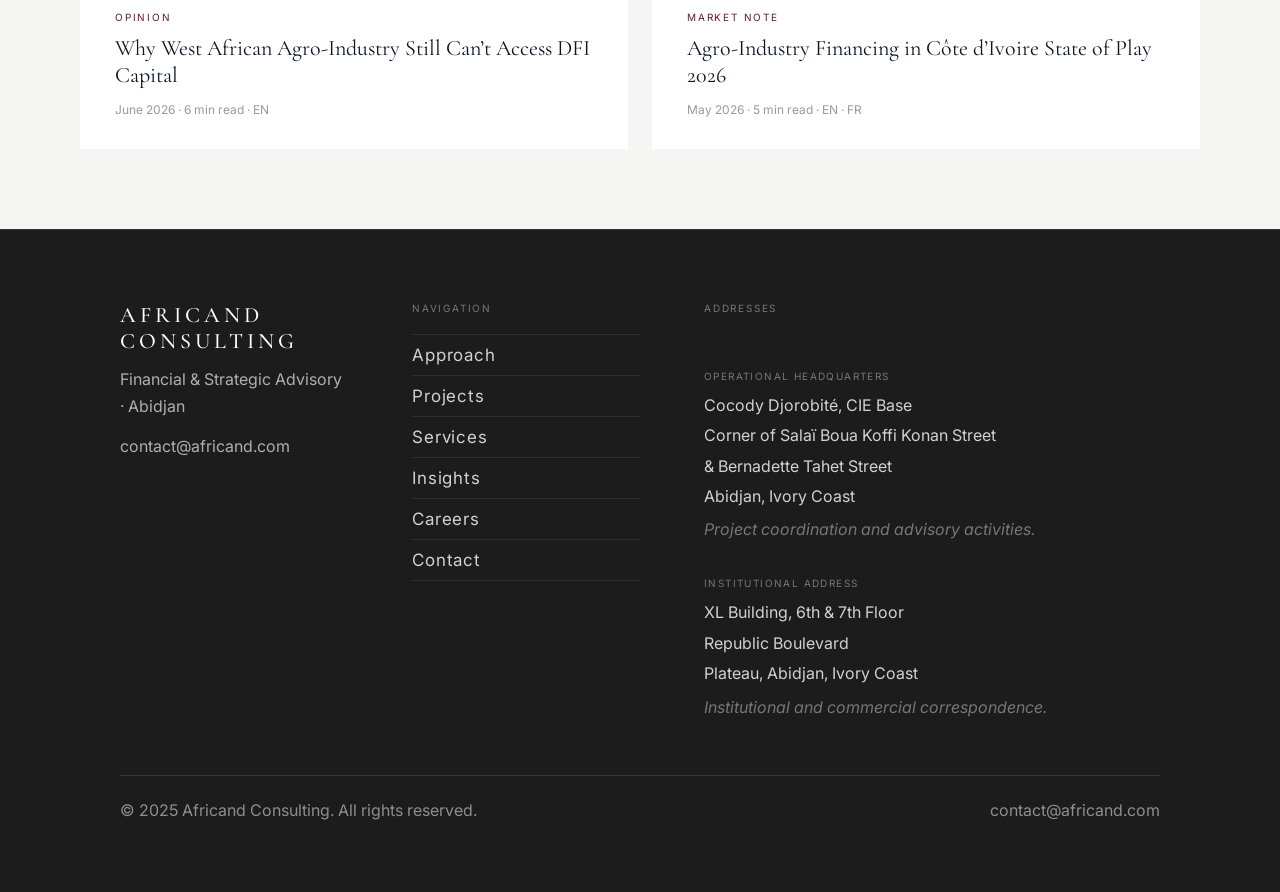
<file: Afrincand consulting final/insights/cashew-processing-gap-financing.html>
<!DOCTYPE html>
<html lang="en">
<head>
  <meta charset="UTF-8" />
  <meta name="viewport" content="width=device-width, initial-scale=1.0, viewport-fit=cover" />
  <meta name="description" content="Africand Consulting analyzes the financing gap in Côte d'Ivoire cashew processing. Key findings for agro-industrial operators seeking capital in 2026." />
  <meta property="og:type"        content="website" />
  <meta property="og:title"       content="Cashew Processing Gap Financing · Africand Consulting" />
  <meta property="og:description" content="Africand Consulting analyzes the financing gap in Côte d'Ivoire cashew processing. Key findings for agro-industrial operators seeking capital in 2026." />
  <meta property="og:image"       content="https://africand.com/images/og-cover.jpg" />
  <meta property="og:url"         content="https://africand.com/insights/cashew-processing-gap-financing.html" />
  <meta name="twitter:card"        content="summary_large_image" />
  <meta name="twitter:title"       content="Cashew Processing Gap Financing · Africand Consulting" />
  <meta name="twitter:description" content="Africand Consulting analyzes the financing gap in Côte d'Ivoire cashew processing. Key findings for agro-industrial operators seeking capital in 2026." />
  <link rel="canonical" href="https://africand.com/insights/cashew-processing-gap-financing.html" />
  <title>The Cashew Processing Gap A Financing Perspective | Africand Consulting</title>
  <link rel="preconnect" href="https://fonts.googleapis.com" />
  <link rel="preconnect" href="https://fonts.gstatic.com" crossorigin />
  <link href="https://fonts.googleapis.com/css2?family=Cormorant+Garamond:ital,wght@0,300;0,400;0,500;1,300;1,400;1,500&family=Inter:wght@300;400;500&display=swap" rel="stylesheet" />  <link rel="stylesheet" href="css/cashew-processing-gap-financing.css">
  <link rel="stylesheet" href="../css/nav-mobile.css">
</head>
<body>

  <nav>
    <a href="../index.html" class="nav-logo">Africand</a>
    <ul class="nav-links" id="navLinks">
      <li><a href="../approach.html" data-en="Approach" data-fr="Approche">Approach</a></li>
      <li><a href="../projects.html" data-en="Projects" data-fr="Projets">Projects</a></li>
      <li><a href="../services.html" data-en="Services" data-fr="Services">Services</a></li>
      <li><a href="../insights.html" data-en="Insights" data-fr="Publications">Insights</a></li>
      <li><a href="../careers.html" data-en="Careers" data-fr="Carrières">Careers</a></li>
      <li><a href="../contact.html" data-en="Contact" data-fr="Contact">Contact</a></li>
      <li class="nav-lang-mobile">
        <button class="nav-lang-btn" onclick="toggleLang()" aria-label="Switch language">
          <svg width="14" height="14" viewBox="0 0 24 24" fill="none" stroke="currentColor" stroke-width="1.5" stroke-linecap="round" stroke-linejoin="round"><circle cx="12" cy="12" r="10"/><path d="M2 12h20"/><path d="M12 2a15.3 15.3 0 0 1 4 10 15.3 15.3 0 0 1-4 10 15.3 15.3 0 0 1-4-10 15.3 15.3 0 0 1 4-10z"/></svg>
          <span data-en="Language" data-fr="Langue">Language</span>
          <span class="lang-current-mobile">EN</span>
        </button>
      </li>
    </ul>
    <button class="nav-burger" id="burger"><span></span><span></span><span></span></button>
      <div class="lang-switch">
      <button class="lang-toggle" id="langToggle" onclick="toggleLang()" aria-label="Switch language">
        <svg class="lang-globe" width="14" height="14" viewBox="0 0 24 24" fill="none" stroke="currentColor" stroke-width="1.5" stroke-linecap="round" stroke-linejoin="round" aria-hidden="true"><circle cx="12" cy="12" r="10"/><path d="M2 12h20"/><path d="M12 2a15.3 15.3 0 0 1 4 10 15.3 15.3 0 0 1-4 10 15.3 15.3 0 0 1-4-10 15.3 15.3 0 0 1 4-10z"/></svg>
        <span class="lang-current">EN</span>
      </button>
    </div>
  </nav>

  <header class="article-header">
    <div class="header-img"></div>
    <div class="header-overlay"></div>
    <div class="header-content">
      <div class="header-top">
        <span class="header-tag" data-en="Sector Note" data-fr="Note Sectorielle">Sector Note</span>
        <div class="header-top-right">
          <span class="header-readtime">7 min read</span>
          <span class="header-lang">EN</span>
        </div>
      </div>
      <h1 class="header-title" data-en="The Cashew Processing Gap<br>A Financing Perspective" data-fr="Le Déficit de Transformation du Cajou : Une Perspective de Financement">The Cashew Processing Gap<br>
        A Financing Perspective
      </h1>
      <div class="header-meta">
        <span class="header-author">Jean &#201;lie N'Goran, <span data-en="Managing Partner, Africand Consulting" data-fr="Associé Gérant, Africand Consulting">Managing Partner, Africand Consulting</span></span>
        <span class="header-date">April 2026</span>
      </div>
    </div>
  </header>

  <article class="article-body">

    <div class="breadcrumb">
      <a href="../insights.html"><span data-en="&#8592; &nbsp;All Insights" data-fr="&#8592; &nbsp;Retour aux Publications">&#8592; &nbsp;All Insights</span></a>
    </div>

    <div class="exec-summary">
      <p class="exec-label" data-en="Executive Summary" data-fr="Résumé Exécutif">Executive Summary</p>
      <p class="exec-text">
        C&#244;te d&#8217;Ivoire produces 45% of global raw cashew supply yet processes
        less than 12% domestically. The gap is not a production problem.
        It is a financing problem. This note examines the specific barriers
        to cashew processing investment, identifies where capital is available,
        and proposes the financing structures most likely to close
        transactions in the current environment.
      </p>
    </div>

    <div class="article-section">
      <span class="section-num">I</span>
      <h2 class="section-title" data-en="The Scale of the Gap" data-fr="L'Ampleur du Déficit">The Scale of the Gap</h2>
      <div class="section-body">
        <p>
          C&#244;te d&#8217;Ivoire exports approximately 800,000 tonnes of raw cashew
          annually. At current world market prices, domestic processing of 50% of that
          volume would generate an additional $600M to $900M in export revenues per year
          a transformation in value retention that would rank among
          the most significant economic interventions available to the country.
        </p>
        <p>
          The government&#8217;s 2030 processing target of 50% is well known.
          The financing pathway to reach it is not. The following numbers frame the challenge.
        </p>
      </div>

      <div class="stat-row">
        <div class="stat-cell">
          <span class="stat-num">45%</span>
          <span class="stat-label">of global raw cashew production from C&#244;te d&#8217;Ivoire</span>
        </div>
        <div class="stat-cell">
          <span class="stat-num">12%</span>
          <span class="stat-label">processed domestically today</span>
        </div>
        <div class="stat-cell">
          <span class="stat-num">$1.8B</span>
          <span class="stat-label">estimated capex required to reach 50% processing target</span>
        </div>
      </div>
    </div>

    <div class="section-sep"></div>

    <div class="article-section">
      <span class="section-num">II</span>
      <h2 class="section-title" data-en="Why Financing Has Not Followed Ambition" data-fr="Pourquoi le Financement n'a Pas Suivi l'Ambition">Why Financing Has Not Followed Ambition</h2>
      <div class="section-body">
        <p>
          The investment case for cashew processing is clear. The raw material
          is available and price-competitive. There is established international
          demand for processed product. The government offers fiscal incentives
          for processing investment. And yet the pace of financed transactions
          remains far below what the opportunity warrants.
        </p>
        <p>
          Africand&#8217;s analysis identifies five specific barriers:
        </p>
      </div>

      <ul class="findings-list">
        <li>
          <span class="finding-marker">&#8212;</span>
          <span><strong>Operator fragmentation.</strong> The majority of cashew processors in C&#244;te d&#8217;Ivoire operate at sub-scale, with annual processing volumes below the threshold at which most DFIs will engage directly. Consolidation or aggregation is a prerequisite for institutional financing.</span>
        </li>
        <li>
          <span class="finding-marker">&#8212;</span>
          <span><strong>Off-take uncertainty.</strong> International buyers require quality certification, consistent supply and documented traceability. Most domestic processors cannot yet provide all three. This is not a permanent condition, it is a preparation problem that specialist advisory can solve.</span>
        </li>
        <li>
          <span class="finding-marker">&#8212;</span>
          <span><strong>Equipment financing gaps.</strong> Processing equipment for cashew largely imported from India, Vietnam and Brazil requires hard currency financing that is structurally difficult for domestic operators to access at competitive rates.</span>
        </li>
        <li>
          <span class="finding-marker">&#8212;</span>
          <span><strong>Working capital cycles.</strong> The cashew harvest is seasonal. Processors need working capital to purchase raw nuts at harvest and hold inventory through the processing season. Most bank financing in the region is too short-term and too expensive for this cycle.</span>
        </li>
        <li>
          <span class="finding-marker">&#8212;</span>
          <span><strong>Bankability of first transactions.</strong> For new entrants to the sector, the absence of a trading history makes it structurally difficult to access formal finance. The first financing is always the hardest. After two or three closed seasons, the path widens considerably.</span>
        </li>
      </ul>
    </div>

    <div class="pull-quote">
      <p>&#8220;The investment case is clear. The financing pathway is not. That is precisely the gap Africand was built to close.&#8221;</p>
    </div>

    <div class="section-sep"></div>

    <div class="article-section">
      <span class="section-num">III</span>
      <h2 class="section-title" data-en="Where Capital Is Available Today" data-fr="Où les Capitaux Sont Disponibles Aujourd'hui">Where Capital Is Available Today</h2>
      <div class="section-body">
        <p>
          Despite the barriers, capital is available for cashew processing           for operators who approach the right institutions with the right preparation.
          Three financing windows are currently active:
        </p>
        <p>
          <strong>DFI equity and quasi-equity</strong> is available for operators
          with processing capacity above 5,000 tonnes per season, an existing
          off-take relationship with an international buyer, and a management team
          with demonstrable sector experience. Proparco, DEG and FMO are the
          most active institutions in this window.
        </p>
        <p>
          <strong>Blended finance structures</strong> combining concessional first-loss
          capital from impact funds with commercial debt are available for
          smaller operators (1,000 to 5,000 tonnes) who can demonstrate
          smallholder supply chain linkages. Norfund, BIO and certain
          ECOWAS-backed funds are active in this space.
        </p>
        <p>
          <strong>Trade finance facilities</strong> structured against confirmed
          off-take contracts are available from a limited set of regional
          commercial banks and international trade finance providers,
          typically at tenors of 90 to 180 days. This is the most accessible
          window for first-time operators and requires the least preparation time.
        </p>
      </div>
    </div>

    <div class="section-sep"></div>

    <div class="article-section">
      <span class="section-num">IV</span>
      <h2 class="section-title" data-en="The Africand Perspective" data-fr="La Perspective Africand">The Africand Perspective</h2>
      <div class="section-body">
        <p>
          We have structured and closed cashew processing transactions
          across the size spectrum described above. The path from
          &#8220;viable business&#8221; to &#8220;financed transaction&#8221;
          is navigable. It requires the right preparation, the right
          counterpart identification, and an advisor who knows the sector
          at the level of the individual transaction not at the level
          of a country strategy document.
        </p>
        <p>
          If you are a cashew processing operator or investor evaluating
          a financing or M&amp;A mandate, we are available to discuss
          your specific situation.
        </p>
      </div>
    </div>

    <div class="article-footer">
      <p class="footer-note-logo">Africand Consulting</p>
      <p class="footer-note-text" data-en="This analysis was produced by Africand Consulting financial and strategic advisory for agro-industry in West Africa." data-fr="Cette analyse a été produite par Africand Consulting, conseil financier et stratégique pour l'agro-industrie en Afrique de l'Ouest.">
        This analysis was produced by Africand Consulting financial and strategic
        advisory for agro-industry in West Africa.
      </p>
    </div>

  </article>

  <section class="related-section">
    <h2 class="related-title" data-en="Related Notes" data-fr="Notes Liées">Related Notes</h2>
    <div class="related-grid">
      <a href="why-west-african-agro-industry-cant-access-dfi-capital.html" class="related-card">
        <span class="related-tag">Opinion</span>
        <p class="related-card-title">Why West African Agro-Industry Still Can&#8217;t Access DFI Capital</p>
        <span class="related-meta">June 2026 &#183; 6 min read &#183; EN</span>
      </a>
      <a href="agro-industry-financing-cote-divoire-2026.html" class="related-card">
        <span class="related-tag">Market Note</span>
        <p class="related-card-title">Agro-Industry Financing in C&#244;te d&#8217;Ivoire State of Play 2026</p>
        <span class="related-meta">May 2026 &#183; 5 min read &#183; EN &middot; FR</span>
      </a>
    </div>
  </section>

    <footer>
    <div class="footer-inner">
      <div class="footer-brand">
        <p class="footer-logo">Africand Consulting</p>
        <p class="footer-tagline" data-en="Financial &amp; Strategic Advisory · Abidjan" data-fr="Conseil Financier &amp; Strat&#233;gique · Abidjan">Financial &amp; Strategic Advisory · Abidjan</p>
        <p class="footer-contact-email"><a href="mailto:contact@africand.com">contact@africand.com</a></p>
      </div>
      <div class="footer-nav-col">
        <p class="footer-col-label" data-en="Navigation" data-fr="Navigation">Navigation</p>
        <ul class="footer-links">
          <li><a href="../approach.html" data-en="Approach" data-fr="Approche">Approach</a></li>
          <li><a href="../projects.html" data-en="Projects" data-fr="Projets">Projects</a></li>
          <li><a href="../services.html" data-en="Services" data-fr="Services">Services</a></li>
          <li><a href="../insights.html" data-en="Insights" data-fr="Publications">Insights</a></li>
          <li><a href="../careers.html" data-en="Careers" data-fr="Carri&#232;res">Careers</a></li>
          <li><a href="../contact.html" data-en="Contact" data-fr="Contact">Contact</a></li>
        </ul>
      </div>
      <div class="footer-addr-col">
        <p class="footer-col-label" data-en="Addresses" data-fr="Adresses">Addresses</p>
        <div class="footer-addr-item">
          <p class="footer-addr-label" data-en="Operational Headquarters" data-fr="Si&#232;ge Op&#233;rationnel">Operational Headquarters</p>
          <p class="footer-addr-value">
            Cocody Djorobité, CIE Base<br>
            Corner of Salaï Boua Koffi Konan Street<br>
            &amp; Bernadette Tahet Street<br>
            Abidjan, Ivory Coast
          </p>
          <p class="footer-addr-note" data-en="Project coordination and advisory activities." data-fr="Coordination de projets et activit&#233;s de conseil.">Project coordination and advisory activities.</p>
        </div>
        <div class="footer-addr-item">
          <p class="footer-addr-label" data-en="Institutional Address" data-fr="Adresse Institutionnelle">Institutional Address</p>
          <p class="footer-addr-value">
            XL Building, 6th &amp; 7th Floor<br>
            Republic Boulevard<br>
            Plateau, Abidjan, Ivory Coast
          </p>
          <p class="footer-addr-note" data-en="Institutional and commercial correspondence." data-fr="Correspondance institutionnelle et commerciale.">Institutional and commercial correspondence.</p>
        </div>
      </div>
    </div>
    <div class="footer-bottom">
      <p class="footer-copy" data-en="© 2025 Africand Consulting. All rights reserved." data-fr="© 2025 Africand Consulting. Tous droits r&#233;serv&#233;s.">© 2025 Africand Consulting. All rights reserved.</p>
      <p class="footer-legal">contact@africand.com</p>
    </div>
  </footer>
  <script src="../js/main.js" defer></script>

</body>
</html>
</file>
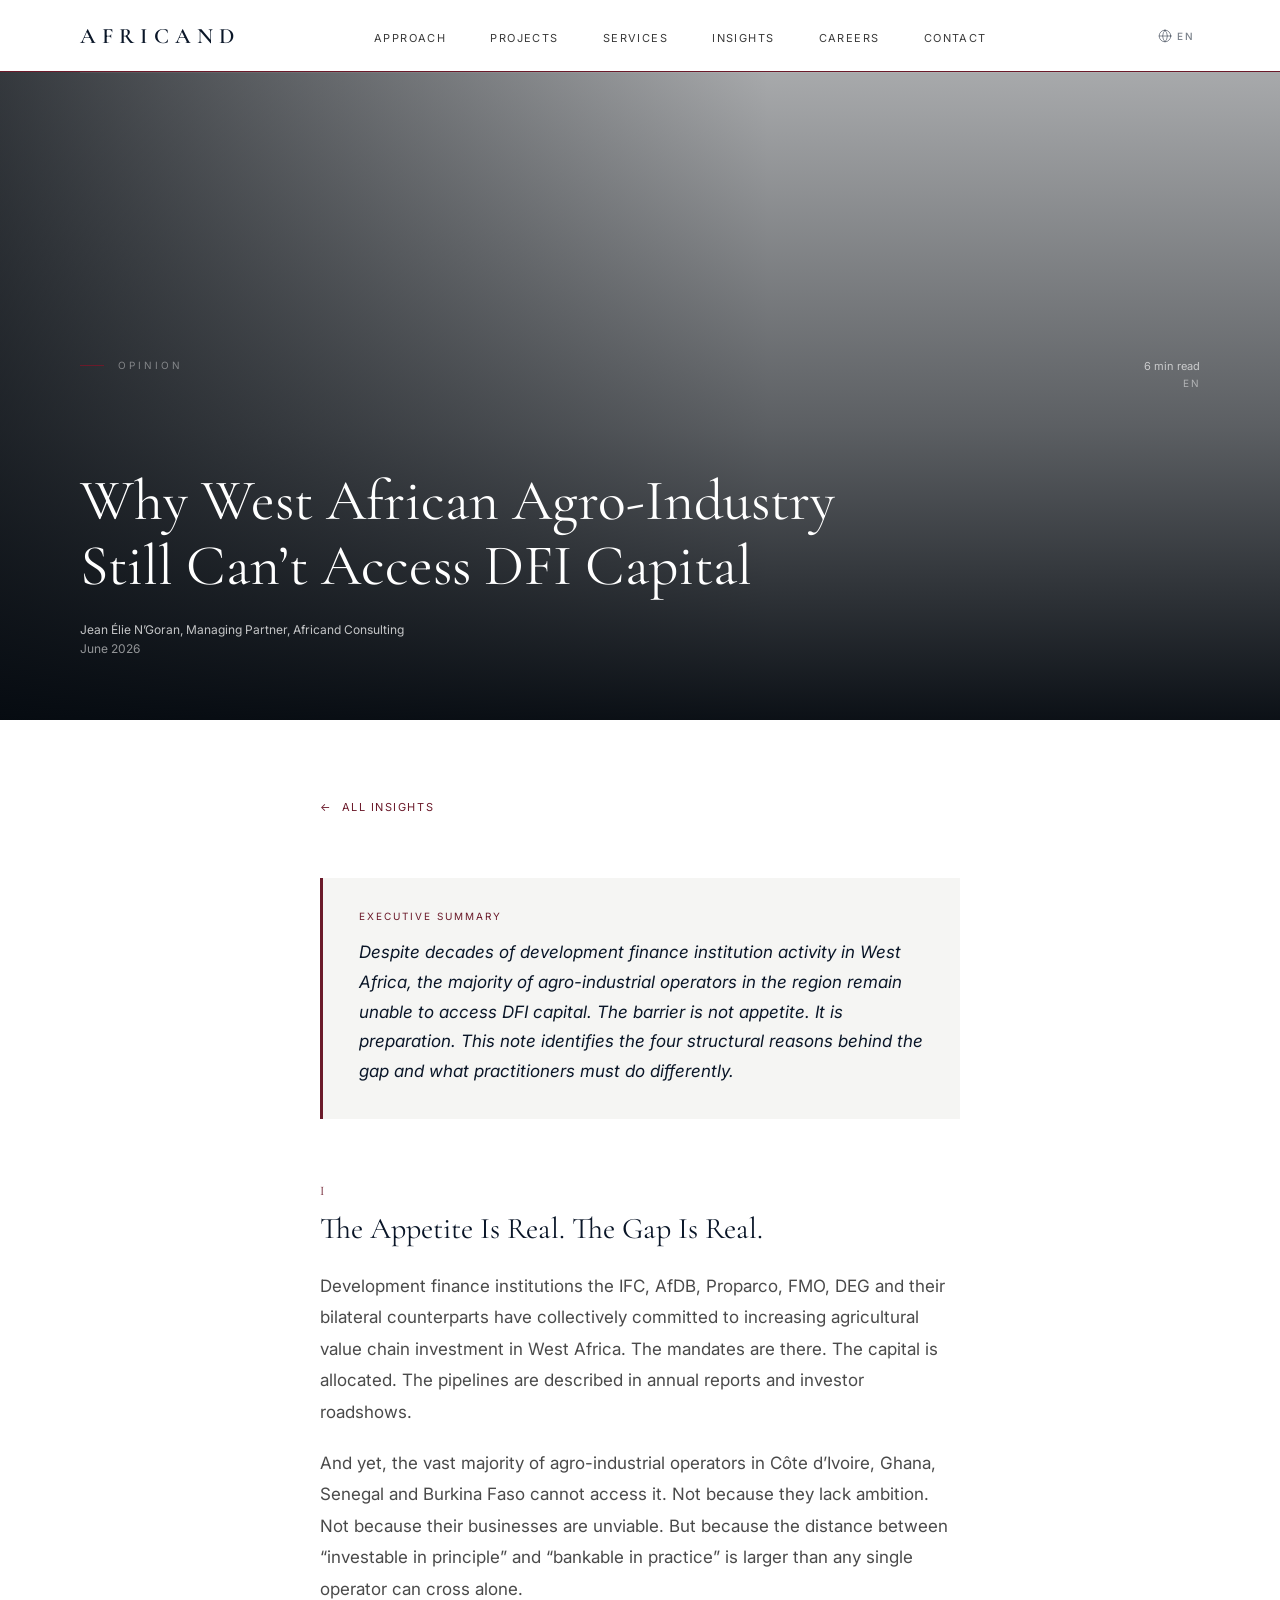
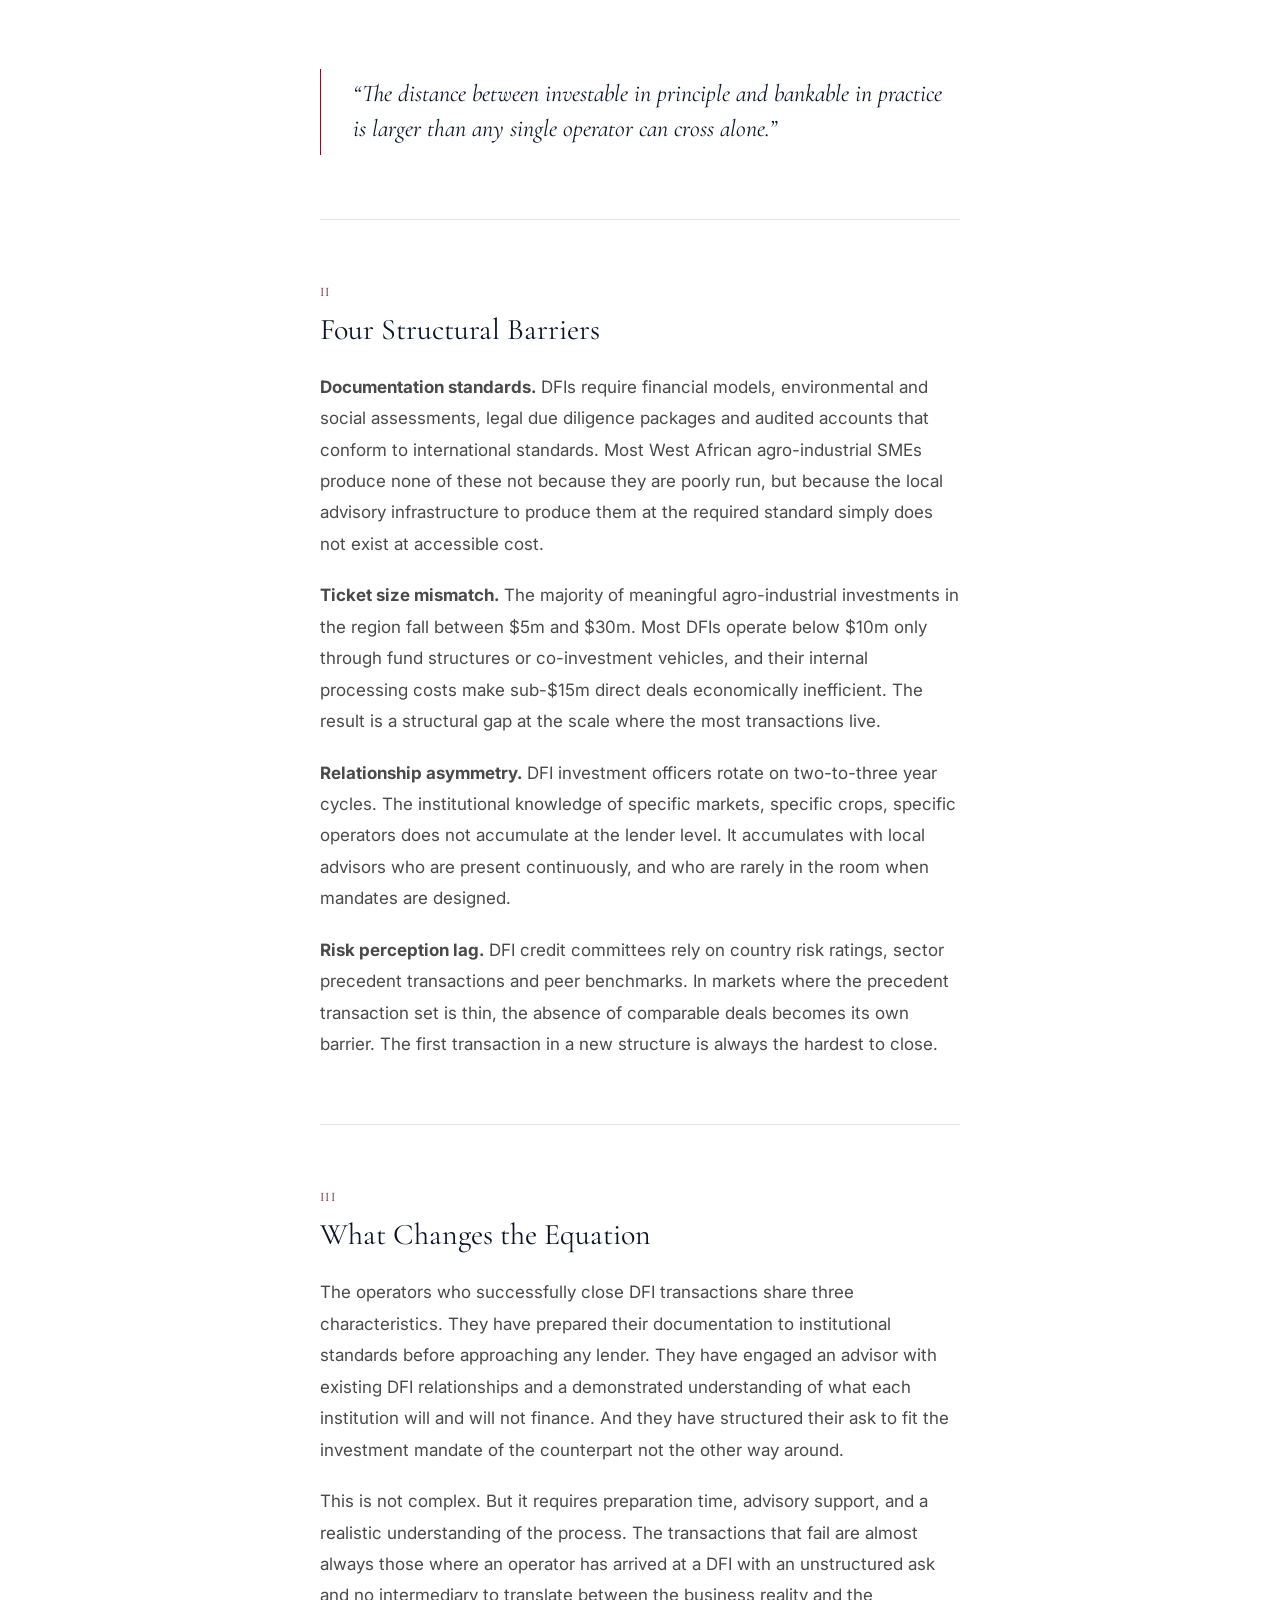
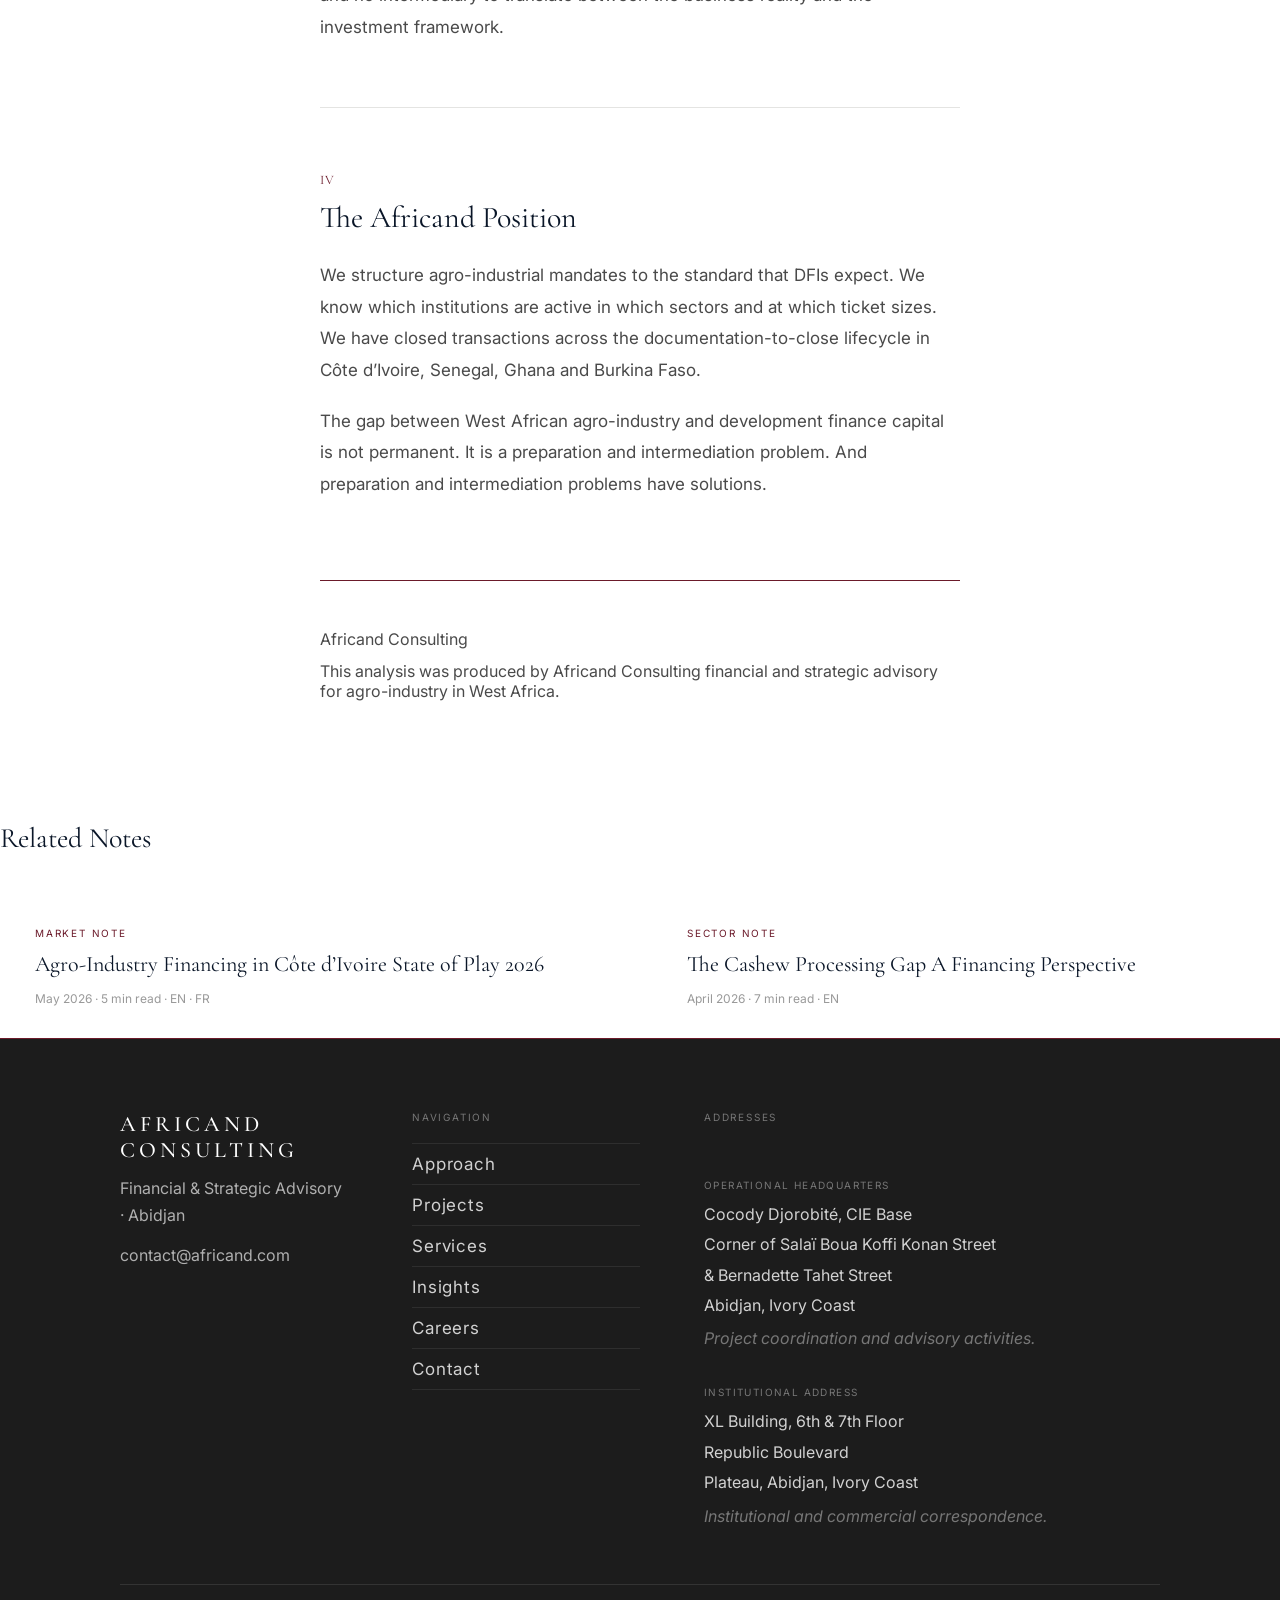
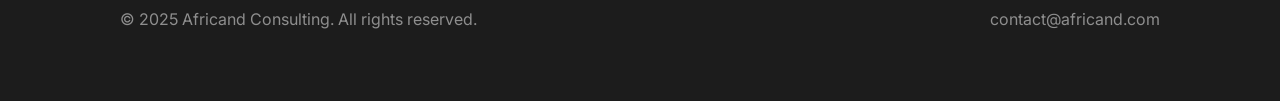
<file: Afrincand consulting final/insights/why-west-african-agro-industry-cant-access-dfi-capital.html>
<!DOCTYPE html>
<html lang="en">
<head>
  <meta charset="UTF-8" />
  <meta name="viewport" content="width=device-width, initial-scale=1.0, viewport-fit=cover" />
  <meta name="description" content="Africand Consulting examines the structural barriers preventing West African agro-industrial SMEs from accessing development finance institution capital." />
  <meta property="og:type"        content="website" />
  <meta property="og:title"       content="Why West African Agro-Industry Can't Access DFI Capital · Africand" />
  <meta property="og:description" content="Africand Consulting examines the structural barriers preventing West African agro-industrial SMEs from accessing development finance institution capital." />
  <meta property="og:image"       content="https://africand.com/images/og-cover.jpg" />
  <meta property="og:url"         content="https://africand.com/insights/why-west-african-agro-industry-cant-access-dfi-capital.html" />
  <meta name="twitter:card"        content="summary_large_image" />
  <meta name="twitter:title"       content="Why West African Agro-Industry Can't Access DFI Capital · Africand" />
  <meta name="twitter:description" content="Africand Consulting examines the structural barriers preventing West African agro-industrial SMEs from accessing development finance institution capital." />
  <link rel="canonical" href="https://africand.com/insights/why-west-african-agro-industry-cant-access-dfi-capital.html" />
  <title>Why West African Agro-Industry Still Can't Access DFI Capital | Africand Consulting</title>
  <link rel="preconnect" href="https://fonts.googleapis.com" />
  <link rel="preconnect" href="https://fonts.gstatic.com" crossorigin />
  <link href="https://fonts.googleapis.com/css2?family=Cormorant+Garamond:ital,wght@0,300;0,400;0,500;1,300;1,400;1,500&family=Inter:wght@300;400;500&display=swap" rel="stylesheet" />  <link rel="stylesheet" href="css/why-west-african-agro-industry-cant-access-dfi-capital.css">
  <link rel="stylesheet" href="../css/nav-mobile.css">
</head>
<body>

  <nav>
    <a href="../index.html" class="nav-logo">Africand</a>
    <ul class="nav-links" id="navLinks">
      <li><a href="../approach.html" data-en="Approach" data-fr="Approche">Approach</a></li>
      <li><a href="../projects.html" data-en="Projects" data-fr="Projets">Projects</a></li>
      <li><a href="../services.html" data-en="Services" data-fr="Services">Services</a></li>
      <li><a href="../insights.html" data-en="Insights" data-fr="Publications">Insights</a></li>
      <li><a href="../careers.html" data-en="Careers" data-fr="Carrières">Careers</a></li>
      <li><a href="../contact.html" data-en="Contact" data-fr="Contact">Contact</a></li>
      <li class="nav-lang-mobile">
        <button class="nav-lang-btn" onclick="toggleLang()" aria-label="Switch language">
          <svg width="14" height="14" viewBox="0 0 24 24" fill="none" stroke="currentColor" stroke-width="1.5" stroke-linecap="round" stroke-linejoin="round"><circle cx="12" cy="12" r="10"/><path d="M2 12h20"/><path d="M12 2a15.3 15.3 0 0 1 4 10 15.3 15.3 0 0 1-4 10 15.3 15.3 0 0 1-4-10 15.3 15.3 0 0 1 4-10z"/></svg>
          <span data-en="Language" data-fr="Langue">Language</span>
          <span class="lang-current-mobile">EN</span>
        </button>
      </li>
    </ul>
    <button class="nav-burger" id="burger"><span></span><span></span><span></span></button>
      <div class="lang-switch">
      <button class="lang-toggle" id="langToggle" onclick="toggleLang()" aria-label="Switch language">
        <svg class="lang-globe" width="14" height="14" viewBox="0 0 24 24" fill="none" stroke="currentColor" stroke-width="1.5" stroke-linecap="round" stroke-linejoin="round" aria-hidden="true"><circle cx="12" cy="12" r="10"/><path d="M2 12h20"/><path d="M12 2a15.3 15.3 0 0 1 4 10 15.3 15.3 0 0 1-4 10 15.3 15.3 0 0 1-4-10 15.3 15.3 0 0 1 4-10z"/></svg>
        <span class="lang-current">EN</span>
      </button>
    </div>
  </nav>

  <!-- EN-TÊTE -->
  <header class="article-header">
    <div class="header-img"></div>
    <div class="header-overlay"></div>
    <div class="header-content">
      <div class="header-top">
        <span class="header-tag" data-en="Opinion" data-fr="Opinion">Opinion</span>
        <div class="header-top-right">
          <span class="header-readtime">6 min read</span>
          <span class="header-lang">EN</span>
        </div>
      </div>
      <h1 class="header-title" data-en="Why West African Agro-Industry<br>Still Can't Access DFI Capital" data-fr="Pourquoi l'Agro-industrie Ouest-Africaine ne Peut Toujours Pas Accéder aux Capitaux des IFD">Why West African Agro-Industry<br>
        Still Can&#8217;t Access DFI Capital
      </h1>
      <div class="header-meta">
        <span class="header-author">Jean &#201;lie N&#8217;Goran, <span data-en="Managing Partner, Africand Consulting" data-fr="Associé Gérant, Africand Consulting">Managing Partner, Africand Consulting</span></span>
        <span class="header-date">June 2026</span>
      </div>
    </div>
  </header>

  <!-- CORPS -->
  <article class="article-body">

    <div class="breadcrumb">
      <a href="../insights.html"><span data-en="&#8592; &nbsp;All Insights" data-fr="&#8592; &nbsp;Retour aux Publications">&#8592; &nbsp;All Insights</span></a>
    </div>

    <!-- Executive Summary -->
    <div class="exec-summary">
      <p class="exec-label" data-en="Executive Summary" data-fr="Résumé Exécutif">Executive Summary</p>
      <p class="exec-text">
        Despite decades of development finance institution activity in West Africa,
        the majority of agro-industrial operators in the region remain unable to
        access DFI capital. The barrier is not appetite. It is preparation.
        This note identifies the four structural reasons behind the gap
        and what practitioners must do differently.
      </p>
    </div>

    <!-- I -->
    <div class="article-section">
      <span class="section-num">I</span>
      <h2 class="section-title" data-en="The Appetite Is Real. The Gap Is Real." data-fr="L'Appétit Est Réel. Le Fossé Est Réel.">The Appetite Is Real. The Gap Is Real.</h2>
      <div class="section-body">
        <p>
          Development finance institutions the IFC, AfDB, Proparco, FMO, DEG
          and their bilateral counterparts have collectively committed to
          increasing agricultural value chain investment in West Africa.
          The mandates are there. The capital is allocated. The pipelines are described
          in annual reports and investor roadshows.
        </p>
        <p>
          And yet, the vast majority of agro-industrial operators in C&#244;te d&#8217;Ivoire,
          Ghana, Senegal and Burkina Faso cannot access it. Not because they lack ambition.
          Not because their businesses are unviable. But because the distance between
          &#8220;investable in principle&#8221; and &#8220;bankable in practice&#8221;
          is larger than any single operator can cross alone.
        </p>
      </div>
    </div>

    <div class="pull-quote">
      <p>&#8220;The distance between investable in principle and bankable in practice is larger than any single operator can cross alone.&#8221;</p>
    </div>

    <div class="section-sep"></div>

    <!-- II -->
    <div class="article-section">
      <span class="section-num">II</span>
      <h2 class="section-title" data-en="Four Structural Barriers" data-fr="Quatre Obstacles Structurels">Four Structural Barriers</h2>
      <div class="section-body">
        <p>
          <strong>Documentation standards.</strong> DFIs require financial models,
          environmental and social assessments, legal due diligence packages and audited
          accounts that conform to international standards. Most West African agro-industrial
          SMEs produce none of these not because they are poorly run,
          but because the local advisory infrastructure to produce them at the required
          standard simply does not exist at accessible cost.
        </p>
        <p>
          <strong>Ticket size mismatch.</strong> The majority of meaningful agro-industrial
          investments in the region fall between $5m and $30m. Most DFIs operate below
          $10m only through fund structures or co-investment vehicles, and their internal
          processing costs make sub-$15m direct deals economically inefficient.
          The result is a structural gap at the scale where the most transactions live.
        </p>
        <p>
          <strong>Relationship asymmetry.</strong> DFI investment officers rotate on
          two-to-three year cycles. The institutional knowledge of specific markets,
          specific crops, specific operators does not accumulate at the lender level.
          It accumulates with local advisors who are present continuously,
          and who are rarely in the room when mandates are designed.
        </p>
        <p>
          <strong>Risk perception lag.</strong> DFI credit committees rely on country
          risk ratings, sector precedent transactions and peer benchmarks.
          In markets where the precedent transaction set is thin,
          the absence of comparable deals becomes its own barrier.
          The first transaction in a new structure is always the hardest to close.
        </p>
      </div>
    </div>

    <div class="section-sep"></div>

    <!-- III -->
    <div class="article-section">
      <span class="section-num">III</span>
      <h2 class="section-title" data-en="What Changes the Equation" data-fr="Ce qui Change l'&Eacute;quation">What Changes the Equation</h2>
      <div class="section-body">
        <p>
          The operators who successfully close DFI transactions share three characteristics.
          They have prepared their documentation to institutional standards
          before approaching any lender. They have engaged an advisor with existing
          DFI relationships and a demonstrated understanding of what each institution
          will and will not finance. And they have structured their ask
          to fit the investment mandate of the counterpart not the other way around.
        </p>
        <p>
          This is not complex. But it requires preparation time, advisory support,
          and a realistic understanding of the process. The transactions that fail
          are almost always those where an operator has arrived at a DFI
          with an unstructured ask and no intermediary to translate
          between the business reality and the investment framework.
        </p>
      </div>
    </div>

    <div class="section-sep"></div>

    <!-- IV -->
    <div class="article-section">
      <span class="section-num">IV</span>
      <h2 class="section-title" data-en="The Africand Position" data-fr="La Position Africand">The Africand Position</h2>
      <div class="section-body">
        <p>
          We structure agro-industrial mandates to the standard that DFIs expect.
          We know which institutions are active in which sectors and at which ticket sizes.
          We have closed transactions across the documentation-to-close lifecycle
          in C&#244;te d&#8217;Ivoire, Senegal, Ghana and Burkina Faso.
        </p>
        <p>
          The gap between West African agro-industry and development finance capital
          is not permanent. It is a preparation and intermediation problem.
          And preparation and intermediation problems have solutions.
        </p>
      </div>
    </div>

    <!-- Footer note -->
    <div class="article-footer">
      <p class="footer-note-logo">Africand Consulting</p>
      <p class="footer-note-text" data-en="This analysis was produced by Africand Consulting financial and strategic advisory for agro-industry in West Africa." data-fr="Cette analyse a été produite par Africand Consulting, conseil financier et stratégique pour l'agro-industrie en Afrique de l'Ouest.">
        This analysis was produced by Africand Consulting financial and strategic
        advisory for agro-industry in West Africa.
      </p>
    </div>

  </article>

  <!-- RELATED -->
  <section class="related-section">
    <h2 class="related-title" data-en="Related Notes" data-fr="Notes Liées">Related Notes</h2>
    <div class="related-grid">
      <a href="agro-industry-financing-cote-divoire-2026.html" class="related-card">
        <span class="related-tag">Market Note</span>
        <p class="related-card-title">Agro-Industry Financing in C&#244;te d&#8217;Ivoire State of Play 2026</p>
        <span class="related-meta">May 2026 &#183; 5 min read &#183; EN &middot; FR</span>
      </a>
      <a href="cashew-processing-gap-financing.html" class="related-card">
        <span class="related-tag">Sector Note</span>
        <p class="related-card-title">The Cashew Processing Gap A Financing Perspective</p>
        <span class="related-meta">April 2026 &#183; 7 min read &#183; EN</span>
      </a>
    </div>
  </section>

    <footer>
    <div class="footer-inner">
      <div class="footer-brand">
        <p class="footer-logo">Africand Consulting</p>
        <p class="footer-tagline" data-en="Financial &amp; Strategic Advisory · Abidjan" data-fr="Conseil Financier &amp; Strat&#233;gique · Abidjan">Financial &amp; Strategic Advisory · Abidjan</p>
        <p class="footer-contact-email"><a href="mailto:contact@africand.com">contact@africand.com</a></p>
      </div>
      <div class="footer-nav-col">
        <p class="footer-col-label" data-en="Navigation" data-fr="Navigation">Navigation</p>
        <ul class="footer-links">
          <li><a href="../approach.html" data-en="Approach" data-fr="Approche">Approach</a></li>
          <li><a href="../projects.html" data-en="Projects" data-fr="Projets">Projects</a></li>
          <li><a href="../services.html" data-en="Services" data-fr="Services">Services</a></li>
          <li><a href="../insights.html" data-en="Insights" data-fr="Publications">Insights</a></li>
          <li><a href="../careers.html" data-en="Careers" data-fr="Carri&#232;res">Careers</a></li>
          <li><a href="../contact.html" data-en="Contact" data-fr="Contact">Contact</a></li>
        </ul>
      </div>
      <div class="footer-addr-col">
        <p class="footer-col-label" data-en="Addresses" data-fr="Adresses">Addresses</p>
        <div class="footer-addr-item">
          <p class="footer-addr-label" data-en="Operational Headquarters" data-fr="Si&#232;ge Op&#233;rationnel">Operational Headquarters</p>
          <p class="footer-addr-value">
            Cocody Djorobité, CIE Base<br>
            Corner of Salaï Boua Koffi Konan Street<br>
            &amp; Bernadette Tahet Street<br>
            Abidjan, Ivory Coast
          </p>
          <p class="footer-addr-note" data-en="Project coordination and advisory activities." data-fr="Coordination de projets et activit&#233;s de conseil.">Project coordination and advisory activities.</p>
        </div>
        <div class="footer-addr-item">
          <p class="footer-addr-label" data-en="Institutional Address" data-fr="Adresse Institutionnelle">Institutional Address</p>
          <p class="footer-addr-value">
            XL Building, 6th &amp; 7th Floor<br>
            Republic Boulevard<br>
            Plateau, Abidjan, Ivory Coast
          </p>
          <p class="footer-addr-note" data-en="Institutional and commercial correspondence." data-fr="Correspondance institutionnelle et commerciale.">Institutional and commercial correspondence.</p>
        </div>
      </div>
    </div>
    <div class="footer-bottom">
      <p class="footer-copy" data-en="© 2025 Africand Consulting. All rights reserved." data-fr="© 2025 Africand Consulting. Tous droits r&#233;serv&#233;s.">© 2025 Africand Consulting. All rights reserved.</p>
      <p class="footer-legal">contact@africand.com</p>
    </div>
  </footer>
  <script src="../js/main.js" defer></script>

</body>
</html>
</file>
<file: Afrincand consulting final/css/index.css>
*,
*::before,
*::after {
  box-sizing: border-box;
  margin: 0;
  padding: 0;
}

html {
  font-size: 16px;
  scroll-behavior: smooth;
}

:root {
  --white: #FFFFFF;
  --navy: #0A1628;
  --bordeaux: #6B1A2A;
  --grey-bg: #F5F5F3;
  --grey-txt: #1A1A1A;
  --grey-light: #6B6B6B;
  --rule: 1px solid #6B1A2A;
  --sep: 1px solid #D4D4D2;
  --font-serif: 'Cormorant Garamond', Georgia, serif;
  --font-sans: 'Inter', Helvetica Neue, Arial, sans-serif;
}

body {
  background: var(--white);
  color: var(--grey-txt);
  font-family: var(--font-sans);
  -webkit-font-smoothing: antialiased;
}

/* ── NAV ─────────────────────────────────────────────────── */
nav {
  position: fixed;
  top: 0;
  left: 0;
  right: 0;
  z-index: 100;
  background: transparent;
  display: flex;
  align-items: center;
  justify-content: space-between;
  padding: 0 80px;
  height: 72px;
  border-bottom: transparent;
  transition: background 0.3s ease, border-color 0.3s ease;
}

.nav-logo {
  font-family: var(--font-serif);
  font-weight: 600;
  font-size: 24px;
  letter-spacing: 0.28em;
  color: #FFFFFF;
  text-decoration: none;
  text-transform: uppercase;
  transition: color 0.3s ease;
}

.nav-links {
  display: flex;
  gap: 44px;
  list-style: none;
}

.nav-links a {
  font-family: var(--font-sans);
  font-size: 16px;
  font-weight: 400;
  letter-spacing: 0.13em;
  text-transform: uppercase;
  color: rgba(255,255,255,0.88);
  text-decoration: none;
  transition: color 0.2s;
}

.nav-links a:hover,
.nav-links a.active {
  color: #FFFFFF;
}

/* Nav becomes white on scroll */
nav.nav--solid {
  background: var(--white);
  border-bottom: var(--rule);
}
nav.nav--solid .nav-logo { color: var(--navy); }
nav.nav--solid .nav-links a { color: #3A3A3A; }
nav.nav--solid .nav-links a:hover,
nav.nav--solid .nav-links a.active { color: var(--navy); }
nav.nav--solid .nav-burger span { background: var(--navy); }

.nav-burger {
  order: 3;
  display: none;
  flex-direction: column;
  gap: 5px;
  cursor: pointer;
  padding: 4px;
  background: none;
  border: none;
}

.nav-burger span {
  display: block;
  width: 22px;
  height: 1px;
  background: #FFFFFF;
}

/* ── §1 HERO — M&A PREMIUM ──────────────────────────────── */
/* ── HERO ── Layout 2 colonnes, fond navy, grille de points ── */
.hero {
  min-height: 88vh;
  padding: calc(72px + 72px) 80px 72px;
  background: #1058B0;
  display: grid;
  grid-template-columns: 1fr 1fr;
  align-items: end;
  position: relative;
  overflow: hidden;
  gap: 0;
}

/* Grille de points — texture financière */
.hero::before {
  content: '';
  position: absolute;
  inset: 0;
  background-image: radial-gradient(circle, rgba(255,255,255,0.07) 1px, transparent 1px);
  background-size: 36px 36px;
  pointer-events: none;
  z-index: 1;
}

/* Barre bordeaux gauche — signature de marque */
.hero::after {
  content: '';
  position: absolute;
  top: 72px;
  left: 0;
  width: 3px;
  bottom: 0;
  background: var(--bordeaux);
  z-index: 5;
}

/* Désactivés */
.hero-grain { display: none; }
.hero-light  { display: none; }
.hero-vignette { display: none; }
.hero-counter  { display: none; }

/* Déco géométrique SVG */
.hero-deco {
  position: absolute;
  inset: 0;
  z-index: 2;
  pointer-events: none;
}
.hero-deco-svg {
  width: 100%;
  height: 100%;
  position: absolute;
  inset: 0;
}

/* Colonne gauche — texte */
.hero-inner {
  position: relative;
  z-index: 10;
  padding-right: 64px;
  border-right: 1px solid rgba(255,255,255,0.08);
}

/* ── LABEL HAUT ─────────────────────────────────────────── */
.hero-label {
  font-family: var(--font-sans);
  font-size: 10px;
  font-weight: 400;
  letter-spacing: 0.28em;
  text-transform: uppercase;
  color: rgba(255,255,255,0.55);
  margin-bottom: 32px;
  opacity: 0;
  animation: fadeInUp 0.7s ease 0.1s forwards;
}

/* ── TITRE PRINCIPAL ────────────────────────────────────── */
.hero-title {
  font-family: var(--font-serif);
  font-weight: 300;
  font-size: clamp(44px, 5.5vw, 72px);
  line-height: 1.05;
  letter-spacing: -0.02em;
  color: #FFFFFF;
  margin-bottom: 32px;
  opacity: 0;
  animation: heroTitleReveal 1.1s cubic-bezier(0.22, 1, 0.36, 1) 0.25s forwards;
}

/* ── TAGLINES — 3 LIGNES COURTES ────────────────────────── */
.hero-taglines {
  margin-bottom: 52px;
  padding-left: 20px;
  border-left: 2px solid rgba(107, 26, 42, 0.6);
  opacity: 0;
  animation: fadeInUp 0.9s cubic-bezier(0.22, 1, 0.36, 1) 0.5s forwards;
}

.hero-taglines p {
  font-family: var(--font-sans);
  font-size: 19px;
  font-weight: 300;
  color: rgba(255, 255, 255, 0.70);
  line-height: 1.8;
  letter-spacing: 0.01em;
}

/* ── COLONNE DROITE — STAT WATERMARK ────────────────────── */
.hero-stat-accent {
  position: relative;
  z-index: 10;
  padding-left: 64px;
  display: flex;
  flex-direction: column;
  justify-content: flex-end;
  align-items: flex-start;
  gap: 12px;
}

.has-number {
  font-family: var(--font-serif);
  font-weight: 300;
  font-size: clamp(80px, 12vw, 160px);
  line-height: 0.9;
  letter-spacing: -0.04em;
  color: rgba(255, 255, 255, 0.06);
  display: block;
  position: absolute;
  bottom: 0;
  right: -20px;
  white-space: nowrap;
  pointer-events: none;
  user-select: none;
}

.has-line {
  display: flex;
  flex-direction: column;
  gap: 6px;
  opacity: 0;
  animation: fadeInUp 1s ease 0.7s forwards;
}

.has-value {
  font-family: var(--font-serif);
  font-weight: 300;
  font-size: clamp(36px, 4.5vw, 56px);
  color: #FFFFFF;
  line-height: 1;
  letter-spacing: -0.02em;
}

.has-desc {
  font-family: var(--font-sans);
  font-size: 16px;
  font-weight: 400;
  letter-spacing: 0.18em;
  text-transform: uppercase;
  color: rgba(255, 255, 255, 0.45);
}

.has-divider {
  width: 40px;
  height: 1px;
  background: var(--bordeaux);
  margin: 16px 0;
  opacity: 0;
  animation: fadeInUp 1s ease 0.85s forwards;
}

.has-sub {
  font-family: var(--font-sans);
  font-size: 17px;
  font-weight: 300;
  color: rgba(255, 255, 255, 0.50);
  line-height: 1.6;
  opacity: 0;
  animation: fadeInUp 1s ease 1s forwards;
  max-width: 260px;
}

/* ── CTA — DISCRET, INSTITUTIONNEL ─────────────────────── */
.hero-cta {
  display: inline-flex;
  align-items: center;
  gap: 14px;
  font-family: var(--font-sans);
  font-size: 10px;
  font-weight: 400;
  letter-spacing: 0.26em;
  text-transform: uppercase;
  color: rgba(255, 255, 255, 0.75);
  text-decoration: none;
  padding-bottom: 6px;
  border-bottom: 1px solid rgba(107, 26, 42, 0.65);
  transition: color 0.25s, border-color 0.25s, gap 0.25s;
  opacity: 0;
  animation: fadeInUp 0.9s cubic-bezier(0.22, 1, 0.36, 1) 0.85s forwards;
}

.hero-cta:hover {
  color: #FFFFFF;
  border-bottom-color: var(--bordeaux);
  gap: 20px;
}

.hero-cta:hover .arrow {
  transform: translateX(0);
}

/* ── HERO REPORTS — CARTE THOUGHT LEADERSHIP ────────────── */
.hero-reports {
  position: relative;
  z-index: 10;
  flex-shrink: 0;
  width: 300px;
  border: 1px solid rgba(255, 255, 255, 0.08);
}

.hero-report-card {
  display: block;
  text-decoration: none;
  background: rgba(4, 9, 15, 0.72);
  backdrop-filter: blur(12px);
  -webkit-backdrop-filter: blur(12px);
  overflow: hidden;
  transition: background 0.3s ease;
}

.hero-report-card:hover {
  background: rgba(10, 22, 40, 0.90);
}

.hrc-img {
  width: 100%;
  height: 140px;
  background-size: cover;
  background-position: center;
  filter: grayscale(0.7) brightness(0.4) contrast(1.1);
  transition: filter 0.4s ease;
}

.hero-report-card:hover .hrc-img {
  filter: grayscale(0.5) brightness(0.52) contrast(1.1);
}

.hrc-overlay { display: none; }

.hrc-body {
  padding: 20px 22px 22px;
  border-top: 1px solid rgba(255, 255, 255, 0.06);
}

.hrc-meta {
  display: flex;
  align-items: center;
  gap: 8px;
  margin-bottom: 10px;
}

.hrc-year {
  font-family: var(--font-sans);
  font-size: 10px;
  font-weight: 400;
  letter-spacing: 0.12em;
  color: rgba(255, 255, 255, 0.28);
}

.hrc-sep {
  color: rgba(255, 255, 255, 0.18);
  font-size: 10px;
}

.hrc-tag {
  font-family: var(--font-sans);
  font-size: 9px;
  font-weight: 400;
  letter-spacing: 0.18em;
  text-transform: uppercase;
  color: var(--bordeaux);
}

.hrc-title {
  font-family: var(--font-serif);
  font-weight: 400;
  font-size: 20px;
  line-height: 1.4;
  color: rgba(255, 255, 255, 0.82);
  margin-bottom: 14px;
}

.hrc-cta {
  display: inline-flex;
  align-items: center;
  gap: 8px;
  font-family: var(--font-sans);
  font-size: 9px;
  font-weight: 400;
  letter-spacing: 0.18em;
  text-transform: uppercase;
  color: rgba(255, 255, 255, 0.38);
  transition: color 0.2s;
}

.hero-report-card:hover .hrc-cta { color: rgba(255, 255, 255, 0.65); }

.hrc-cta-arrow { transition: transform 0.2s; }
.hero-report-card:hover .hrc-cta-arrow { transform: translateX(3px); }

.arrow {
  transition: transform 0.2s;
}

/* Scroll indicator */
.scroll-hint {
  position: absolute;
  left: 50%;
  transform: translateX(-50%);
  bottom: 48px;
  display: flex;
  flex-direction: column;
  align-items: center;
  gap: 12px;
  opacity: 0;
  animation: fadeInUp 0.8s ease 1.2s forwards;
  z-index: 10;
}

.scroll-hint span {
  font-family: var(--font-sans);
  font-size: 10px;
  font-weight: 400;
  letter-spacing: 0.3em;
  text-transform: uppercase;
  color: rgba(255, 255, 255, 0.3);
  writing-mode: vertical-rl;
  text-orientation: mixed;
}

.scroll-bar {
  width: 1px;
  height: 48px;
  background: rgba(255, 255, 255, 0.2);
  overflow: hidden;
  position: relative;
}

.scroll-bar::after {
  content: '';
  position: absolute;
  top: -100%;
  left: 0;
  width: 100%;
  height: 100%;
  background: var(--bordeaux);
  animation: scrollDown 2s ease-in-out 1.6s infinite;
}

/* ── §3 MARCHÉ — THÈSE ISOLÉE ───────────────────────────── */
.market-bloc {
  padding: 120px 80px;
  background: var(--white);
}

.market-inner {
  max-width: 700px;
  padding-left: 40px;
  border-left: var(--rule);
  opacity: 0;
  transform: translateY(16px);
  transition: opacity 0.8s ease, transform 0.8s ease;
}

.market-inner.visible {
  opacity: 1;
  transform: translateY(0);
}

.market-text {
  font-family: var(--font-serif);
  font-style: italic;
  font-weight: 400;
  font-size: clamp(18px, 2.2vw, 24px);
  line-height: 1.55;
  color: var(--navy);
}

/* ── §2 CHIFFRES CLÉS ──────────────────────────────────── */
.stats-bloc {
  padding: 72px 80px;
  background: #F0F4F8;
  display: grid;
  grid-template-columns: repeat(4, 1fr);
  gap: 0;
}

.stat-item {
  padding: 0 40px;
  border-right: 1px solid rgba(10, 22, 40, 0.12);
  opacity: 0;
  transform: translateY(12px);
  transition: opacity 0.6s ease, transform 0.6s ease;
  text-align: center;
  display: flex;
  flex-direction: column;
  align-items: center;
}

.stat-item:first-child {
  padding-left: 40px;
}

.stat-item:last-child {
  border-right: none;
}

.stat-item.visible {
  opacity: 1;
  transform: translateY(0);
}

.stat-number {
  font-family: var(--font-serif);
  font-weight: 400;
  font-size: clamp(36px, 4vw, 52px);
  color: var(--navy);
  line-height: 1;
  margin-bottom: 10px;
  letter-spacing: -0.02em;
}

.stat-label {
  font-family: var(--font-sans);
  font-size: 16px;
  font-weight: 400;
  color: var(--grey-light);
  line-height: 1.5;
  letter-spacing: 0.02em;
}

/* ── §3 EXPERTISE LABEL ─────────────────────────────────── */
.expertise-label {
  padding: 40px 80px 0;
  background: var(--white);
  opacity: 0;
  transform: translateY(14px);
  transition: opacity 0.7s ease, transform 0.7s ease;
}

.expertise-label.visible {
  opacity: 1;
  transform: translateY(0);
}

.exp-headline {
  font-family: var(--font-serif);
  font-style: italic;
  font-weight: 400;
  font-size: clamp(16px, 2vw, 22px);
  color: var(--navy);
  line-height: 1.5;
  margin-bottom: 8px;
}

.exp-sub {
  font-family: var(--font-sans);
  font-size: 17px;
  font-weight: 400;
  color: var(--grey-light);
}

/* ── §4 TROIS VALEURS ───────────────────────────────────── */
.values-bloc {
  background: var(--grey-bg);
  padding: 100px 80px;
  border-top: var(--sep);
  border-bottom: var(--sep);
}

.values-grid {
  display: grid;
  grid-template-columns: repeat(3, 1fr);
}

.value-col {
  padding-right: 64px;
  border-right: var(--sep);
  opacity: 0;
  transform: translateY(14px);
  transition: opacity 0.6s ease, transform 0.6s ease;
}

.value-col:nth-child(2) {
  padding-left: 64px;
}

.value-col:last-child {
  border-right: none;
  padding-right: 0;
  padding-left: 64px;
}

.value-col.visible {
  opacity: 1;
  transform: translateY(0);
}

.val-num {
  display: block;
  font-family: var(--font-serif);
  font-size: 17px;
  font-weight: 400;
  letter-spacing: 0.1em;
  color: var(--bordeaux);
  margin-bottom: 20px;
}

.val-title {
  font-family: var(--font-serif);
  font-weight: 400;
  font-size: 24px;
  line-height: 1.2;
  color: var(--navy);
  margin-bottom: 16px;
}

.val-body {
  font-family: var(--font-sans);
  font-size: 19px;
  font-weight: 400;
  color: var(--grey-light);
  line-height: 1.75;
}

/* ── §5 RÉFÉRENCE ACTIVE ────────────────────────────────── */
.reference-bloc {
  padding: 72px 80px;
  background: var(--white);
  border-bottom: var(--sep);
}

.reference-inner {
  display: flex;
  align-items: center;
  gap: 40px;
  opacity: 0;
  transform: translateY(12px);
  transition: opacity 0.7s ease, transform 0.7s ease;
}

.reference-inner.visible {
  opacity: 1;
  transform: translateY(0);
}

.ref-label {
  font-family: var(--font-sans);
  font-size: 10px;
  font-weight: 400;
  letter-spacing: 0.2em;
  text-transform: uppercase;
  color: var(--bordeaux);
  white-space: nowrap;
  flex-shrink: 0;
}

.ref-line {
  width: 32px;
  height: 1px;
  background: var(--bordeaux);
  flex-shrink: 0;
}

.ref-text {
  font-family: var(--font-serif);
  font-weight: 400;
  font-size: 22px;
  color: var(--navy);
  line-height: 1.4;
}

.ref-text em {
  font-style: italic;
}

/* ── §6 INSIGHTS ────────────────────────────────────────── */
.insights-bloc {
  padding: 120px 80px;
  background: var(--white);
  border-top: var(--sep);
}

.insights-header {
  margin-bottom: 64px;
  opacity: 0;
  transform: translateY(14px);
  transition: opacity 0.7s ease, transform 0.7s ease;
}

.insights-header.visible {
  opacity: 1;
  transform: translateY(0);
}

.insights-section-title {
  font-family: var(--font-serif);
  font-weight: 400;
  font-size: 36px;
  color: var(--navy);
  line-height: 1.1;
  margin-bottom: 16px;
}

.insights-section-sub {
  font-family: var(--font-sans);
  font-size: 19px;
  font-weight: 400;
  color: var(--grey-light);
  line-height: 1.6;
  max-width: 480px;
}

/* GRILLE CARTES */
.insights-grid {
  display: grid;
  grid-template-columns: repeat(3, 1fr);
  gap: 24px;
}

/* CARTE */
.insight-card {
  position: relative;
  height: 480px;
  overflow: hidden;
  cursor: pointer;
  text-decoration: none;
  display: block;
  opacity: 0;
  transform: translateY(18px);
  transition: opacity 0.6s ease, transform 0.6s ease;
}

.insight-card.visible {
  opacity: 1;
  transform: translateY(0);
}

/* Image fond */
.card-img {
  position: absolute;
  inset: 0;
  background-size: cover;
  background-position: center;
  filter: grayscale(0.20) brightness(0.60) contrast(1.05);
  display: none; /* replaced by CSS abstract backgrounds */
  transition: transform 0.5s ease, filter 0.4s ease;
}

.insight-card:hover .card-img {
  transform: scale(1.025);
  filter: grayscale(0.10) brightness(0.70) contrast(1.05);
}

/* Abstract geometric card backgrounds */
.card-overlay {
  position: absolute;
  inset: 0;
  transition: opacity 0.35s ease;
}

/* CARD 1 — Rouge / Opinion */
.overlay-opinion {
  background: #B52020;
  background-image:
    /* Grand cercle creux en haut à droite */
    radial-gradient(circle at 85% 15%, transparent 60px, rgba(255,255,255,0.08) 61px, rgba(255,255,255,0.08) 63px, transparent 64px),
    radial-gradient(circle at 85% 15%, transparent 100px, rgba(255,255,255,0.05) 101px, rgba(255,255,255,0.05) 103px, transparent 104px),
    radial-gradient(circle at 85% 15%, transparent 145px, rgba(255,255,255,0.04) 146px, rgba(255,255,255,0.04) 148px, transparent 149px),
    /* Petit cercle plein en bas à gauche */
    radial-gradient(circle at 12% 80%, rgba(255,255,255,0.10) 28px, transparent 29px),
    /* Lignes diagonales */
    repeating-linear-gradient(
      -45deg,
      transparent,
      transparent 28px,
      rgba(255,255,255,0.03) 28px,
      rgba(255,255,255,0.03) 29px
    );
}

/* CARD 2 — Bleu / Market Note */
.overlay-market {
  background: #1058B0;
  background-image:
    /* Grand cercle creux centré */
    radial-gradient(circle at 50% 40%, transparent 70px, rgba(255,255,255,0.09) 71px, rgba(255,255,255,0.09) 73px, transparent 74px),
    radial-gradient(circle at 50% 40%, transparent 120px, rgba(255,255,255,0.05) 121px, rgba(255,255,255,0.05) 123px, transparent 124px),
    /* Cercle plein coin bas droit */
    radial-gradient(circle at 90% 90%, rgba(255,255,255,0.08) 40px, transparent 41px),
    /* Grille de points */
    radial-gradient(circle, rgba(255,255,255,0.12) 1px, transparent 1px);
  background-size: auto, auto, auto, 24px 24px;
  background-position: 0 0, 0 0, 0 0, 0 0;
}

/* CARD 3 — Vert / Sector Note */
.overlay-sector {
  background: #1A6640;
  background-image:
    /* Arc en haut à gauche */
    radial-gradient(circle at -10% 0%, transparent 80px, rgba(255,255,255,0.08) 81px, rgba(255,255,255,0.08) 83px, transparent 84px),
    radial-gradient(circle at -10% 0%, transparent 130px, rgba(255,255,255,0.05) 131px, rgba(255,255,255,0.05) 133px, transparent 134px),
    /* Cercle plein milieu droit */
    radial-gradient(circle at 88% 45%, rgba(255,255,255,0.09) 32px, transparent 33px),
    /* Lignes horizontales fines */
    repeating-linear-gradient(
      0deg,
      transparent,
      transparent 32px,
      rgba(255,255,255,0.04) 32px,
      rgba(255,255,255,0.04) 33px
    );
}

/* Contenu */
.card-content {
  position: absolute;
  inset: 0;
  display: flex;
  flex-direction: column;
  justify-content: space-between;
  padding: 24px;
  z-index: 2;
}

/* Top row */
.card-top {
  display: flex;
  justify-content: space-between;
  align-items: flex-start;
}

.card-tag {
  font-family: var(--font-sans);
  font-size: 16px;
  font-weight: 400;
  letter-spacing: 0.2em;
  text-transform: uppercase;
  color: rgba(255, 255, 255, 0.7);
}

.card-top-right {
  display: flex;
  flex-direction: column;
  align-items: flex-end;
  gap: 4px;
}

.card-readtime {
  font-family: var(--font-sans);
  font-size: 16px;
  font-weight: 400;
  color: rgba(255, 255, 255, 0.6);
}

.card-lang {
  font-family: var(--font-sans);
  font-size: 10px;
  font-weight: 400;
  letter-spacing: 0.12em;
  text-transform: uppercase;
  color: rgba(255, 255, 255, 0.5);
}

/* Bottom block */
.card-bottom {
  display: flex;
  flex-direction: column;
  gap: 6px;
}

.card-title {
  font-family: var(--font-serif);
  font-weight: 400;
  font-size: 24px;
  color: #FFFFFF;
  line-height: 1.25;
  display: -webkit-box;
  -webkit-line-clamp: 3;
  -webkit-box-orient: vertical;
  overflow: hidden;
}

.card-author {
  font-family: var(--font-sans);
  font-size: 16px;
  font-weight: 400;
  color: rgba(255, 255, 255, 0.7);
  line-height: 1.5;
  margin-top: 2px;
}

.card-date {
  font-family: var(--font-sans);
  font-size: 16px;
  font-weight: 400;
  color: rgba(255, 255, 255, 0.55);
}

/* Arrow */
.card-arrow {
  position: absolute;
  bottom: 24px;
  right: 24px;
  font-size: 20px;
  color: rgba(255, 255, 255, 0.7);
  z-index: 2;
  transition: transform 0.25s ease, color 0.25s ease;
}

.insight-card:hover .card-arrow {
  transform: translate(4px, -4px);
  color: #fff;
}

/* Hover elevation */
.insight-card:hover {
  box-shadow: 0 24px 56px rgba(0, 0, 0, 0.22);
}

/* View all */
.insights-viewall {
  display: block;
  margin-top: 48px;
  text-align: center;
  font-family: var(--font-sans);
  font-size: 17px;
  font-weight: 400;
  letter-spacing: 0.12em;
  text-transform: uppercase;
  color: var(--bordeaux);
  text-decoration: none;
  transition: opacity 0.2s;
}

.insights-viewall:hover {
  opacity: 0.65;
}

.insights-viewall span {
  transition: transform 0.2s;
  display: inline-block;
}

.insights-viewall:hover span {
  transform: translateX(4px);
}

/* ── MANAGING PARTNER ──────────────────────────────────── */
.partner-bloc {
  padding: 120px 80px;
  background: var(--white);
  border-top: var(--sep);
  display: grid;
  grid-template-columns: 340px 1fr;
  gap: 80px;
  align-items: start;
  opacity: 0;
  transform: translateY(16px);
  transition: opacity 0.8s ease, transform 0.8s ease;
}

.partner-bloc.visible {
  opacity: 1;
  transform: translateY(0);
}

.partner-photo {
  width: 100%;
  aspect-ratio: 3/4;
  background-size: cover;
  background-position: center top;
  filter: grayscale(0) contrast(1.02) brightness(1.0);
}

.partner-content {
  padding-top: 8px;
}

.partner-eyebrow {
  font-family: var(--font-sans);
  font-size: 10px;
  font-weight: 400;
  letter-spacing: 0.24em;
  text-transform: uppercase;
  color: var(--bordeaux);
  margin-bottom: 40px;
  display: flex;
  align-items: center;
  gap: 16px;
}

.partner-eyebrow::before {
  content: '';
  display: block;
  width: 24px;
  height: 1px;
  background: var(--bordeaux);
}

.partner-quote {
  font-family: var(--font-serif);
  font-style: italic;
  font-weight: 400;
  font-size: clamp(18px, 2.2vw, 24px);
  line-height: 1.55;
  color: var(--navy);
  border-left: var(--rule);
  padding-left: 32px;
  margin-bottom: 48px;
}

.partner-body {
  font-family: var(--font-sans);
  font-size: 19px;
  font-weight: 400;
  color: var(--grey-light);
  line-height: 1.8;
  max-width: 520px;
  margin-bottom: 40px;
  padding-left: 32px;
}

.partner-sig {
  padding-left: 32px;
}

.partner-name {
  font-family: var(--font-serif);
  font-weight: 400;
  font-size: 24px;
  color: var(--navy);
  margin-bottom: 4px;
}

.partner-title {
  font-family: var(--font-sans);
  font-size: 16px;
  font-weight: 400;
  letter-spacing: 0.1em;
  color: var(--grey-light);
}

/* ── LATEST TRANSACTION ─────────────────────────────────── */
.latest-tx-bloc {
  background: var(--grey-bg);
  padding: 100px 80px;
  border-top: var(--sep);
  display: grid;
  grid-template-columns: 1fr 280px;
  gap: 80px;
  align-items: start;
  opacity: 0;
  transform: translateY(14px);
  transition: opacity 0.7s ease, transform 0.7s ease;
}

.latest-tx-bloc.visible {
  opacity: 1;
  transform: translateY(0);
}

.ltx-eyebrow {
  font-family: var(--font-sans);
  font-size: 10px;
  font-weight: 400;
  letter-spacing: 0.24em;
  text-transform: uppercase;
  color: var(--bordeaux);
  margin-bottom: 24px;
  display: flex;
  align-items: center;
  gap: 16px;
}

.ltx-eyebrow::before {
  content: '';
  display: block;
  width: 24px;
  height: 1px;
  background: var(--bordeaux);
}

.ltx-tag {
  display: inline-block;
  font-family: var(--font-sans);
  font-size: 10px;
  font-weight: 400;
  letter-spacing: 0.16em;
  text-transform: uppercase;
  color: var(--white);
  background: #3A2010;
  padding: 3px 10px;
  margin-bottom: 20px;
}

.ltx-title {
  font-family: var(--font-serif);
  font-weight: 400;
  font-size: clamp(24px, 2.8vw, 32px);
  line-height: 1.15;
  color: var(--navy);
  margin-bottom: 32px;
}

.ltx-points {
  list-style: none;
  margin-bottom: 36px;
}

.ltx-points li {
  font-family: var(--font-sans);
  font-size: 18px;
  font-weight: 400;
  color: var(--grey-light);
  line-height: 1.7;
  padding: 8px 0;
  display: flex;
  gap: 14px;
}

.ltx-points li::before {
  content: '—';
  color: var(--bordeaux);
  flex-shrink: 0;
}

.ltx-link {
  display: inline-flex;
  align-items: center;
  gap: 10px;
  font-family: var(--font-sans);
  font-size: 16px;
  font-weight: 400;
  letter-spacing: 0.16em;
  text-transform: uppercase;
  color: var(--bordeaux);
  text-decoration: none;
  border-bottom: var(--rule);
  padding-bottom: 3px;
  transition: opacity 0.2s;
}

.ltx-link:hover {
  opacity: 0.65;
}

.ltx-meta {
  display: flex;
  flex-direction: column;
  gap: 0;
  padding-top: 72px;
}

.ltx-meta-row {
  padding: 16px 0;
  border-bottom: var(--sep);
  display: flex;
  flex-direction: column;
  gap: 4px;
}

.ltx-meta-row:first-child {
  border-top: var(--sep);
}

.ltx-meta-row:last-child {
  border-bottom: none;
}

.ltx-meta-key {
  font-family: var(--font-sans);
  font-size: 10px;
  font-weight: 400;
  letter-spacing: 0.18em;
  text-transform: uppercase;
  color: var(--bordeaux);
}

.ltx-meta-val {
  font-family: var(--font-serif);
  font-weight: 400;
  font-size: 19px;
  color: var(--navy);
}

/* ── CAREERS BLOC ───────────────────────────────────────── */
.careers-bloc {
  border-top: var(--sep);
  display: grid;
  grid-template-columns: 1fr 1fr;
  gap: 0;
  min-height: 480px;
  opacity: 0;
  transform: translateY(14px);
  transition: opacity 0.8s ease, transform 0.8s ease;
}

.careers-photo {
  background-size: cover;
  background-position: center;
  background-repeat: no-repeat;
  min-height: 480px;
}

.careers-bloc.visible {
  opacity: 1;
  transform: translateY(0);
}

/* ── CAREERS UX MOCK ─────────────────────────────────────── */
.careers-ux {
  background: #0E1E3A;
  min-height: 480px;
  display: flex;
  align-items: center;
  justify-content: center;
  padding: 48px 40px;
  position: relative;
  overflow: hidden;
}

/* Dot grid background */
.careers-ux::before {
  content: '';
  position: absolute;
  inset: 0;
  background-image: radial-gradient(circle, rgba(255,255,255,0.06) 1px, transparent 1px);
  background-size: 28px 28px;
}

.cux-window {
  position: relative;
  background: rgba(255,255,255,0.04);
  border: 1px solid rgba(255,255,255,0.10);
  border-radius: 12px;
  width: 100%;
  max-width: 400px;
  padding: 0 0 24px;
  backdrop-filter: blur(4px);
  box-shadow: 0 24px 64px rgba(0,0,0,0.4);
}

/* Title bar */
.cux-titlebar {
  display: flex;
  align-items: center;
  gap: 6px;
  padding: 12px 16px;
  border-bottom: 1px solid rgba(255,255,255,0.08);
}
.cux-dot {
  width: 10px; height: 10px;
  border-radius: 50%;
  display: block;
}
.cux-dot-r { background: #FF5F57; }
.cux-dot-y { background: #FEBC2E; }
.cux-dot-g { background: #28C840; }
.cux-titlebar-label {
  margin-left: 8px;
  font-family: var(--font-sans);
  font-size: 11px;
  color: rgba(255,255,255,0.35);
  letter-spacing: 0.04em;
}

/* Profile */
.cux-profile {
  display: flex;
  align-items: center;
  gap: 12px;
  padding: 18px 20px 14px;
  border-bottom: 1px solid rgba(255,255,255,0.06);
}
.cux-avatar {
  width: 44px; height: 44px;
  border-radius: 50%;
  background: rgba(16,88,176,0.5);
  border: 1px solid rgba(255,255,255,0.15);
  display: flex; align-items: center; justify-content: center;
  flex-shrink: 0;
}
.cux-profile-info { flex: 1; }
.cux-name {
  font-family: var(--font-sans);
  font-size: 14px; font-weight: 500;
  color: rgba(255,255,255,0.90);
  margin-bottom: 2px;
}
.cux-role {
  font-family: var(--font-sans);
  font-size: 11px;
  color: rgba(255,255,255,0.40);
  letter-spacing: 0.02em;
}
.cux-badge {
  font-family: var(--font-sans);
  font-size: 10px; font-weight: 500;
  letter-spacing: 0.08em;
  text-transform: uppercase;
  color: #28C840;
  background: rgba(40,200,64,0.12);
  border: 1px solid rgba(40,200,64,0.25);
  border-radius: 20px;
  padding: 3px 10px;
}

/* Position */
.cux-position {
  padding: 14px 20px;
  border-bottom: 1px solid rgba(255,255,255,0.06);
}
.cux-pos-label {
  font-family: var(--font-sans);
  font-size: 10px; letter-spacing: 0.14em; text-transform: uppercase;
  color: rgba(255,255,255,0.30); margin-bottom: 4px;
}
.cux-pos-value {
  font-family: var(--font-serif);
  font-size: 16px; font-weight: 400;
  color: rgba(255,255,255,0.88);
}

/* Fields */
.cux-fields { padding: 14px 20px; border-bottom: 1px solid rgba(255,255,255,0.06); }
.cux-field { margin-bottom: 12px; }
.cux-field:last-child { margin-bottom: 0; }
.cux-field-label {
  font-family: var(--font-sans);
  font-size: 10px; letter-spacing: 0.12em; text-transform: uppercase;
  color: rgba(255,255,255,0.30); margin-bottom: 6px;
}
.cux-field-bar {
  height: 6px; border-radius: 3px;
  background: rgba(255,255,255,0.08);
  margin-bottom: 4px;
}
.cux-field-bar--full { width: 100%; }
.cux-field-bar--mid  { width: 75%; }
.cux-field-bar--short { width: 45%; }

.cux-field--row { display: flex; gap: 12px; }
.cux-field-col { flex: 1; }

.cux-upload {
  display: flex; align-items: center; gap: 7px;
  background: rgba(16,88,176,0.20);
  border: 1px solid rgba(16,88,176,0.40);
  border-radius: 6px;
  padding: 7px 10px;
  font-family: var(--font-sans);
  font-size: 11px; color: rgba(255,255,255,0.60);
}

.cux-select {
  background: rgba(255,255,255,0.06);
  border: 1px solid rgba(255,255,255,0.10);
  border-radius: 6px;
  padding: 7px 10px;
  font-family: var(--font-sans);
  font-size: 11px; color: rgba(255,255,255,0.60);
  display: flex; justify-content: space-between;
}

/* Steps */
.cux-steps {
  display: flex;
  justify-content: space-between;
  padding: 14px 20px;
  border-bottom: 1px solid rgba(255,255,255,0.06);
}
.cux-step {
  display: flex; flex-direction: column;
  align-items: center; gap: 5px;
}
.cux-step-dot {
  width: 10px; height: 10px;
  border-radius: 50%;
  background: rgba(255,255,255,0.15);
  border: 1px solid rgba(255,255,255,0.20);
}
.cux-step--done .cux-step-dot { background: #1058B0; border-color: #1058B0; }
.cux-step--active .cux-step-dot { background: #FEBC2E; border-color: #FEBC2E; box-shadow: 0 0 8px rgba(254,188,46,0.5); }
.cux-step-label {
  font-family: var(--font-sans);
  font-size: 9px; letter-spacing: 0.06em;
  color: rgba(255,255,255,0.35); text-align: center;
  white-space: nowrap;
}
.cux-step--done .cux-step-label,
.cux-step--active .cux-step-label { color: rgba(255,255,255,0.70); }

/* Apply button */
.cux-btn {
  display: block;
  margin: 20px 20px 0;
  width: calc(100% - 40px);
  background: #1058B0;
  color: #FFFFFF;
  border: none; border-radius: 8px;
  font-family: var(--font-sans);
  font-size: 13px; font-weight: 500;
  letter-spacing: 0.08em;
  padding: 12px 0;
  cursor: default;
  transition: background 0.2s;
}

.careers-content {
  padding: 80px 72px;
  background: var(--navy);
  display: flex;
  flex-direction: column;
  justify-content: center;
}

.careers-eyebrow {
  font-family: var(--font-sans);
  font-size: 10px;
  font-weight: 400;
  letter-spacing: 0.24em;
  text-transform: uppercase;
  color: rgba(255, 255, 255, 0.5);
  margin-bottom: 32px;
  display: flex;
  align-items: center;
  gap: 16px;
}

.careers-eyebrow::before {
  content: '';
  display: block;
  width: 24px;
  height: 1px;
  background: rgba(255, 255, 255, 0.4);
}

.careers-title {
  font-family: var(--font-serif);
  font-weight: 400;
  font-size: clamp(24px, 3vw, 36px);
  line-height: 1.15;
  color: var(--white);
  margin-bottom: 24px;
}

.careers-title em {
  font-style: italic;
  font-weight: 300;
}

.careers-body {
  font-family: var(--font-sans);
  font-size: 19px;
  font-weight: 400;
  color: rgba(255, 255, 255, 0.6);
  line-height: 1.75;
  margin-bottom: 40px;
  max-width: 440px;
}

.careers-link {
  display: inline-flex;
  align-items: center;
  gap: 12px;
  font-family: var(--font-sans);
  font-size: 16px;
  font-weight: 400;
  letter-spacing: 0.16em;
  text-transform: uppercase;
  color: var(--white);
  text-decoration: none;
  border-bottom: 1px solid rgba(255, 255, 255, 0.35);
  padding-bottom: 3px;
  transition: border-color 0.2s;
  width: fit-content;
}

.careers-link:hover {
  border-color: var(--bordeaux);
}

.careers-link:hover .arrow {
  transform: translateX(4px);
}

/* ── §6 TEAM ─────────────────────────────────────────────── */
.team-section {
  padding: 120px 120px 100px;
  background: var(--white);
  border-top: var(--sep);
}

.team-section-header {
  margin-bottom: 72px;
}

.team-eyebrow {
  font-family: var(--font-sans);
  font-size: 10px;
  font-weight: 400;
  letter-spacing: 0.32em;
  text-transform: uppercase;
  color: rgba(0,0,0,0.35);
  margin-bottom: 20px;
  display: flex;
  align-items: center;
  gap: 16px;
}
.team-eyebrow::before {
  content: '';
  display: block;
  width: 32px;
  height: 1px;
  background: var(--bordeaux);
  flex-shrink: 0;
}

.team-section-title {
  font-family: var(--font-serif);
  font-weight: 300;
  font-size: clamp(36px, 4vw, 56px);
  line-height: 1.1;
  color: var(--navy);
  letter-spacing: -0.01em;
}
.team-section-title em {
  font-style: italic;
  color: var(--bordeaux);
}

.team-grid {
  display: grid;
  grid-template-columns: repeat(5, 1fr);
  gap: 40px 32px;
}

.team-card {
  opacity: 0;
  transform: translateY(20px);
  transition: opacity 0.6s ease, transform 0.6s ease;
  position: relative;
}
.team-card.visible {
  opacity: 1;
  transform: translateY(0);
}

.team-card::before { display: none; }

.team-card-photo {
  width: 100%;
  aspect-ratio: 3 / 4;
  overflow: hidden;
  background: #E8E8E6;
  margin-bottom: 0;
  position: relative;
  cursor: default;
}

/* Overlay au hover */
.team-card-photo::before {
  content: '';
  position: absolute;
  inset: 0;
  background: linear-gradient(to top, rgba(10,22,40,0.75) 0%, rgba(10,22,40,0.15) 50%, transparent 100%);
  z-index: 1;
  opacity: 0;
  transition: opacity 0.4s ease;
}
.team-card:hover .team-card-photo::before { opacity: 1; }

/* Barre bordeaux bas de photo */
.team-card-photo::after {
  content: '';
  position: absolute;
  bottom: 0; left: 0; right: 0;
  height: 3px;
  background: var(--bordeaux);
  z-index: 2;
  transform: scaleX(0);
  transform-origin: left;
  transition: transform 0.4s ease;
}
.team-card:hover .team-card-photo::after { transform: scaleX(1); }

/* Zoom photo au hover */
.team-card-photo img {
  transition: transform 0.5s ease;
}
.team-card:hover .team-card-photo img { transform: scale(1.04); }

/* Nom + titre en dessous — séparés par un trait fin */
.team-card-info {
  padding: 16px 0 0;
  border-top: 1px solid #E0E0DE;
  margin-top: 0;
}

.team-card-name {
  font-family: var(--font-serif);
  font-size: 20px;
  font-weight: 400;
  color: var(--navy);
  line-height: 1.2;
  margin-bottom: 6px;
}

.team-card-title {
  font-family: var(--font-sans);
  font-size: 12px;
  font-weight: 400;
  color: var(--grey-light);
  line-height: 1.5;
  letter-spacing: 0.04em;
  text-transform: uppercase;
}

/* ── §7 CTA FINAL ───────────────────────────────────────── */
.cta-bloc {
  background: var(--navy);
  padding: 120px 80px;
  border-top: var(--rule);
}

.cta-title {
  font-family: var(--font-serif);
  font-weight: 400;
  font-size: clamp(28px, 3.8vw, 48px);
  line-height: 1.12;
  color: var(--white);
  max-width: 640px;
  margin-bottom: 56px;
}

.cta-title em {
  font-style: italic;
  font-weight: 300;
}

.cta-row {
  display: flex;
  align-items: center;
  gap: 48px;
  flex-wrap: wrap;
}

.cta-link {
  display: inline-flex;
  align-items: center;
  gap: 12px;
  font-family: var(--font-sans);
  font-size: 16px;
  font-weight: 400;
  letter-spacing: 0.16em;
  text-transform: uppercase;
  color: var(--white);
  text-decoration: none;
  border-bottom: 1px solid rgba(255, 255, 255, 0.35);
  padding-bottom: 3px;
  transition: border-color 0.2s;
}

.cta-link:hover {
  border-color: var(--bordeaux);
}

.cta-link:hover .arrow {
  transform: translateX(4px);
}

.cta-email {
  font-family: var(--font-sans);
  font-size: 18px;
  font-weight: 400;
  color: rgba(255, 255, 255, 0.55);
}



/* ── ANIMATIONS ─────────────────────────────────────────── */
@keyframes fadeInUp {
  from { opacity: 0; transform: translateY(20px); }
  to   { opacity: 1; transform: translateY(0); }
}

@keyframes heroTitleReveal {
  from {
    opacity: 0;
    transform: translateY(28px) scale(0.985);
    filter: blur(5px);
  }
  to {
    opacity: 1;
    transform: translateY(0) scale(1);
    filter: blur(0);
  }
}

@keyframes fadeUp {
  from {
    opacity: 0;
    transform: translateY(20px);
  }

  to {
    opacity: 1;
    transform: translateY(0);
  }
}

@keyframes scrollDown {
  0% {
    top: -100%;
  }

  100% {
    top: 110%;
  }
}

/* ── RESPONSIVE ─────────────────────────────────────────── */
/* ══════════════════════════════════════════════
   RESPONSIVE — TABLET 1024px
══════════════════════════════════════════════ */
@media (max-width: 1024px) {
  .team-section { padding: 80px 40px; }
  .team-grid { grid-template-columns: repeat(3, 1fr); gap: 32px 24px; }

  nav {
    padding: 0 40px;
  }

  .stats-bloc {
    grid-template-columns: repeat(2, 1fr);
    padding: 64px 40px;
    gap: 40px;
  }

  .stat-item {
    padding: 0;
    border-right: none;
    border-bottom: 1px solid rgba(255, 255, 255, 0.12);
    padding-bottom: 32px;
  }

  .stat-item:nth-child(odd) {
    border-right: 1px solid rgba(10, 22, 40, 0.12);
    padding-right: 40px;
  }

  .stat-item:nth-child(3),
  .stat-item:nth-child(4) {
    border-bottom: none;
  }

  .expertise-label {
    padding: 56px 40px 0;
  }

  .hero {
    padding: calc(72px + 80px) 40px 80px;
    flex-direction: column;
    gap: 48px;
  }

  .hero::before { left: 40px; right: 40px; }

  .hero-reports {
    width: 100%;
    max-width: 420px;
  }

  .scroll-hint {
    right: 40px;
  }

  .img-content {
    padding: 0 40px 56px;
  }

  .market-bloc {
    padding: 80px 40px;
  }

  .values-bloc {
    padding: 80px 40px;
  }

  .reference-bloc {
    padding: 64px 40px;
  }

  .insights-bloc {
    padding: 80px 40px;
  }

  .partner-bloc {
    grid-template-columns: 260px 1fr;
    gap: 56px;
    padding: 80px 40px;
  }

  .latest-tx-bloc {
    grid-template-columns: 1fr;
    gap: 48px;
    padding: 80px 40px;
  }

  .ltx-meta {
    padding-top: 0;
    flex-direction: row;
    flex-wrap: wrap;
  }

  .ltx-meta-row {
    flex: 1 1 120px;
  }

  .careers-bloc {
    grid-template-columns: 1fr;
  }

  .careers-photo {
    min-height: 320px;
  }

  .careers-content {
    padding: 64px 40px;
  }

  .insights-grid {
    grid-template-columns: 1fr 1fr;
  }

  .insight-card:last-child {
    display: none;
  }

  .cta-bloc {
    padding: 80px 40px;
  }

  footer {
    padding: 56px 40px 40px;
  }
}

/* ══════════════════════════════════════════════
   RESPONSIVE — MOBILE 768px
══════════════════════════════════════════════ */
@media (max-width: 768px) {

  /* ── NAV ── */
  nav {
    padding: 0 20px;
    height: 60px;
  }
  .nav-logo { order: 1; font-size: 20px; }
  .lang-switch { order: 2; margin-left: auto; }
  .nav-burger { order: 3; display: flex; margin-left: 16px; }

  .nav-links { display: none; }
  .nav-links.open {
    display: flex; flex-direction: column; gap: 0;
    position: fixed; top: 60px; left: 0; right: 0; bottom: 0;
    background: #0A1628;
    padding: 24px 20px env(safe-area-inset-bottom, 24px);
    overflow-y: auto;
    z-index: 99;
  }
  .nav-links.open li { border-bottom: 1px solid rgba(255,255,255,0.08); }
  .nav-links.open a {
    display: block; padding: 18px 0;
    font-size: 18px; letter-spacing: 0.1em;
    color: rgba(255,255,255,0.85);
    min-height: 44px; /* touch target iOS */
  }
  nav.nav--solid .nav-links.open { background: var(--white); }
  nav.nav--solid .nav-links.open li { border-bottom: var(--sep); }
  nav.nav--solid .nav-links.open a { color: var(--grey-txt); }

  /* ── HERO — conserve le bleu premium ── */
  .hero {
    min-height: 100svh;
    min-height: -webkit-fill-available; /* iOS Safari */
    padding: calc(60px + 48px) 20px 64px;
    display: flex;
    flex-direction: column;
    align-items: flex-start;
    background: #1058B0; /* bleu conservé */
    gap: 40px;
  }
  .hero::before { left: 20px; right: 20px; }
  .hero::after { width: 2px; }
  .hero-deco { opacity: 0.5; }

  .hero-inner { padding-right: 0; width: 100%; }
  .hero-label { font-size: 9px; margin-bottom: 20px; }
  .hero-title { font-size: clamp(32px, 9vw, 48px); margin-bottom: 20px; }
  .hero-sub { font-size: 18px; line-height: 1.65; margin-bottom: 32px; }
  .hero-cta { font-size: 13px; }
  .hero-stat-accent { display: none; }
  .hero-reports { display: none; }
  .scroll-hint { display: flex; bottom: env(safe-area-inset-bottom, 20px); right: 20px; }

  /* ── STATS ── */
  .stats-bloc {
    grid-template-columns: repeat(2, 1fr);
    padding: 48px 20px;
    gap: 28px;
  }
  .stat-item { padding: 0 !important; }
  .stat-item:nth-child(odd) { border-right: 1px solid rgba(10,22,40,0.12); padding-right: 20px !important; }
  .stat-item:nth-child(3), .stat-item:nth-child(4) { border-bottom: none; }
  .stat-number { font-size: clamp(28px, 7vw, 40px); }
  .stat-label { font-size: 13px; }
  .expertise-label { padding: 48px 20px 0; }

  /* ── IMAGE SECTION ── */
  .image-section { height: 50vw; min-height: 220px; }
  .img-content { padding: 0 20px 32px; flex-direction: column; align-items: flex-start; gap: 12px; }
  .img-label { display: none; }

  /* ── DISCIPLINES / VALUES ── */
  .market-bloc { padding: 64px 20px; }
  .market-inner { padding-left: 20px; }
  .values-bloc { padding: 56px 20px; }
  .values-grid { grid-template-columns: 1fr; }
  .value-col,
  .value-col:nth-child(2),
  .value-col:last-child {
    padding: 36px 0; border-right: none; border-bottom: var(--sep);
  }
  .value-col:last-child { border-bottom: none; }
  .val-title { font-size: clamp(22px, 6vw, 30px); }

  /* ── TRACK RECORD ── */
  .latest-tx-bloc { padding: 56px 20px; }
  .ltx-title { font-size: clamp(24px, 7vw, 36px); }
  .ltx-meta { flex-direction: column; }
  .ltx-meta-row { flex: none; }

  /* ── REFERENCE ── */
  .reference-bloc { padding: 48px 20px; }
  .reference-inner { flex-wrap: wrap; gap: 12px; }

  /* ── TEAM ── */
  .team-section { padding: 56px 20px; }
  .team-grid { grid-template-columns: repeat(2, 1fr); gap: 24px 16px; }
  .team-card-photo { aspect-ratio: 3 / 4; height: auto; }
  .team-card-photo img { width: 100%; height: 100%; object-fit: cover; object-position: center top; }
  .team-card-name { font-size: 17px; }
  .team-card-title { font-size: 11px; }

  /* ── PARTNER / QUOTE ── */
  .partner-bloc { grid-template-columns: 1fr; gap: 32px; padding: 56px 20px; }
  .partner-photo { aspect-ratio: 4/3; width: 100%; }
  .partner-body, .partner-sig, .partner-quote { padding-left: 20px; }
  .partner-quote { font-size: clamp(18px, 5vw, 24px); }

  /* ── INSIGHTS CARDS ── horizontal scroll premium ── */
  .insights-bloc { padding: 56px 20px; }
  .insights-grid {
    display: flex;
    overflow-x: auto;
    scroll-snap-type: x mandatory;
    gap: 14px;
    padding-bottom: 12px;
    -webkit-overflow-scrolling: touch;
    scrollbar-width: none;
  }
  .insights-grid::-webkit-scrollbar { display: none; }
  .insight-card {
    min-width: 82vw;
    scroll-snap-align: start;
    flex-shrink: 0;
    height: 340px;
    opacity: 1;
    transform: none;
  }
  .insight-card:last-child { display: flex; }
  .card-title { font-size: 20px; }
  .insights-viewall { margin-top: 28px; }

  /* ── CAREERS ── */
  .careers-photo { min-height: 240px; }
  .careers-content { padding: 48px 20px; }
  .careers-title { font-size: clamp(28px, 8vw, 40px); }

  /* ── CTA FINAL ── */
  .cta-bloc { padding: 64px 20px; }
  .cta-row { flex-direction: column; align-items: flex-start; gap: 20px; }
  .cta-title { font-size: clamp(24px, 6vw, 36px); }

  /* ── FOOTER ── */
  footer { padding: 48px 20px env(safe-area-inset-bottom, 32px); }
}

/* ══════════════════════════════════════════════
   RESPONSIVE — SMALL MOBILE 480px (petits iPhone/Android)
══════════════════════════════════════════════ */
@media (max-width: 480px) {
  .hero-title { font-size: clamp(28px, 10vw, 38px); }
  .stats-bloc { grid-template-columns: 1fr 1fr; padding: 40px 16px; gap: 20px; }
  .stat-number { font-size: clamp(26px, 8vw, 36px); }
  .team-grid { grid-template-columns: repeat(2, 1fr); gap: 16px 12px; }
  .team-card-photo { aspect-ratio: 3 / 4; height: auto; }
  .insight-card { min-width: 88vw; height: 320px; }
  nav { padding: 0 16px; }
  .hero { padding: calc(60px + 40px) 16px 56px; }
  .partner-quote { font-size: clamp(16px, 5vw, 20px); }
}

/* ── FOOTER ──────────────────────────────────────────────── */
footer {
  background: #1C1C1C;
  padding: 72px 120px;
  border-top: var(--rule);
  position: relative;
  z-index: 1;
}

.footer-inner {
  display: grid;
  grid-template-columns: 1fr 1fr 2fr;
  gap: 64px;
  align-items: start;
}

.footer-logo {
  font-family: var(--font-serif);
  font-weight: 500;
  font-size: 22px;
  letter-spacing: 0.18em;
  text-transform: uppercase;
  color: var(--white);
  margin-bottom: 12px;
}

.footer-tagline {
  font-family: var(--font-sans);
  font-size: 16px;
  color: rgba(255, 255, 255, 0.65);
  line-height: 1.7;
}

.footer-contact-email {
  margin-top: 16px;
}

.footer-contact-email a {
  font-family: var(--font-sans);
  font-size: 16px;
  color: rgba(255, 255, 255, 0.65);
  text-decoration: none;
}

.footer-contact-email a:hover {
  color: var(--white);
}

.footer-col-label {
  font-family: var(--font-sans);
  font-size: 10px;
  letter-spacing: 0.18em;
  text-transform: uppercase;
  color: rgba(255, 255, 255, 0.4);
  margin-bottom: 20px;
  display: block;
}

.footer-nav-col {
  position: static;
  background: transparent;
  border: none;
  height: auto;
  display: block;
  padding: 0;
}

footer ul.footer-links {
  list-style: none;
  padding: 0;
  margin: 0;
  display: block;
}

footer ul.footer-links li {
  display: block;
  border: none;
}

footer ul.footer-links li a {
  font-family: var(--font-sans);
  font-size: 17px;
  color: rgba(255, 255, 255, 0.8);
  text-decoration: none;
  display: block;
  padding: 10px 0;
  border-bottom: 1px solid rgba(255, 255, 255, 0.08);
  transition: color 0.2s;
  background: transparent;
  letter-spacing: 0.05em;
}

footer ul.footer-links li:first-child a {
  border-top: 1px solid rgba(255, 255, 255, 0.08);
}

footer ul.footer-links li a:hover {
  color: var(--white);
}

.footer-addr-col {
  display: flex;
  flex-direction: column;
  gap: 36px;
}

.footer-addr-label {
  font-family: var(--font-sans);
  font-size: 10px;
  letter-spacing: 0.14em;
  text-transform: uppercase;
  color: rgba(255, 255, 255, 0.4);
  margin-bottom: 8px;
  display: block;
}

.footer-addr-value {
  font-family: var(--font-sans);
  font-size: 16px;
  color: rgba(255, 255, 255, 0.8);
  line-height: 1.9;
}

.footer-addr-note {
  font-family: var(--font-sans);
  font-size: 16px;
  color: rgba(255, 255, 255, 0.4);
  line-height: 1.5;
  margin-top: 6px;
  font-style: italic;
}

.footer-bottom {
  margin-top: 56px;
  padding-top: 24px;
  border-top: 1px solid rgba(255, 255, 255, 0.1);
  display: flex;
  justify-content: space-between;
  align-items: center;
}

.footer-copy,
.footer-legal {
  font-family: var(--font-sans);
  font-size: 16px;
  color: rgba(255, 255, 255, 0.5);
}

@media (max-width: 1024px) {
  footer {
    padding: 64px 40px !important;
  }

  .footer-inner {
    grid-template-columns: 1fr 1fr !important;
    gap: 40px !important;
  }
}

@media (max-width: 768px) {
  footer {
    padding: 56px 24px !important;
  }

  .footer-inner {
    grid-template-columns: 1fr !important;
    gap: 36px !important;
  }

  .footer-bottom {
    flex-direction: column !important;
    gap: 8px !important;
    margin-top: 40px !important;
  }
}

/* LANG SWITCHER */
.lang-switch {
  display: flex;
  align-items: center;
  margin-left: 32px;
  order: 2;
}

.lang-toggle {
  display: flex; align-items: center; gap: 5px;
  background: none; border: none; cursor: pointer;
  padding: 4px 6px;
  font-family: var(--font-sans); font-size: 10px;
  letter-spacing: 0.14em; text-transform: uppercase;
  color: rgba(255,255,255,0.70);
  transition: color 0.2s;
}
.lang-toggle:hover { color: rgba(255,255,255,1); }
.lang-globe { display: block; flex-shrink: 0; }
.lang-current { font-weight: 500; }

nav.nav--solid .lang-toggle { color: rgba(10,22,40,0.55); }
nav.nav--solid .lang-toggle:hover { color: var(--navy); }

.nav-right {
  display: flex;
  align-items: center;
}
</file>
<file: Afrincand consulting final/css/nav-mobile.css>
/* ══════════════════════════════════════════════════════
   NAV MOBILE — Africand Consulting
   Fichier partagé : inclus dans toutes les pages
   Breakpoint : ≤ 768px
   • Logo + Burger uniquement dans la barre
   • Langue dans le menu hamburger (bas de liste)
   • Touch targets ≥ 44px (Apple HIG)
   • Safe areas iOS (notch / Dynamic Island)
══════════════════════════════════════════════════════ */

/* ── Desktop : cacher les éléments mobile-only ── */
.nav-lang-mobile { display: none !important; }

/* ── Mobile ── */
@media (max-width: 768px) {

  /* Barre nav : logo + burger seulement */
  nav {
    padding: 0 20px !important;
    height: 60px !important;
    display: flex !important;
    align-items: center !important;
    justify-content: space-between !important;
  }

  /* Logo */
  .nav-logo {
    order: 1;
    font-size: 20px !important;
  }

  /* Cacher le switch langue de la barre */
  .lang-switch {
    display: none !important;
  }

  /* Burger — toujours visible, à droite */
  .nav-burger {
    order: 2;
    display: flex !important;
    margin-left: auto;
  }

  /* Menu déroulant */
  .nav-links {
    display: none;
  }

  .nav-links.open {
    display: flex !important;
    flex-direction: column;
    gap: 0;
    position: fixed;
    top: 60px;
    left: 0;
    right: 0;
    bottom: 0;
    overflow-y: auto;
    z-index: 200;
    padding: 8px 0 env(safe-area-inset-bottom, 24px);
  }

  /* Items du menu */
  .nav-links li {
    border-bottom: 1px solid rgba(255, 255, 255, 0.08);
  }

  .nav-links a {
    display: block !important;
    padding: 18px 24px !important;
    font-size: 16px !important;
    letter-spacing: 0.12em !important;
    text-transform: uppercase;
    min-height: 44px;
    color: rgba(255, 255, 255, 0.85) !important;
    text-decoration: none;
    transition: color 0.2s;
  }

  .nav-links a:hover,
  .nav-links a.active {
    color: #FFFFFF !important;
  }

  /* Item langue — en bas du menu, séparé */
  .nav-lang-mobile {
    display: flex !important;
    align-items: center;
    margin-top: auto;
    border-top: 1px solid rgba(255, 255, 255, 0.15) !important;
    border-bottom: none !important;
  }

  .nav-lang-btn {
    display: flex;
    align-items: center;
    gap: 10px;
    width: 100%;
    padding: 20px 24px;
    background: none;
    border: none;
    cursor: pointer;
    font-family: 'Inter', Helvetica Neue, Arial, sans-serif;
    font-size: 13px;
    font-weight: 400;
    letter-spacing: 0.18em;
    text-transform: uppercase;
    color: rgba(255, 255, 255, 0.55);
    min-height: 44px;
    transition: color 0.2s;
  }

  .nav-lang-btn:hover { color: #FFFFFF; }

  .nav-lang-btn .lang-current-mobile {
    font-weight: 500;
    color: rgba(255, 255, 255, 0.85);
    font-size: 13px;
    letter-spacing: 0.18em;
  }

  /* Pages fond blanc : adapter couleurs menu */
  nav:not(.nav-dark) .nav-links.open {
    background: #FFFFFF;
  }
  nav:not(.nav-dark) .nav-links li {
    border-bottom-color: rgba(0, 0, 0, 0.07);
  }
  nav:not(.nav-dark) .nav-links a {
    color: rgba(26, 26, 26, 0.8) !important;
  }
  nav:not(.nav-dark) .nav-links a:hover,
  nav:not(.nav-dark) .nav-links a.active {
    color: #0A1628 !important;
  }
  nav:not(.nav-dark) .nav-lang-mobile {
    border-top-color: rgba(0, 0, 0, 0.08) !important;
  }
  nav:not(.nav-dark) .nav-lang-btn {
    color: rgba(26, 26, 26, 0.45);
  }
  nav:not(.nav-dark) .nav-lang-btn .lang-current-mobile {
    color: rgba(26, 26, 26, 0.75);
  }

  /* Pages fond sombre (contact, hero) : garder blanc */
  nav.nav-dark .nav-links.open {
    background: #1C1C1C;
  }
}

@media (max-width: 480px) {
  nav { padding: 0 16px !important; }
  .nav-links a { padding: 16px 16px !important; font-size: 15px !important; }
  .nav-lang-btn { padding: 18px 16px; }
}
</file>
<file: Afrincand consulting final/css/approach.css>
*, *::before, *::after { box-sizing: border-box; margin: 0; padding: 0; }
    html { font-size: 16px; scroll-behavior: smooth; }

    :root {
      --white:    #FFFFFF;
      --navy:     #0A1628;
      --bordeaux: #6B1A2A;
      --grey-bg:  #F5F5F3;
      --grey-txt: #1A1A1A;
      --rule:     1px solid #6B1A2A;
      --font-serif: 'Cormorant Garamond', Georgia, serif;
      --font-sans:  'Inter', Helvetica Neue, Arial, sans-serif;
    }

    body {
      background: var(--white);
      color: var(--grey-txt);
      font-family: var(--font-sans);
      font-size: 19px;
      line-height: 1.65;
      -webkit-font-smoothing: antialiased;
    }

    /* ─── NAV ─────────────────────────────────────────────────── */
    nav {
      position: fixed;
      top: 0; left: 0; right: 0;
      z-index: 100;
      background: var(--white);
      display: flex;
      align-items: center;
      justify-content: space-between;
      padding: 0 64px;
      height: 72px;
      border-bottom: var(--rule);
          }
    .nav-logo {
      font-family: var(--font-serif);
      font-weight: 600;
      font-size: 24px;
      letter-spacing: 0.28em;
      color: var(--navy);
      text-decoration: none;
      text-transform: uppercase; }

    .nav-links {
      display: flex;
      gap: 48px;
      list-style: none;
    }

    .nav-links a {
      font-family: var(--font-sans);
      font-size: 16px;
      font-weight: 400;
      letter-spacing: 0.12em;
      text-transform: uppercase;
      color: #3A3A3A;
      text-decoration: none;
      transition: color 0.2s ease;
    }

    .nav-links a:hover,
    .nav-links a.active { color: var(--navy); }

    .nav-burger {
      order: 3;
      display: none;
      flex-direction: column;
      gap: 5px;
      cursor: pointer;
      padding: 4px;
      background: none;
      border: none;
    }

    .nav-burger span {
      display: block;
      width: 22px;
      height: 1px;
      background: var(--navy);
    }

    /* ─── PAGE HEADER ─────────────────────────────────────────── */
    .page-header {
      padding: 172px 120px 100px;
      background: #1058B0;
      position: relative;
      opacity: 0;
      animation: fadeUp 0.9s ease 0.2s forwards;
    }

    /* Ligne institutionnelle sous la nav */
    .page-header::after {
      content: '';
      position: absolute;
      top: 72px;
      left: 120px;
      right: 120px;
      height: 1px;
      background: rgba(255, 255, 255, 0.07);
      pointer-events: none;
    }

    .page-label {
      font-family: var(--font-sans);
      font-size: 10px;
      font-weight: 400;
      letter-spacing: 0.32em;
      text-transform: uppercase;
      color: rgba(255, 255, 255, 0.35);
      margin-bottom: 40px;
      display: flex;
      align-items: center;
      gap: 16px;
    }

    .page-label::before {
      content: '';
      display: block;
      width: 32px;
      height: 1px;
      background: var(--bordeaux);
      flex-shrink: 0;
    }

    .page-title {
      font-family: var(--font-serif);
      font-weight: 300;
      font-size: clamp(44px, 5.5vw, 72px);
      line-height: 1.08;
      color: #FFFFFF;
      letter-spacing: -0.02em;
    }

    /* ─── SECTIONS ────────────────────────────────────────────── */
    .section-divider {
      height: 1px;
      background: var(--bordeaux);
      margin: 0 120px;
      opacity: 1;
    }

    /* ─── PROBLEM ─────────────────────────────────────────────── */
    .problem-section {
      padding: 100px 120px;
      display: grid;
      grid-template-columns: 280px 1fr;
      gap: 80px;
      align-items: start;
    }

    .section-label {
      font-family: var(--font-sans);
      font-size: 16px;
      font-weight: 400;
      letter-spacing: 0.18em;
      text-transform: uppercase;
      color: var(--grey-txt);
      opacity: 0.85;
      padding-top: 6px;
    }

    .problem-text {
      font-family: var(--font-serif);
      font-weight: 400;
      font-size: clamp(22px, 2.5vw, 30px);
      line-height: 1.55;
      color: var(--navy);
      letter-spacing: 0.01em;
    }

    /* ─── METHOD ──────────────────────────────────────────────── */
    .method-section {
      padding: 100px 120px;
    }

    .method-intro {
      font-family: var(--font-sans);
      font-size: 16px;
      font-weight: 400;
      letter-spacing: 0.18em;
      text-transform: uppercase;
      color: var(--grey-txt);
      opacity: 0.85;
      margin-bottom: 72px;
    }

    .method-steps {
      display: flex;
      flex-direction: column;
      gap: 0;
    }

    .method-step {
      display: grid;
      grid-template-columns: 80px 1fr;
      gap: 48px;
      padding: 56px 0;
      border-bottom: 1px solid #DCDCDA;
      opacity: 0;
      transform: translateY(14px);
      transition: opacity 0.6s ease, transform 0.6s ease;
    }

    .method-step:first-child { border-top: 1px solid #DCDCDA; }

    .method-step.visible { opacity: 1; transform: translateY(0); }

    .step-numeral {
      font-family: var(--font-serif);
      font-weight: 400;
      font-size: 40px;
      color: var(--bordeaux);
      line-height: 1;
      padding-top: 4px;
    }

    .step-body {}

    .step-title {
      font-family: var(--font-serif);
      font-weight: 400;
      font-size: 30px;
      line-height: 1.2;
      color: var(--navy);
      margin-bottom: 16px;
    }

    .step-text {
      font-family: var(--font-sans);
      font-size: 19px;
      font-weight: 400;
      color: var(--grey-txt);
      line-height: 1.75;
      max-width: 580px;
    }

    /* ─── DIFFERENCE ──────────────────────────────────────────── */
    .difference-section {
      padding: 120px 120px;
      background: var(--white);
    }

    .difference-inner {
      max-width: 720px;
      opacity: 0;
      transform: translateY(14px);
      transition: opacity 0.8s ease, transform 0.8s ease;
    }

    .difference-inner.visible { opacity: 1; transform: translateY(0); }

    .difference-label {
      font-family: var(--font-sans);
      font-size: 16px;
      font-weight: 400;
      letter-spacing: 0.18em;
      text-transform: uppercase;
      color: var(--grey-txt);
      opacity: 0.85;
      margin-bottom: 48px;
    }

    .difference-statement {
      font-family: var(--font-serif);
      font-weight: 400;
      font-size: clamp(32px, 4vw, 52px);
      line-height: 1.2;
      color: var(--navy);
      letter-spacing: -0.01em;
      border-left: var(--rule);
      padding-left: 40px;
    }

    .difference-statement em {
      font-style: italic;
    }

    /* ─── CTA STRIP ───────────────────────────────────────────── */
    .cta-strip {
      padding: 80px 120px 120px;
    }

    .cta {
      display: inline-flex;
      align-items: center;
      gap: 10px;
      font-family: var(--font-sans);
      font-size: 16px;
      font-weight: 400;
      letter-spacing: 0.14em;
      text-transform: uppercase;
      color: var(--bordeaux);
      text-decoration: none;
      border-bottom: 1px solid var(--bordeaux);
      padding-bottom: 2px;
      transition: opacity 0.2s ease;
    }

    .cta:hover { opacity: 1; }
    .cta:hover .cta-arrow { transform: translateX(4px); }
    .cta-arrow { transition: transform 0.2s ease; }

    

    /* ─── ANIMATIONS ──────────────────────────────────────────── */
    @keyframes fadeUp {
      to { opacity: 1; transform: translateY(0); }
    }

    /* ─── RESPONSIVE ──────────────────────────────────────────── */
    @media (max-width: 1024px) {
      nav { padding: 0 40px; }
      .page-header { padding: 152px 40px 80px; }
      .section-divider { margin: 0 40px; }
      .problem-section { padding: 80px 40px; gap: 48px; }
      .method-section { padding: 80px 40px; }
      .difference-section { padding: 80px 40px; }
      .cta-strip { padding: 40px 40px 80px; }
      footer { padding: 64px 40px; }
    }

    @media (max-width: 768px) {
      nav { padding: 0 20px; height: 60px; justify-content: flex-start; }
      .nav-links { display: none; }
      .nav-links.open {
        display: flex;
        flex-direction: column;
        gap: 0;
        position: fixed;
        top: 60px; left: 0; right: 0;
        background: var(--white);
        padding: 32px 24px;
        border-bottom: var(--rule);
      }
      .nav-links.open li { border-bottom: 1px solid #DCDCDA; }
      .nav-links.open a { display: block; padding: 18px 0; font-size: 17px; min-height: 44px; }
      .nav-logo { order: 1; }
      .lang-switch { order: 2; margin-left: auto; margin-right: 0; }
      .nav-burger { order: 3; display: flex; margin-left: 20px; }

      .page-header { padding: calc(60px + 56px) 20px 64px; }
      .section-divider { margin: 0 24px; }

      .problem-section {
        padding: 64px 24px;
        grid-template-columns: 1fr;
        gap: 24px;
      }

      .method-section { padding: 64px 24px; }
      .method-step { grid-template-columns: 56px 1fr; gap: 24px; padding: 40px 0; }
      .step-numeral { font-size: 32px; }
      .step-title { font-size: 24px; }

      .difference-section { padding: 64px 24px; }
      .difference-statement { font-size: clamp(26px, 7vw, 38px); padding-left: 24px; }

      .cta-strip { padding: 32px 24px 72px; }

      footer { padding: 48px 20px env(safe-area-inset-bottom, 32px); }
    }
  
    /* ── FOOTER ──────────────────────────────────────────────── */
    footer { background: #1C1C1C; padding: 72px 120px; border-top: var(--rule); position: relative; z-index: 1; }
    .footer-inner { display: grid; grid-template-columns: 1fr 1fr 2fr; gap: 64px; align-items: start; }
    .footer-logo { font-family: var(--font-serif); font-weight: 500; font-size: 22px; letter-spacing: 0.18em; text-transform: uppercase; color: var(--white); margin-bottom: 12px; }
    .footer-tagline { font-family: var(--font-sans); font-size: 16px; color: rgba(255,255,255,0.65); line-height: 1.7; }
    .footer-contact-email { margin-top: 16px; }
    .footer-contact-email a { font-family: var(--font-sans); font-size: 16px; color: rgba(255,255,255,0.65); text-decoration: none; }
    .footer-contact-email a:hover { color: var(--white); }
    .footer-col-label { font-family: var(--font-sans); font-size: 10px; letter-spacing: 0.18em; text-transform: uppercase; color: rgba(255,255,255,0.4); margin-bottom: 20px; display: block; }
    .footer-nav-col { position: static; background: transparent; border: none; height: auto; display: block; padding: 0; }
    footer ul.footer-links { list-style: none; padding: 0; margin: 0; display: block; }
    footer ul.footer-links li { display: block; border: none; }
    footer ul.footer-links li a { font-family: var(--font-sans); font-size: 17px; color: rgba(255,255,255,0.8); text-decoration: none; display: block; padding: 10px 0; border-bottom: 1px solid rgba(255,255,255,0.08); transition: color 0.2s; background: transparent; letter-spacing: 0.05em; }
    footer ul.footer-links li:first-child a { border-top: 1px solid rgba(255,255,255,0.08); }
    footer ul.footer-links li a:hover { color: var(--white); }
    .footer-addr-col { display: flex; flex-direction: column; gap: 36px; }
    .footer-addr-label { font-family: var(--font-sans); font-size: 10px; letter-spacing: 0.14em; text-transform: uppercase; color: rgba(255,255,255,0.4); margin-bottom: 8px; display: block; }
    .footer-addr-value { font-family: var(--font-sans); font-size: 16px; color: rgba(255,255,255,0.8); line-height: 1.9; }
    .footer-addr-note { font-family: var(--font-sans); font-size: 16px; color: rgba(255,255,255,0.4); line-height: 1.5; margin-top: 6px; font-style: italic; }
    .footer-bottom { margin-top: 56px; padding-top: 24px; border-top: 1px solid rgba(255,255,255,0.1); display: flex; justify-content: space-between; align-items: center; }
    .footer-copy, .footer-legal { font-family: var(--font-sans); font-size: 16px; color: rgba(255,255,255,0.5); }
    @media (max-width: 1024px) {
      footer { padding: 64px 40px !important; }
      .footer-inner { grid-template-columns: 1fr 1fr !important; gap: 40px !important; }
    }
    @media (max-width: 768px) {
      footer { padding: 48px 20px env(safe-area-inset-bottom, 32px); }
      .footer-inner { grid-template-columns: 1fr !important; gap: 36px !important; }
      .footer-bottom { flex-direction: column !important; gap: 8px !important; margin-top: 40px !important; }
    }
  
    /* LANG SWITCHER */
    .lang-switch { display: flex; align-items: center; margin-left: 32px; order: 2; }
    .lang-toggle { display: flex; align-items: center; gap: 5px; background: none; border: none; cursor: pointer; padding: 4px 6px; font-family: var(--font-sans); font-size: 10px; letter-spacing: 0.14em; text-transform: uppercase; color: rgba(10,22,40,0.55); transition: color 0.2s; border-radius: 0; }
    .lang-toggle:hover { color: var(--navy); }
    .lang-globe { display: block; flex-shrink: 0; }
    .lang-current { font-weight: 500; }
    .nav-right { display: flex; align-items: center; }
</file>
<file: Afrincand consulting final/css/careers.css>
*, *::before, *::after { box-sizing: border-box; margin: 0; padding: 0; }
    html { font-size: 16px; scroll-behavior: smooth; }
    :root {
      --white: #FFFFFF; --navy: #0A1628; --bordeaux: #6B1A2A;
      --grey-bg: #F5F5F3; --grey-txt: #1A1A1A; --grey-light: #6B6B6B;
      --rule: 1px solid #6B1A2A; --sep: 1px solid #D4D4D2;
      --font-serif: 'Cormorant Garamond', Georgia, serif;
      --font-sans: 'Inter', Helvetica Neue, Arial, sans-serif;
    }
    body {
      background: var(--white); color: var(--grey-txt);
      font-family: var(--font-sans); -webkit-font-smoothing: antialiased;
    }

    /* NAV */
    nav {
      position: fixed; top: 0; left: 0; right: 0; z-index: 100;
      background: var(--white); display: flex; align-items: center;
      justify-content: space-between; padding: 0 80px; height: 72px;
      border-bottom: var(--rule);
          }
    .nav-logo {
      font-family: var(--font-serif); font-weight: 600; font-size: 24px;
      letter-spacing: 0.28em; color: var(--navy); text-decoration: none; text-transform: uppercase;
      }
    .nav-links { display: flex; gap: 44px; list-style: none; }
    .nav-links a {
      font-family: var(--font-sans); font-size: 16px; font-weight: 400;
      letter-spacing: 0.13em; text-transform: uppercase;
      color: #3A3A3A; text-decoration: none; transition: color 0.2s;
    }
    .nav-links a:hover, .nav-links a.active { color: var(--navy); }
    nav.nav--solid {
      background: var(--white);
      border-bottom: var(--rule);
    }
    nav.nav--solid .nav-logo { color: var(--navy); }
    nav.nav--solid .nav-links a { color: #3A3A3A; }
    nav.nav--solid .nav-links a:hover,
    nav.nav--solid .nav-links a.active { color: var(--navy); }
    .nav-burger {
      order: 3;
      display: none; flex-direction: column; gap: 5px;
      cursor: pointer; padding: 4px; background: none; border: none;
    }
    .nav-burger span { display: block; width: 22px; height: 1px; background: var(--navy); }

    /* PAGE HEADER */
    .page-header {
      padding: 172px 120px 100px;
      background: #1058B0;
      position: relative;
      opacity: 0; animation: fadeUp 0.9s ease 0.2s forwards;
    }
    .page-header::after {
      content: ''; position: absolute; top: 72px; left: 120px; right: 120px;
      height: 1px; background: rgba(255,255,255,0.07); pointer-events: none;
    }
    .page-label {
      font-family: var(--font-sans); font-size: 10px; font-weight: 400;
      letter-spacing: 0.32em; text-transform: uppercase;
      color: rgba(255,255,255,0.35); margin-bottom: 40px;
      display: flex; align-items: center; gap: 16px;
    }
    .page-label::before { content: ''; display: block; width: 32px; height: 1px; background: var(--bordeaux); flex-shrink: 0; }
    .page-title {
      font-family: var(--font-serif); font-weight: 300;
      font-size: clamp(44px, 5.5vw, 72px);
      line-height: 1.08; color: #FFFFFF; letter-spacing: -0.02em;
      max-width: 640px;
    }
    .page-title em { font-style: italic; color: rgba(255,255,255,0.78); }

    /* STATEMENT */
    .statement-bloc {
      padding: 100px 80px;
      border-bottom: var(--sep);
      opacity: 0; transform: translateY(16px);
      transition: opacity 0.8s ease, transform 0.8s ease;
    }
    .statement-bloc.visible { opacity: 1; transform: translateY(0); }
    .statement-inner {
      max-width: 680px;
      padding-left: 40px; border-left: var(--rule);
    }
    .statement-text {
      font-family: var(--font-serif); font-style: italic; font-weight: 400;
      font-size: clamp(22px, 2.8vw, 30px);
      line-height: 1.55; color: var(--navy);
    }

    /* WHAT WE LOOK FOR */
    .criteria-bloc {
      background: var(--grey-bg);
      padding: 100px 80px;
      border-bottom: var(--sep);
    }
    .section-label {
      font-family: var(--font-sans); font-size: 10px; font-weight: 400;
      letter-spacing: 0.24em; text-transform: uppercase;
      color: var(--bordeaux); margin-bottom: 56px;
      display: flex; align-items: center; gap: 16px;
    }
    .section-label::before { content: ''; display: block; width: 24px; height: 1px; background: var(--bordeaux); }
    .criteria-grid {
      display: grid; grid-template-columns: repeat(3, 1fr); gap: 0;
    }
    .criteria-item {
      padding-right: 64px; border-right: var(--sep);
      opacity: 0; transform: translateY(14px);
      transition: opacity 0.6s ease, transform 0.6s ease;
    }
    .criteria-item:nth-child(2) { padding-left: 64px; }
    .criteria-item:last-child { border-right: none; padding-right: 0; padding-left: 64px; }
    .criteria-item.visible { opacity: 1; transform: translateY(0); }
    .crit-num {
      display: block; font-family: var(--font-serif); font-size: 17px; font-weight: 400;
      letter-spacing: 0.1em; color: var(--bordeaux); margin-bottom: 20px;
    }
    .crit-title {
      font-family: var(--font-serif); font-weight: 400; font-size: 26px;
      line-height: 1.2; color: var(--navy); margin-bottom: 14px;
    }
    .crit-body {
      font-family: var(--font-sans); font-size: 19px; font-weight: 400;
      color: var(--grey-light); line-height: 1.75;
    }

    /* OPEN POSITIONS */
    .positions-bloc {
      padding: 100px 80px;
      border-bottom: var(--sep);
    }
    .positions-list { margin-top: 0; }
    .position-item {
      display: grid; grid-template-columns: 1fr auto;
      align-items: center; gap: 40px;
      padding: 40px 0; border-bottom: var(--sep);
      opacity: 0; transform: translateY(12px);
      transition: opacity 0.6s ease, transform 0.6s ease;
      text-decoration: none; color: inherit;
    }
    .position-item:first-child { border-top: var(--sep); }
    .position-item.visible { opacity: 1; transform: translateY(0); }
    .pos-left { display: flex; flex-direction: column; gap: 8px; }
    .pos-tag {
      font-family: var(--font-sans); font-size: 10px; font-weight: 400;
      letter-spacing: 0.2em; text-transform: uppercase; color: var(--bordeaux);
    }
    .pos-title {
      font-family: var(--font-serif); font-weight: 400; font-size: 28px;
      color: var(--navy); line-height: 1.2;
    }
    .pos-meta {
      font-family: var(--font-sans); font-size: 17px; font-weight: 400;
      color: var(--grey-light); display: flex; gap: 24px; margin-top: 4px;
    }
    .pos-meta span::before { content: '— '; }
    .pos-meta span:first-child::before { content: ''; }
    .pos-arrow {
      font-size: 24px; color: var(--bordeaux);
      transition: transform 0.2s ease;
    }
    .position-item:hover .pos-arrow { transform: translateX(6px); }
    .position-item:hover .pos-title { color: var(--bordeaux); }
    .pos-title { transition: color 0.2s; }

    /* SPECULATIVE */
    .speculative-bloc {
      padding: 80px 80px;
      background: var(--navy);
      border-top: var(--rule);
      opacity: 0; transform: translateY(16px);
      transition: opacity 0.8s ease, transform 0.8s ease;
    }
    .speculative-bloc.visible { opacity: 1; transform: translateY(0); }
    .spec-label {
      font-family: var(--font-sans); font-size: 10px; font-weight: 400;
      letter-spacing: 0.24em; text-transform: uppercase;
      color: rgba(255,255,255,0.5); margin-bottom: 32px;
      display: flex; align-items: center; gap: 16px;
    }
    .spec-label::before { content: ''; display: block; width: 24px; height: 1px; background: rgba(255,255,255,0.4); }
    .spec-title {
      font-family: var(--font-serif); font-weight: 400;
      font-size: clamp(28px, 3.5vw, 44px);
      color: var(--white); line-height: 1.15; margin-bottom: 32px;
      max-width: 560px;
    }
    .spec-title em { font-style: italic; font-weight: 300; }
    .spec-body {
      font-family: var(--font-sans); font-size: 19px; font-weight: 400;
      color: rgba(255,255,255,0.6); line-height: 1.75; max-width: 480px; margin-bottom: 40px;
    }
    .spec-link {
      display: inline-flex; align-items: center; gap: 12px;
      font-family: var(--font-sans); font-size: 16px; font-weight: 400;
      letter-spacing: 0.16em; text-transform: uppercase;
      color: var(--white); text-decoration: none;
      border-bottom: 1px solid rgba(255,255,255,0.35); padding-bottom: 3px;
      transition: border-color 0.2s;
    }
    .spec-link:hover { border-color: var(--bordeaux); }
    .arrow { transition: transform 0.2s; }
    .spec-link:hover .arrow { transform: translateX(4px); }

            




    @keyframes fadeUp {
      from { opacity: 0; transform: translateY(20px); }
      to   { opacity: 1; transform: translateY(0); }
    }

    /* RESPONSIVE */
    @media (max-width: 1024px) {
      nav { padding: 0 40px; }
      .page-header { padding: 140px 40px 80px; }
      .statement-bloc { padding: 80px 40px; }
      .criteria-bloc { padding: 80px 40px; }
      .criteria-grid { grid-template-columns: 1fr; gap: 0; }
      .criteria-item, .criteria-item:nth-child(2), .criteria-item:last-child {
        padding: 40px 0; border-right: none; border-bottom: var(--sep);
      }
      .criteria-item:last-child { border-bottom: none; }
      .positions-bloc { padding: 80px 40px; }
      .speculative-bloc { padding: 72px 40px; }
      footer { padding: 56px 40px 40px; }
    }

    @media (max-width: 768px) {
      nav { padding: 0 20px; height: 60px; justify-content: flex-start; }
      .nav-links { display: none; }
      .nav-links.open {
        display: flex; flex-direction: column; gap: 0;
        position: fixed; top: 60px; left: 0; right: 0;
        background: var(--white); padding: 32px 24px; border-bottom: var(--rule);
      }
      .nav-links.open li { border-bottom: var(--sep); }
      .nav-links.open a { display: block; padding: 18px 0; font-size: 17px; min-height: 44px; }
      .nav-logo { order: 1; }
      .lang-switch { order: 2; margin-left: auto; margin-right: 0; }
      .nav-burger { order: 3; display: flex; margin-left: 20px; }
      .page-header { padding: calc(60px + 56px) 20px 64px; }
      .statement-bloc { padding: 64px 24px; }
      .criteria-bloc { padding: 64px 24px; }
      .positions-bloc { padding: 64px 24px; }
      .position-item { grid-template-columns: 1fr; gap: 16px; }
      .pos-meta { flex-direction: column; gap: 4px; }
      .speculative-bloc { padding: 64px 24px; }
      footer { padding: 48px 20px env(safe-area-inset-bottom, 32px); }
    }
  
    /* ── FOOTER ──────────────────────────────────────────────── */
    footer { background: #1C1C1C; padding: 72px 120px; border-top: var(--rule); position: relative; z-index: 1; }
    .footer-inner { display: grid; grid-template-columns: 1fr 1fr 2fr; gap: 64px; align-items: start; }
    .footer-logo { font-family: var(--font-serif); font-weight: 500; font-size: 22px; letter-spacing: 0.18em; text-transform: uppercase; color: var(--white); margin-bottom: 12px; }
    .footer-tagline { font-family: var(--font-sans); font-size: 16px; color: rgba(255,255,255,0.65); line-height: 1.7; }
    .footer-contact-email { margin-top: 16px; }
    .footer-contact-email a { font-family: var(--font-sans); font-size: 16px; color: rgba(255,255,255,0.65); text-decoration: none; }
    .footer-contact-email a:hover { color: var(--white); }
    .footer-col-label { font-family: var(--font-sans); font-size: 10px; letter-spacing: 0.18em; text-transform: uppercase; color: rgba(255,255,255,0.4); margin-bottom: 20px; display: block; }
    .footer-nav-col { position: static; background: transparent; border: none; height: auto; display: block; padding: 0; }
    footer ul.footer-links { list-style: none; padding: 0; margin: 0; display: block; }
    footer ul.footer-links li { display: block; border: none; }
    footer ul.footer-links li a { font-family: var(--font-sans); font-size: 17px; color: rgba(255,255,255,0.8); text-decoration: none; display: block; padding: 10px 0; border-bottom: 1px solid rgba(255,255,255,0.08); transition: color 0.2s; background: transparent; letter-spacing: 0.05em; }
    footer ul.footer-links li:first-child a { border-top: 1px solid rgba(255,255,255,0.08); }
    footer ul.footer-links li a:hover { color: var(--white); }
    .footer-addr-col { display: flex; flex-direction: column; gap: 36px; }
    .footer-addr-label { font-family: var(--font-sans); font-size: 10px; letter-spacing: 0.14em; text-transform: uppercase; color: rgba(255,255,255,0.4); margin-bottom: 8px; display: block; }
    .footer-addr-value { font-family: var(--font-sans); font-size: 16px; color: rgba(255,255,255,0.8); line-height: 1.9; }
    .footer-addr-note { font-family: var(--font-sans); font-size: 16px; color: rgba(255,255,255,0.4); line-height: 1.5; margin-top: 6px; font-style: italic; }
    .footer-bottom { margin-top: 56px; padding-top: 24px; border-top: 1px solid rgba(255,255,255,0.1); display: flex; justify-content: space-between; align-items: center; }
    .footer-copy, .footer-legal { font-family: var(--font-sans); font-size: 16px; color: rgba(255,255,255,0.5); }
    @media (max-width: 1024px) {
      footer { padding: 64px 40px !important; }
      .footer-inner { grid-template-columns: 1fr 1fr !important; gap: 40px !important; }
    }
    @media (max-width: 768px) {
      footer { padding: 48px 20px env(safe-area-inset-bottom, 32px); }
      .footer-inner { grid-template-columns: 1fr !important; gap: 36px !important; }
      .footer-bottom { flex-direction: column !important; gap: 8px !important; margin-top: 40px !important; }
    }
  
    /* LANG SWITCHER */
    .lang-switch { display: flex; align-items: center; margin-left: 32px; order: 2; }
    .lang-toggle { display: flex; align-items: center; gap: 5px; background: none; border: none; cursor: pointer; padding: 4px 6px; font-family: var(--font-sans); font-size: 10px; letter-spacing: 0.14em; text-transform: uppercase; color: rgba(10,22,40,0.55); transition: color 0.2s; border-radius: 0; }
    .lang-toggle:hover { color: var(--navy); }
    .lang-globe { display: block; flex-shrink: 0; }
    .lang-current { font-weight: 500; }
    .nav-right { display: flex; align-items: center; }
</file>
<file: Afrincand consulting final/css/contact.css>
*, *::before, *::after { box-sizing: border-box; margin: 0; padding: 0; }
    html { font-size: 16px; }
    :root {
      --white:    #FFFFFF;
      --navy:     #0A1628;
      --bordeaux: #6B1A2A;
      --grey-bg:  #F5F5F3;
      --grey-txt: #1A1A1A;
      --rule:     1px solid #6B1A2A;
      --font-serif: 'Cormorant Garamond', Georgia, serif;
      --font-sans:  'Inter', Helvetica Neue, Arial, sans-serif;
    }
    body {
      background: #1C1C1C;
      color: var(--white);
      font-family: var(--font-sans);
      -webkit-font-smoothing: antialiased;
      min-height: 100vh;
    }

    /* NAV — sombre, cohérent avec la page */
    nav {
      position: fixed; top: 0; left: 0; right: 0; z-index: 100;
      background: #1C1C1C;
      display: flex; align-items: center; justify-content: space-between;
      padding: 0 80px; height: 72px;
      border-bottom: 1px solid rgba(255,255,255,0.08);
    }
    .nav-logo {
      font-family: var(--font-serif); font-weight: 600; font-size: 24px;
      letter-spacing: 0.28em; color: #FFFFFF; text-decoration: none; text-transform: uppercase;
    }
    .nav-links { display: flex; gap: 48px; list-style: none; }
    .nav-links a {
      font-family: var(--font-sans); font-size: 16px; letter-spacing: 0.12em;
      text-transform: uppercase; color: rgba(255,255,255,0.65); text-decoration: none; transition: color 0.2s;
    }
    .nav-links a:hover, .nav-links a.active { color: #FFFFFF; }
    .lang-toggle { color: rgba(255,255,255,0.45); }
    .nav-burger {
      order: 3;
      display: none; flex-direction: column; gap: 5px;
      cursor: pointer; padding: 4px; background: none; border: none;
    }
    .nav-burger span { display: block; width: 22px; height: 1px; background: rgba(255,255,255,0.7); }

    /* MAIN LAYOUT */
    .contact-page {
      min-height: 100vh;
      display: grid;
      grid-template-columns: 1fr 1fr;
      padding-top: 72px;
    }

    /* LEFT — headline + coordinates */
    .contact-left {
      padding: 120px 80px 120px 120px;
      display: flex;
      flex-direction: column;
      justify-content: space-between;
      border-right: 1px solid rgba(255,255,255,0.08);
      opacity: 0; animation: fadeUp 0.9s ease 0.2s forwards;
    }

    .contact-headline {
      font-family: var(--font-serif); font-weight: 400;
      font-size: clamp(40px, 4.5vw, 64px); line-height: 1.12;
      color: var(--white); letter-spacing: -0.01em;
      text-align: left;
    }
    .contact-headline em { font-style: italic; }

    .contact-coordinates {
      margin-top: auto;
      padding-top: 80px;
    }

    .coord-label {
      font-family: var(--font-sans); font-size: 10px; font-weight: 400;
      letter-spacing: 0.2em; text-transform: uppercase;
      color: rgba(255,255,255,0.65); margin-bottom: 24px;
    }

    .coord-item {
      display: flex;
      flex-direction: column;
      gap: 4px;
      padding: 20px 0;
      border-top: 1px solid rgba(255,255,255,0.08);
    }
    .coord-item:last-child { border-bottom: 1px solid rgba(255,255,255,0.08); }

    .coord-key {
      font-family: var(--font-sans); font-size: 10px; font-weight: 400;
      letter-spacing: 0.14em; text-transform: uppercase;
      color: rgba(255,255,255,0.65);
    }

    .coord-value {
      font-family: var(--font-sans); font-size: 18px; font-weight: 400;
      color: rgba(255,255,255,0.95); line-height: 1.6;
    }

    .coord-value a {
      color: rgba(255,255,255,0.95);
      text-decoration: none;
      transition: color 0.2s;
    }
    .coord-value a:hover { color: var(--white); }
    .coord-note {
      font-family: var(--font-sans); font-size: 16px; font-weight: 400;
      color: rgba(255,255,255,0.38); line-height: 1.5; margin-top: 6px;
      font-style: italic;
    }

    /* RIGHT — form */
    .contact-right {
      padding: 120px 120px 120px 80px;
      display: flex;
      flex-direction: column;
      justify-content: center;
      opacity: 0; animation: fadeUp 0.9s ease 0.4s forwards;
    }

    .form-label-top {
      font-family: var(--font-sans); font-size: 16px; font-weight: 400;
      letter-spacing: 0.2em; text-transform: uppercase;
      color: rgba(255,255,255,0.65); margin-bottom: 48px;
      display: flex; align-items: center; gap: 16px;
    }
    .form-label-top::before {
      content: ''; display: block; width: 32px; height: 1px; background: var(--bordeaux);
    }

    .contact-form {
      display: flex;
      flex-direction: column;
      gap: 0;
    }

    .form-field {
      position: relative;
      border-bottom: 1px solid rgba(255,255,255,0.15);
      transition: border-color 0.2s;
    }
    .form-field:first-of-type { border-top: 1px solid rgba(255,255,255,0.15); }
    .form-field:focus-within { border-color: rgba(255,255,255,0.8); }

    .form-field label {
      display: block;
      font-family: var(--font-sans); font-size: 10px; font-weight: 400;
      letter-spacing: 0.16em; text-transform: uppercase;
      color: rgba(255,255,255,0.65);
      padding: 20px 0 0;
    }

    .form-field input,
    .form-field textarea {
      display: block; width: 100%;
      background: transparent; border: none; outline: none;
      font-family: var(--font-sans); font-size: 20px; font-weight: 400;
      color: var(--white); line-height: 1.5;
      padding: 8px 0 20px;
      caret-color: var(--bordeaux);
    }

    .form-field input::placeholder,
    .form-field textarea::placeholder {
      color: rgba(255,255,255,0.55);
    }

    .form-field textarea {
      resize: none;
      height: 120px;
    }

    .form-submit {
      margin-top: 48px;
      display: flex;
      align-items: center;
      justify-content: space-between;
    }

    .btn-submit {
      display: inline-flex; align-items: center; gap: 12px;
      background: none; border: none; cursor: pointer;
      font-family: var(--font-sans); font-size: 16px; font-weight: 400;
      letter-spacing: 0.14em; text-transform: uppercase;
      color: var(--white);
      padding: 0;
      transition: opacity 0.2s;
    }
    .btn-submit:hover { opacity: 1; }
    .btn-submit:hover .btn-arrow { transform: translateX(4px); }

    .btn-line {
      display: block; width: 40px; height: 1px; background: var(--bordeaux);
      transition: width 0.3s ease;
    }
    .btn-submit:hover .btn-line { width: 56px; }

    .btn-arrow { transition: transform 0.2s; font-size: 18px; }

    .form-note {
      font-family: var(--font-sans); font-size: 16px; font-weight: 400;
      color: rgba(255,255,255,0.55); line-height: 1.6; max-width: 200px;
      text-align: right;
    }

    /* SUCCESS STATE */
    .form-success {
      display: none;
      text-align: center;
      padding: 40px 0;
    }
    .form-success.visible { display: block; }
    .success-mark {
      font-family: var(--font-serif); font-size: 48px; color: var(--bordeaux);
      margin-bottom: 24px;
    }
    .success-text {
      font-family: var(--font-serif); font-weight: 400; font-size: 24px;
      color: var(--white); line-height: 1.4;
    }

    @keyframes fadeUp { to { opacity: 1; transform: translateY(0); } }

    @media (max-width: 1024px) {
      nav { padding: 0 40px; }
      .contact-page { grid-template-columns: 1fr; }
      .contact-left {
        padding: 120px 40px 64px;
        border-right: none;
        border-bottom: 1px solid rgba(255,255,255,0.08);
      }
      .contact-right { padding: 64px 40px 80px; }
    }

    @media (max-width: 768px) {
      nav { padding: 0 20px; height: 60px; justify-content: flex-start; }
      .nav-links { display: none; }
      .nav-links.open {
        display: flex; flex-direction: column; gap: 0;
        position: fixed; top: 60px; left: 0; right: 0;
        background: var(--navy); padding: 32px 24px;
        border-bottom: var(--rule);
      }
      .nav-links.open li { border-bottom: 1px solid rgba(255,255,255,0.08); }
      .nav-links.open a { display: block; padding: 18px 0; font-size: 17px; min-height: 44px; color: rgba(255,255,255,0.7); }
      .nav-logo { order: 1; }
      .lang-switch { order: 2; margin-left: auto; margin-right: 0; }
      .nav-burger { order: 3; display: flex; margin-left: 20px; }
      .contact-left { padding: 100px 24px 56px; }
      .contact-coordinates { padding-top: 56px; }
      .contact-right { padding: 48px 24px 72px; }
      .form-submit { flex-direction: column; align-items: flex-start; gap: 24px; }
      .form-note { text-align: left; }
    }
  
    /* ── FOOTER ──────────────────────────────────────────────── */
    footer { background: #1C1C1C; padding: 72px 120px; border-top: var(--rule); position: relative; z-index: 1; }
    .footer-inner { display: grid; grid-template-columns: 1fr 1fr 2fr; gap: 64px; align-items: start; }
    .footer-logo { font-family: var(--font-serif); font-weight: 500; font-size: 22px; letter-spacing: 0.18em; text-transform: uppercase; color: var(--white); margin-bottom: 12px; }
    .footer-tagline { font-family: var(--font-sans); font-size: 16px; color: rgba(255,255,255,0.65); line-height: 1.7; }
    .footer-contact-email { margin-top: 16px; }
    .footer-contact-email a { font-family: var(--font-sans); font-size: 16px; color: rgba(255,255,255,0.65); text-decoration: none; }
    .footer-contact-email a:hover { color: var(--white); }
    .footer-col-label { font-family: var(--font-sans); font-size: 10px; letter-spacing: 0.18em; text-transform: uppercase; color: rgba(255,255,255,0.4); margin-bottom: 20px; display: block; }
    .footer-nav-col { position: static; background: transparent; border: none; height: auto; display: block; padding: 0; }
    footer ul.footer-links { list-style: none; padding: 0; margin: 0; display: block; }
    footer ul.footer-links li { display: block; border: none; }
    footer ul.footer-links li a { font-family: var(--font-sans); font-size: 17px; color: rgba(255,255,255,0.8); text-decoration: none; display: block; padding: 10px 0; border-bottom: 1px solid rgba(255,255,255,0.08); transition: color 0.2s; background: transparent; letter-spacing: 0.05em; }
    footer ul.footer-links li:first-child a { border-top: 1px solid rgba(255,255,255,0.08); }
    footer ul.footer-links li a:hover { color: var(--white); }
    .footer-addr-col { display: flex; flex-direction: column; gap: 36px; }
    .footer-addr-label { font-family: var(--font-sans); font-size: 10px; letter-spacing: 0.14em; text-transform: uppercase; color: rgba(255,255,255,0.4); margin-bottom: 8px; display: block; }
    .footer-addr-value { font-family: var(--font-sans); font-size: 16px; color: rgba(255,255,255,0.8); line-height: 1.9; }
    .footer-addr-note { font-family: var(--font-sans); font-size: 16px; color: rgba(255,255,255,0.4); line-height: 1.5; margin-top: 6px; font-style: italic; }
    .footer-bottom { margin-top: 56px; padding-top: 24px; border-top: 1px solid rgba(255,255,255,0.1); display: flex; justify-content: space-between; align-items: center; }
    .footer-copy, .footer-legal { font-family: var(--font-sans); font-size: 16px; color: rgba(255,255,255,0.5); }
    @media (max-width: 1024px) {
      footer { padding: 64px 40px !important; }
      .footer-inner { grid-template-columns: 1fr 1fr !important; gap: 40px !important; }
    }
    @media (max-width: 768px) {
      footer { padding: 48px 20px env(safe-area-inset-bottom, 32px); }
      .footer-inner { grid-template-columns: 1fr !important; gap: 36px !important; }
      .footer-bottom { flex-direction: column !important; gap: 8px !important; margin-top: 40px !important; }
    }
  
    /* LANG SWITCHER */
    .lang-switch { display: flex; align-items: center; margin-left: 32px; order: 2; }
    .lang-toggle { display: flex; align-items: center; gap: 5px; background: none; border: none; cursor: pointer; padding: 4px 6px; font-family: var(--font-sans); font-size: 10px; letter-spacing: 0.14em; text-transform: uppercase; color: rgba(255,255,255,0.45); transition: color 0.2s; border-radius: 0; }
    .lang-toggle:hover { color: rgba(255,255,255,0.9); }
    .lang-globe { display: block; flex-shrink: 0; }
    .lang-current { font-weight: 500; }
    .nav-right { display: flex; align-items: center; }
</file>
<file: Afrincand consulting final/css/insights.css>
*, *::before, *::after { box-sizing: border-box; margin: 0; padding: 0; }
    html { font-size: 16px; scroll-behavior: smooth; }
    :root {
      --white: #FFFFFF; --navy: #0A1628; --bordeaux: #6B1A2A;
      --grey-bg: #F5F5F3; --grey-txt: #1A1A1A;
      --rule: 1px solid #6B1A2A;
      --font-serif: 'Cormorant Garamond', Georgia, serif;
      --font-sans: 'Inter', Helvetica Neue, Arial, sans-serif;
    }
    body {
      background: var(--white); color: var(--grey-txt);
      font-family: var(--font-sans); -webkit-font-smoothing: antialiased;
    }

    /* NAV */
    nav {
      position: fixed; top: 0; left: 0; right: 0; z-index: 100;
      background: var(--white); display: flex; align-items: center;
      justify-content: space-between; padding: 0 80px; height: 72px;
      border-bottom: var(--rule);
          }
    .nav-logo {
      font-family: var(--font-serif); font-weight: 600; font-size: 24px;
      letter-spacing: 0.28em; color: var(--navy); text-decoration: none; text-transform: uppercase; }
    .nav-links { display: flex; gap: 48px; list-style: none; }
    .nav-links a {
      font-family: var(--font-sans); font-size: 16px; letter-spacing: 0.12em;
      text-transform: uppercase; color: #3A3A3A; text-decoration: none; transition: color 0.2s;
    }
    .nav-links a:hover, .nav-links a.active { color: var(--navy); }
    .nav-burger {
      order: 3;
      display: none; flex-direction: column; gap: 5px;
      cursor: pointer; padding: 4px; background: none; border: none;
    }
    .nav-burger span { display: block; width: 22px; height: 1px; background: var(--navy); }
    nav.nav--solid { background: var(--white); border-bottom: var(--rule); }
    nav.nav--solid .nav-logo { color: var(--navy); }
    nav.nav--solid .nav-links a { color: #3A3A3A; }
    nav.nav--solid .nav-links a:hover, nav.nav--solid .nav-links a.active { color: var(--navy); }
    nav.nav--solid .nav-burger span { background: var(--navy); }

    /* HEADER */
    .page-header {
      padding: 172px 120px 100px;
      background: #1058B0;
      position: relative;
      opacity: 0; animation: fadeUp 0.9s ease 0.2s forwards;
    }
    .page-header::after {
      content: ''; position: absolute; top: 72px; left: 120px; right: 120px;
      height: 1px; background: rgba(255,255,255,0.07); pointer-events: none;
    }
    .page-label {
      font-family: var(--font-sans); font-size: 10px; font-weight: 400;
      letter-spacing: 0.32em; text-transform: uppercase;
      color: rgba(255,255,255,0.35); margin-bottom: 40px;
      display: flex; align-items: center; gap: 16px;
    }
    .page-label::before { content: ''; display: block; width: 32px; height: 1px; background: var(--bordeaux); flex-shrink: 0; }
    .page-title {
      font-family: var(--font-serif); font-weight: 300;
      font-size: clamp(44px, 5.5vw, 72px); line-height: 1.08;
      color: #FFFFFF; letter-spacing: -0.02em; max-width: 640px; margin-bottom: 32px;
    }
    .page-title em { font-style: italic; color: rgba(255,255,255,0.78); }
    .page-intro {
      font-family: var(--font-sans); font-size: 19px; font-weight: 300;
      color: rgba(255,255,255,0.50); line-height: 1.75; max-width: 560px;
    }

    /* PUBLICATION BAND */
    .publication-band {
      margin: 64px 120px 0;
      padding: 40px 48px;
      background: var(--grey-bg);
      display: flex;
      align-items: center;
      justify-content: space-between;
      gap: 40px;
    }

    .pub-text {}
    .pub-label {
      font-family: var(--font-sans); font-size: 10px; letter-spacing: 0.2em;
      text-transform: uppercase; color: var(--bordeaux); margin-bottom: 10px;
    }
    .pub-title {
      font-family: var(--font-serif); font-weight: 400; font-size: 24px;
      color: var(--navy); margin-bottom: 8px;
    }
    .pub-desc {
      font-family: var(--font-sans); font-size: 18px; font-weight: 400;
      color: var(--grey-txt); line-height: 1.65;
    }
    .cta {
      display: inline-flex; align-items: center; gap: 10px;
      font-family: var(--font-sans); font-size: 16px; font-weight: 400;
      letter-spacing: 0.14em; text-transform: uppercase;
      color: var(--bordeaux); text-decoration: none;
      border-bottom: 1px solid var(--bordeaux); padding-bottom: 2px;
      white-space: nowrap; transition: opacity 0.2s;
    }
    .cta:hover { opacity: 1; }
    .cta:hover .cta-arrow { transform: translateX(4px); }
    .cta-arrow { transition: transform 0.2s; }

    /* INSIGHTS LIST — FT style */
    .insights-list {
      padding: 80px 120px 120px;
    }

    .insight-item {
      display: grid;
      grid-template-columns: 1fr 160px;
      gap: 48px;
      align-items: start;
      padding: 52px 0 52px 28px;
      border-top: 1px solid #DCDCDA;
      border-left: var(--rule);
      position: relative;
      opacity: 0; transform: translateY(12px);
      transition: opacity 0.6s ease, transform 0.6s ease;
    }
    .insight-item.visible { opacity: 1; transform: translateY(0); }
    .insight-item:last-child { border-bottom: 1px solid #DCDCDA; }

    .insight-category {
      font-family: var(--font-sans); font-size: 10px; font-weight: 400;
      letter-spacing: 0.18em; text-transform: uppercase;
      color: var(--bordeaux); margin-bottom: 14px;
    }

    .insight-title {
      font-family: var(--font-serif); font-weight: 400;
      font-size: clamp(22px, 2.5vw, 30px); line-height: 1.2;
      color: var(--navy); margin-bottom: 16px;
    }

    .insight-excerpt {
      font-family: var(--font-sans); font-size: 19px; font-weight: 400;
      color: var(--grey-txt); line-height: 1.75; max-width: 600px;
      margin-bottom: 24px;
    }

    .insight-read {
      display: inline-flex; align-items: center; gap: 8px;
      font-family: var(--font-sans); font-size: 16px; font-weight: 400;
      letter-spacing: 0.12em; text-transform: uppercase;
      color: var(--navy); text-decoration: none; opacity: 0.8;
      transition: opacity 0.2s;
    }
    .insight-read:hover { opacity: 1; }
    .insight-read:hover .cta-arrow { transform: translateX(3px); }

    .insight-meta {
      text-align: right;
      padding-top: 4px;
    }

    .insight-date {
      font-family: var(--font-sans); font-size: 16px; font-weight: 400;
      color: var(--grey-txt); opacity: 0.75; line-height: 1.8;
      display: block; margin-bottom: 6px;
    }

    .insight-type {
      font-family: var(--font-sans); font-size: 10px; font-weight: 400;
      letter-spacing: 0.14em; text-transform: uppercase;
      color: var(--grey-txt); opacity: 0.7;
    }

            




    @keyframes fadeUp { to { opacity: 1; transform: translateY(0); } }

    @media (max-width: 1024px) {
      nav { padding: 0 40px; }
      .page-header { padding: 152px 40px 64px; }
      .publication-band { margin: 48px 40px 0; }
      .insights-list { padding: 64px 40px 80px; }
      footer { padding: 64px 40px; }
    }

    @media (max-width: 768px) {
      nav { padding: 0 24px; height: 64px; justify-content: flex-start; }
      .nav-links { display: none; }
      .nav-links.open {
        display: flex; flex-direction: column; gap: 0;
        position: fixed; top: 64px; left: 0; right: 0;
        background: var(--white); padding: 32px 24px; border-bottom: var(--rule);
      }
      .nav-links.open li { border-bottom: 1px solid #DCDCDA; }
      .nav-links.open a { display: block; padding: 16px 0; font-size: 17px; }
      .nav-logo { order: 1; }
      .lang-switch { order: 2; margin-left: auto; margin-right: 0; }
      .nav-burger { order: 3; display: flex; margin-left: 20px; }
      .page-header { padding: 120px 24px 48px; }
      .publication-band { margin: 40px 24px 0; padding: 32px 28px; flex-direction: column; gap: 24px; }
      .insights-list { padding: 48px 24px 72px; }
      .insight-item { grid-template-columns: 1fr; gap: 0; padding: 40px 0 40px 20px; }
      .insight-meta { text-align: left; padding-top: 0; padding-bottom: 0; order: -1; margin-bottom: 12px; }
      .insight-date, .insight-type { display: inline; }
      footer { padding: 56px 24px; }
    }
  
    /* ── FOOTER ──────────────────────────────────────────────── */
    footer { background: #1C1C1C; padding: 72px 120px; border-top: var(--rule); position: relative; z-index: 1; }
    .footer-inner { display: grid; grid-template-columns: 1fr 1fr 2fr; gap: 64px; align-items: start; }
    .footer-logo { font-family: var(--font-serif); font-weight: 500; font-size: 22px; letter-spacing: 0.18em; text-transform: uppercase; color: var(--white); margin-bottom: 12px; }
    .footer-tagline { font-family: var(--font-sans); font-size: 16px; color: rgba(255,255,255,0.65); line-height: 1.7; }
    .footer-contact-email { margin-top: 16px; }
    .footer-contact-email a { font-family: var(--font-sans); font-size: 16px; color: rgba(255,255,255,0.65); text-decoration: none; }
    .footer-contact-email a:hover { color: var(--white); }
    .footer-col-label { font-family: var(--font-sans); font-size: 10px; letter-spacing: 0.18em; text-transform: uppercase; color: rgba(255,255,255,0.4); margin-bottom: 20px; display: block; }
    .footer-nav-col { position: static; background: transparent; border: none; height: auto; display: block; padding: 0; }
    footer ul.footer-links { list-style: none; padding: 0; margin: 0; display: block; }
    footer ul.footer-links li { display: block; border: none; }
    footer ul.footer-links li a { font-family: var(--font-sans); font-size: 17px; color: rgba(255,255,255,0.8); text-decoration: none; display: block; padding: 10px 0; border-bottom: 1px solid rgba(255,255,255,0.08); transition: color 0.2s; background: transparent; letter-spacing: 0.05em; }
    footer ul.footer-links li:first-child a { border-top: 1px solid rgba(255,255,255,0.08); }
    footer ul.footer-links li a:hover { color: var(--white); }
    .footer-addr-col { display: flex; flex-direction: column; gap: 36px; }
    .footer-addr-label { font-family: var(--font-sans); font-size: 10px; letter-spacing: 0.14em; text-transform: uppercase; color: rgba(255,255,255,0.4); margin-bottom: 8px; display: block; }
    .footer-addr-value { font-family: var(--font-sans); font-size: 16px; color: rgba(255,255,255,0.8); line-height: 1.9; }
    .footer-addr-note { font-family: var(--font-sans); font-size: 16px; color: rgba(255,255,255,0.4); line-height: 1.5; margin-top: 6px; font-style: italic; }
    .footer-bottom { margin-top: 56px; padding-top: 24px; border-top: 1px solid rgba(255,255,255,0.1); display: flex; justify-content: space-between; align-items: center; }
    .footer-copy, .footer-legal { font-family: var(--font-sans); font-size: 16px; color: rgba(255,255,255,0.5); }
    @media (max-width: 1024px) {
      footer { padding: 64px 40px !important; }
      .footer-inner { grid-template-columns: 1fr 1fr !important; gap: 40px !important; }
    }
    @media (max-width: 768px) {
      footer { padding: 56px 24px !important; }
      .footer-inner { grid-template-columns: 1fr !important; gap: 36px !important; }
      .footer-bottom { flex-direction: column !important; gap: 8px !important; margin-top: 40px !important; }
    }
  
    /* LANG SWITCHER */
    .lang-switch { display: flex; align-items: center; margin-left: 32px; order: 2; }
    .lang-toggle { display: flex; align-items: center; gap: 5px; background: none; border: none; cursor: pointer; padding: 4px 6px; font-family: var(--font-sans); font-size: 10px; letter-spacing: 0.14em; text-transform: uppercase; color: rgba(10,22,40,0.55); transition: color 0.2s; border-radius: 0; }
    .lang-toggle:hover { color: var(--navy); }
    .lang-globe { display: block; flex-shrink: 0; }
    .lang-current { font-weight: 500; }
    .nav-right { display: flex; align-items: center; }

    .page-header .stat-divider { background: rgba(255,255,255,0.15) !important; }
</file>
<file: Afrincand consulting final/css/projects.css>
*, *::before, *::after { box-sizing: border-box; margin: 0; padding: 0; }
    html { font-size: 16px; scroll-behavior: smooth; }
    :root {
      --white:    #FFFFFF;
      --navy:     #0A1628;
      --bordeaux: #6B1A2A;
      --grey-bg:  #F5F5F3;
      --grey-txt: #1A1A1A;
      --rule:     1px solid #6B1A2A;
      --font-serif: 'Cormorant Garamond', Georgia, serif;
      --font-sans:  'Inter', Helvetica Neue, Arial, sans-serif;
    }
    body {
      background: var(--white); color: var(--grey-txt);
      font-family: var(--font-sans); -webkit-font-smoothing: antialiased;
    }

    /* NAV */
    nav {
      position: fixed; top: 0; left: 0; right: 0; z-index: 100;
      background: var(--white); display: flex; align-items: center;
      justify-content: space-between; padding: 0 80px; height: 72px;
      border-bottom: var(--rule);
          }
    .nav-logo {
      font-family: var(--font-serif); font-weight: 600; font-size: 24px;
      letter-spacing: 0.28em; color: var(--navy); text-decoration: none; text-transform: uppercase; }
    .nav-links { display: flex; gap: 40px; list-style: none; }
    .nav-links a {
      font-family: var(--font-sans); font-size: 16px; letter-spacing: 0.12em;
      text-transform: uppercase; color: #3A3A3A; text-decoration: none; transition: color 0.2s;
    }
    .nav-links a:hover, .nav-links a.active { color: var(--navy); }
    .nav-burger {
      order: 3;
      display: none; flex-direction: column; gap: 5px;
      cursor: pointer; padding: 4px; background: none; border: none;
    }
    .nav-burger span { display: block; width: 22px; height: 1px; background: var(--navy); }
    nav.nav--solid { background: var(--white); border-bottom: var(--rule); }
    nav.nav--solid .nav-logo { color: var(--navy); }
    nav.nav--solid .nav-links a { color: #3A3A3A; }
    nav.nav--solid .nav-links a:hover, nav.nav--solid .nav-links a.active { color: var(--navy); }
    nav.nav--solid .nav-burger span { background: var(--navy); }

    /* PAGE HEADER */
    .page-header {
      padding: 172px 120px 100px;
      background: #1058B0;
      position: relative;
      opacity: 0; animation: fadeUp 0.9s ease 0.2s forwards;
    }
    .page-header::after {
      content: ''; position: absolute; top: 72px; left: 120px; right: 120px;
      height: 1px; background: rgba(255,255,255,0.07); pointer-events: none;
    }
    .page-label {
      font-family: var(--font-sans); font-size: 10px; font-weight: 400;
      letter-spacing: 0.32em; text-transform: uppercase;
      color: rgba(255,255,255,0.35); margin-bottom: 40px;
      display: flex; align-items: center; gap: 16px;
    }
    .page-label::before { content: ''; display: block; width: 32px; height: 1px; background: var(--bordeaux); flex-shrink: 0; }
    .page-title {
      font-family: var(--font-serif); font-weight: 300;
      font-size: clamp(44px, 5.5vw, 72px); line-height: 1.08;
      color: #FFFFFF; letter-spacing: -0.02em; max-width: 680px; margin-bottom: 32px;
    }
    .page-title em { font-style: italic; color: rgba(255,255,255,0.78); }
    .page-intro {
      font-family: var(--font-sans); font-size: 19px; font-weight: 300;
      color: rgba(255,255,255,0.50); line-height: 1.75; max-width: 520px;
    }

    /* FILTER BAR */
    .filter-bar {
      padding: 0 120px;
      display: flex;
      align-items: center;
      gap: 0;
      border-top: 1px solid #DCDCDA;
      border-bottom: 1px solid #DCDCDA;
      margin-bottom: 0;
    }

    .filter-label {
      font-family: var(--font-sans); font-size: 10px; font-weight: 400;
      letter-spacing: 0.18em; text-transform: uppercase;
      color: var(--grey-txt); opacity: 0.7;
      padding: 20px 32px 20px 0;
      border-right: 1px solid #EBEBEA;
      margin-right: 32px;
      white-space: nowrap;
    }

    .filter-btn {
      font-family: var(--font-sans); font-size: 16px; font-weight: 400;
      letter-spacing: 0.12em; text-transform: uppercase;
      color: var(--grey-txt); opacity: 0.8;
      background: none; border: none; cursor: pointer;
      padding: 20px 20px;
      transition: opacity 0.2s, color 0.2s;
      border-bottom: 2px solid transparent;
      margin-bottom: -1px;
    }
    .filter-btn:hover { opacity: 1; color: var(--navy); }
    .filter-btn.active { opacity: 1; color: var(--navy); border-bottom-color: var(--bordeaux); }

    /* TRANSACTIONS LIST */
    .transactions-list {
      padding: 0 120px 120px;
    }

    .transaction-item {
      display: grid;
      grid-template-columns: 1fr 320px;
      gap: 64px;
      align-items: start;
      padding: 64px 0;
      border-bottom: 1px solid #DCDCDA;
      opacity: 0; transform: translateY(12px);
      transition: opacity 0.6s ease, transform 0.6s ease;
    }
    .transaction-item:first-child { border-top: 1px solid #DCDCDA; }
    .transaction-item.visible { opacity: 1; transform: translateY(0); }

    .tx-main {}

    .tx-tags {
      display: flex; gap: 16px; align-items: center;
      margin-bottom: 20px;
    }

    .tx-type {
      font-family: var(--font-sans); font-size: 10px; font-weight: 400;
      letter-spacing: 0.16em; text-transform: uppercase;
      color: var(--white);
      padding: 3px 10px;
      display: inline-block;
    }
    .tx-type.type-transaction { background: #0A1628; }
    .tx-type.type-blended     { background: #1A3A2A; }
    .tx-type.type-agriculture { background: #3A2010; }
    .tx-type.type-climate     { background: #2A3A1A; }

    .tx-dot {
      width: 3px; height: 3px; border-radius: 50%;
      background: #CCCCCA; flex-shrink: 0;
    }

    .tx-sector {
      font-family: var(--font-sans); font-size: 10px; font-weight: 400;
      letter-spacing: 0.16em; text-transform: uppercase;
      color: var(--grey-txt); opacity: 0.8;
    }

    .tx-title {
      font-family: var(--font-serif); font-weight: 400;
      font-size: clamp(24px, 2.8vw, 34px); line-height: 1.2;
      color: var(--navy); margin-bottom: 18px;
    }

    .tx-description {
      font-family: var(--font-sans); font-size: 19px; font-weight: 400;
      color: var(--grey-txt); line-height: 1.8; max-width: 560px;
    }

    .tx-meta {
      padding-top: 4px;
      display: flex; flex-direction: column; gap: 0;
      align-self: start;
    }

    .tx-meta-row {
      display: flex; flex-direction: column;
      padding: 16px 0;
      border-bottom: 1px solid #DCDCDA;
    }
    .tx-meta-row:first-child { border-top: 1px solid #DCDCDA; }

    .tx-meta-key {
      font-family: var(--font-sans); font-size: 10px; font-weight: 400;
      letter-spacing: 0.16em; text-transform: uppercase;
      color: var(--grey-txt); opacity: 0.7; margin-bottom: 4px;
    }

    .tx-meta-value {
      font-family: var(--font-serif); font-weight: 400; font-size: 22px;
      color: var(--navy); line-height: 1.2;
    }

    .tx-status {
      display: inline-flex; align-items: center; gap: 6px;
      font-family: var(--font-sans); font-size: 10px; font-weight: 400;
      letter-spacing: 0.14em; text-transform: uppercase;
    }

    .tx-status.closed { color: var(--bordeaux); }
    .tx-status.closed::before {
      content: ''; display: block;
      width: 5px; height: 5px; border-radius: 50%;
      background: var(--bordeaux);
    }

    /* STATEMENT BREAK */
    .statement-break {
      padding: 100px 120px;
      background: var(--grey-bg);
      opacity: 0; transform: translateY(12px);
      transition: opacity 0.8s ease, transform 0.8s ease;
    }
    .statement-break.visible { opacity: 1; transform: translateY(0); }

    .statement-text {
      font-family: var(--font-serif); font-weight: 400;
      font-size: clamp(28px, 3.5vw, 44px); line-height: 1.25;
      color: var(--navy); max-width: 700px;
      border-left: var(--rule); padding-left: 40px;
    }
    .statement-text em { font-style: italic; }

    /* CTA */
    .cta-section { padding: 80px 120px 120px; }
    .cta {
      display: inline-flex; align-items: center; gap: 10px;
      font-family: var(--font-sans); font-size: 16px; font-weight: 400;
      letter-spacing: 0.14em; text-transform: uppercase;
      color: var(--bordeaux); text-decoration: none;
      border-bottom: 1px solid var(--bordeaux); padding-bottom: 2px;
      transition: opacity 0.2s;
    }
    .cta:hover { opacity: 1; }
    .cta:hover .cta-arrow { transform: translateX(4px); }
    .cta-arrow { transition: transform 0.2s; }

            




    @keyframes fadeUp { to { opacity: 1; transform: translateY(0); } }

    /* RESPONSIVE */
    @media (max-width: 1024px) {
      nav { padding: 0 40px; }
      .page-header { padding: 152px 40px 64px; }
      .filter-bar { padding: 0 40px; }
      .transactions-list { padding: 0 40px 80px; }
      .transaction-item { grid-template-columns: 1fr; gap: 32px; }
      .tx-meta { flex-direction: row; flex-wrap: wrap; gap: 0; }
      .tx-meta-row { flex: 1 1 120px; }
      .statement-break { padding: 72px 40px; }
      .cta-section { padding: 56px 40px 80px; }
      footer { padding: 64px 40px; }
    }

    @media (max-width: 768px) {
      nav { padding: 0 20px; height: 60px; justify-content: flex-start; }
      .nav-links { display: none; }
      .nav-links.open {
        display: flex; flex-direction: column; gap: 0;
        position: fixed; top: 60px; left: 0; right: 0;
        background: var(--white); padding: 32px 24px; border-bottom: var(--rule);
      }
      .nav-links.open li { border-bottom: 1px solid #DCDCDA; }
      .nav-links.open a { display: block; padding: 18px 0; font-size: 17px; min-height: 44px; }
      .nav-logo { order: 1; }
      .lang-switch { order: 2; margin-left: auto; margin-right: 0; }
      .nav-burger { order: 3; display: flex; margin-left: 20px; }
      .page-header { padding: calc(60px + 56px) 20px 48px; }
      .filter-bar { padding: 0 24px; overflow-x: auto; gap: 0; }
      .filter-btn { padding: 18px 14px; white-space: nowrap; }
      .transactions-list { padding: 0 24px 72px; }
      .transaction-item { padding: 48px 0; }
      .tx-meta { flex-direction: column; }
      .statement-break { padding: 56px 24px; }
      .statement-text { padding-left: 24px; }
      .cta-section { padding: 48px 24px 64px; }
      footer { padding: 48px 20px env(safe-area-inset-bottom, 32px); }
    }
  
    /* ── FOOTER ──────────────────────────────────────────────── */
    footer { background: #1C1C1C; padding: 72px 120px; border-top: var(--rule); position: relative; z-index: 1; }
    .footer-inner { display: grid; grid-template-columns: 1fr 1fr 2fr; gap: 64px; align-items: start; }
    .footer-logo { font-family: var(--font-serif); font-weight: 500; font-size: 22px; letter-spacing: 0.18em; text-transform: uppercase; color: var(--white); margin-bottom: 12px; }
    .footer-tagline { font-family: var(--font-sans); font-size: 16px; color: rgba(255,255,255,0.65); line-height: 1.7; }
    .footer-contact-email { margin-top: 16px; }
    .footer-contact-email a { font-family: var(--font-sans); font-size: 16px; color: rgba(255,255,255,0.65); text-decoration: none; }
    .footer-contact-email a:hover { color: var(--white); }
    .footer-col-label { font-family: var(--font-sans); font-size: 10px; letter-spacing: 0.18em; text-transform: uppercase; color: rgba(255,255,255,0.4); margin-bottom: 20px; display: block; }
    .footer-nav-col { position: static; background: transparent; border: none; height: auto; display: block; padding: 0; }
    footer ul.footer-links { list-style: none; padding: 0; margin: 0; display: block; }
    footer ul.footer-links li { display: block; border: none; }
    footer ul.footer-links li a { font-family: var(--font-sans); font-size: 17px; color: rgba(255,255,255,0.8); text-decoration: none; display: block; padding: 10px 0; border-bottom: 1px solid rgba(255,255,255,0.08); transition: color 0.2s; background: transparent; letter-spacing: 0.05em; }
    footer ul.footer-links li:first-child a { border-top: 1px solid rgba(255,255,255,0.08); }
    footer ul.footer-links li a:hover { color: var(--white); }
    .footer-addr-col { display: flex; flex-direction: column; gap: 36px; }
    .footer-addr-label { font-family: var(--font-sans); font-size: 10px; letter-spacing: 0.14em; text-transform: uppercase; color: rgba(255,255,255,0.4); margin-bottom: 8px; display: block; }
    .footer-addr-value { font-family: var(--font-sans); font-size: 16px; color: rgba(255,255,255,0.8); line-height: 1.9; }
    .footer-addr-note { font-family: var(--font-sans); font-size: 16px; color: rgba(255,255,255,0.4); line-height: 1.5; margin-top: 6px; font-style: italic; }
    .footer-bottom { margin-top: 56px; padding-top: 24px; border-top: 1px solid rgba(255,255,255,0.1); display: flex; justify-content: space-between; align-items: center; }
    .footer-copy, .footer-legal { font-family: var(--font-sans); font-size: 16px; color: rgba(255,255,255,0.5); }
    @media (max-width: 1024px) {
      footer { padding: 64px 40px !important; }
      .footer-inner { grid-template-columns: 1fr 1fr !important; gap: 40px !important; }
    }
    @media (max-width: 768px) {
      footer { padding: 48px 20px env(safe-area-inset-bottom, 32px); }
      .footer-inner { grid-template-columns: 1fr !important; gap: 36px !important; }
      .footer-bottom { flex-direction: column !important; gap: 8px !important; margin-top: 40px !important; }
    }
  
    /* LANG SWITCHER */
    .lang-switch { display: flex; align-items: center; margin-left: 32px; order: 2; }
    .lang-toggle { display: flex; align-items: center; gap: 5px; background: none; border: none; cursor: pointer; padding: 4px 6px; font-family: var(--font-sans); font-size: 10px; letter-spacing: 0.14em; text-transform: uppercase; color: rgba(10,22,40,0.55); transition: color 0.2s; border-radius: 0; }
    .lang-toggle:hover { color: var(--navy); }
    .lang-globe { display: block; flex-shrink: 0; }
    .lang-current { font-weight: 500; }
    .nav-right { display: flex; align-items: center; }
</file>
<file: Afrincand consulting final/css/services.css>
*, *::before, *::after { box-sizing: border-box; margin: 0; padding: 0; }
    html { font-size: 16px; scroll-behavior: smooth; }

    :root {
      --white:    #FFFFFF;
      --navy:     #0A1628;
      --bordeaux: #6B1A2A;
      --grey-bg:  #F5F5F3;
      --grey-txt: #1A1A1A;
      --rule:     1px solid #6B1A2A;
      --font-serif: 'Cormorant Garamond', Georgia, serif;
      --font-sans:  'Inter', Helvetica Neue, Arial, sans-serif;
    }

    body {
      background: var(--white);
      color: var(--grey-txt);
      font-family: var(--font-sans);
      -webkit-font-smoothing: antialiased;
    }

    /* NAV */
    nav {
      position: fixed; top: 0; left: 0; right: 0; z-index: 100;
      background: var(--white);
      display: flex; align-items: center; justify-content: space-between;
      padding: 0 80px; height: 72px;
      border-bottom: var(--rule);
          }
    .nav-logo {
      font-family: var(--font-serif); font-weight: 600; font-size: 24px;
      letter-spacing: 0.28em; color: var(--navy); text-decoration: none; text-transform: uppercase; }
    .nav-links { display: flex; gap: 48px; list-style: none; }
    .nav-links a {
      font-family: var(--font-sans); font-size: 16px; font-weight: 400;
      letter-spacing: 0.12em; text-transform: uppercase; color: #3A3A3A;
      text-decoration: none; transition: color 0.2s ease;
    }
    .nav-links a:hover, .nav-links a.active { color: var(--navy); }
    .nav-burger {
      order: 3;
      display: none; flex-direction: column; gap: 5px;
      cursor: pointer; padding: 4px; background: none; border: none;
    }
    .nav-burger span { display: block; width: 22px; height: 1px; background: var(--navy); }
    nav.nav--solid { background: var(--white); border-bottom: var(--rule); }
    nav.nav--solid .nav-logo { color: var(--navy); }
    nav.nav--solid .nav-links a { color: #3A3A3A; }
    nav.nav--solid .nav-links a:hover, nav.nav--solid .nav-links a.active { color: var(--navy); }
    nav.nav--solid .nav-burger span { background: var(--navy); }

    /* PAGE HEADER */
    .page-header {
      padding: 172px 120px 100px;
      background: #1058B0;
      position: relative;
      opacity: 0; animation: fadeUp 0.9s ease 0.2s forwards;
    }
    .page-header::after {
      content: ''; position: absolute; top: 72px; left: 120px; right: 120px;
      height: 1px; background: rgba(255,255,255,0.07); pointer-events: none;
    }
    .page-label {
      font-family: var(--font-sans); font-size: 10px; font-weight: 400;
      letter-spacing: 0.32em; text-transform: uppercase;
      color: rgba(255,255,255,0.35); margin-bottom: 40px;
      display: flex; align-items: center; gap: 16px;
    }
    .page-label::before {
      content: ''; display: block; width: 32px; height: 1px;
      background: var(--bordeaux); flex-shrink: 0;
    }
    .page-title {
      font-family: var(--font-serif); font-weight: 300;
      font-size: clamp(44px, 5.5vw, 72px); line-height: 1.08;
      color: #FFFFFF; letter-spacing: -0.02em; max-width: 640px;
    }
    .page-title em { font-style: italic; color: rgba(255,255,255,0.78); }

    /* SERVICE LIST */
    .services-list {
      padding: 0 120px 40px;
    }

    .service-item {
      display: grid;
      grid-template-columns: 56px 1fr 240px;
      gap: 48px;
      padding: 72px 0;
      border-top: 1px solid #DCDCDA;
      opacity: 0; transform: translateY(14px);
      transition: opacity 0.6s ease, transform 0.6s ease;
    }
    .service-item.visible { opacity: 1; transform: translateY(0); }
    .service-item:last-child { border-bottom: none; }

    .service-numeral {
      font-family: var(--font-serif); font-weight: 400; font-size: 22px;
      color: var(--bordeaux); letter-spacing: 0.05em; padding-top: 6px;
    }

    .service-body {}

    .service-title {
      font-family: var(--font-serif); font-weight: 400;
      font-size: clamp(28px, 3vw, 38px); line-height: 1.15;
      color: var(--navy); margin-bottom: 20px;
    }

    .service-desc {
      font-family: var(--font-sans); font-size: 19px; font-weight: 400;
      color: var(--grey-txt); line-height: 1.75; max-width: 520px;
    }

    .service-meta {
      padding-top: 8px;
    }

    .meta-label {
      font-family: var(--font-sans); font-size: 10px; font-weight: 400;
      letter-spacing: 0.18em; text-transform: uppercase;
      color: var(--grey-txt); opacity: 0.8; margin-bottom: 10px;
    }

    .meta-items {
      list-style: none;
      margin-bottom: 28px;
    }

    .meta-items li {
      font-family: var(--font-sans); font-size: 18px; font-weight: 400;
      color: var(--grey-txt); line-height: 1.8;
    }

    .meta-duration {
      font-family: var(--font-sans); font-size: 16px;
      color: var(--bordeaux); letter-spacing: 0.08em;
    }

    /* CTA BOTTOM */
    .cta-section {
      padding: 80px 120px 120px;
      border-top: var(--rule);
    }

    .cta-section p {
      font-family: var(--font-serif); font-weight: 400;
      font-size: clamp(22px, 2.5vw, 30px); color: var(--navy);
      line-height: 1.5; max-width: 560px; margin-bottom: 48px;
    }

    .cta {
      display: inline-flex; align-items: center; gap: 10px;
      font-family: var(--font-sans); font-size: 16px; font-weight: 400;
      letter-spacing: 0.14em; text-transform: uppercase;
      color: var(--bordeaux); text-decoration: none;
      border-bottom: 1px solid var(--bordeaux); padding-bottom: 2px;
      transition: opacity 0.2s ease;
    }
    .cta:hover { opacity: 1; }
    .cta:hover .cta-arrow { transform: translateX(4px); }
    .cta-arrow { transition: transform 0.2s ease; }

            




    @keyframes fadeUp { to { opacity: 1; transform: translateY(0); } }

    /* RESPONSIVE */
    @media (max-width: 1024px) {
      nav { padding: 0 40px; }
      .page-header { padding: 152px 40px 80px; }
      .services-list { padding: 0 40px 40px; }
      .service-item { grid-template-columns: 48px 1fr; gap: 32px; }
      .service-meta { display: none; }
      .cta-section { padding: 64px 40px 80px; }
      footer { padding: 64px 40px; }
    }

    @media (max-width: 768px) {
      nav { padding: 0 20px; height: 60px; justify-content: flex-start; }
      .nav-logo { order: 1; font-size: 20px; }
      .lang-switch { order: 2; margin-left: auto; }
      .nav-burger { order: 3; display: flex; margin-left: 16px; }
      .nav-links { display: none; }
      .nav-links.open {
        display: flex; flex-direction: column; gap: 0;
        position: fixed; top: 60px; left: 0; right: 0; bottom: 0;
        background: var(--white); padding: 20px 20px env(safe-area-inset-bottom,20px);
        border-bottom: var(--rule); overflow-y: auto; z-index: 99;
      }
      .nav-links.open li { border-bottom: 1px solid #DCDCDA; }
      .nav-links.open a { display: block; padding: 18px 0; font-size: 18px; min-height: 44px; }
      .page-header { padding: calc(60px + 56px) 20px 48px; }
      .page-title { font-size: clamp(32px, 9vw, 48px); }
      .services-list { padding: 0 20px 20px; }
      .service-item { grid-template-columns: 36px 1fr; gap: 16px; padding: 40px 0; }
      .service-title { font-size: clamp(22px, 6vw, 30px); }
      .service-desc { font-size: 17px; }
      .cta-section { padding: 48px 20px 64px; }
      footer { padding: 48px 20px env(safe-area-inset-bottom,32px); }
    }
    @media (max-width: 480px) {
      .page-header { padding: calc(60px + 40px) 16px 40px; }
      .services-list { padding: 0 16px 16px; }
      .cta-section { padding: 40px 16px 56px; }
    }
  
    /* ── FOOTER ──────────────────────────────────────────────── */
    footer { background: #1C1C1C; padding: 72px 120px; border-top: var(--rule); position: relative; z-index: 1; }
    .footer-inner { display: grid; grid-template-columns: 1fr 1fr 2fr; gap: 64px; align-items: start; }
    .footer-logo { font-family: var(--font-serif); font-weight: 500; font-size: 22px; letter-spacing: 0.18em; text-transform: uppercase; color: var(--white); margin-bottom: 12px; }
    .footer-tagline { font-family: var(--font-sans); font-size: 16px; color: rgba(255,255,255,0.65); line-height: 1.7; }
    .footer-contact-email { margin-top: 16px; }
    .footer-contact-email a { font-family: var(--font-sans); font-size: 16px; color: rgba(255,255,255,0.65); text-decoration: none; }
    .footer-contact-email a:hover { color: var(--white); }
    .footer-col-label { font-family: var(--font-sans); font-size: 10px; letter-spacing: 0.18em; text-transform: uppercase; color: rgba(255,255,255,0.4); margin-bottom: 20px; display: block; }
    .footer-nav-col { position: static; background: transparent; border: none; height: auto; display: block; padding: 0; }
    footer ul.footer-links { list-style: none; padding: 0; margin: 0; display: block; }
    footer ul.footer-links li { display: block; border: none; }
    footer ul.footer-links li a { font-family: var(--font-sans); font-size: 17px; color: rgba(255,255,255,0.8); text-decoration: none; display: block; padding: 10px 0; border-bottom: 1px solid rgba(255,255,255,0.08); transition: color 0.2s; background: transparent; letter-spacing: 0.05em; }
    footer ul.footer-links li:first-child a { border-top: 1px solid rgba(255,255,255,0.08); }
    footer ul.footer-links li a:hover { color: var(--white); }
    .footer-addr-col { display: flex; flex-direction: column; gap: 36px; }
    .footer-addr-label { font-family: var(--font-sans); font-size: 10px; letter-spacing: 0.14em; text-transform: uppercase; color: rgba(255,255,255,0.4); margin-bottom: 8px; display: block; }
    .footer-addr-value { font-family: var(--font-sans); font-size: 16px; color: rgba(255,255,255,0.8); line-height: 1.9; }
    .footer-addr-note { font-family: var(--font-sans); font-size: 16px; color: rgba(255,255,255,0.4); line-height: 1.5; margin-top: 6px; font-style: italic; }
    .footer-bottom { margin-top: 56px; padding-top: 24px; border-top: 1px solid rgba(255,255,255,0.1); display: flex; justify-content: space-between; align-items: center; }
    .footer-copy, .footer-legal { font-family: var(--font-sans); font-size: 16px; color: rgba(255,255,255,0.5); }
    @media (max-width: 1024px) {
      footer { padding: 64px 40px !important; }
      .footer-inner { grid-template-columns: 1fr 1fr !important; gap: 40px !important; }
    }
    @media (max-width: 768px) {
      footer { padding: 56px 24px !important; }
      .footer-inner { grid-template-columns: 1fr !important; gap: 36px !important; }
      .footer-bottom { flex-direction: column !important; gap: 8px !important; margin-top: 40px !important; }
    }
  
    /* LANG SWITCHER */
    .lang-switch { display: flex; align-items: center; margin-left: 32px; order: 2; }
    .lang-toggle { display: flex; align-items: center; gap: 5px; background: none; border: none; cursor: pointer; padding: 4px 6px; font-family: var(--font-sans); font-size: 10px; letter-spacing: 0.14em; text-transform: uppercase; color: rgba(10,22,40,0.55); transition: color 0.2s; border-radius: 0; }
    .lang-toggle:hover { color: var(--navy); }
    .lang-globe { display: block; flex-shrink: 0; }
    .lang-current { font-weight: 500; }
    .nav-right { display: flex; align-items: center; }

    /* Stats in dark header */
    .page-header .page-stats { border-top-color: rgba(255,255,255,0.12); }
    .page-header .stat-number { color: #FFFFFF; }
    .page-header .stat-label { color: rgba(255,255,255,0.5); }
    .page-header .stat-divider { background: rgba(255,255,255,0.15); }
</file>
<file: Afrincand consulting final/css/team.css>
*, *::before, *::after { box-sizing: border-box; margin: 0; padding: 0; }
    html { font-size: 16px; scroll-behavior: smooth; }
    :root {
      --white: #FFFFFF; --navy: #0A1628; --bordeaux: #6B1A2A;
      --grey-bg: #F5F5F3; --grey-txt: #1A1A1A;
      --rule: 1px solid #6B1A2A;
      --font-serif: 'Cormorant Garamond', Georgia, serif;
      --font-sans: 'Inter', Helvetica Neue, Arial, sans-serif;
    }
    body {
      background: var(--white); color: var(--grey-txt);
      font-family: var(--font-sans); -webkit-font-smoothing: antialiased;
    }

    /* NAV */
    nav {
      position: fixed; top: 0; left: 0; right: 0; z-index: 100;
      background: var(--white); display: flex; align-items: center;
      justify-content: space-between; padding: 0 80px; height: 72px;
      border-bottom: var(--rule);
          }
    .nav-logo {
      font-family: var(--font-serif); font-weight: 600; font-size: 24px;
      letter-spacing: 0.28em; color: var(--navy); text-decoration: none; text-transform: uppercase; }
    .nav-links { display: flex; gap: 48px; list-style: none; }
    .nav-links a {
      font-family: var(--font-sans); font-size: 16px; letter-spacing: 0.12em;
      text-transform: uppercase; color: #3A3A3A; text-decoration: none; transition: color 0.2s;
    }
    .nav-links a:hover, .nav-links a.active { color: var(--navy); }
    .nav-burger {
      order: 3;
      display: none; flex-direction: column; gap: 5px;
      cursor: pointer; padding: 4px; background: none; border: none;
    }
    .nav-burger span { display: block; width: 22px; height: 1px; background: var(--navy); }
    nav.nav--solid { background: var(--white); border-bottom: var(--rule); }
    nav.nav--solid .nav-logo { color: var(--navy); }
    nav.nav--solid .nav-links a { color: #3A3A3A; }
    nav.nav--solid .nav-links a:hover, nav.nav--solid .nav-links a.active { color: var(--navy); }
    nav.nav--solid .nav-burger span { background: var(--navy); }

    /* HEADER */
    .page-header {
      padding: 172px 120px 100px;
      background: #1058B0;
      position: relative;
      opacity: 0; animation: fadeUp 0.9s ease 0.2s forwards;
    }
    .page-header::after {
      content: ''; position: absolute; top: 72px; left: 120px; right: 120px;
      height: 1px; background: rgba(255,255,255,0.07); pointer-events: none;
    }
    .page-label {
      font-family: var(--font-sans); font-size: 10px; font-weight: 400;
      letter-spacing: 0.32em; text-transform: uppercase;
      color: rgba(255,255,255,0.35); margin-bottom: 40px;
      display: flex; align-items: center; gap: 16px;
    }
    .page-label::before { content: ''; display: block; width: 32px; height: 1px; background: var(--bordeaux); flex-shrink: 0; }
    .page-title {
      font-family: var(--font-serif); font-weight: 300;
      font-size: clamp(44px, 5.5vw, 72px); line-height: 1.08;
      color: #FFFFFF; letter-spacing: -0.02em; max-width: 600px;
    }
    .page-title em { font-style: italic; color: rgba(255,255,255,0.78); }

    /* TEAM GRID — asymmetric layout */
    .team-section {
      padding: 40px 120px 120px;
    }

    /* Lead profile — full width, large */
    .profile-lead {
      display: grid;
      grid-template-columns: 380px 1fr;
      gap: 80px;
      align-items: start;
      padding: 80px 0;
      border-top: 1px solid #DCDCDA;
      opacity: 0; transform: translateY(16px);
      transition: opacity 0.7s ease, transform 0.7s ease;
    }
    .profile-lead.visible { opacity: 1; transform: translateY(0); }

    .profile-photo {
      width: 100%;
      aspect-ratio: 3 / 4;
      background: var(--grey-bg);
      overflow: hidden;
      position: relative;
    }

    /* Placeholder monogram */
    .profile-photo-inner {
      width: 100%; height: 100%;
      display: flex; align-items: center; justify-content: center;
      background: #E8E8E6;
      filter: grayscale(0);
    }

    .profile-initials {
      font-family: var(--font-serif); font-weight: 400;
      font-size: 64px; color: #888886; letter-spacing: 0.1em;
    }

    .profile-info { padding-top: 8px; }

    .profile-name {
      font-family: var(--font-serif); font-weight: 400; font-size: 38px;
      line-height: 1.1; color: var(--navy); margin-bottom: 10px;
    }

    .profile-title {
      font-family: var(--font-sans); font-size: 18px; font-weight: 400;
      letter-spacing: 0.08em; text-transform: uppercase;
      color: var(--grey-txt); opacity: 1; margin-bottom: 40px;
    }

    .profile-values {
      list-style: none;
      border-top: 1px solid #DCDCDA;
    }

    .profile-values li {
      font-family: var(--font-serif); font-weight: 400; font-size: 24px;
      line-height: 1.5; color: var(--navy);
      padding: 18px 0;
      border-bottom: 1px solid #DCDCDA;
    }
    .profile-values li:last-child { border-bottom: none; }

    /* Secondary profiles — two column */
    .profiles-secondary {
      display: grid;
      grid-template-columns: 1fr 1fr;
      gap: 64px;
      padding-top: 80px;
      margin-top: 16px;
    }

    .profile-secondary {
      opacity: 0; transform: translateY(16px);
      transition: opacity 0.7s ease, transform 0.7s ease;
    }
    .profile-secondary.visible { opacity: 1; transform: translateY(0); }

    .profile-photo-sm {
      width: 100%;
      aspect-ratio: 4 / 5;
      background: #E8E8E6;
      margin-bottom: 28px;
      overflow: hidden;
      display: flex; align-items: center; justify-content: center;
      filter: grayscale(0);
    }

    .profile-photo-sm .profile-initials { font-size: 48px; }

    .profile-name-sm {
      font-family: var(--font-serif); font-weight: 400; font-size: 28px;
      line-height: 1.15; color: var(--navy); margin-bottom: 8px;
    }

    .profile-title-sm {
      font-family: var(--font-sans); font-size: 16px; font-weight: 400;
      letter-spacing: 0.08em; text-transform: uppercase;
      color: var(--grey-txt); opacity: 1; margin-bottom: 28px;
    }

    .profile-values-sm {
      list-style: none;
      display: flex;
      flex-direction: column;
      gap: 12px;
      padding-top: 4px;
    }

    .profile-values-sm li {
      font-family: var(--font-sans); font-weight: 400; font-size: 18px;
      color: var(--grey-txt); line-height: 1.7;
      padding-left: 14px;
      position: relative;
    }
    .profile-values-sm li::before {
      content: '—';
      position: absolute; left: 0;
      color: var(--bordeaux); font-size: 10px; top: 4px;
    }

    .profile-linkedin {
      display: inline-flex; align-items: center; gap: 8px;
      font-family: var(--font-sans); font-size: 16px; font-weight: 400;
      letter-spacing: 0.12em; text-transform: uppercase;
      color: var(--bordeaux); text-decoration: none;
      border-bottom: 1px solid var(--bordeaux); padding-bottom: 2px;
      margin-top: 28px; transition: opacity 0.2s;
    }
    .profile-linkedin:hover { opacity: 0.65; }

            




    @keyframes fadeUp { to { opacity: 1; transform: translateY(0); } }

    @media (max-width: 1024px) {
      nav { padding: 0 40px; }
      .page-header { padding: 152px 40px 80px; }
      .team-section { padding: 40px 40px 80px; }
      .profile-lead { grid-template-columns: 300px 1fr; gap: 56px; }
      footer { padding: 64px 40px; }
    }

    @media (max-width: 768px) {
      nav { padding: 0 24px; height: 64px; }
      .nav-links { display: none; }
      .nav-links.open {
        display: flex; flex-direction: column; gap: 0;
        position: fixed; top: 64px; left: 0; right: 0;
        background: var(--white); padding: 32px 24px; border-bottom: var(--rule);
      }
      .nav-links.open li { border-bottom: 1px solid #DCDCDA; }
      .nav-links.open a { display: block; padding: 16px 0; font-size: 17px; }
      .nav-logo { order: 1; }
      .lang-switch { order: 2; margin-left: auto; margin-right: 0; }
      .nav-burger { order: 3; display: flex; margin-left: 20px; }
      .page-header { padding: 120px 24px 56px; }
      .team-section { padding: 24px 24px 72px; }
      .profile-lead { grid-template-columns: 1fr; gap: 32px; }
      .profile-photo { max-width: 280px; }
      .profiles-secondary { grid-template-columns: 1fr; gap: 56px; }
      footer { padding: 56px 24px; }
    }
  
    /* ── FOOTER ──────────────────────────────────────────────── */
    footer { background: #1C1C1C; padding: 72px 120px; border-top: var(--rule); position: relative; z-index: 1; }
    .footer-inner { display: grid; grid-template-columns: 1fr 1fr 2fr; gap: 64px; align-items: start; }
    .footer-logo { font-family: var(--font-serif); font-weight: 500; font-size: 22px; letter-spacing: 0.18em; text-transform: uppercase; color: var(--white); margin-bottom: 12px; }
    .footer-tagline { font-family: var(--font-sans); font-size: 16px; color: rgba(255,255,255,0.65); line-height: 1.7; }
    .footer-contact-email { margin-top: 16px; }
    .footer-contact-email a { font-family: var(--font-sans); font-size: 16px; color: rgba(255,255,255,0.65); text-decoration: none; }
    .footer-contact-email a:hover { color: var(--white); }
    .footer-col-label { font-family: var(--font-sans); font-size: 10px; letter-spacing: 0.18em; text-transform: uppercase; color: rgba(255,255,255,0.4); margin-bottom: 20px; display: block; }
    .footer-nav-col { position: static; background: transparent; border: none; height: auto; display: block; padding: 0; }
    footer ul.footer-links { list-style: none; padding: 0; margin: 0; display: block; }
    footer ul.footer-links li { display: block; border: none; }
    footer ul.footer-links li a { font-family: var(--font-sans); font-size: 17px; color: rgba(255,255,255,0.8); text-decoration: none; display: block; padding: 10px 0; border-bottom: 1px solid rgba(255,255,255,0.08); transition: color 0.2s; background: transparent; letter-spacing: 0.05em; }
    footer ul.footer-links li:first-child a { border-top: 1px solid rgba(255,255,255,0.08); }
    footer ul.footer-links li a:hover { color: var(--white); }
    .footer-addr-col { display: flex; flex-direction: column; gap: 36px; }
    .footer-addr-label { font-family: var(--font-sans); font-size: 10px; letter-spacing: 0.14em; text-transform: uppercase; color: rgba(255,255,255,0.4); margin-bottom: 8px; display: block; }
    .footer-addr-value { font-family: var(--font-sans); font-size: 16px; color: rgba(255,255,255,0.8); line-height: 1.9; }
    .footer-addr-note { font-family: var(--font-sans); font-size: 16px; color: rgba(255,255,255,0.4); line-height: 1.5; margin-top: 6px; font-style: italic; }
    .footer-bottom { margin-top: 56px; padding-top: 24px; border-top: 1px solid rgba(255,255,255,0.1); display: flex; justify-content: space-between; align-items: center; }
    .footer-copy, .footer-legal { font-family: var(--font-sans); font-size: 16px; color: rgba(255,255,255,0.5); }
    @media (max-width: 1024px) {
      footer { padding: 64px 40px !important; }
      .footer-inner { grid-template-columns: 1fr 1fr !important; gap: 40px !important; }
    }
    @media (max-width: 768px) {
      footer { padding: 56px 24px !important; }
      .footer-inner { grid-template-columns: 1fr !important; gap: 36px !important; }
      .footer-bottom { flex-direction: column !important; gap: 8px !important; margin-top: 40px !important; }
    }
  
    /* LANG SWITCHER */
    .lang-switch { display: flex; align-items: center; margin-left: 32px; order: 2; }
    .lang-toggle { display: flex; align-items: center; gap: 5px; background: none; border: none; cursor: pointer; padding: 4px 6px; font-family: var(--font-sans); font-size: 10px; letter-spacing: 0.14em; text-transform: uppercase; color: rgba(10,22,40,0.55); transition: color 0.2s; border-radius: 0; }
    .lang-toggle:hover { color: var(--navy); }
    .lang-globe { display: block; flex-shrink: 0; }
    .lang-current { font-weight: 500; }
    .nav-right { display: flex; align-items: center; }

    .page-header .stat-divider { background: rgba(255,255,255,0.15) !important; }
</file>
<file: Afrincand consulting final/careers/css/analyst-financial-structuring.css>
*, *::before, *::after { box-sizing: border-box; margin: 0; padding: 0; }
    html { font-size: 16px; scroll-behavior: smooth; }
    :root {
      --white: #FFFFFF; --navy: #0A1628; --bordeaux: #6B1A2A;
      --grey-bg: #F5F5F3; --grey-txt: #1A1A1A; --grey-light: #6B6B6B;
      --rule: 1px solid #6B1A2A; --sep: 1px solid #D4D4D2;
      --font-serif: 'Cormorant Garamond', Georgia, serif;
      --font-sans: 'Inter', Helvetica Neue, Arial, sans-serif;
    }
    body { background: var(--white); color: var(--grey-txt); font-family: var(--font-sans); -webkit-font-smoothing: antialiased; }

    nav {
      position: fixed; top: 0; left: 0; right: 0; z-index: 100;
      background: var(--white); display: flex; align-items: center;
      justify-content: space-between; padding: 0 80px; height: 72px;
      border-bottom: var(--rule);
    }
    .nav-logo { font-family: var(--font-serif); font-weight: 600; font-size: 22px; letter-spacing: 0.28em; color: var(--navy); text-decoration: none; text-transform: uppercase; transition: color 0.4s ease; opacity: 1; }
    .nav-links { display: flex; gap: 44px; list-style: none; }
    .nav-links a { font-family: var(--font-sans); font-size: 16px; font-weight: 400; letter-spacing: 0.13em; text-transform: uppercase; color: #3A3A3A; text-decoration: none; transition: color 0.2s; }
    .nav-links a:hover { color: var(--navy); }
    .nav-burger { display: none; flex-direction: column; gap: 5px; cursor: pointer; padding: 4px; background: none; border: none; }
    .nav-burger span { display: block; width: 22px; height: 1px; background: var(--navy); }

    /* BACK LINK */
    .back-link {
      display: inline-flex; align-items: center; gap: 10px;
      font-family: var(--font-sans); font-size: 11px; font-weight: 400;
      letter-spacing: 0.14em; text-transform: uppercase;
      color: var(--bordeaux); text-decoration: none;
      margin: 108px 80px 0; display: block; padding-top: 108px; padding-left: 80px;
      transition: opacity 0.2s;
    }
    .back-link:hover { opacity: 0.65; }

    /* JOB HEADER */
    .job-header {
      padding: 48px 80px 80px;
      border-bottom: var(--sep);
      opacity: 0; animation: fadeUp 0.9s ease 0.2s forwards;
    }
    .job-tag {
      font-family: var(--font-sans); font-size: 10px; font-weight: 400;
      letter-spacing: 0.24em; text-transform: uppercase;
      color: var(--bordeaux); margin-bottom: 24px;
      display: flex; align-items: center; gap: 16px;
    }
    .job-tag::before { content: ''; display: block; width: 24px; height: 1px; background: var(--bordeaux); }
    .job-title {
      font-family: var(--font-serif); font-weight: 400;
      font-size: clamp(40px, 5.5vw, 68px);
      line-height: 1.05; color: var(--navy); letter-spacing: -0.02em;
      margin-bottom: 40px;
    }
    .job-meta {
      display: flex; gap: 48px; flex-wrap: wrap;
    }
    .meta-item { display: flex; flex-direction: column; gap: 4px; }
    .meta-label { font-family: var(--font-sans); font-size: 10px; font-weight: 400; letter-spacing: 0.18em; text-transform: uppercase; color: var(--bordeaux); }
    .meta-value { font-family: var(--font-sans); font-size: 14px; font-weight: 400; color: var(--grey-txt); }

    /* LAYOUT */
    .job-layout {
      display: grid; grid-template-columns: 1fr 420px; gap: 0;
      align-items: start;
    }

    /* DESCRIPTION */
    .job-description { padding: 80px 80px 80px; border-right: var(--sep); }
    .desc-section { margin-bottom: 56px; opacity: 0; transform: translateY(14px); transition: opacity 0.7s ease, transform 0.7s ease; }
    .desc-section.visible { opacity: 1; transform: translateY(0); }
    .desc-section-title {
      font-family: var(--font-serif); font-weight: 400; font-size: 22px;
      color: var(--navy); margin-bottom: 20px;
      padding-bottom: 12px; border-bottom: var(--sep);
    }
    .desc-body {
      font-family: var(--font-sans); font-size: 15px; font-weight: 400;
      color: var(--grey-light); line-height: 1.8;
    }
    .desc-list { list-style: none; margin-top: 4px; }
    .desc-list li {
      font-family: var(--font-sans); font-size: 15px; font-weight: 400;
      color: var(--grey-light); line-height: 1.7;
      padding: 8px 0; border-bottom: var(--sep);
      display: flex; gap: 14px; align-items: flex-start;
    }
    .desc-list li::before { content: '—'; color: var(--bordeaux); flex-shrink: 0; margin-top: 1px; }
    .desc-list li:last-child { border-bottom: none; }

    /* FORM PANEL */
    .form-panel {
      padding: 80px 64px 80px;
      position: sticky; top: 72px;
      background: var(--grey-bg);
      border-top: none;
    }
    .form-title {
      font-family: var(--font-serif); font-weight: 400; font-size: 28px;
      color: var(--navy); margin-bottom: 8px;
    }
    .form-sub {
      font-family: var(--font-sans); font-size: 13px; font-weight: 400;
      color: var(--grey-light); line-height: 1.6; margin-bottom: 40px;
    }

    .form-group { margin-bottom: 24px; }
    .form-label {
      display: block; font-family: var(--font-sans); font-size: 10px; font-weight: 400;
      letter-spacing: 0.18em; text-transform: uppercase; color: var(--navy);
      margin-bottom: 8px;
    }
    .form-input, .form-textarea {
      width: 100%;
      font-family: var(--font-sans); font-size: 14px; font-weight: 400;
      color: var(--grey-txt); background: var(--white);
      border: var(--sep); padding: 12px 14px;
      outline: none; transition: border-color 0.2s;
      -webkit-appearance: none; border-radius: 0;
    }
    .form-input:focus, .form-textarea:focus { border-color: var(--bordeaux); }
    .form-textarea { resize: vertical; min-height: 100px; }

    /* FILE UPLOAD */
    .file-upload-group { margin-bottom: 24px; }
    .file-upload-label {
      display: block; font-family: var(--font-sans); font-size: 10px; font-weight: 400;
      letter-spacing: 0.18em; text-transform: uppercase; color: var(--navy);
      margin-bottom: 8px;
    }
    .file-upload-box {
      position: relative; width: 100%;
      border: var(--sep); background: var(--white);
      padding: 20px 16px;
      display: flex; flex-direction: column; align-items: center; justify-content: center;
      gap: 6px; cursor: pointer; transition: border-color 0.2s;
    }
    .file-upload-box:hover { border-color: var(--bordeaux); }
    .file-upload-box.has-file { border-color: var(--bordeaux); background: #FDF8F8; }
    .file-upload-box input[type="file"] {
      position: absolute; inset: 0; width: 100%; height: 100%;
      opacity: 0; cursor: pointer;
    }
    .file-icon { font-size: 20px; color: var(--bordeaux); }
    .file-instruction {
      font-family: var(--font-sans); font-size: 12px; font-weight: 400;
      color: var(--grey-light); text-align: center;
    }
    .file-instruction strong { color: var(--bordeaux); font-weight: 400; }
    .file-name {
      font-family: var(--font-sans); font-size: 12px; font-weight: 400;
      color: var(--navy); text-align: center; display: none;
    }
    .file-upload-box.has-file .file-name { display: block; }
    .file-upload-box.has-file .file-instruction { display: none; }
    .file-hint {
      font-family: var(--font-sans); font-size: 11px; color: var(--grey-light);
      margin-top: 6px;
    }

    .form-submit {
      width: 100%; padding: 16px;
      font-family: var(--font-sans); font-size: 11px; font-weight: 400;
      letter-spacing: 0.18em; text-transform: uppercase;
      color: var(--white); background: var(--navy);
      border: none; cursor: pointer;
      transition: background 0.2s;
      margin-top: 8px;
    }
    .form-submit:hover { background: var(--bordeaux); }

    /* SUCCESS STATE */
    .form-success {
      display: none; text-align: center; padding: 40px 0;
    }
    .form-success.show { display: block; }
    .success-icon { font-size: 32px; color: var(--bordeaux); margin-bottom: 16px; }
    .success-title {
      font-family: var(--font-serif); font-weight: 400; font-size: 28px;
      color: var(--navy); margin-bottom: 10px;
    }
    .success-body {
      font-family: var(--font-sans); font-size: 14px; color: var(--grey-light); line-height: 1.7;
    }

            




    @keyframes fadeUp { from { opacity: 0; transform: translateY(20px); } to { opacity: 1; transform: translateY(0); } }

    @media (max-width: 1024px) {
      nav { padding: 0 40px; }
      .back-link { padding-top: 100px; padding-left: 40px; }
      .job-header { padding: 40px 40px 64px; }
      .job-layout { grid-template-columns: 1fr; }
      .job-description { padding: 64px 40px; border-right: none; border-bottom: var(--sep); }
      .form-panel { position: static; padding: 64px 40px; }
      footer { padding: 56px 40px 40px; }
    }
    @media (max-width: 768px) {
      nav { padding: 0 20px; height: 60px; }
      .nav-links { display: none; }
      .nav-links.open { display: flex; flex-direction: column; gap: 0; position: fixed; top: 60px; left: 0; right: 0; background: var(--white); padding: 32px 24px; border-bottom: var(--rule); }
      .nav-links.open li { border-bottom: var(--sep); }
      .nav-links.open a { display: block; padding: 18px 0; font-size: 16px; min-height: 44px; }
      .nav-burger { display: flex; }
      .back-link { padding-top: 88px; padding-left: 24px; }
      .job-header { padding: 32px 24px 56px; }
      .job-meta { gap: 24px; }
      .job-description { padding: 48px 20px; }
      .form-panel { padding: 48px 20px env(safe-area-inset-bottom, 48px); }
      footer { padding: 48px 20px env(safe-area-inset-bottom, 32px); }
    }
  
    /* ── FOOTER ──────────────────────────────────────────────── */
    footer { background: #1C1C1C; padding: 72px 120px; border-top: var(--rule); position: relative; z-index: 1; }
    .footer-inner { display: grid; grid-template-columns: 1fr 1fr 2fr; gap: 64px; align-items: start; }
    .footer-logo { font-family: var(--font-serif); font-weight: 500; font-size: 22px; letter-spacing: 0.18em; text-transform: uppercase; color: var(--white); margin-bottom: 12px; }
    .footer-tagline { font-family: var(--font-sans); font-size: 16px; color: rgba(255,255,255,0.65); line-height: 1.7; }
    .footer-contact-email { margin-top: 16px; }
    .footer-contact-email a { font-family: var(--font-sans); font-size: 16px; color: rgba(255,255,255,0.65); text-decoration: none; }
    .footer-contact-email a:hover { color: var(--white); }
    .footer-col-label { font-family: var(--font-sans); font-size: 10px; letter-spacing: 0.18em; text-transform: uppercase; color: rgba(255,255,255,0.4); margin-bottom: 20px; display: block; }
    .footer-nav-col { position: static; background: transparent; border: none; height: auto; display: block; padding: 0; }
    footer ul.footer-links { list-style: none; padding: 0; margin: 0; display: block; }
    footer ul.footer-links li { display: block; border: none; }
    footer ul.footer-links li a { font-family: var(--font-sans); font-size: 17px; color: rgba(255,255,255,0.8); text-decoration: none; display: block; padding: 10px 0; border-bottom: 1px solid rgba(255,255,255,0.08); transition: color 0.2s; background: transparent; letter-spacing: 0.05em; }
    footer ul.footer-links li:first-child a { border-top: 1px solid rgba(255,255,255,0.08); }
    footer ul.footer-links li a:hover { color: var(--white); }
    .footer-addr-col { display: flex; flex-direction: column; gap: 36px; }
    .footer-addr-label { font-family: var(--font-sans); font-size: 10px; letter-spacing: 0.14em; text-transform: uppercase; color: rgba(255,255,255,0.4); margin-bottom: 8px; display: block; }
    .footer-addr-value { font-family: var(--font-sans); font-size: 16px; color: rgba(255,255,255,0.8); line-height: 1.9; }
    .footer-addr-note { font-family: var(--font-sans); font-size: 16px; color: rgba(255,255,255,0.4); line-height: 1.5; margin-top: 6px; font-style: italic; }
    .footer-bottom { margin-top: 56px; padding-top: 24px; border-top: 1px solid rgba(255,255,255,0.1); display: flex; justify-content: space-between; align-items: center; }
    .footer-copy, .footer-legal { font-family: var(--font-sans); font-size: 16px; color: rgba(255,255,255,0.5); }
    @media (max-width: 1024px) {
      footer { padding: 64px 40px !important; }
      .footer-inner { grid-template-columns: 1fr 1fr !important; gap: 40px !important; }
    }
    @media (max-width: 768px) {
      footer { padding: 48px 20px env(safe-area-inset-bottom, 32px); }
      .footer-inner { grid-template-columns: 1fr !important; gap: 36px !important; }
      .footer-bottom { flex-direction: column !important; gap: 8px !important; margin-top: 40px !important; }
    }
  
    /* LANG SWITCHER */
    .lang-switch { display: flex; align-items: center; gap: 2px; margin-left: 32px; }
    .lang-btn { background: none; border: none; cursor: pointer; padding: 5px 7px; font-family: var(--font-sans); font-size: 10px; letter-spacing: 0.16em; text-transform: uppercase; color: rgba(10,22,40,0.35); transition: color 0.2s; }
    .lang-btn.active { color: var(--navy); border-bottom: 1px solid var(--bordeaux); }
    .nav-right { display: flex; align-items: center; }
</file>
<file: Afrincand consulting final/careers/css/associate-transaction-advisory.css>
*, *::before, *::after { box-sizing: border-box; margin: 0; padding: 0; }
    html { font-size: 16px; scroll-behavior: smooth; }
    :root {
      --white: #FFFFFF; --navy: #0A1628; --bordeaux: #6B1A2A;
      --grey-bg: #F5F5F3; --grey-txt: #1A1A1A; --grey-light: #6B6B6B;
      --rule: 1px solid #6B1A2A; --sep: 1px solid #D4D4D2;
      --font-serif: 'Cormorant Garamond', Georgia, serif;
      --font-sans: 'Inter', Helvetica Neue, Arial, sans-serif;
    }
    body { background: var(--white); color: var(--grey-txt); font-family: var(--font-sans); -webkit-font-smoothing: antialiased; }
    nav { position: fixed; top: 0; left: 0; right: 0; z-index: 100; background: var(--white); display: flex; align-items: center; justify-content: space-between; padding: 0 80px; height: 72px; border-bottom: var(--rule); }
    .nav-logo { font-family: var(--font-serif); font-weight: 600; font-size: 22px; letter-spacing: 0.28em; color: var(--navy); text-decoration: none; text-transform: uppercase; transition: color 0.4s ease; opacity: 1; }
    .nav-links { display: flex; gap: 44px; list-style: none; }
    .nav-links a { font-family: var(--font-sans); font-size: 16px; font-weight: 400; letter-spacing: 0.13em; text-transform: uppercase; color: #3A3A3A; text-decoration: none; transition: color 0.2s; }
    .nav-links a:hover { color: var(--navy); }
    .nav-burger { display: none; flex-direction: column; gap: 5px; cursor: pointer; padding: 4px; background: none; border: none; }
    .nav-burger span { display: block; width: 22px; height: 1px; background: var(--navy); }
    .back-link { display: block; padding-top: 108px; padding-left: 80px; font-family: var(--font-sans); font-size: 11px; font-weight: 400; letter-spacing: 0.14em; text-transform: uppercase; color: var(--bordeaux); text-decoration: none; transition: opacity 0.2s; }
    .back-link:hover { opacity: 0.65; }
    .job-header { padding: 48px 80px 80px; border-bottom: var(--sep); opacity: 0; animation: fadeUp 0.9s ease 0.2s forwards; }
    .job-tag { font-family: var(--font-sans); font-size: 10px; font-weight: 400; letter-spacing: 0.24em; text-transform: uppercase; color: var(--bordeaux); margin-bottom: 24px; display: flex; align-items: center; gap: 16px; }
    .job-tag::before { content: ''; display: block; width: 24px; height: 1px; background: var(--bordeaux); }
    .job-title { font-family: var(--font-serif); font-weight: 400; font-size: clamp(40px, 5.5vw, 68px); line-height: 1.05; color: var(--navy); letter-spacing: -0.02em; margin-bottom: 40px; }
    .job-meta { display: flex; gap: 48px; flex-wrap: wrap; }
    .meta-item { display: flex; flex-direction: column; gap: 4px; }
    .meta-label { font-family: var(--font-sans); font-size: 10px; font-weight: 400; letter-spacing: 0.18em; text-transform: uppercase; color: var(--bordeaux); }
    .meta-value { font-family: var(--font-sans); font-size: 14px; font-weight: 400; color: var(--grey-txt); }
    .job-layout { display: grid; grid-template-columns: 1fr 420px; gap: 0; align-items: start; }
    .job-description { padding: 80px 80px 80px; border-right: var(--sep); }
    .desc-section { margin-bottom: 56px; opacity: 0; transform: translateY(14px); transition: opacity 0.7s ease, transform 0.7s ease; }
    .desc-section.visible { opacity: 1; transform: translateY(0); }
    .desc-section-title { font-family: var(--font-serif); font-weight: 400; font-size: 22px; color: var(--navy); margin-bottom: 20px; padding-bottom: 12px; border-bottom: var(--sep); }
    .desc-body { font-family: var(--font-sans); font-size: 15px; font-weight: 400; color: var(--grey-light); line-height: 1.8; }
    .desc-list { list-style: none; margin-top: 4px; }
    .desc-list li { font-family: var(--font-sans); font-size: 15px; font-weight: 400; color: var(--grey-light); line-height: 1.7; padding: 8px 0; border-bottom: var(--sep); display: flex; gap: 14px; align-items: flex-start; }
    .desc-list li::before { content: '—'; color: var(--bordeaux); flex-shrink: 0; margin-top: 1px; }
    .desc-list li:last-child { border-bottom: none; }
    .form-panel { padding: 80px 64px 80px; position: sticky; top: 72px; background: var(--grey-bg); }
    .form-title { font-family: var(--font-serif); font-weight: 400; font-size: 28px; color: var(--navy); margin-bottom: 8px; }
    .form-sub { font-family: var(--font-sans); font-size: 13px; font-weight: 400; color: var(--grey-light); line-height: 1.6; margin-bottom: 40px; }
    .form-group { margin-bottom: 24px; }
    .form-label { display: block; font-family: var(--font-sans); font-size: 10px; font-weight: 400; letter-spacing: 0.18em; text-transform: uppercase; color: var(--navy); margin-bottom: 8px; }
    .form-input, .form-textarea { width: 100%; font-family: var(--font-sans); font-size: 14px; font-weight: 400; color: var(--grey-txt); background: var(--white); border: var(--sep); padding: 12px 14px; outline: none; transition: border-color 0.2s; -webkit-appearance: none; border-radius: 0; }
    .form-input:focus, .form-textarea:focus { border-color: var(--bordeaux); }
    .form-textarea { resize: vertical; min-height: 100px; }
    .file-upload-group { margin-bottom: 24px; }
    .file-upload-label { display: block; font-family: var(--font-sans); font-size: 10px; font-weight: 400; letter-spacing: 0.18em; text-transform: uppercase; color: var(--navy); margin-bottom: 8px; }
    .file-upload-box { position: relative; width: 100%; border: var(--sep); background: var(--white); padding: 20px 16px; display: flex; flex-direction: column; align-items: center; justify-content: center; gap: 6px; cursor: pointer; transition: border-color 0.2s; }
    .file-upload-box:hover { border-color: var(--bordeaux); }
    .file-upload-box.has-file { border-color: var(--bordeaux); background: #FDF8F8; }
    .file-upload-box input[type="file"] { position: absolute; inset: 0; width: 100%; height: 100%; opacity: 0; cursor: pointer; }
    .file-icon { font-size: 20px; color: var(--bordeaux); }
    .file-instruction { font-family: var(--font-sans); font-size: 12px; font-weight: 400; color: var(--grey-light); text-align: center; }
    .file-instruction strong { color: var(--bordeaux); font-weight: 400; }
    .file-name { font-family: var(--font-sans); font-size: 12px; font-weight: 400; color: var(--navy); text-align: center; display: none; }
    .file-upload-box.has-file .file-name { display: block; }
    .file-upload-box.has-file .file-instruction { display: none; }
    .file-hint { font-family: var(--font-sans); font-size: 11px; color: var(--grey-light); margin-top: 6px; }
    .form-submit { width: 100%; padding: 16px; font-family: var(--font-sans); font-size: 11px; font-weight: 400; letter-spacing: 0.18em; text-transform: uppercase; color: var(--white); background: var(--navy); border: none; cursor: pointer; transition: background 0.2s; margin-top: 8px; }
    .form-submit:hover { background: var(--bordeaux); }
    .form-success { display: none; text-align: center; padding: 40px 0; }
    .form-success.show { display: block; }
    .success-icon { font-size: 32px; color: var(--bordeaux); margin-bottom: 16px; }
    .success-title { font-family: var(--font-serif); font-weight: 400; font-size: 28px; color: var(--navy); margin-bottom: 10px; }
    .success-body { font-family: var(--font-sans); font-size: 14px; color: var(--grey-light); line-height: 1.7; }
    @keyframes fadeUp { from { opacity: 0; transform: translateY(20px); } to { opacity: 1; transform: translateY(0); } }
    @media (max-width: 1024px) {
      nav { padding: 0 40px; } .back-link { padding-top: 100px; padding-left: 40px; } .job-header { padding: 40px 40px 64px; }
      .job-layout { grid-template-columns: 1fr; } .job-description { padding: 64px 40px; border-right: none; border-bottom: var(--sep); }
      .form-panel { position: static; padding: 64px 40px; } footer { padding: 56px 40px 40px; }
    }
    @media (max-width: 768px) {
      nav { padding: 0 20px; height: 60px; } .nav-links { display: none; }
      .nav-links.open { display: flex; flex-direction: column; gap: 0; position: fixed; top: 60px; left: 0; right: 0; background: var(--white); padding: 32px 24px; border-bottom: var(--rule); }
      .nav-links.open li { border-bottom: var(--sep); } .nav-links.open a { display: block; padding: 18px 0; font-size: 16px; min-height: 44px; }
      .nav-burger { display: flex; } .back-link { padding-top: 88px; padding-left: 24px; }
      .job-header { padding: 32px 24px 56px; } .job-meta { gap: 24px; }
      .job-description { padding: 48px 20px; } .form-panel { padding: 48px 20px env(safe-area-inset-bottom, 48px); } footer { padding: 48px 20px env(safe-area-inset-bottom, 32px); }
    }
  
    /* ── FOOTER ──────────────────────────────────────────────── */
    footer { background: #1C1C1C; padding: 72px 120px; border-top: var(--rule); position: relative; z-index: 1; }
    .footer-inner { display: grid; grid-template-columns: 1fr 1fr 2fr; gap: 64px; align-items: start; }
    .footer-logo { font-family: var(--font-serif); font-weight: 500; font-size: 22px; letter-spacing: 0.18em; text-transform: uppercase; color: var(--white); margin-bottom: 12px; }
    .footer-tagline { font-family: var(--font-sans); font-size: 16px; color: rgba(255,255,255,0.65); line-height: 1.7; }
    .footer-contact-email { margin-top: 16px; }
    .footer-contact-email a { font-family: var(--font-sans); font-size: 16px; color: rgba(255,255,255,0.65); text-decoration: none; }
    .footer-contact-email a:hover { color: var(--white); }
    .footer-col-label { font-family: var(--font-sans); font-size: 10px; letter-spacing: 0.18em; text-transform: uppercase; color: rgba(255,255,255,0.4); margin-bottom: 20px; display: block; }
    .footer-nav-col { position: static; background: transparent; border: none; height: auto; display: block; padding: 0; }
    footer ul.footer-links { list-style: none; padding: 0; margin: 0; display: block; }
    footer ul.footer-links li { display: block; border: none; }
    footer ul.footer-links li a { font-family: var(--font-sans); font-size: 17px; color: rgba(255,255,255,0.8); text-decoration: none; display: block; padding: 10px 0; border-bottom: 1px solid rgba(255,255,255,0.08); transition: color 0.2s; background: transparent; letter-spacing: 0.05em; }
    footer ul.footer-links li:first-child a { border-top: 1px solid rgba(255,255,255,0.08); }
    footer ul.footer-links li a:hover { color: var(--white); }
    .footer-addr-col { display: flex; flex-direction: column; gap: 36px; }
    .footer-addr-label { font-family: var(--font-sans); font-size: 10px; letter-spacing: 0.14em; text-transform: uppercase; color: rgba(255,255,255,0.4); margin-bottom: 8px; display: block; }
    .footer-addr-value { font-family: var(--font-sans); font-size: 16px; color: rgba(255,255,255,0.8); line-height: 1.9; }
    .footer-addr-note { font-family: var(--font-sans); font-size: 16px; color: rgba(255,255,255,0.4); line-height: 1.5; margin-top: 6px; font-style: italic; }
    .footer-bottom { margin-top: 56px; padding-top: 24px; border-top: 1px solid rgba(255,255,255,0.1); display: flex; justify-content: space-between; align-items: center; }
    .footer-copy, .footer-legal { font-family: var(--font-sans); font-size: 16px; color: rgba(255,255,255,0.5); }
    @media (max-width: 1024px) {
      footer { padding: 64px 40px !important; }
      .footer-inner { grid-template-columns: 1fr 1fr !important; gap: 40px !important; }
    }
    @media (max-width: 768px) {
      footer { padding: 48px 20px env(safe-area-inset-bottom, 32px); }
      .footer-inner { grid-template-columns: 1fr !important; gap: 36px !important; }
      .footer-bottom { flex-direction: column !important; gap: 8px !important; margin-top: 40px !important; }
    }
  
    /* LANG SWITCHER */
    .lang-switch { display: flex; align-items: center; gap: 2px; margin-left: 32px; }
    .lang-btn { background: none; border: none; cursor: pointer; padding: 5px 7px; font-family: var(--font-sans); font-size: 10px; letter-spacing: 0.16em; text-transform: uppercase; color: rgba(10,22,40,0.35); transition: color 0.2s; }
    .lang-btn.active { color: var(--navy); border-bottom: 1px solid var(--bordeaux); }
    .nav-right { display: flex; align-items: center; }
</file>
<file: Afrincand consulting final/careers/css/sector-intelligence-analyst.css>
*, *::before, *::after { box-sizing: border-box; margin: 0; padding: 0; }
    html { font-size: 16px; scroll-behavior: smooth; }
    :root {
      --white: #FFFFFF; --navy: #0A1628; --bordeaux: #6B1A2A;
      --grey-bg: #F5F5F3; --grey-txt: #1A1A1A; --grey-light: #6B6B6B;
      --rule: 1px solid #6B1A2A; --sep: 1px solid #D4D4D2;
      --font-serif: 'Cormorant Garamond', Georgia, serif;
      --font-sans: 'Inter', Helvetica Neue, Arial, sans-serif;
    }
    body { background: var(--white); color: var(--grey-txt); font-family: var(--font-sans); -webkit-font-smoothing: antialiased; }
    nav { position: fixed; top: 0; left: 0; right: 0; z-index: 100; background: var(--white); display: flex; align-items: center; justify-content: space-between; padding: 0 80px; height: 72px; border-bottom: var(--rule); }
    .nav-logo { font-family: var(--font-serif); font-weight: 600; font-size: 22px; letter-spacing: 0.28em; color: var(--navy); text-decoration: none; text-transform: uppercase; transition: color 0.4s ease; opacity: 1; }
    .nav-links { display: flex; gap: 44px; list-style: none; }
    .nav-links a { font-family: var(--font-sans); font-size: 16px; font-weight: 400; letter-spacing: 0.13em; text-transform: uppercase; color: #3A3A3A; text-decoration: none; transition: color 0.2s; }
    .nav-links a:hover { color: var(--navy); }
    .nav-burger { display: none; flex-direction: column; gap: 5px; cursor: pointer; padding: 4px; background: none; border: none; }
    .nav-burger span { display: block; width: 22px; height: 1px; background: var(--navy); }
    .back-link { display: block; padding-top: 108px; padding-left: 80px; font-family: var(--font-sans); font-size: 11px; font-weight: 400; letter-spacing: 0.14em; text-transform: uppercase; color: var(--bordeaux); text-decoration: none; transition: opacity 0.2s; }
    .back-link:hover { opacity: 0.65; }
    .job-header { padding: 48px 80px 80px; border-bottom: var(--sep); opacity: 0; animation: fadeUp 0.9s ease 0.2s forwards; }
    .job-tag { font-family: var(--font-sans); font-size: 10px; font-weight: 400; letter-spacing: 0.24em; text-transform: uppercase; color: var(--bordeaux); margin-bottom: 24px; display: flex; align-items: center; gap: 16px; }
    .job-tag::before { content: ''; display: block; width: 24px; height: 1px; background: var(--bordeaux); }
    .job-title { font-family: var(--font-serif); font-weight: 400; font-size: clamp(40px, 5.5vw, 68px); line-height: 1.05; color: var(--navy); letter-spacing: -0.02em; margin-bottom: 40px; }
    .job-meta { display: flex; gap: 48px; flex-wrap: wrap; }
    .meta-item { display: flex; flex-direction: column; gap: 4px; }
    .meta-label { font-family: var(--font-sans); font-size: 10px; font-weight: 400; letter-spacing: 0.18em; text-transform: uppercase; color: var(--bordeaux); }
    .meta-value { font-family: var(--font-sans); font-size: 14px; font-weight: 400; color: var(--grey-txt); }
    .job-layout { display: grid; grid-template-columns: 1fr 420px; gap: 0; align-items: start; }
    .job-description { padding: 80px 80px 80px; border-right: var(--sep); }
    .desc-section { margin-bottom: 56px; opacity: 0; transform: translateY(14px); transition: opacity 0.7s ease, transform 0.7s ease; }
    .desc-section.visible { opacity: 1; transform: translateY(0); }
    .desc-section-title { font-family: var(--font-serif); font-weight: 400; font-size: 22px; color: var(--navy); margin-bottom: 20px; padding-bottom: 12px; border-bottom: var(--sep); }
    .desc-body { font-family: var(--font-sans); font-size: 15px; font-weight: 400; color: var(--grey-light); line-height: 1.8; }
    .desc-list { list-style: none; margin-top: 4px; }
    .desc-list li { font-family: var(--font-sans); font-size: 15px; font-weight: 400; color: var(--grey-light); line-height: 1.7; padding: 8px 0; border-bottom: var(--sep); display: flex; gap: 14px; align-items: flex-start; }
    .desc-list li::before { content: '—'; color: var(--bordeaux); flex-shrink: 0; margin-top: 1px; }
    .desc-list li:last-child { border-bottom: none; }
    .form-panel { padding: 80px 64px 80px; position: sticky; top: 72px; background: var(--grey-bg); }
    .form-title { font-family: var(--font-serif); font-weight: 400; font-size: 28px; color: var(--navy); margin-bottom: 8px; }
    .form-sub { font-family: var(--font-sans); font-size: 13px; font-weight: 400; color: var(--grey-light); line-height: 1.6; margin-bottom: 40px; }
    .form-group { margin-bottom: 24px; }
    .form-label { display: block; font-family: var(--font-sans); font-size: 10px; font-weight: 400; letter-spacing: 0.18em; text-transform: uppercase; color: var(--navy); margin-bottom: 8px; }
    .form-input, .form-textarea { width: 100%; font-family: var(--font-sans); font-size: 14px; font-weight: 400; color: var(--grey-txt); background: var(--white); border: var(--sep); padding: 12px 14px; outline: none; transition: border-color 0.2s; -webkit-appearance: none; border-radius: 0; }
    .form-input:focus, .form-textarea:focus { border-color: var(--bordeaux); }
    .form-textarea { resize: vertical; min-height: 100px; }
    .file-upload-group { margin-bottom: 24px; }
    .file-upload-label { display: block; font-family: var(--font-sans); font-size: 10px; font-weight: 400; letter-spacing: 0.18em; text-transform: uppercase; color: var(--navy); margin-bottom: 8px; }
    .file-upload-box { position: relative; width: 100%; border: var(--sep); background: var(--white); padding: 20px 16px; display: flex; flex-direction: column; align-items: center; justify-content: center; gap: 6px; cursor: pointer; transition: border-color 0.2s; }
    .file-upload-box:hover { border-color: var(--bordeaux); }
    .file-upload-box.has-file { border-color: var(--bordeaux); background: #FDF8F8; }
    .file-upload-box input[type="file"] { position: absolute; inset: 0; width: 100%; height: 100%; opacity: 0; cursor: pointer; }
    .file-icon { font-size: 20px; color: var(--bordeaux); }
    .file-instruction { font-family: var(--font-sans); font-size: 12px; font-weight: 400; color: var(--grey-light); text-align: center; }
    .file-instruction strong { color: var(--bordeaux); font-weight: 400; }
    .file-name { font-family: var(--font-sans); font-size: 12px; font-weight: 400; color: var(--navy); text-align: center; display: none; }
    .file-upload-box.has-file .file-name { display: block; }
    .file-upload-box.has-file .file-instruction { display: none; }
    .file-hint { font-family: var(--font-sans); font-size: 11px; color: var(--grey-light); margin-top: 6px; }
    .form-submit { width: 100%; padding: 16px; font-family: var(--font-sans); font-size: 11px; font-weight: 400; letter-spacing: 0.18em; text-transform: uppercase; color: var(--white); background: var(--navy); border: none; cursor: pointer; transition: background 0.2s; margin-top: 8px; }
    .form-submit:hover { background: var(--bordeaux); }
    .form-success { display: none; text-align: center; padding: 40px 0; }
    .form-success.show { display: block; }
    .success-icon { font-size: 32px; color: var(--bordeaux); margin-bottom: 16px; }
    .success-title { font-family: var(--font-serif); font-weight: 400; font-size: 28px; color: var(--navy); margin-bottom: 10px; }
    .success-body { font-family: var(--font-sans); font-size: 14px; color: var(--grey-light); line-height: 1.7; }
    @keyframes fadeUp { from { opacity: 0; transform: translateY(20px); } to { opacity: 1; transform: translateY(0); } }
    @media (max-width: 1024px) {
      nav { padding: 0 40px; } .back-link { padding-top: 100px; padding-left: 40px; } .job-header { padding: 40px 40px 64px; }
      .job-layout { grid-template-columns: 1fr; } .job-description { padding: 64px 40px; border-right: none; border-bottom: var(--sep); }
      .form-panel { position: static; padding: 64px 40px; } footer { padding: 56px 40px 40px; }
    }
    @media (max-width: 768px) {
      nav { padding: 0 20px; height: 60px; } .nav-links { display: none; }
      .nav-links.open { display: flex; flex-direction: column; gap: 0; position: fixed; top: 60px; left: 0; right: 0; background: var(--white); padding: 32px 24px; border-bottom: var(--rule); }
      .nav-links.open li { border-bottom: var(--sep); } .nav-links.open a { display: block; padding: 18px 0; font-size: 16px; min-height: 44px; }
      .nav-burger { display: flex; } .back-link { padding-top: 88px; padding-left: 24px; }
      .job-header { padding: 32px 24px 56px; } .job-meta { gap: 24px; }
      .job-description { padding: 48px 20px; } .form-panel { padding: 48px 20px env(safe-area-inset-bottom, 48px); } footer { padding: 48px 20px env(safe-area-inset-bottom, 32px); }
    }
  
    /* ── FOOTER ──────────────────────────────────────────────── */
    footer { background: #1C1C1C; padding: 72px 120px; border-top: var(--rule); position: relative; z-index: 1; }
    .footer-inner { display: grid; grid-template-columns: 1fr 1fr 2fr; gap: 64px; align-items: start; }
    .footer-logo { font-family: var(--font-serif); font-weight: 500; font-size: 22px; letter-spacing: 0.18em; text-transform: uppercase; color: var(--white); margin-bottom: 12px; }
    .footer-tagline { font-family: var(--font-sans); font-size: 16px; color: rgba(255,255,255,0.65); line-height: 1.7; }
    .footer-contact-email { margin-top: 16px; }
    .footer-contact-email a { font-family: var(--font-sans); font-size: 16px; color: rgba(255,255,255,0.65); text-decoration: none; }
    .footer-contact-email a:hover { color: var(--white); }
    .footer-col-label { font-family: var(--font-sans); font-size: 10px; letter-spacing: 0.18em; text-transform: uppercase; color: rgba(255,255,255,0.4); margin-bottom: 20px; display: block; }
    .footer-nav-col { position: static; background: transparent; border: none; height: auto; display: block; padding: 0; }
    footer ul.footer-links { list-style: none; padding: 0; margin: 0; display: block; }
    footer ul.footer-links li { display: block; border: none; }
    footer ul.footer-links li a { font-family: var(--font-sans); font-size: 17px; color: rgba(255,255,255,0.8); text-decoration: none; display: block; padding: 10px 0; border-bottom: 1px solid rgba(255,255,255,0.08); transition: color 0.2s; background: transparent; letter-spacing: 0.05em; }
    footer ul.footer-links li:first-child a { border-top: 1px solid rgba(255,255,255,0.08); }
    footer ul.footer-links li a:hover { color: var(--white); }
    .footer-addr-col { display: flex; flex-direction: column; gap: 36px; }
    .footer-addr-label { font-family: var(--font-sans); font-size: 10px; letter-spacing: 0.14em; text-transform: uppercase; color: rgba(255,255,255,0.4); margin-bottom: 8px; display: block; }
    .footer-addr-value { font-family: var(--font-sans); font-size: 16px; color: rgba(255,255,255,0.8); line-height: 1.9; }
    .footer-addr-note { font-family: var(--font-sans); font-size: 16px; color: rgba(255,255,255,0.4); line-height: 1.5; margin-top: 6px; font-style: italic; }
    .footer-bottom { margin-top: 56px; padding-top: 24px; border-top: 1px solid rgba(255,255,255,0.1); display: flex; justify-content: space-between; align-items: center; }
    .footer-copy, .footer-legal { font-family: var(--font-sans); font-size: 16px; color: rgba(255,255,255,0.5); }
    @media (max-width: 1024px) {
      footer { padding: 64px 40px !important; }
      .footer-inner { grid-template-columns: 1fr 1fr !important; gap: 40px !important; }
    }
    @media (max-width: 768px) {
      footer { padding: 48px 20px env(safe-area-inset-bottom, 32px); }
      .footer-inner { grid-template-columns: 1fr !important; gap: 36px !important; }
      .footer-bottom { flex-direction: column !important; gap: 8px !important; margin-top: 40px !important; }
    }
  
    /* LANG SWITCHER */
    .lang-switch { display: flex; align-items: center; gap: 2px; margin-left: 32px; }
    .lang-btn { background: none; border: none; cursor: pointer; padding: 5px 7px; font-family: var(--font-sans); font-size: 10px; letter-spacing: 0.16em; text-transform: uppercase; color: rgba(10,22,40,0.35); transition: color 0.2s; }
    .lang-btn.active { color: var(--navy); border-bottom: 1px solid var(--bordeaux); }
    .nav-right { display: flex; align-items: center; }
</file>
<file: Afrincand consulting final/insights/css/agro-industry-financing-cote-divoire-2026.css>
*, *::before, *::after { box-sizing: border-box; margin: 0; padding: 0; }
    html { font-size: 16px; scroll-behavior: smooth; }
    :root {
      --white: #FFFFFF; --navy: #0A1628; --bordeaux: #6B1A2A;
      --grey-bg: #F5F5F3; --grey-txt: #1A1A1A; --grey: #4A4A4A;
      --note-color: #0A1628;
      --rule: 1px solid #6B1A2A; --sep: 1px solid #D4D4D2;
      --font-serif: 'Cormorant Garamond', Georgia, serif;
      --font-sans: 'Inter', Helvetica Neue, Arial, sans-serif;
    }
    body { background: var(--white); color: var(--grey); font-family: var(--font-sans); -webkit-font-smoothing: antialiased; }

    nav {
      position: fixed; top: 0; left: 0; right: 0; z-index: 100;
      background: var(--white); display: flex; align-items: center;
      justify-content: space-between; padding: 0 80px; height: 72px; border-bottom: var(--rule);
    }
    .nav-logo { font-family: var(--font-serif); font-weight: 600; font-size: 22px; letter-spacing: 0.28em; color: var(--navy); text-decoration: none; text-transform: uppercase; transition: color 0.4s ease; opacity: 1; }
    .nav-links { display: flex; gap: 44px; list-style: none; }
    .nav-links a { font-family: var(--font-sans); font-size: 16px; font-weight: 400; letter-spacing: 0.13em; text-transform: uppercase; color: #3A3A3A; text-decoration: none; transition: color 0.2s; }
    .nav-links a:hover { color: var(--navy); }
    .nav-burger { order: 3;
  display: none; flex-direction: column; gap: 5px; cursor: pointer; padding: 4px; background: none; border: none; }
    .nav-burger span { display: block; width: 22px; height: 1px; background: var(--navy); }

    .article-header {
      position: relative; width: 100%; height: 72vh; min-height: 480px;
      margin-top: 72px; overflow: hidden; display: flex; align-items: flex-end;
    }
    .header-img {
      position: absolute; inset: 0;
      background-image: url('https://images.unsplash.com/photo-1574323347407-f5e1ad6d020b?w=1800&q=85&auto=format&fit=crop');
      background-size: cover; background-position: center 60%;
      filter: grayscale(0.65) brightness(0.38) contrast(1.08);
    }
    /* Ligne institutionnelle M&A */
    .article-header::before {
      content: ''; position: absolute; top: 0; left: 80px; right: 80px;
      height: 1px; background: rgba(255,255,255,0.07); z-index: 3; pointer-events: none;
    }
    .header-overlay {
      position: absolute; inset: 0;
      background:
        linear-gradient(to top, rgba(4,9,15,0.97) 0%, rgba(4,9,15,0.65) 45%, rgba(4,9,15,0.35) 100%),
        linear-gradient(to right, rgba(4,9,15,0.70) 0%, transparent 60%);
    }
    .header-content {
      position: relative; z-index: 2; padding: 0 80px 64px; width: 100%;
      display: flex; flex-direction: column; justify-content: flex-end;
      opacity: 0; animation: fadeUp 0.9s ease 0.2s forwards;
    }
    .header-top { display: flex; justify-content: space-between; align-items: flex-start; margin-bottom: auto; padding-top: 48px; }
    .header-tag { font-family: var(--font-sans); font-size: 10px; font-weight: 400; letter-spacing: 0.30em; text-transform: uppercase; color: rgba(255,255,255,0.40); display: flex; align-items: center; gap: 14px; }
    .header-tag::before { content: ''; display: block; width: 24px; height: 1px; background: var(--bordeaux); flex-shrink: 0; }
    .header-top-right { display: flex; flex-direction: column; align-items: flex-end; gap: 4px; }
    .header-readtime { font-family: var(--font-sans); font-size: 11px; color: rgba(255,255,255,0.65); }
    .header-lang { font-family: var(--font-sans); font-size: 10px; letter-spacing: 0.14em; text-transform: uppercase; color: rgba(255,255,255,0.5); }
    .header-title { font-family: var(--font-serif); font-weight: 400; font-size: clamp(32px, 4.5vw, 58px); line-height: 1.12; color: var(--white); max-width: 820px; margin-bottom: 24px; margin-top: 80px; }
    .header-meta { display: flex; flex-direction: column; gap: 4px; }
    .header-author { font-family: var(--font-sans); font-size: 12px; color: rgba(255,255,255,0.75); }
    .header-date { font-family: var(--font-sans); font-size: 12px; color: rgba(255,255,255,0.55); }

    .article-body { max-width: 720px; margin: 0 auto; padding: 80px 40px 120px; }

    .breadcrumb { display: flex; align-items: center; gap: 12px; margin-bottom: 64px; }
    .breadcrumb a { font-family: var(--font-sans); font-size: 11px; font-weight: 400; letter-spacing: 0.14em; text-transform: uppercase; color: var(--bordeaux); text-decoration: none; transition: opacity 0.2s; }
    .breadcrumb a:hover { opacity: 0.7; }

    /* Indicateur de langue dispo */
    .lang-banner {
      display: flex; align-items: center; gap: 12px;
      padding: 14px 20px; background: var(--grey-bg);
      border-left: 3px solid var(--bordeaux);
      margin-bottom: 48px;
    }
    .lang-banner span { font-family: var(--font-sans); font-size: 12px; color: var(--grey); }
    .lang-banner strong { color: var(--navy); }
    .lang-switch {
      margin-left: auto; font-family: var(--font-sans); font-size: 11px;
      letter-spacing: 0.12em; text-transform: uppercase;
      color: var(--bordeaux); text-decoration: none; border-bottom: 1px solid var(--bordeaux); padding-bottom: 1px;
    }

    .exec-summary { background: var(--grey-bg); padding: 32px 32px 32px 36px; border-left: 3px solid var(--bordeaux); margin-bottom: 64px; }
    .exec-label { font-family: var(--font-sans); font-size: 10px; letter-spacing: 0.2em; text-transform: uppercase; color: var(--bordeaux); margin-bottom: 16px; }
    .exec-text { font-family: var(--font-sans); font-size: 17px; font-style: italic; color: var(--navy); line-height: 1.75; }

    .article-section { margin-bottom: 64px; }
    .section-num { font-family: var(--font-serif); font-size: 13px; letter-spacing: 0.1em; color: var(--bordeaux); margin-bottom: 12px; display: block; }
    .section-title { font-family: var(--font-serif); font-weight: 400; font-size: 30px; line-height: 1.2; color: var(--navy); margin-bottom: 24px; }
    .section-body { font-family: var(--font-sans); font-size: 17px; font-weight: 400; color: var(--grey); line-height: 1.85; }
    .section-body p { margin-bottom: 20px; }
    .section-body p:last-child { margin-bottom: 0; }

    /* Tableau données */
    .data-table { width: 100%; border-collapse: collapse; margin: 32px 0; font-family: var(--font-sans); font-size: 14px; }
    .data-table th { font-size: 10px; letter-spacing: 0.16em; text-transform: uppercase; color: var(--bordeaux); padding: 10px 16px; text-align: left; border-bottom: 2px solid var(--navy); }
    .data-table td { padding: 14px 16px; border-bottom: 1px solid #E4E4E2; color: var(--grey); vertical-align: top; }
    .data-table tr:last-child td { border-bottom: none; }
    .data-table tr:hover td { background: var(--grey-bg); }
    .td-inst { font-weight: 500; color: var(--navy); }

    .section-sep { height: 1px; background: #E4E4E2; margin: 64px 0; }

    .pull-quote { border-left: var(--rule); padding: 8px 0 8px 32px; margin: 40px 0; }
    .pull-quote p { font-family: var(--font-serif); font-style: italic; font-size: 24px; line-height: 1.45; color: var(--navy); }

    .article-footer { border-top: var(--rule); padding-top: 48px; margin-top: 80px; display: flex; flex-direction: column; gap: 12px; }

    .related-section { background: var(--grey-bg); padding: 80px; border-top: var(--sep); }
    .related-title { font-family: var(--font-serif); font-weight: 400; font-size: 28px; color: var(--navy); margin-bottom: 40px; }
    .related-grid { display: grid; grid-template-columns: repeat(2, 1fr); gap: 24px; }
    .related-card { background: var(--white); padding: 32px; text-decoration: none; display: flex; flex-direction: column; gap: 12px; border-left: 3px solid transparent; transition: border-color 0.2s; }
    .related-card:hover { border-left-color: var(--bordeaux); }
    .related-tag { font-family: var(--font-sans); font-size: 10px; letter-spacing: 0.18em; text-transform: uppercase; color: var(--bordeaux); }
    .related-card-title { font-family: var(--font-serif); font-weight: 400; font-size: 22px; line-height: 1.25; color: var(--navy); }
    .related-meta { font-family: var(--font-sans); font-size: 12px; color: #999; }


    @keyframes fadeUp { from { opacity: 0; transform: translateY(20px); } to { opacity: 1; transform: translateY(0); } }

    @media (max-width: 768px) {
      nav { padding: 0 20px; height: 60px; justify-content: flex-start; }
      .nav-links { display: none; }
      .nav-links.open { display: flex; flex-direction: column; gap: 0; position: fixed; top: 60px; left: 0; right: 0; background: var(--white); padding: 32px 24px; border-bottom: var(--rule); }
      .nav-links.open li { border-bottom: var(--sep); }
      .nav-links.open a { display: block; padding: 18px 0; font-size: 16px; min-height: 44px; }
      .nav-logo { order: 1; }
      .lang-switch { order: 2; margin-left: auto; margin-right: 0; }
      .nav-burger { order: 3; display: flex; margin-left: 20px; }
      .article-header { height: 60vh; margin-top: 60px; }
      .header-content { padding: 0 24px 40px; }
      .header-title { font-size: clamp(26px, 7vw, 40px); margin-top: 56px; }
      .article-body { padding: 48px 20px env(safe-area-inset-bottom, 80px); }
      .data-table { font-size: 12px; }
      .data-table th, .data-table td { padding: 10px 10px; }
      .related-section { padding: 48px 20px; }
      .related-grid { grid-template-columns: 1fr; }
      footer { padding: 48px 20px env(safe-area-inset-bottom, 32px); }
    }
  
    /* ── FOOTER ──────────────────────────────────────────────── */
    footer { background: #1C1C1C; padding: 72px 120px; border-top: var(--rule); position: relative; z-index: 1; }
    .footer-inner { display: grid; grid-template-columns: 1fr 1fr 2fr; gap: 64px; align-items: start; }
    .footer-logo { font-family: var(--font-serif); font-weight: 500; font-size: 22px; letter-spacing: 0.18em; text-transform: uppercase; color: var(--white); margin-bottom: 12px; }
    .footer-tagline { font-family: var(--font-sans); font-size: 16px; color: rgba(255,255,255,0.65); line-height: 1.7; }
    .footer-contact-email { margin-top: 16px; }
    .footer-contact-email a { font-family: var(--font-sans); font-size: 16px; color: rgba(255,255,255,0.65); text-decoration: none; }
    .footer-contact-email a:hover { color: var(--white); }
    .footer-col-label { font-family: var(--font-sans); font-size: 10px; letter-spacing: 0.18em; text-transform: uppercase; color: rgba(255,255,255,0.4); margin-bottom: 20px; display: block; }
    .footer-nav-col { position: static; background: transparent; border: none; height: auto; display: block; padding: 0; }
    footer ul.footer-links { list-style: none; padding: 0; margin: 0; display: block; }
    footer ul.footer-links li { display: block; border: none; }
    footer ul.footer-links li a { font-family: var(--font-sans); font-size: 17px; color: rgba(255,255,255,0.8); text-decoration: none; display: block; padding: 10px 0; border-bottom: 1px solid rgba(255,255,255,0.08); transition: color 0.2s; background: transparent; letter-spacing: 0.05em; }
    footer ul.footer-links li:first-child a { border-top: 1px solid rgba(255,255,255,0.08); }
    footer ul.footer-links li a:hover { color: var(--white); }
    .footer-addr-col { display: flex; flex-direction: column; gap: 36px; }
    .footer-addr-label { font-family: var(--font-sans); font-size: 10px; letter-spacing: 0.14em; text-transform: uppercase; color: rgba(255,255,255,0.4); margin-bottom: 8px; display: block; }
    .footer-addr-value { font-family: var(--font-sans); font-size: 16px; color: rgba(255,255,255,0.8); line-height: 1.9; }
    .footer-addr-note { font-family: var(--font-sans); font-size: 16px; color: rgba(255,255,255,0.4); line-height: 1.5; margin-top: 6px; font-style: italic; }
    .footer-bottom { margin-top: 56px; padding-top: 24px; border-top: 1px solid rgba(255,255,255,0.1); display: flex; justify-content: space-between; align-items: center; }
    .footer-copy, .footer-legal { font-family: var(--font-sans); font-size: 16px; color: rgba(255,255,255,0.5); }
    @media (max-width: 1024px) {
      footer { padding: 64px 40px !important; }
      .footer-inner { grid-template-columns: 1fr 1fr !important; gap: 40px !important; }
    }
    @media (max-width: 768px) {
      footer { padding: 48px 20px env(safe-area-inset-bottom, 32px); }
      .footer-inner { grid-template-columns: 1fr !important; gap: 36px !important; }
      .footer-bottom { flex-direction: column !important; gap: 8px !important; margin-top: 40px !important; }
    }
  
    /* LANG SWITCHER */
    .lang-switch { display: flex; align-items: center; margin-left: 32px; order: 2; }
    .lang-toggle { display: flex; align-items: center; gap: 5px; background: none; border: none; cursor: pointer; padding: 4px 6px; font-family: var(--font-sans); font-size: 10px; letter-spacing: 0.14em; text-transform: uppercase; color: rgba(10,22,40,0.55); transition: color 0.2s; border-radius: 0; }
    .lang-toggle:hover { color: var(--navy); }
    .lang-globe { display: block; flex-shrink: 0; }
    .lang-current { font-weight: 500; }
    .nav-right { display: flex; align-items: center; }
</file>
<file: Afrincand consulting final/insights/css/cashew-processing-gap-financing.css>
*, *::before, *::after { box-sizing: border-box; margin: 0; padding: 0; }
    html { font-size: 16px; scroll-behavior: smooth; }
    :root {
      --white: #FFFFFF; --navy: #0A1628; --bordeaux: #6B1A2A;
      --grey-bg: #F5F5F3; --grey-txt: #1A1A1A; --grey: #4A4A4A;
      --note-color: #1A3A2A;
      --rule: 1px solid #6B1A2A; --sep: 1px solid #D4D4D2;
      --font-serif: 'Cormorant Garamond', Georgia, serif;
      --font-sans: 'Inter', Helvetica Neue, Arial, sans-serif;
    }
    body { background: var(--white); color: var(--grey); font-family: var(--font-sans); -webkit-font-smoothing: antialiased; }

    nav {
      position: fixed; top: 0; left: 0; right: 0; z-index: 100;
      background: var(--white); display: flex; align-items: center;
      justify-content: space-between; padding: 0 80px; height: 72px; border-bottom: var(--rule);
    }
    .nav-logo { font-family: var(--font-serif); font-weight: 600; font-size: 22px; letter-spacing: 0.28em; color: var(--navy); text-decoration: none; text-transform: uppercase; transition: color 0.4s ease; opacity: 1; }
    .nav-links { display: flex; gap: 44px; list-style: none; }
    .nav-links a { font-family: var(--font-sans); font-size: 16px; font-weight: 400; letter-spacing: 0.13em; text-transform: uppercase; color: #3A3A3A; text-decoration: none; transition: color 0.2s; }
    .nav-links a:hover { color: var(--navy); }
    .nav-burger { order: 3;
  display: none; flex-direction: column; gap: 5px; cursor: pointer; padding: 4px; background: none; border: none; }
    .nav-burger span { display: block; width: 22px; height: 1px; background: var(--navy); }

    .article-header {
      position: relative; width: 100%; height: 72vh; min-height: 480px;
      margin-top: 72px; overflow: hidden; display: flex; align-items: flex-end;
    }
    .header-img {
      position: absolute; inset: 0;
      background-image: url('https://images.unsplash.com/photo-1416879595882-3373a0480b5b?w=1800&q=85&auto=format&fit=crop');
      background-size: cover; background-position: center 45%;
      filter: grayscale(0.65) brightness(0.36) contrast(1.1);
    }
    /* Ligne institutionnelle M&A */
    .article-header::before {
      content: ''; position: absolute; top: 0; left: 80px; right: 80px;
      height: 1px; background: rgba(255,255,255,0.07); z-index: 3; pointer-events: none;
    }
    .header-overlay {
      position: absolute; inset: 0;
      background:
        linear-gradient(to top, rgba(4,9,15,0.97) 0%, rgba(4,9,15,0.65) 45%, rgba(4,9,15,0.35) 100%),
        linear-gradient(to right, rgba(4,9,15,0.70) 0%, transparent 60%);
    }
    .header-content {
      position: relative; z-index: 2; padding: 0 80px 64px; width: 100%;
      display: flex; flex-direction: column; justify-content: flex-end;
      opacity: 0; animation: fadeUp 0.9s ease 0.2s forwards;
    }
    .header-top { display: flex; justify-content: space-between; align-items: flex-start; margin-bottom: auto; padding-top: 48px; }
    .header-tag { font-family: var(--font-sans); font-size: 10px; font-weight: 400; letter-spacing: 0.30em; text-transform: uppercase; color: rgba(255,255,255,0.40); display: flex; align-items: center; gap: 14px; }
    .header-tag::before { content: ''; display: block; width: 24px; height: 1px; background: var(--bordeaux); flex-shrink: 0; }
    .header-top-right { display: flex; flex-direction: column; align-items: flex-end; gap: 4px; }
    .header-readtime { font-family: var(--font-sans); font-size: 11px; color: rgba(255,255,255,0.65); }
    .header-lang { font-family: var(--font-sans); font-size: 10px; letter-spacing: 0.14em; text-transform: uppercase; color: rgba(255,255,255,0.5); }
    .header-title { font-family: var(--font-serif); font-weight: 400; font-size: clamp(32px, 4.5vw, 58px); line-height: 1.12; color: var(--white); max-width: 820px; margin-bottom: 24px; margin-top: 80px; }
    .header-meta { display: flex; flex-direction: column; gap: 4px; }
    .header-author { font-family: var(--font-sans); font-size: 12px; color: rgba(255,255,255,0.75); }
    .header-date { font-family: var(--font-sans); font-size: 12px; color: rgba(255,255,255,0.55); }

    .article-body { max-width: 720px; margin: 0 auto; padding: 80px 40px 120px; }

    .breadcrumb { display: flex; align-items: center; gap: 12px; margin-bottom: 64px; }
    .breadcrumb a { font-family: var(--font-sans); font-size: 11px; font-weight: 400; letter-spacing: 0.14em; text-transform: uppercase; color: var(--bordeaux); text-decoration: none; transition: opacity 0.2s; }
    .breadcrumb a:hover { opacity: 0.7; }

    .exec-summary { background: var(--grey-bg); padding: 32px 32px 32px 36px; border-left: 3px solid var(--bordeaux); margin-bottom: 64px; }
    .exec-label { font-family: var(--font-sans); font-size: 10px; letter-spacing: 0.2em; text-transform: uppercase; color: var(--bordeaux); margin-bottom: 16px; }
    .exec-text { font-family: var(--font-sans); font-size: 17px; font-style: italic; color: var(--navy); line-height: 1.75; }

    .article-section { margin-bottom: 64px; }
    .section-num { font-family: var(--font-serif); font-size: 13px; letter-spacing: 0.1em; color: var(--bordeaux); margin-bottom: 12px; display: block; }
    .section-title { font-family: var(--font-serif); font-weight: 400; font-size: 30px; line-height: 1.2; color: var(--navy); margin-bottom: 24px; }
    .section-body { font-family: var(--font-sans); font-size: 17px; font-weight: 400; color: var(--grey); line-height: 1.85; }
    .section-body p { margin-bottom: 20px; }
    .section-body p:last-child { margin-bottom: 0; }
    .section-body strong { color: var(--navy); font-weight: 500; }

    /* Stat callout */
    .stat-row {
      display: grid; grid-template-columns: repeat(3, 1fr);
      gap: 1px; background: #E4E4E2;
      margin: 32px 0; border: 1px solid #E4E4E2;
    }
    .stat-cell {
      background: var(--white); padding: 28px 24px;
      display: flex; flex-direction: column; gap: 8px;
    }
    .stat-num {
      font-family: var(--font-serif); font-weight: 400; font-size: 40px;
      color: var(--navy); line-height: 1;
    }
    .stat-label {
      font-family: var(--font-sans); font-size: 12px; font-weight: 400;
      color: #888; line-height: 1.5;
    }

    .section-sep { height: 1px; background: #E4E4E2; margin: 64px 0; }

    .pull-quote { border-left: var(--rule); padding: 8px 0 8px 32px; margin: 40px 0; }
    .pull-quote p { font-family: var(--font-serif); font-style: italic; font-size: 24px; line-height: 1.45; color: var(--navy); }

    /* Key findings list */
    .findings-list { list-style: none; margin: 24px 0; display: flex; flex-direction: column; gap: 0; }
    .findings-list li {
      display: grid; grid-template-columns: 24px 1fr;
      gap: 16px; align-items: start;
      padding: 18px 0; border-bottom: 1px solid #E4E4E2;
      font-family: var(--font-sans); font-size: 16px; color: var(--grey); line-height: 1.7;
    }
    .findings-list li:first-child { border-top: 1px solid #E4E4E2; }
    .finding-marker {
      font-family: var(--font-serif); font-size: 13px; color: var(--bordeaux); padding-top: 3px;
    }

    .article-footer { border-top: var(--rule); padding-top: 48px; margin-top: 80px; display: flex; flex-direction: column; gap: 12px; }

    .related-section { background: var(--grey-bg); padding: 80px; border-top: var(--sep); }
    .related-title { font-family: var(--font-serif); font-weight: 400; font-size: 28px; color: var(--navy); margin-bottom: 40px; }
    .related-grid { display: grid; grid-template-columns: repeat(2, 1fr); gap: 24px; }
    .related-card { background: var(--white); padding: 32px; text-decoration: none; display: flex; flex-direction: column; gap: 12px; border-left: 3px solid transparent; transition: border-color 0.2s; }
    .related-card:hover { border-left-color: var(--bordeaux); }
    .related-tag { font-family: var(--font-sans); font-size: 10px; letter-spacing: 0.18em; text-transform: uppercase; color: var(--bordeaux); }
    .related-card-title { font-family: var(--font-serif); font-weight: 400; font-size: 22px; line-height: 1.25; color: var(--navy); }
    .related-meta { font-family: var(--font-sans); font-size: 12px; color: #999; }


    @keyframes fadeUp { from { opacity: 0; transform: translateY(20px); } to { opacity: 1; transform: translateY(0); } }

    @media (max-width: 768px) {
      nav { padding: 0 20px; height: 60px; justify-content: flex-start; }
      .nav-links { display: none; }
      .nav-links.open { display: flex; flex-direction: column; gap: 0; position: fixed; top: 60px; left: 0; right: 0; background: var(--white); padding: 32px 24px; border-bottom: var(--rule); }
      .nav-links.open li { border-bottom: var(--sep); }
      .nav-links.open a { display: block; padding: 18px 0; font-size: 16px; min-height: 44px; }
      .nav-logo { order: 1; }
      .lang-switch { order: 2; margin-left: auto; margin-right: 0; }
      .nav-burger { order: 3; display: flex; margin-left: 20px; }
      .article-header { height: 60vh; margin-top: 60px; }
      .header-content { padding: 0 24px 40px; }
      .header-title { font-size: clamp(26px, 7vw, 40px); margin-top: 56px; }
      .article-body { padding: 48px 20px env(safe-area-inset-bottom, 80px); }
      .stat-row { grid-template-columns: 1fr; }
      .related-section { padding: 48px 20px; }
      .related-grid { grid-template-columns: 1fr; }
      footer { padding: 48px 20px env(safe-area-inset-bottom, 32px); }
    }
  
    /* ── FOOTER ──────────────────────────────────────────────── */
    footer { background: #1C1C1C; padding: 72px 120px; border-top: var(--rule); position: relative; z-index: 1; }
    .footer-inner { display: grid; grid-template-columns: 1fr 1fr 2fr; gap: 64px; align-items: start; }
    .footer-logo { font-family: var(--font-serif); font-weight: 500; font-size: 22px; letter-spacing: 0.18em; text-transform: uppercase; color: var(--white); margin-bottom: 12px; }
    .footer-tagline { font-family: var(--font-sans); font-size: 16px; color: rgba(255,255,255,0.65); line-height: 1.7; }
    .footer-contact-email { margin-top: 16px; }
    .footer-contact-email a { font-family: var(--font-sans); font-size: 16px; color: rgba(255,255,255,0.65); text-decoration: none; }
    .footer-contact-email a:hover { color: var(--white); }
    .footer-col-label { font-family: var(--font-sans); font-size: 10px; letter-spacing: 0.18em; text-transform: uppercase; color: rgba(255,255,255,0.4); margin-bottom: 20px; display: block; }
    .footer-nav-col { position: static; background: transparent; border: none; height: auto; display: block; padding: 0; }
    footer ul.footer-links { list-style: none; padding: 0; margin: 0; display: block; }
    footer ul.footer-links li { display: block; border: none; }
    footer ul.footer-links li a { font-family: var(--font-sans); font-size: 17px; color: rgba(255,255,255,0.8); text-decoration: none; display: block; padding: 10px 0; border-bottom: 1px solid rgba(255,255,255,0.08); transition: color 0.2s; background: transparent; letter-spacing: 0.05em; }
    footer ul.footer-links li:first-child a { border-top: 1px solid rgba(255,255,255,0.08); }
    footer ul.footer-links li a:hover { color: var(--white); }
    .footer-addr-col { display: flex; flex-direction: column; gap: 36px; }
    .footer-addr-label { font-family: var(--font-sans); font-size: 10px; letter-spacing: 0.14em; text-transform: uppercase; color: rgba(255,255,255,0.4); margin-bottom: 8px; display: block; }
    .footer-addr-value { font-family: var(--font-sans); font-size: 16px; color: rgba(255,255,255,0.8); line-height: 1.9; }
    .footer-addr-note { font-family: var(--font-sans); font-size: 16px; color: rgba(255,255,255,0.4); line-height: 1.5; margin-top: 6px; font-style: italic; }
    .footer-bottom { margin-top: 56px; padding-top: 24px; border-top: 1px solid rgba(255,255,255,0.1); display: flex; justify-content: space-between; align-items: center; }
    .footer-copy, .footer-legal { font-family: var(--font-sans); font-size: 16px; color: rgba(255,255,255,0.5); }
    @media (max-width: 1024px) {
      footer { padding: 64px 40px !important; }
      .footer-inner { grid-template-columns: 1fr 1fr !important; gap: 40px !important; }
    }
    @media (max-width: 768px) {
      footer { padding: 48px 20px env(safe-area-inset-bottom, 32px); }
      .footer-inner { grid-template-columns: 1fr !important; gap: 36px !important; }
      .footer-bottom { flex-direction: column !important; gap: 8px !important; margin-top: 40px !important; }
    }
  
    /* LANG SWITCHER */
    .lang-switch { display: flex; align-items: center; margin-left: 32px; order: 2; }
    .lang-toggle { display: flex; align-items: center; gap: 5px; background: none; border: none; cursor: pointer; padding: 4px 6px; font-family: var(--font-sans); font-size: 10px; letter-spacing: 0.14em; text-transform: uppercase; color: rgba(10,22,40,0.55); transition: color 0.2s; border-radius: 0; }
    .lang-toggle:hover { color: var(--navy); }
    .lang-globe { display: block; flex-shrink: 0; }
    .lang-current { font-weight: 500; }
    .nav-right { display: flex; align-items: center; }
</file>
<file: Afrincand consulting final/insights/css/why-west-african-agro-industry-cant-access-dfi-capital.css>
*, *::before, *::after { box-sizing: border-box; margin: 0; padding: 0; }
    html { font-size: 16px; scroll-behavior: smooth; }
    :root {
      --white:    #FFFFFF;
      --navy:     #0A1628;
      --bordeaux: #6B1A2A;
      --grey-bg:  #F5F5F3;
      --grey-txt: #1A1A1A;
      --grey:     #4A4A4A;
      --note-color: #111111;
      --rule:     1px solid #6B1A2A;
      --sep:      1px solid #D4D4D2;
      --font-serif: 'Cormorant Garamond', Georgia, serif;
      --font-sans:  'Inter', Helvetica Neue, Arial, sans-serif;
    }
    body { background: var(--white); color: var(--grey); font-family: var(--font-sans); -webkit-font-smoothing: antialiased; }

    /* NAV */
    nav {
      position: fixed; top: 0; left: 0; right: 0; z-index: 100;
      background: var(--white); display: flex; align-items: center;
      justify-content: space-between; padding: 0 80px; height: 72px;
      border-bottom: var(--rule);
    }
    .nav-logo {
      font-family: var(--font-serif); font-weight: 600; font-size: 22px;
      letter-spacing: 0.28em; color: var(--navy); text-decoration: none; text-transform: uppercase;
    }
    .nav-links { display: flex; gap: 44px; list-style: none; }
    .nav-links a {
      font-family: var(--font-sans); font-size: 11px; font-weight: 400;
      letter-spacing: 0.13em; text-transform: uppercase; color: #3A3A3A; text-decoration: none; transition: color 0.2s;
    }
    .nav-links a:hover { color: var(--navy); }
    .nav-burger { order: 3;
  display: none; flex-direction: column; gap: 5px; cursor: pointer; padding: 4px; background: none; border: none; }
    .nav-burger span { display: block; width: 22px; height: 1px; background: var(--navy); }

    /* ── EN-TÊTE PLEIN LARGEUR ── */
    .article-header {
      position: relative;
      width: 100%; height: 72vh; min-height: 480px;
      margin-top: 72px;
      overflow: hidden;
      display: flex; align-items: flex-end;
    }
    .header-img {
      position: absolute; inset: 0;
      background-image: url('https://images.unsplash.com/photo-1486325212027-8081e485255e?w=1800&q=85&auto=format&fit=crop');
      background-size: cover; background-position: center;
      filter: grayscale(0.65) brightness(0.38) contrast(1.08);
    }
    /* Ligne institutionnelle M&A */
    .article-header::before {
      content: '';
      position: absolute; top: 0; left: 80px; right: 80px;
      height: 1px; background: rgba(255,255,255,0.07);
      z-index: 3; pointer-events: none;
    }
    .header-overlay {
      position: absolute; inset: 0;
      background:
        linear-gradient(to top, rgba(4,9,15,0.97) 0%, rgba(4,9,15,0.65) 45%, rgba(4,9,15,0.35) 100%),
        linear-gradient(to right, rgba(4,9,15,0.70) 0%, transparent 60%);
    }
    .header-content {
      position: relative; z-index: 2;
      padding: 0 80px 64px;
      width: 100%;
      display: flex; flex-direction: column; justify-content: flex-end;
      opacity: 0; animation: fadeUp 0.9s ease 0.2s forwards;
    }
    .header-top {
      display: flex; justify-content: space-between; align-items: flex-start;
      margin-bottom: auto; padding-top: 48px;
    }
    .header-tag {
      font-family: var(--font-sans); font-size: 10px; font-weight: 400;
      letter-spacing: 0.30em; text-transform: uppercase; color: rgba(255,255,255,0.40);
      display: flex; align-items: center; gap: 14px;
    }
    .header-tag::before {
      content: ''; display: block; width: 24px; height: 1px;
      background: var(--bordeaux); flex-shrink: 0;
    }
    .header-top-right { display: flex; flex-direction: column; align-items: flex-end; gap: 4px; }
    .header-readtime { font-family: var(--font-sans); font-size: 11px; font-weight: 400; color: rgba(255,255,255,0.65); }
    .header-lang { font-family: var(--font-sans); font-size: 10px; letter-spacing: 0.14em; text-transform: uppercase; color: rgba(255,255,255,0.5); }
    .header-title {
      font-family: var(--font-serif); font-weight: 400;
      font-size: clamp(32px, 4.5vw, 58px);
      line-height: 1.12; color: var(--white);
      max-width: 820px; margin-bottom: 24px; margin-top: 80px;
    }
    .header-meta { display: flex; flex-direction: column; gap: 4px; }
    .header-author { font-family: var(--font-sans); font-size: 12px; font-weight: 400; color: rgba(255,255,255,0.75); }
    .header-date { font-family: var(--font-sans); font-size: 12px; font-weight: 400; color: rgba(255,255,255,0.55); }

    /* ── CORPS DE L'ARTICLE ── */
    .article-body {
      max-width: 720px;
      margin: 0 auto;
      padding: 80px 40px 120px;
    }

    /* Breadcrumb retour */
    .breadcrumb {
      display: flex; align-items: center; gap: 12px;
      margin-bottom: 64px;
    }
    .breadcrumb a {
      font-family: var(--font-sans); font-size: 11px; font-weight: 400;
      letter-spacing: 0.14em; text-transform: uppercase;
      color: var(--bordeaux); text-decoration: none;
      display: flex; align-items: center; gap: 8px;
      transition: opacity 0.2s;
    }
    .breadcrumb a:hover { opacity: 0.7; }

    /* Executive Summary */
    .exec-summary {
      background: var(--grey-bg);
      padding: 32px 32px 32px 36px;
      border-left: 3px solid var(--bordeaux);
      margin-bottom: 64px;
    }
    .exec-label {
      font-family: var(--font-sans); font-size: 10px; font-weight: 400;
      letter-spacing: 0.2em; text-transform: uppercase; color: var(--bordeaux); margin-bottom: 16px;
    }
    .exec-text {
      font-family: var(--font-sans); font-size: 17px; font-weight: 400;
      font-style: italic; color: var(--navy); line-height: 1.75;
    }

    /* Section numérotée */
    .article-section { margin-bottom: 64px; }
    .section-num {
      font-family: var(--font-serif); font-size: 13px; font-weight: 400;
      letter-spacing: 0.1em; color: var(--bordeaux); margin-bottom: 12px; display: block;
    }
    .section-title {
      font-family: var(--font-serif); font-weight: 400; font-size: 30px;
      line-height: 1.2; color: var(--navy); margin-bottom: 24px;
    }
    .section-body {
      font-family: var(--font-sans); font-size: 17px; font-weight: 400;
      color: var(--grey); line-height: 1.85;
    }
    .section-body p { margin-bottom: 20px; }
    .section-body p:last-child { margin-bottom: 0; }

    /* Séparateur entre sections */
    .section-sep { height: 1px; background: #E4E4E2; margin: 64px 0; }

    /* Pull quote */
    .pull-quote {
      border-left: var(--rule);
      padding: 8px 0 8px 32px;
      margin: 40px 0;
    }
    .pull-quote p {
      font-family: var(--font-serif); font-style: italic; font-weight: 400;
      font-size: 24px; line-height: 1.45; color: var(--navy);
    }

    /* Footer note */
    .article-footer {
      border-top: var(--rule);
      padding-top: 48px; margin-top: 80px;
      display: flex; flex-direction: column; gap: 12px;
    }
      font-family: var(--font-serif); font-weight: 500; font-size: 15px;
      letter-spacing: 0.2em; text-transform: uppercase; color: var(--navy);
    }

    /* Related */
    .related-section {
      background: var(--grey-bg);
      padding: 80px;
      border-top: var(--sep);
    }
    .related-title {
      font-family: var(--font-serif); font-weight: 400; font-size: 28px;
      color: var(--navy); margin-bottom: 40px;
    }
    .related-grid { display: grid; grid-template-columns: repeat(2, 1fr); gap: 24px; }
    .related-card {
      background: var(--white); padding: 32px; text-decoration: none;
      display: flex; flex-direction: column; gap: 12px;
      border-left: 3px solid transparent;
      transition: border-color 0.2s;
    }
    .related-card:hover { border-left-color: var(--bordeaux); }
    .related-tag {
      font-family: var(--font-sans); font-size: 10px; letter-spacing: 0.18em;
      text-transform: uppercase; color: var(--bordeaux);
    }
    .related-card-title {
      font-family: var(--font-serif); font-weight: 400; font-size: 22px;
      line-height: 1.25; color: var(--navy);
    }
    .related-meta { font-family: var(--font-sans); font-size: 12px; color: #999; }

    /* FOOTER GLOBAL */

    @keyframes fadeUp { from { opacity: 0; transform: translateY(20px); } to { opacity: 1; transform: translateY(0); } }

    @media (max-width: 768px) {
      nav { padding: 0 20px; height: 60px; justify-content: flex-start; }
      .nav-links { display: none; }
      .nav-links.open { display: flex; flex-direction: column; gap: 0; position: fixed; top: 60px; left: 0; right: 0; background: var(--white); padding: 32px 24px; border-bottom: var(--rule); }
      .nav-links.open li { border-bottom: var(--sep); }
      .nav-links.open a { display: block; padding: 18px 0; font-size: 16px; min-height: 44px; }
      .nav-logo { order: 1; }
      .lang-switch { order: 2; margin-left: auto; margin-right: 0; }
      .nav-burger { order: 3; display: flex; margin-left: 20px; }
      .article-header { height: 60vh; margin-top: 60px; }
      .header-content { padding: 0 24px 40px; }
      .header-title { font-size: clamp(26px, 7vw, 40px); margin-top: 56px; }
      .article-body { padding: 48px 20px env(safe-area-inset-bottom, 80px); }
      .related-section { padding: 48px 20px; }
      .related-grid { grid-template-columns: 1fr; }
      footer { padding: 48px 20px env(safe-area-inset-bottom, 32px); }
    }
  
    /* ── FOOTER ──────────────────────────────────────────────── */
    footer { background: #1C1C1C; padding: 72px 120px; border-top: var(--rule); position: relative; z-index: 1; }
    .footer-inner { display: grid; grid-template-columns: 1fr 1fr 2fr; gap: 64px; align-items: start; }
    .footer-logo { font-family: var(--font-serif); font-weight: 500; font-size: 22px; letter-spacing: 0.18em; text-transform: uppercase; color: var(--white); margin-bottom: 12px; }
    .footer-tagline { font-family: var(--font-sans); font-size: 16px; color: rgba(255,255,255,0.65); line-height: 1.7; }
    .footer-contact-email { margin-top: 16px; }
    .footer-contact-email a { font-family: var(--font-sans); font-size: 16px; color: rgba(255,255,255,0.65); text-decoration: none; }
    .footer-contact-email a:hover { color: var(--white); }
    .footer-col-label { font-family: var(--font-sans); font-size: 10px; letter-spacing: 0.18em; text-transform: uppercase; color: rgba(255,255,255,0.4); margin-bottom: 20px; display: block; }
    .footer-nav-col { position: static; background: transparent; border: none; height: auto; display: block; padding: 0; }
    footer ul.footer-links { list-style: none; padding: 0; margin: 0; display: block; }
    footer ul.footer-links li { display: block; border: none; }
    footer ul.footer-links li a { font-family: var(--font-sans); font-size: 17px; color: rgba(255,255,255,0.8); text-decoration: none; display: block; padding: 10px 0; border-bottom: 1px solid rgba(255,255,255,0.08); transition: color 0.2s; background: transparent; letter-spacing: 0.05em; }
    footer ul.footer-links li:first-child a { border-top: 1px solid rgba(255,255,255,0.08); }
    footer ul.footer-links li a:hover { color: var(--white); }
    .footer-addr-col { display: flex; flex-direction: column; gap: 36px; }
    .footer-addr-label { font-family: var(--font-sans); font-size: 10px; letter-spacing: 0.14em; text-transform: uppercase; color: rgba(255,255,255,0.4); margin-bottom: 8px; display: block; }
    .footer-addr-value { font-family: var(--font-sans); font-size: 16px; color: rgba(255,255,255,0.8); line-height: 1.9; }
    .footer-addr-note { font-family: var(--font-sans); font-size: 16px; color: rgba(255,255,255,0.4); line-height: 1.5; margin-top: 6px; font-style: italic; }
    .footer-bottom { margin-top: 56px; padding-top: 24px; border-top: 1px solid rgba(255,255,255,0.1); display: flex; justify-content: space-between; align-items: center; }
    .footer-copy, .footer-legal { font-family: var(--font-sans); font-size: 16px; color: rgba(255,255,255,0.5); }
    @media (max-width: 1024px) {
      footer { padding: 64px 40px !important; }
      .footer-inner { grid-template-columns: 1fr 1fr !important; gap: 40px !important; }
    }
    @media (max-width: 768px) {
      footer { padding: 48px 20px env(safe-area-inset-bottom, 32px); }
      .footer-inner { grid-template-columns: 1fr !important; gap: 36px !important; }
      .footer-bottom { flex-direction: column !important; gap: 8px !important; margin-top: 40px !important; }
    }
  
    /* LANG SWITCHER */
    .lang-switch { display: flex; align-items: center; margin-left: 32px; order: 2; }
    .lang-toggle { display: flex; align-items: center; gap: 5px; background: none; border: none; cursor: pointer; padding: 4px 6px; font-family: var(--font-sans); font-size: 10px; letter-spacing: 0.14em; text-transform: uppercase; color: rgba(10,22,40,0.55); transition: color 0.2s; border-radius: 0; }
    .lang-toggle:hover { color: var(--navy); }
    .lang-globe { display: block; flex-shrink: 0; }
    .lang-current { font-weight: 500; }
    .nav-right { display: flex; align-items: center; }
</file>
